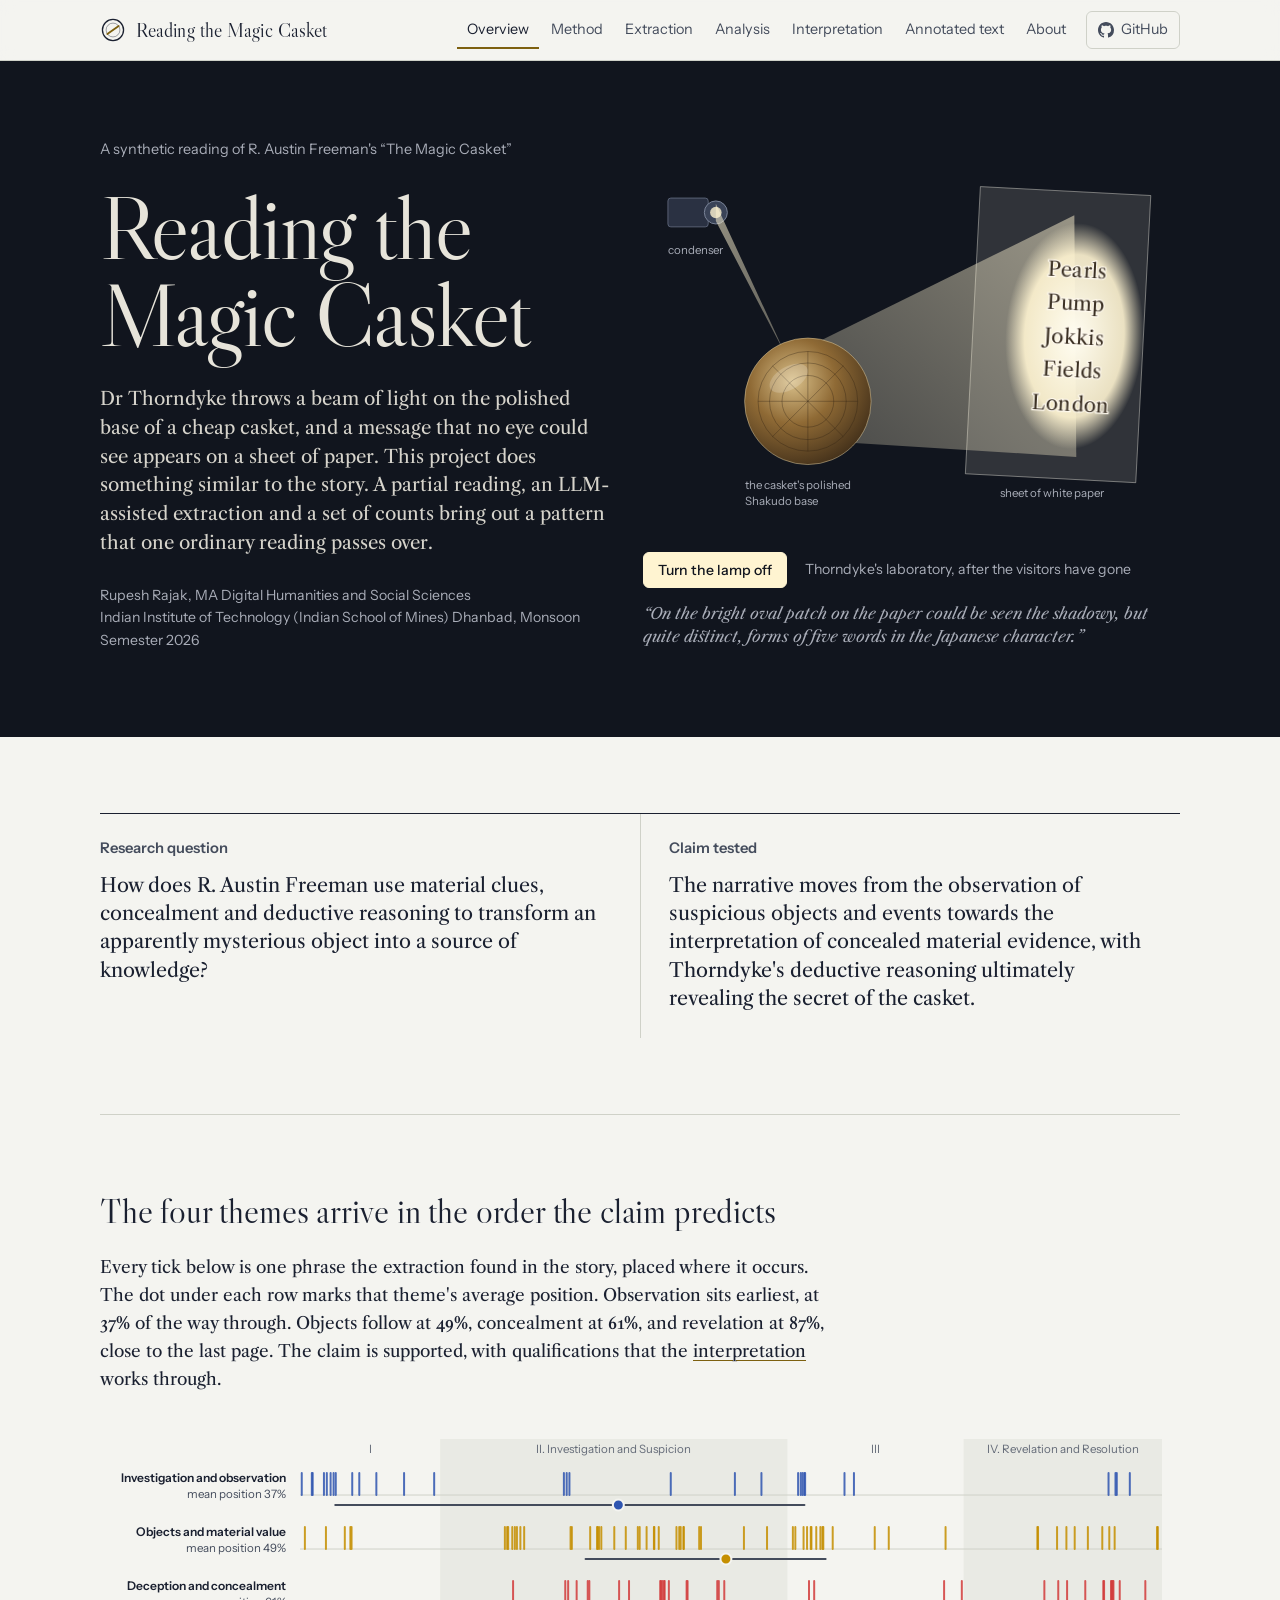
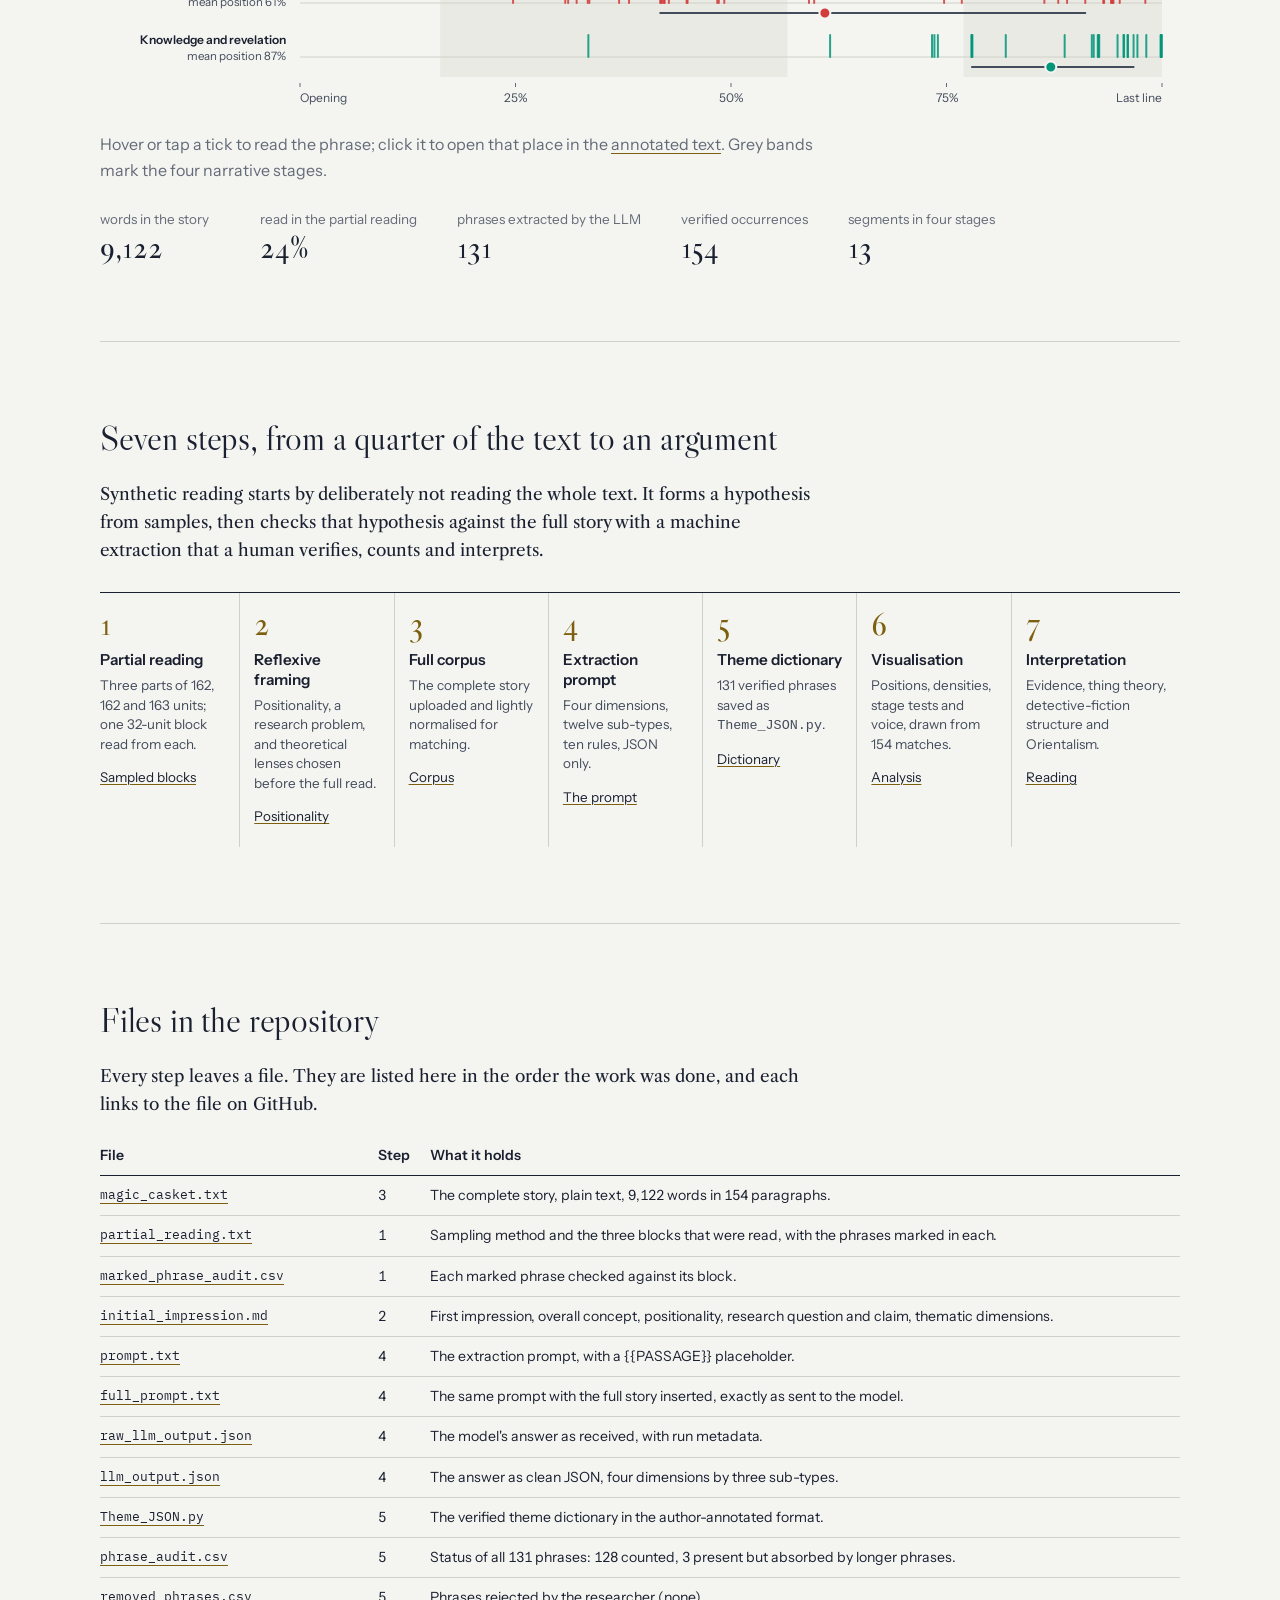
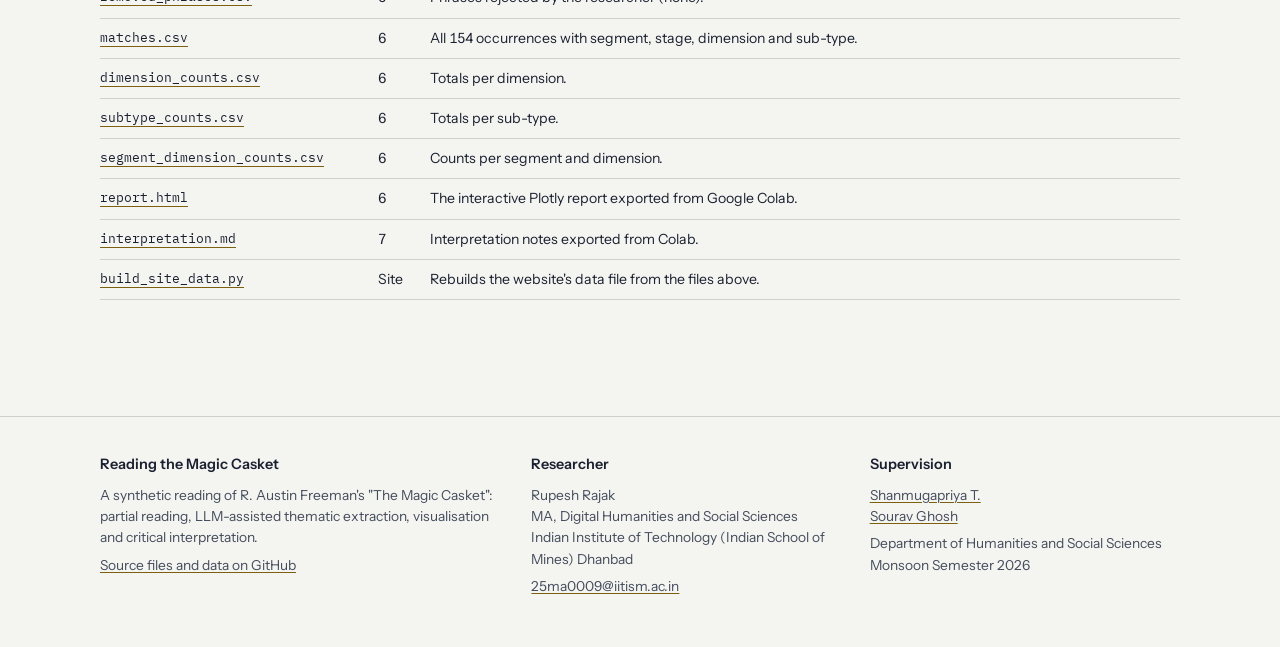
<file: index.html>
<!doctype html>
<html lang="en">
<head>
<meta charset="utf-8">
<meta name="viewport" content="width=device-width, initial-scale=1">
<title>Reading the Magic Casket</title>
<meta name="description" content="A synthetic reading of R. Austin Freeman's detective story The Magic Casket: partial reading, LLM-assisted thematic extraction, visualisation and critical interpretation. MA Digital Humanities project, IIT (ISM) Dhanbad.">
<link rel="icon" href="favicon.svg" type="image/svg+xml">
<link rel="preconnect" href="https://fonts.googleapis.com">
<link rel="preconnect" href="https://fonts.gstatic.com" crossorigin>
<link rel="stylesheet" href="https://fonts.googleapis.com/css2?family=IBM+Plex+Mono:wght@400&family=Instrument+Sans:wght@400;500;600&family=Libre+Caslon+Display&family=Libre+Caslon+Text:ital,wght@0,400;0,700;1,400&display=swap">
<link rel="stylesheet" href="site.css">
</head>
<body>
<a class="skip" href="#main">Skip to content</a>
<header id="site-head"></header>

<main id="main">
  <section class="hero" aria-labelledby="hero-title">
    <div class="wrap">
      <div>
        <p class="credit">A synthetic reading of R. Austin Freeman's “The Magic Casket”</p>
        <h1 id="hero-title">Reading the Magic Casket</h1>
        <p class="lede">Dr Thorndyke throws a beam of light on the polished base of a cheap casket, and a message that no eye could see appears on a sheet of paper. This project does something similar to the story. A partial reading, an LLM-assisted extraction and a set of counts bring out a pattern that one ordinary reading passes over.</p>
        <p class="meta">Rupesh Rajak, MA Digital Humanities and Social Sciences<br>Indian Institute of Technology (Indian School of Mines) Dhanbad, Monsoon Semester 2026</p>
      </div>

      <div>
        <div class="mirror-stage" id="mirror">
          <svg viewBox="0 0 560 400" role="img" aria-labelledby="mirror-desc">
            <desc id="mirror-desc">A lamp shines a beam onto the polished bronze base of the casket. The reflected light falls on a sheet of white paper, where five faint words appear: Pearls, Pump, Jokkis, Fields, London.</desc>
            <defs>
              <radialGradient id="bronze" cx="38%" cy="34%" r="75%">
                <stop offset="0" stop-color="#d9c08a"/><stop offset=".45" stop-color="#8f6a35"/><stop offset="1" stop-color="#3b2a17"/>
              </radialGradient>
              <radialGradient id="patch" cx="50%" cy="50%" r="50%">
                <stop offset="0" stop-color="#fffdf2" stop-opacity="1"/><stop offset=".72" stop-color="#fff4d1" stop-opacity=".9"/><stop offset="1" stop-color="#fff4d1" stop-opacity="0"/>
              </radialGradient>
              <linearGradient id="beamIn" x1="0" y1="0" x2="1" y2="1">
                <stop offset="0" stop-color="#fff4d1" stop-opacity=".55"/><stop offset="1" stop-color="#fff4d1" stop-opacity=".18"/>
              </linearGradient>
              <linearGradient id="beamOut" x1="0" y1="1" x2="1" y2="0">
                <stop offset="0" stop-color="#fff4d1" stop-opacity=".22"/><stop offset="1" stop-color="#fff4d1" stop-opacity=".5"/>
              </linearGradient>
            </defs>

            <!-- sheet of white paper -->
            <g transform="translate(352 34) rotate(3)">
              <rect width="178" height="300" fill="#e9e6dc" opacity=".14"/>
              <rect width="178" height="300" fill="none" stroke="#e9e6dc" stroke-opacity=".45"/>
            </g>
            <!-- condenser lamp -->
            <g transform="translate(26 40)">
              <rect x="0" y="6" width="42" height="30" rx="3" fill="#2a3142" stroke="#5b6478"/>
              <circle cx="50" cy="21" r="12" fill="#3a4357" stroke="#7d869a"/>
              <circle cx="50" cy="21" r="6" fill="#fff4d1" opacity=".8"/>
            </g>

            <g class="beam">
              <polygon points="76,52 76,70 196,300 150,212" fill="url(#beamIn)"/>
              <polygon points="150,212 196,300 452,316 450,64" fill="url(#beamOut)"/>
            </g>

            <!-- casket base: the Shakudo mirror, seen from below -->
            <g transform="translate(172 258)">
              <ellipse rx="66" ry="66" fill="url(#bronze)"/>
              <ellipse rx="66" ry="66" fill="none" stroke="#e6d4a6" stroke-opacity=".5"/>
              <g fill="none" stroke="#2a1d10" stroke-opacity=".38" stroke-width=".9">
                <circle r="52"/><circle r="40"/><circle r="27"/>
                <path d="M-52 0 H52 M0 -52 V52 M-37 -37 L37 37 M-37 37 L37 -37"/>
              </g>
              <ellipse cx="-20" cy="-24" rx="22" ry="12" fill="#fff" opacity=".18" transform="rotate(-30 -20 -24)"/>
            </g>

            <!-- bright oval patch with the hidden words -->
            <g transform="translate(450 190) rotate(3)">
              <ellipse class="patch" rx="72" ry="118" fill="url(#patch)" fill-opacity="0"/>
              <g class="patch-words" font-family="Libre Caslon Text, Georgia, serif" font-size="21" text-anchor="middle" fill="#3a2f22" stroke="#fffaf0" stroke-width="2.4" paint-order="stroke" letter-spacing=".5">
                <text y="-62">Pearls</text>
                <text y="-27">Pump</text>
                <text y="8">Jokkis</text>
                <text y="43">Fields</text>
                <text y="78">London</text>
              </g>
            </g>

            <g font-family="Instrument Sans, Arial, sans-serif" font-size="12" fill="#a9adb8">
              <text x="26" y="104">condenser</text>
              <text x="106" y="350">the casket's polished</text>
              <text x="106" y="366">Shakudo base</text>
              <text x="372" y="358">sheet of white paper</text>
            </g>
          </svg>
        </div>
        <div class="mirror-controls">
          <button class="btn" id="beam-btn" type="button" aria-pressed="false">Throw the beam</button>
          <span>Thorndyke's laboratory, after the visitors have gone</span>
        </div>
        <p class="mirror-quote">“On the bright oval patch on the paper could be seen the shadowy, but quite distinct, forms of five words in the Japanese character.”</p>
      </div>
    </div>
  </section>

  <div class="wrap">
    <section class="sec" aria-label="Research question and claim">
      <div class="qc">
        <div>
          <h2>Research question</h2>
          <p>How does R. Austin Freeman use material clues, concealment and deductive reasoning to transform an apparently mysterious object into a source of knowledge?</p>
        </div>
        <div>
          <h2>Claim tested</h2>
          <p>The narrative moves from the observation of suspicious objects and events towards the interpretation of concealed material evidence, with Thorndyke's deductive reasoning ultimately revealing the secret of the casket.</p>
        </div>
      </div>
    </section>

    <section class="sec" aria-labelledby="finding">
      <h2 id="finding">The four themes arrive in the order the claim predicts</h2>
      <div class="prose">
        <p>Every tick below is one phrase the extraction found in the story, placed where it occurs. The dot under each row marks that theme's average position. Observation sits earliest, at 37% of the way through. Objects follow at 49%, concealment at 61%, and revelation at 87%, close to the last page. The claim is supported, with qualifications that the <a href="interpretation.html">interpretation</a> works through.</p>
      </div>
      <figure class="fig">
        <div class="chart" data-chart="dispersion"></div>
        <figcaption class="ui small muted">Hover or tap a tick to read the phrase; click it to open that place in the <a href="reader.html">annotated text</a>. Grey bands mark the four narrative stages.</figcaption>
      </figure>
      <dl class="facts" aria-label="The project at a glance">
        <div><dt>words in the story</dt><dd class="num">9,122</dd></div>
        <div><dt>read in the partial reading</dt><dd class="num">24%</dd></div>
        <div><dt>phrases extracted by the LLM</dt><dd class="num">131</dd></div>
        <div><dt>verified occurrences</dt><dd class="num">154</dd></div>
        <div><dt>segments in four stages</dt><dd class="num">13</dd></div>
      </dl>
    </section>

    <section class="sec" aria-labelledby="steps">
      <h2 id="steps">Seven steps, from a quarter of the text to an argument</h2>
      <div class="prose"><p>Synthetic reading starts by deliberately not reading the whole text. It forms a hypothesis from samples, then checks that hypothesis against the full story with a machine extraction that a human verifies, counts and interprets.</p></div>
      <ol class="steps">
        <li><h3>Partial reading</h3><p>Three parts of 162, 162 and 163 units; one 32-unit block read from each.</p><a href="method.html#partial">Sampled blocks</a></li>
        <li><h3>Reflexive framing</h3><p>Positionality, a research problem, and theoretical lenses chosen before the full read.</p><a href="method.html#positionality">Positionality</a></li>
        <li><h3>Full corpus</h3><p>The complete story uploaded and lightly normalised for matching.</p><a href="method.html#corpus">Corpus</a></li>
        <li><h3>Extraction prompt</h3><p>Four dimensions, twelve sub-types, ten rules, JSON only.</p><a href="extraction.html#prompt">The prompt</a></li>
        <li><h3>Theme dictionary</h3><p>131 verified phrases saved as <code>Theme_JSON.py</code>.</p><a href="extraction.html#dictionary">Dictionary</a></li>
        <li><h3>Visualisation</h3><p>Positions, densities, stage tests and voice, drawn from 154 matches.</p><a href="analysis.html">Analysis</a></li>
        <li><h3>Interpretation</h3><p>Evidence, thing theory, detective-fiction structure and Orientalism.</p><a href="interpretation.html">Reading</a></li>
      </ol>
    </section>

    <section class="sec" aria-labelledby="files">
      <h2 id="files">Files in the repository</h2>
      <div class="prose"><p>Every step leaves a file. They are listed here in the order the work was done, and each links to the file on GitHub.</p></div>
      <div class="tbl-wrap">
        <table class="t files">
          <thead><tr><th>File</th><th>Step</th><th>What it holds</th></tr></thead>
          <tbody id="file-rows"></tbody>
        </table>
      </div>
    </section>
  </div>
</main>

<footer id="site-foot"></footer>
<script src="casket-data.js"></script>
<script src="site.js"></script>
<script src="charts.js"></script>
<script>
  // magic mirror: one lamp, one reveal
  (function () {
    const stage = document.getElementById("mirror");
    const btn = document.getElementById("beam-btn");
    const patch = stage.querySelector(".patch");
    function set(on) {
      stage.classList.toggle("lit", on);
      patch.setAttribute("fill-opacity", on ? "1" : "0");
      btn.setAttribute("aria-pressed", on);
      btn.textContent = on ? "Turn the lamp off" : "Throw the beam";
    }
    btn.addEventListener("click", () => set(!stage.classList.contains("lit")));
    const reduce = matchMedia("(prefers-reduced-motion: reduce)").matches;
    setTimeout(() => set(true), reduce ? 0 : 900);
  })();

  const FILES = [
    ["magic_casket.txt", "3", "The complete story, plain text, 9,122 words in 154 paragraphs."],
    ["partial_reading.txt", "1", "Sampling method and the three blocks that were read, with the phrases marked in each."],
    ["marked_phrase_audit.csv", "1", "Each marked phrase checked against its block."],
    ["initial_impression.md", "2", "First impression, overall concept, positionality, research question and claim, thematic dimensions."],
    ["prompt.txt", "4", "The extraction prompt, with a {{PASSAGE}} placeholder."],
    ["full_prompt.txt", "4", "The same prompt with the full story inserted, exactly as sent to the model."],
    ["raw_llm_output.json", "4", "The model's answer as received, with run metadata."],
    ["llm_output.json", "4", "The answer as clean JSON, four dimensions by three sub-types."],
    ["Theme_JSON.py", "5", "The verified theme dictionary in the author-annotated format."],
    ["phrase_audit.csv", "5", "Status of all 131 phrases: 128 counted, 3 present but absorbed by longer phrases."],
    ["removed_phrases.csv", "5", "Phrases rejected by the researcher (none)."],
    ["matches.csv", "6", "All 154 occurrences with segment, stage, dimension and sub-type."],
    ["dimension_counts.csv", "6", "Totals per dimension."],
    ["subtype_counts.csv", "6", "Totals per sub-type."],
    ["segment_dimension_counts.csv", "6", "Counts per segment and dimension."],
    ["report.html", "6", "The interactive Plotly report exported from Google Colab."],
    ["interpretation.md", "7", "Interpretation notes exported from Colab."],
    ["build_site_data.py", "Site", "Rebuilds the website's data file from the files above."],
  ];
  document.getElementById("file-rows").innerHTML = FILES.map(([p, s, d]) =>
    `<tr><td><a href="${fileUrl(p)}" target="_blank" rel="noopener">${p}</a></td><td>${s}</td><td>${d}</td></tr>`).join("");
</script>
</body>
</html>
</file>
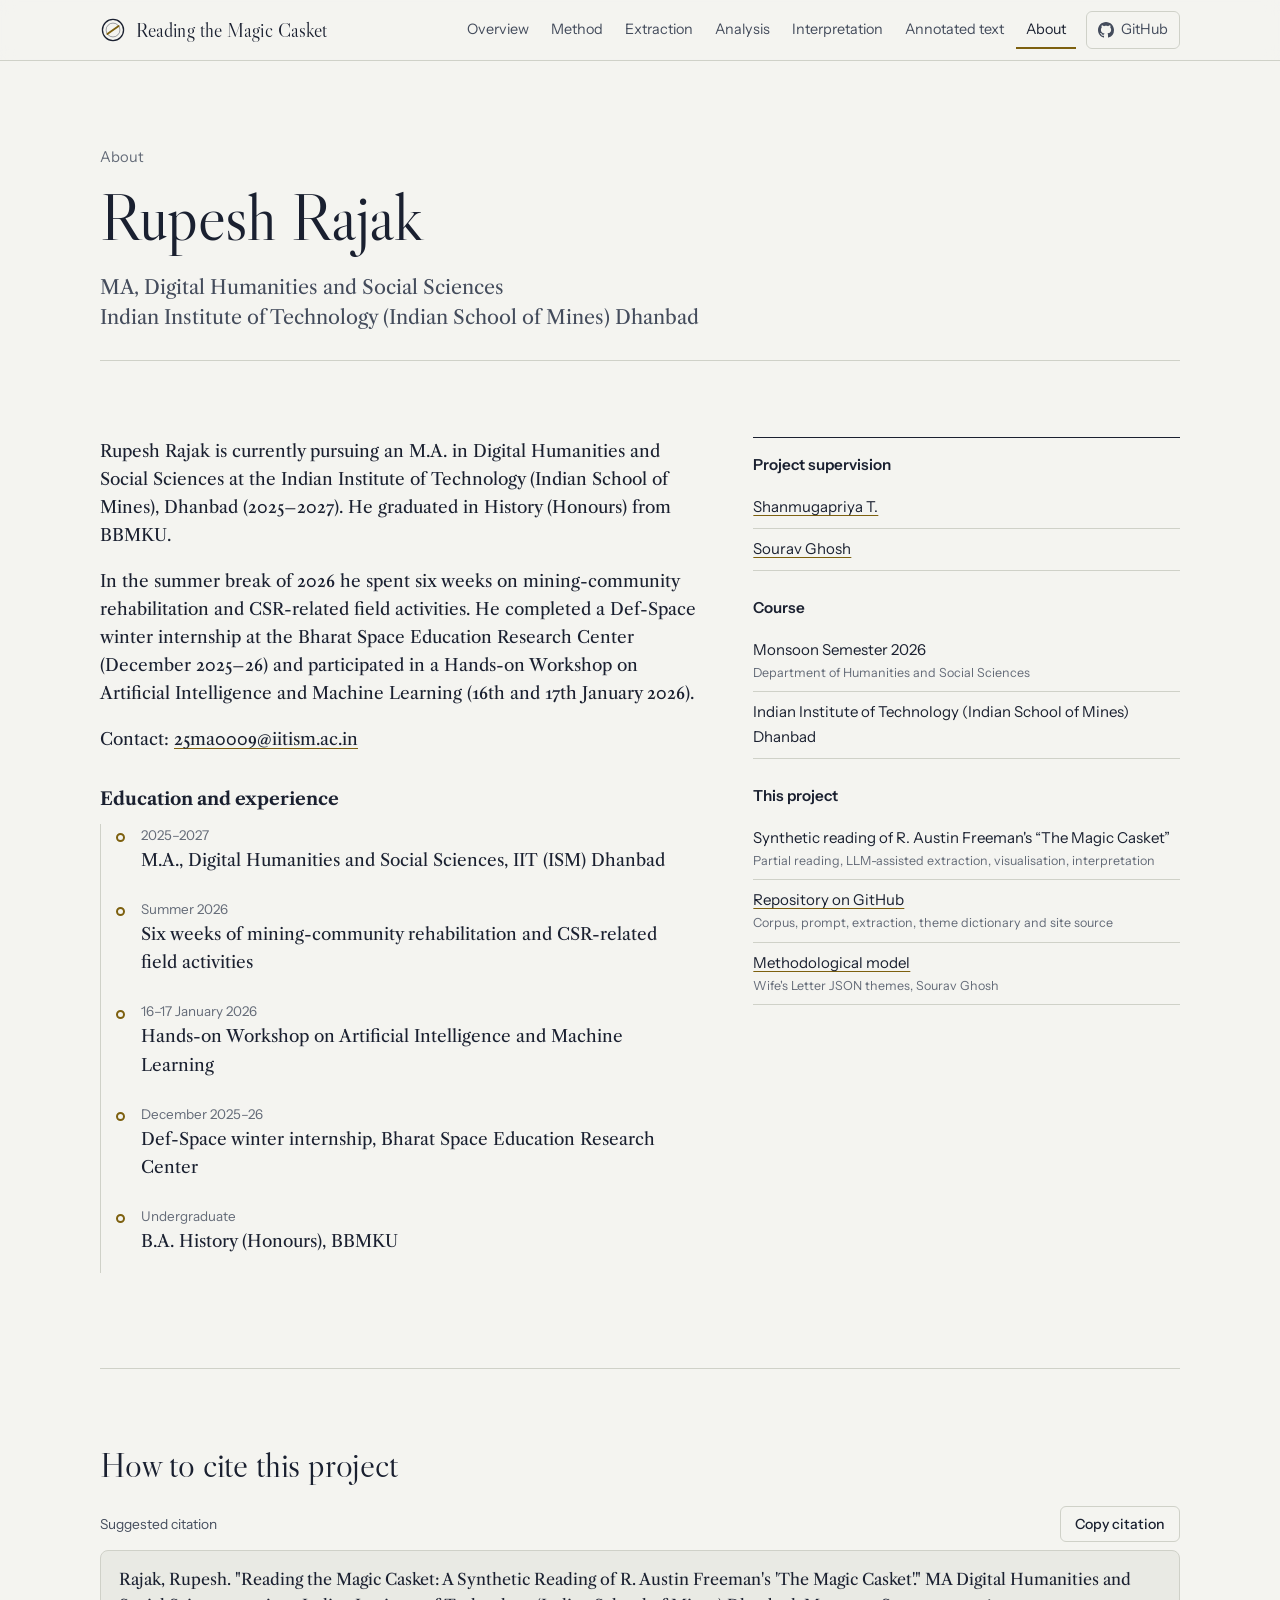
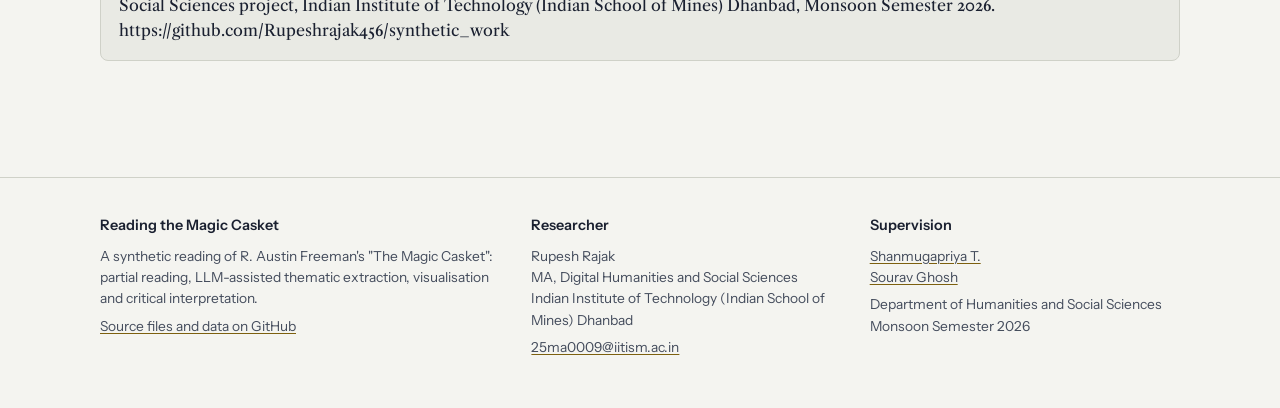
<file: about.html>
<!doctype html>
<html lang="en">
<head>
<meta charset="utf-8">
<meta name="viewport" content="width=device-width, initial-scale=1">
<title>About · Reading the Magic Casket</title>
<meta name="description" content="About Rupesh Rajak, MA Digital Humanities and Social Sciences at IIT (ISM) Dhanbad, and the supervision of this synthetic reading project.">
<link rel="icon" href="favicon.svg" type="image/svg+xml">
<link rel="preconnect" href="https://fonts.googleapis.com">
<link rel="preconnect" href="https://fonts.gstatic.com" crossorigin>
<link rel="stylesheet" href="https://fonts.googleapis.com/css2?family=IBM+Plex+Mono:wght@400&family=Instrument+Sans:wght@400;500;600&family=Libre+Caslon+Display&family=Libre+Caslon+Text:ital,wght@0,400;0,700;1,400&display=swap">
<link rel="stylesheet" href="site.css">
</head>
<body>
<a class="skip" href="#main">Skip to content</a>
<header id="site-head"></header>

<main id="main" class="wrap">
  <header class="page-title">
    <p class="kicker">About</p>
    <h1>Rupesh Rajak</h1>
    <p class="lede">MA, Digital Humanities and Social Sciences<br>Indian Institute of Technology (Indian School of Mines) Dhanbad</p>
  </header>

  <section class="sec">
    <div class="about-grid">
      <div class="prose">
        <p>Rupesh Rajak is currently pursuing an M.A. in Digital Humanities and Social Sciences at the Indian Institute of Technology (Indian School of Mines), Dhanbad (2025–2027). He graduated in History (Honours) from BBMKU.</p>
        <p>In the summer break of 2026 he spent six weeks on mining-community rehabilitation and CSR-related field activities. He completed a Def-Space winter internship at the Bharat Space Education Research Center (December 2025–26) and participated in a Hands-on Workshop on Artificial Intelligence and Machine Learning (16th and 17th January 2026).</p>
        <p>Contact: <a href="mailto:25ma0009@iitism.ac.in">25ma0009@iitism.ac.in</a></p>

        <h3>Education and experience</h3>
        <ul class="timeline">
          <li><time>2025–2027</time>M.A., Digital Humanities and Social Sciences, IIT (ISM) Dhanbad</li>
          <li><time>Summer 2026</time>Six weeks of mining-community rehabilitation and CSR-related field activities</li>
          <li><time>16–17 January 2026</time>Hands-on Workshop on Artificial Intelligence and Machine Learning</li>
          <li><time>December 2025–26</time>Def-Space winter internship, Bharat Space Education Research Center</li>
          <li><time>Undergraduate</time>B.A. History (Honours), BBMKU</li>
        </ul>
      </div>

      <div>
        <div class="card-plain">
          <h2>Project supervision</h2>
          <ul>
            <li><a href="https://shanmugapriya.com/" target="_blank" rel="noopener">Shanmugapriya T.</a></li>
            <li><a href="https://linktr.ee/sourav.dh.litcult" target="_blank" rel="noopener">Sourav Ghosh</a></li>
          </ul>
          <h2>Course</h2>
          <ul>
            <li>Monsoon Semester 2026<small>Department of Humanities and Social Sciences</small></li>
            <li>Indian Institute of Technology (Indian School of Mines) Dhanbad</li>
          </ul>
          <h2>This project</h2>
          <ul>
            <li>Synthetic reading of R. Austin Freeman's “The Magic Casket”<small>Partial reading, LLM-assisted extraction, visualisation, interpretation</small></li>
            <li><a id="repo-link" href="#" target="_blank" rel="noopener">Repository on GitHub</a><small>Corpus, prompt, extraction, theme dictionary and site source</small></li>
            <li><a href="https://github.com/SouravGhosh-digital-humanities/Wifes_Letter_JSON_themes" target="_blank" rel="noopener">Methodological model</a><small>Wife's Letter JSON themes, Sourav Ghosh</small></li>
          </ul>
        </div>
      </div>
    </div>
  </section>

  <section class="sec" aria-labelledby="h-cite">
    <h2 id="h-cite">How to cite this project</h2>
    <div class="code-head"><span>Suggested citation</span><button class="btn ghost" id="copy-cite" data-label="Copy citation" type="button">Copy citation</button></div>
    <pre class="code" id="cite" style="font-family:var(--f-text);font-size:1rem;white-space:pre-wrap"></pre>
  </section>
</main>

<footer id="site-foot"></footer>
<script src="casket-data.js"></script>
<script src="site.js"></script>
<script>
  document.getElementById("repo-link").href = SITE.repo;
  const cite = `Rajak, Rupesh. "Reading the Magic Casket: A Synthetic Reading of R. Austin Freeman's 'The Magic Casket'." MA Digital Humanities and Social Sciences project, Indian Institute of Technology (Indian School of Mines) Dhanbad, Monsoon Semester 2026. ${SITE.repo}`;
  document.getElementById("cite").textContent = cite;
  copyButton(document.getElementById("copy-cite"), () => cite);
</script>
</body>
</html>
</file>
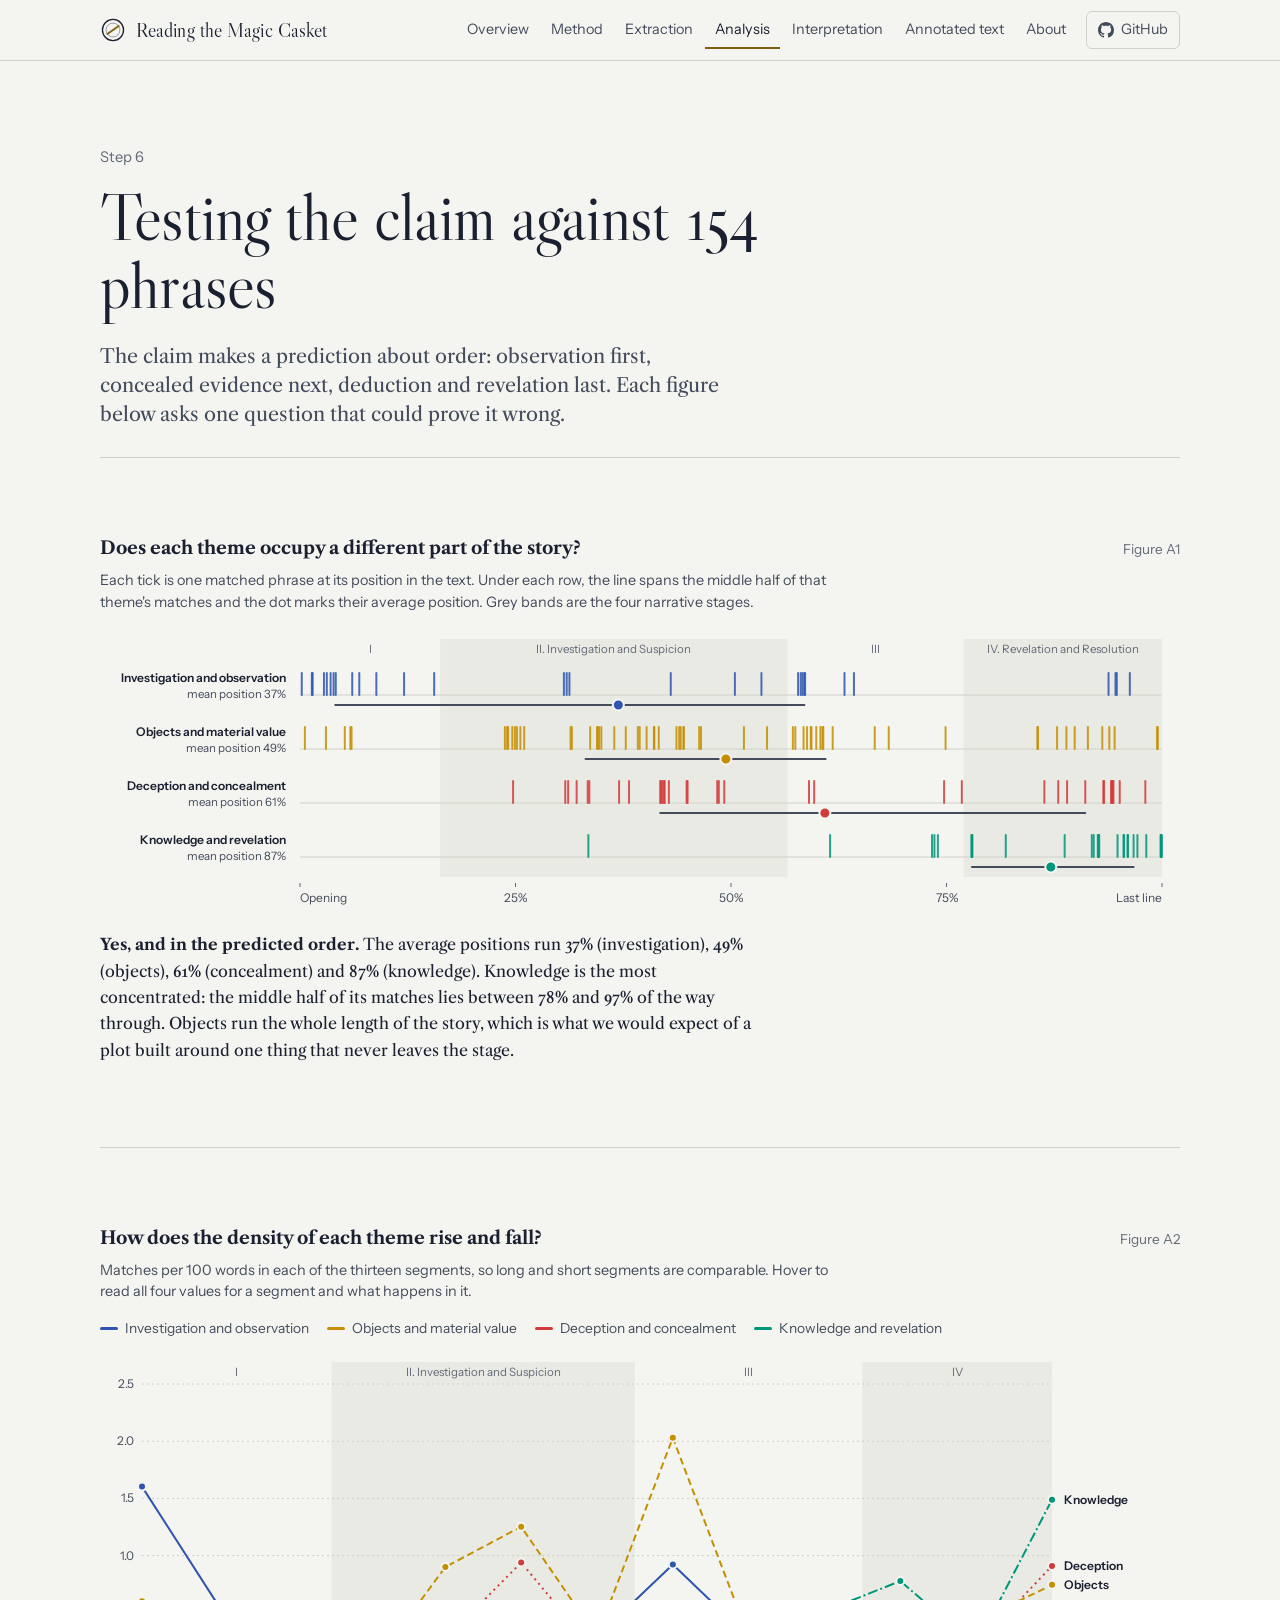
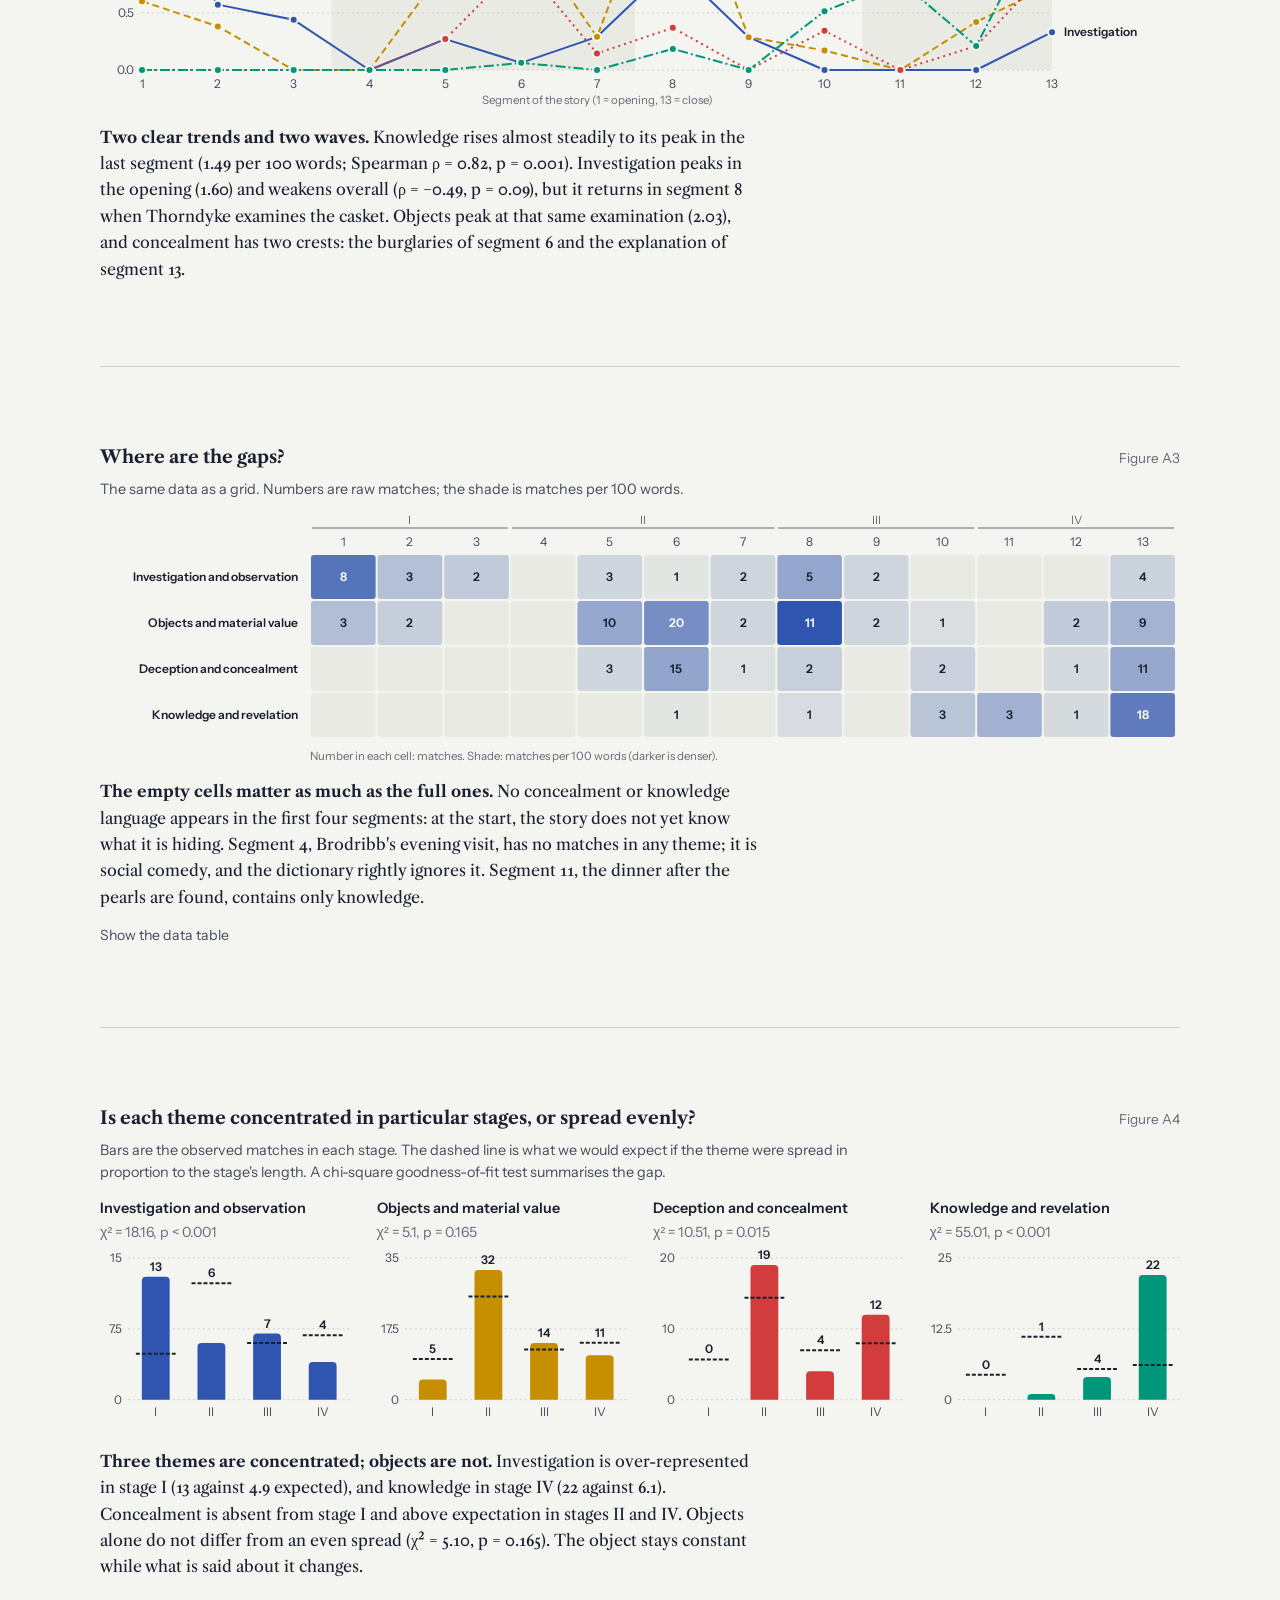
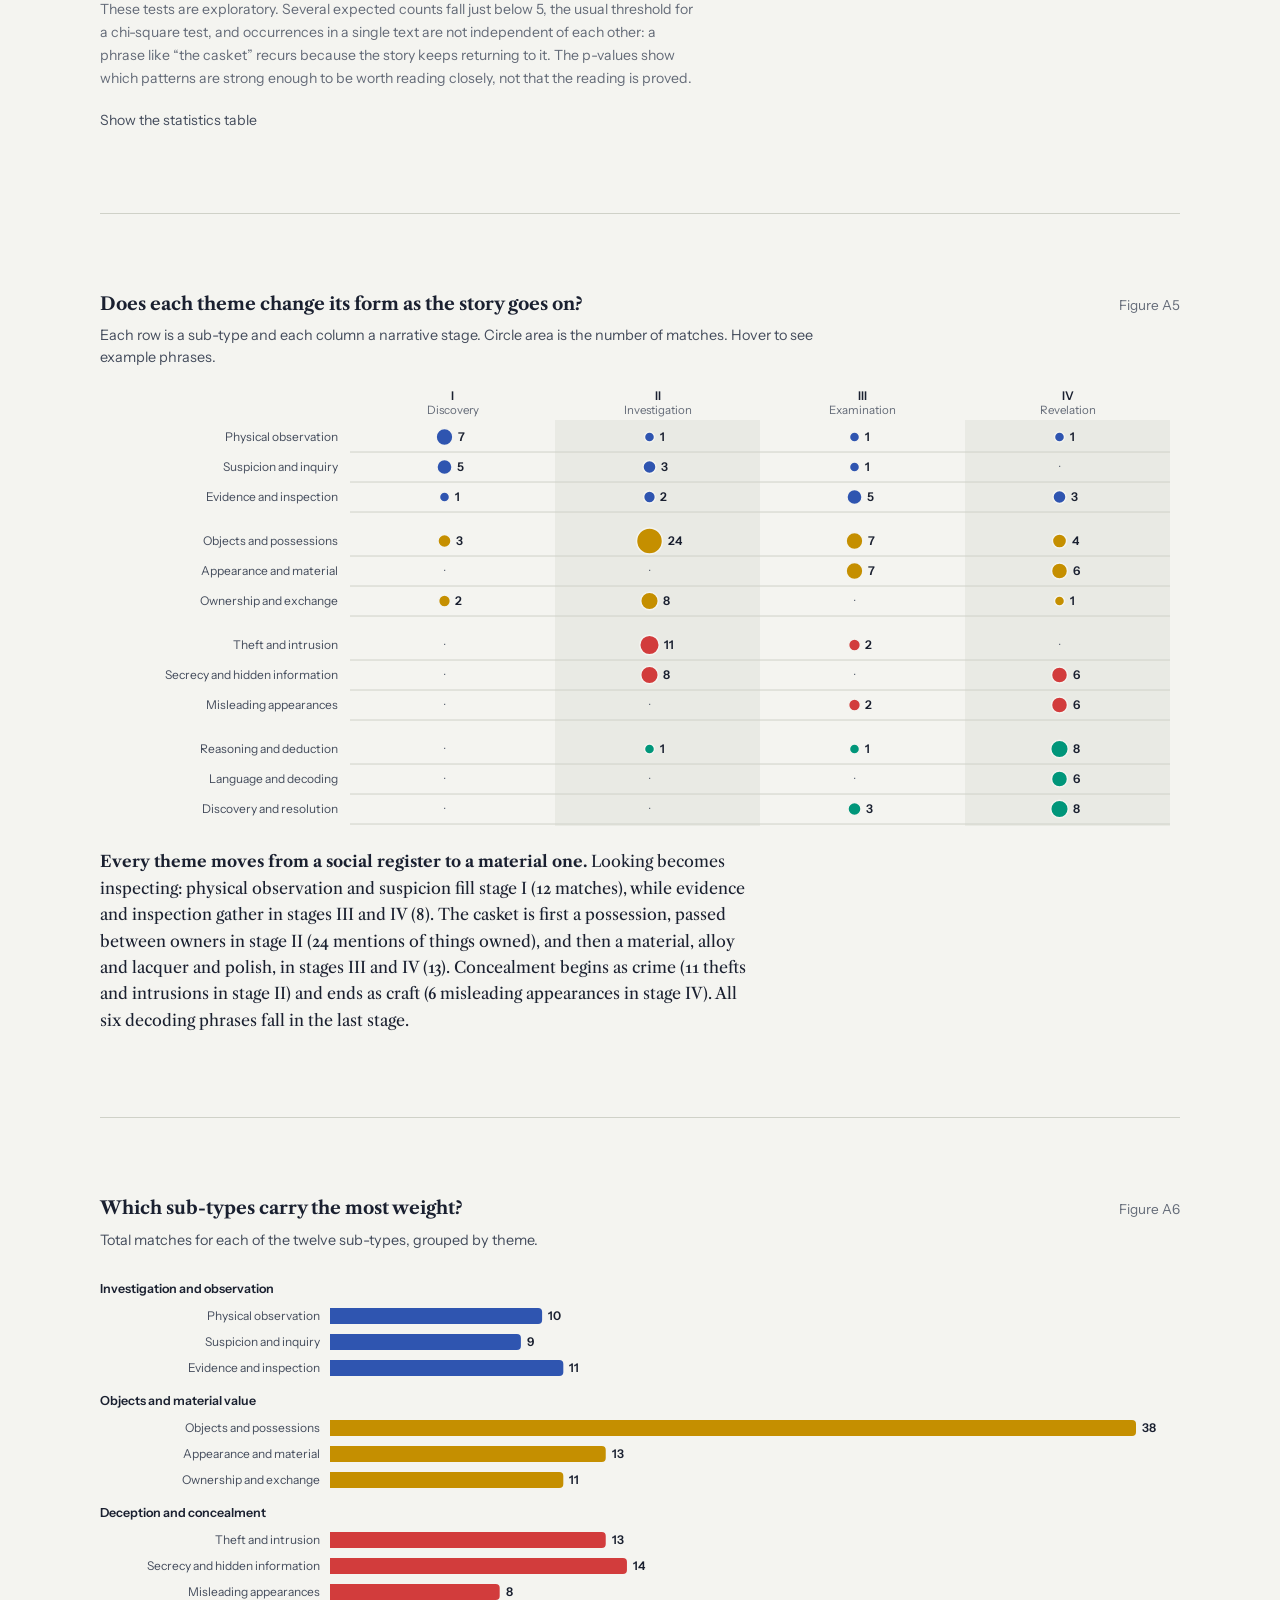
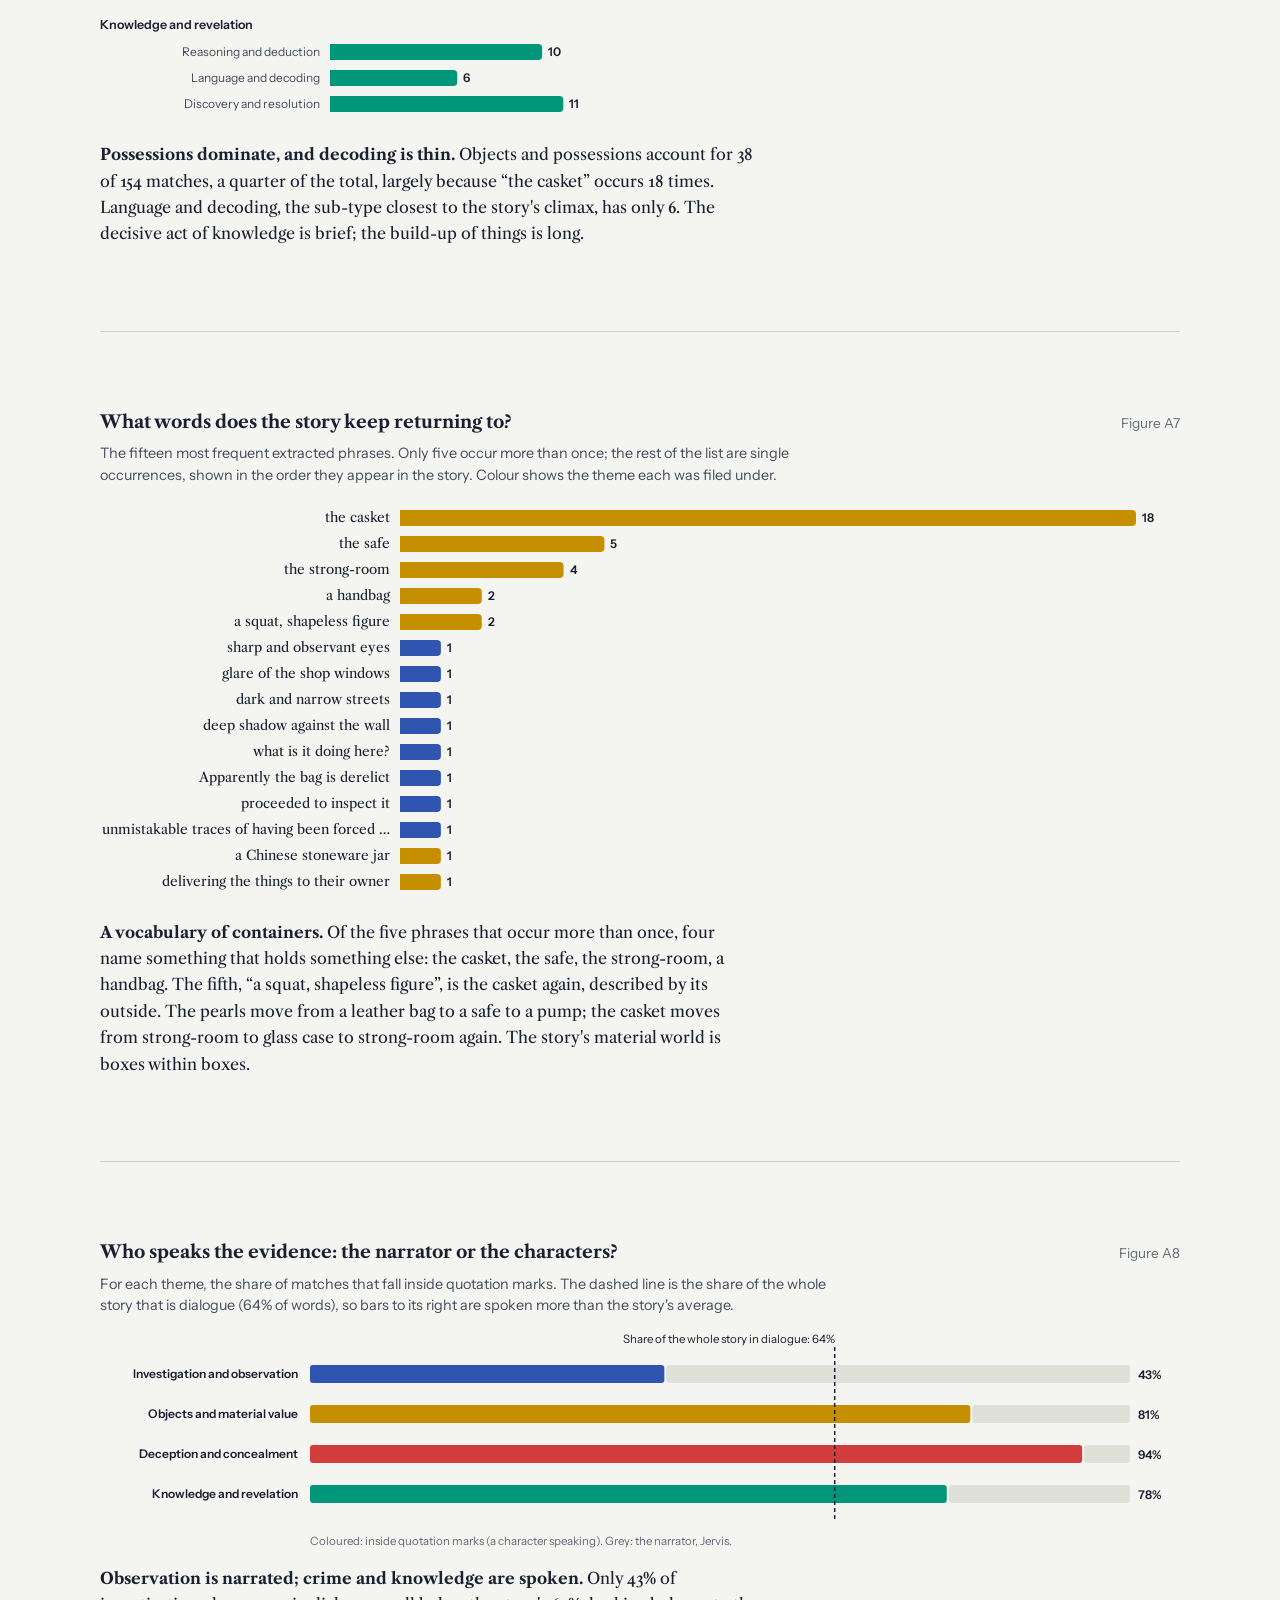
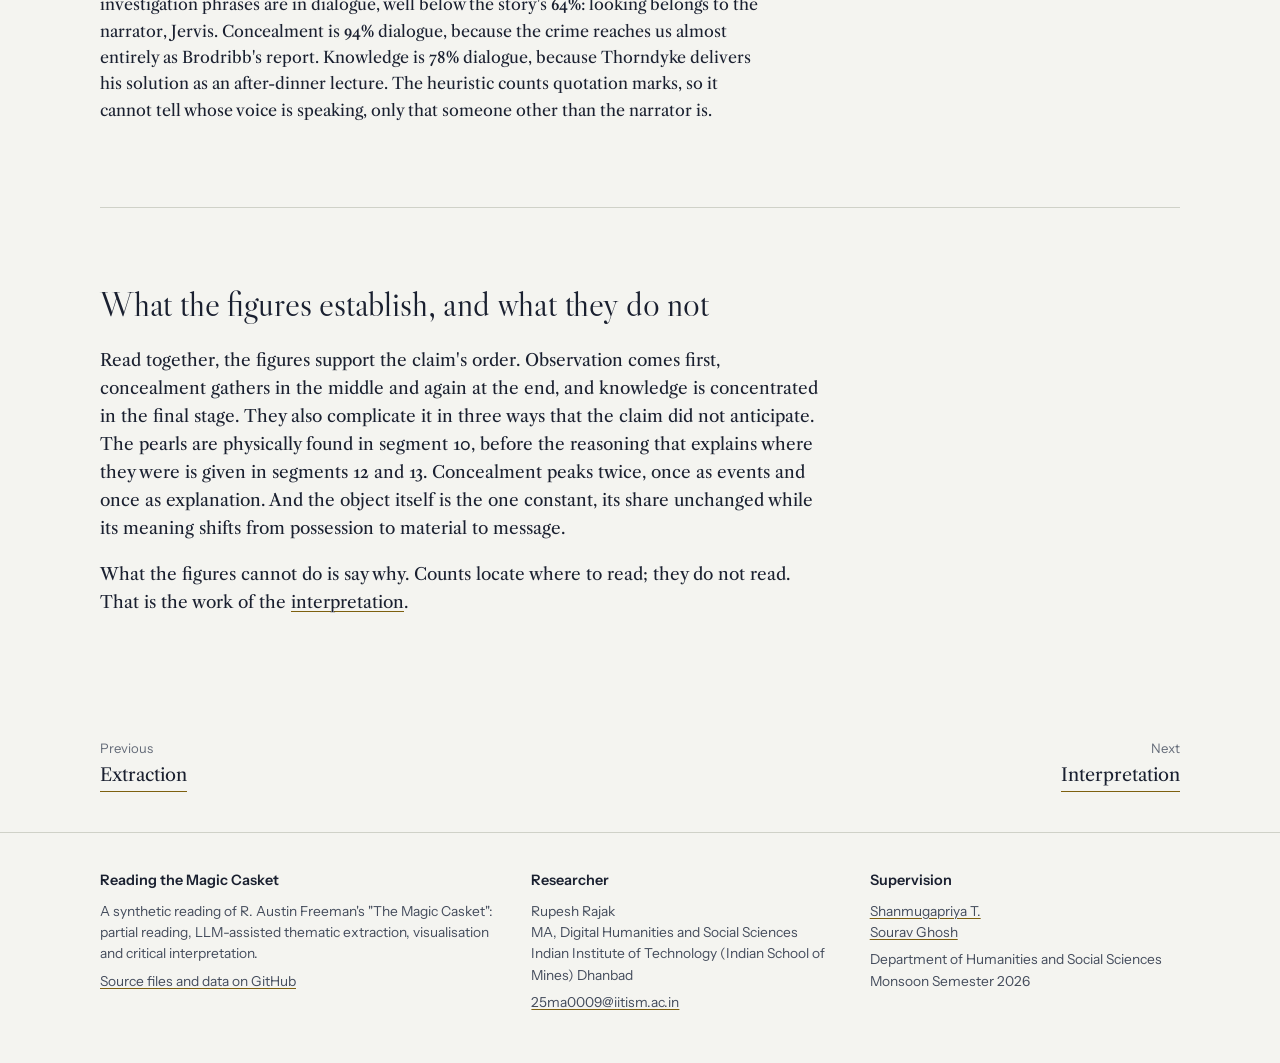
<file: analysis.html>
<!doctype html>
<html lang="en">
<head>
<meta charset="utf-8">
<meta name="viewport" content="width=device-width, initial-scale=1">
<title>Analysis · Reading the Magic Casket</title>
<meta name="description" content="Interactive visualisations testing whether The Magic Casket moves from observation to revelation: positions, densities, stage tests, sub-types and narrative voice.">
<link rel="icon" href="favicon.svg" type="image/svg+xml">
<link rel="preconnect" href="https://fonts.googleapis.com">
<link rel="preconnect" href="https://fonts.gstatic.com" crossorigin>
<link rel="stylesheet" href="https://fonts.googleapis.com/css2?family=IBM+Plex+Mono:wght@400&family=Instrument+Sans:wght@400;500;600&family=Libre+Caslon+Display&family=Libre+Caslon+Text:ital,wght@0,400;0,700;1,400&display=swap">
<link rel="stylesheet" href="site.css">
</head>
<body>
<a class="skip" href="#main">Skip to content</a>
<header id="site-head"></header>

<main id="main" class="wrap">
  <header class="page-title">
    <p class="kicker">Step 6</p>
    <h1>Testing the claim against 154 phrases</h1>
    <p class="lede">The claim makes a prediction about order: observation first, concealed evidence next, deduction and revelation last. Each figure below asks one question that could prove it wrong.</p>
  </header>

  <section class="sec" aria-labelledby="h-a1">
    <figure class="fig" style="margin-top:0">
      <div class="fig-head"><h3 id="h-a1">Does each theme occupy a different part of the story?</h3><span class="fig-no">Figure A1</span></div>
      <p class="how">Each tick is one matched phrase at its position in the text. Under each row, the line spans the middle half of that theme's matches and the dot marks their average position. Grey bands are the four narrative stages.</p>
      <div class="chart" data-chart="dispersion"></div>
      <figcaption><b>Yes, and in the predicted order.</b> The average positions run 37% (investigation), 49% (objects), 61% (concealment) and 87% (knowledge). Knowledge is the most concentrated: the middle half of its matches lies between 78% and 97% of the way through. Objects run the whole length of the story, which is what we would expect of a plot built around one thing that never leaves the stage.</figcaption>
    </figure>
  </section>

  <section class="sec" aria-labelledby="h-a2">
    <figure class="fig" style="margin-top:0">
      <div class="fig-head"><h3 id="h-a2">How does the density of each theme rise and fall?</h3><span class="fig-no">Figure A2</span></div>
      <p class="how">Matches per 100 words in each of the thirteen segments, so long and short segments are comparable. Hover to read all four values for a segment and what happens in it.</p>
      <div data-legend="line"></div>
      <div class="chart" data-chart="lines"></div>
      <figcaption><b>Two clear trends and two waves.</b> Knowledge rises almost steadily to its peak in the last segment (1.49 per 100 words; Spearman ρ = 0.82, p = 0.001). Investigation peaks in the opening (1.60) and weakens overall (ρ = −0.49, p = 0.09), but it returns in segment 8 when Thorndyke examines the casket. Objects peak at that same examination (2.03), and concealment has two crests: the burglaries of segment 6 and the explanation of segment 13.</figcaption>
    </figure>
  </section>

  <section class="sec" aria-labelledby="h-a3">
    <figure class="fig" style="margin-top:0">
      <div class="fig-head"><h3 id="h-a3">Where are the gaps?</h3><span class="fig-no">Figure A3</span></div>
      <p class="how">The same data as a grid. Numbers are raw matches; the shade is matches per 100 words.</p>
      <div class="chart" data-chart="heatmap"></div>
      <figcaption><b>The empty cells matter as much as the full ones.</b> No concealment or knowledge language appears in the first four segments: at the start, the story does not yet know what it is hiding. Segment 4, Brodribb's evening visit, has no matches in any theme; it is social comedy, and the dictionary rightly ignores it. Segment 11, the dinner after the pearls are found, contains only knowledge.</figcaption>
    </figure>
    <details class="data"><summary>Show the data table</summary><div data-table="segments"></div></details>
  </section>

  <section class="sec" aria-labelledby="h-a4">
    <figure class="fig" style="margin-top:0">
      <div class="fig-head"><h3 id="h-a4">Is each theme concentrated in particular stages, or spread evenly?</h3><span class="fig-no">Figure A4</span></div>
      <p class="how">Bars are the observed matches in each stage. The dashed line is what we would expect if the theme were spread in proportion to the stage's length. A chi-square goodness-of-fit test summarises the gap.</p>
      <div class="chart" data-chart="stages"></div>
      <figcaption><b>Three themes are concentrated; objects are not.</b> Investigation is over-represented in stage I (13 against 4.9 expected), and knowledge in stage IV (22 against 6.1). Concealment is absent from stage I and above expectation in stages II and IV. Objects alone do not differ from an even spread (χ² = 5.10, p = 0.165). The object stays constant while what is said about it changes.</figcaption>
    </figure>
    <div class="prose small ui" style="margin-top:18px">
      <p class="muted">These tests are exploratory. Several expected counts fall just below 5, the usual threshold for a chi-square test, and occurrences in a single text are not independent of each other: a phrase like “the casket” recurs because the story keeps returning to it. The p-values show which patterns are strong enough to be worth reading closely, not that the reading is proved.</p>
    </div>
    <details class="data"><summary>Show the statistics table</summary><div data-table="stats"></div></details>
  </section>

  <section class="sec" aria-labelledby="h-a5">
    <figure class="fig" style="margin-top:0">
      <div class="fig-head"><h3 id="h-a5">Does each theme change its form as the story goes on?</h3><span class="fig-no">Figure A5</span></div>
      <p class="how">Each row is a sub-type and each column a narrative stage. Circle area is the number of matches. Hover to see example phrases.</p>
      <div class="chart" data-chart="substage"></div>
      <figcaption><b>Every theme moves from a social register to a material one.</b> Looking becomes inspecting: physical observation and suspicion fill stage I (12 matches), while evidence and inspection gather in stages III and IV (8). The casket is first a possession, passed between owners in stage II (24 mentions of things owned), and then a material, alloy and lacquer and polish, in stages III and IV (13). Concealment begins as crime (11 thefts and intrusions in stage II) and ends as craft (6 misleading appearances in stage IV). All six decoding phrases fall in the last stage.</figcaption>
    </figure>
  </section>

  <section class="sec" aria-labelledby="h-a6">
    <figure class="fig" style="margin-top:0">
      <div class="fig-head"><h3 id="h-a6">Which sub-types carry the most weight?</h3><span class="fig-no">Figure A6</span></div>
      <p class="how">Total matches for each of the twelve sub-types, grouped by theme.</p>
      <div class="chart" data-chart="subtypes"></div>
      <figcaption><b>Possessions dominate, and decoding is thin.</b> Objects and possessions account for 38 of 154 matches, a quarter of the total, largely because “the casket” occurs 18 times. Language and decoding, the sub-type closest to the story's climax, has only 6. The decisive act of knowledge is brief; the build-up of things is long.</figcaption>
    </figure>
  </section>

  <section class="sec" aria-labelledby="h-a7">
    <figure class="fig" style="margin-top:0">
      <div class="fig-head"><h3 id="h-a7">What words does the story keep returning to?</h3><span class="fig-no">Figure A7</span></div>
      <p class="how">The fifteen most frequent extracted phrases. Only five occur more than once; the rest of the list are single occurrences, shown in the order they appear in the story. Colour shows the theme each was filed under.</p>
      <div class="chart" data-chart="phrases"></div>
      <figcaption><b>A vocabulary of containers.</b> Of the five phrases that occur more than once, four name something that holds something else: the casket, the safe, the strong-room, a handbag. The fifth, “a squat, shapeless figure”, is the casket again, described by its outside. The pearls move from a leather bag to a safe to a pump; the casket moves from strong-room to glass case to strong-room again. The story's material world is boxes within boxes.</figcaption>
    </figure>
  </section>

  <section class="sec" id="voice" aria-labelledby="h-a8">
    <figure class="fig" style="margin-top:0">
      <div class="fig-head"><h3 id="h-a8">Who speaks the evidence: the narrator or the characters?</h3><span class="fig-no">Figure A8</span></div>
      <p class="how">For each theme, the share of matches that fall inside quotation marks. The dashed line is the share of the whole story that is dialogue (64% of words), so bars to its right are spoken more than the story's average.</p>
      <div class="chart" data-chart="voice"></div>
      <figcaption><b>Observation is narrated; crime and knowledge are spoken.</b> Only 43% of investigation phrases are in dialogue, well below the story's 64%: looking belongs to the narrator, Jervis. Concealment is 94% dialogue, because the crime reaches us almost entirely as Brodribb's report. Knowledge is 78% dialogue, because Thorndyke delivers his solution as an after-dinner lecture. The heuristic counts quotation marks, so it cannot tell whose voice is speaking, only that someone other than the narrator is.</figcaption>
    </figure>
  </section>

  <section class="sec" aria-labelledby="h-sum">
    <h2 id="h-sum">What the figures establish, and what they do not</h2>
    <div class="prose">
      <p>Read together, the figures support the claim's order. Observation comes first, concealment gathers in the middle and again at the end, and knowledge is concentrated in the final stage. They also complicate it in three ways that the claim did not anticipate. The pearls are physically found in segment 10, before the reasoning that explains where they were is given in segments 12 and 13. Concealment peaks twice, once as events and once as explanation. And the object itself is the one constant, its share unchanged while its meaning shifts from possession to material to message.</p>
      <p>What the figures cannot do is say why. Counts locate where to read; they do not read. That is the work of the <a href="interpretation.html">interpretation</a>.</p>
    </div>
  </section>

  <nav class="next-prev" aria-label="Pages">
    <a href="extraction.html"><span>Previous</span><b>Extraction</b></a>
    <a class="nx" href="interpretation.html"><span>Next</span><b>Interpretation</b></a>
  </nav>
</main>

<footer id="site-foot"></footer>
<script src="casket-data.js"></script>
<script src="site.js"></script>
<script src="charts.js"></script>
</body>
</html>
</file>
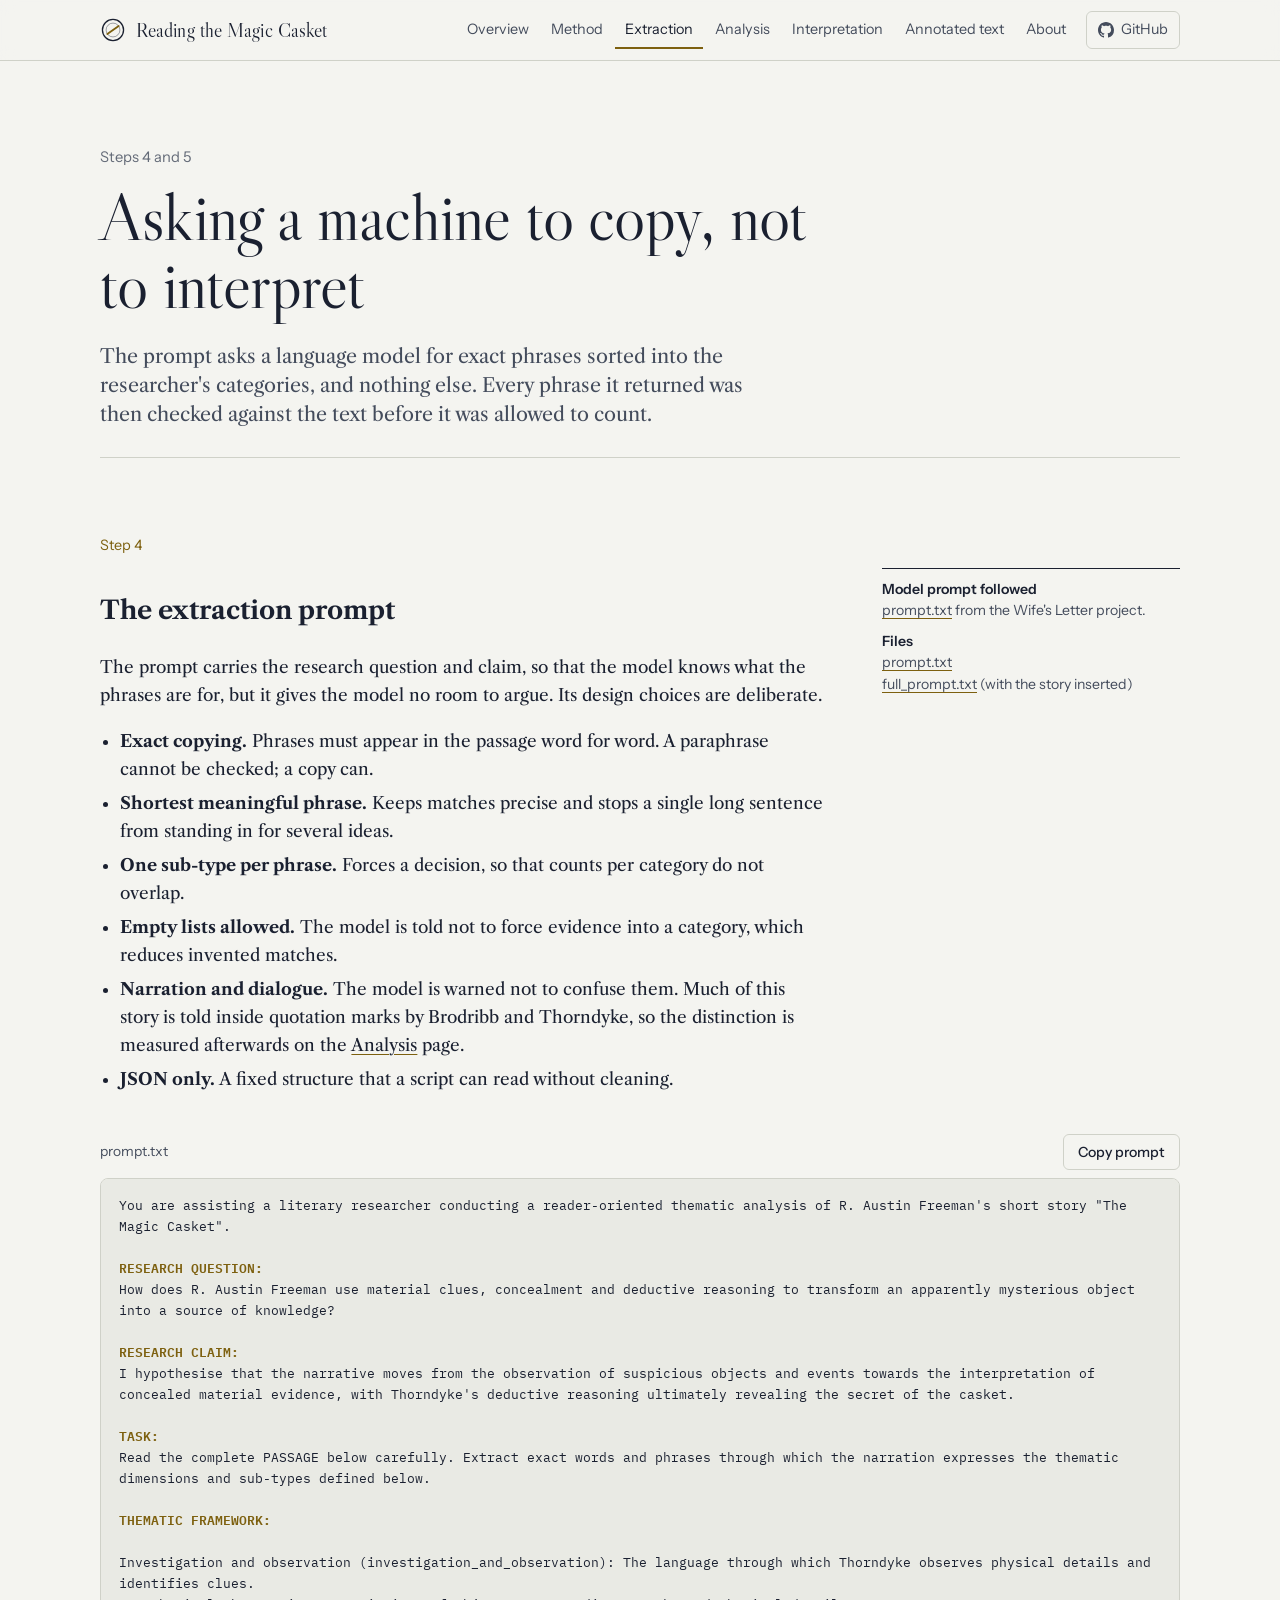
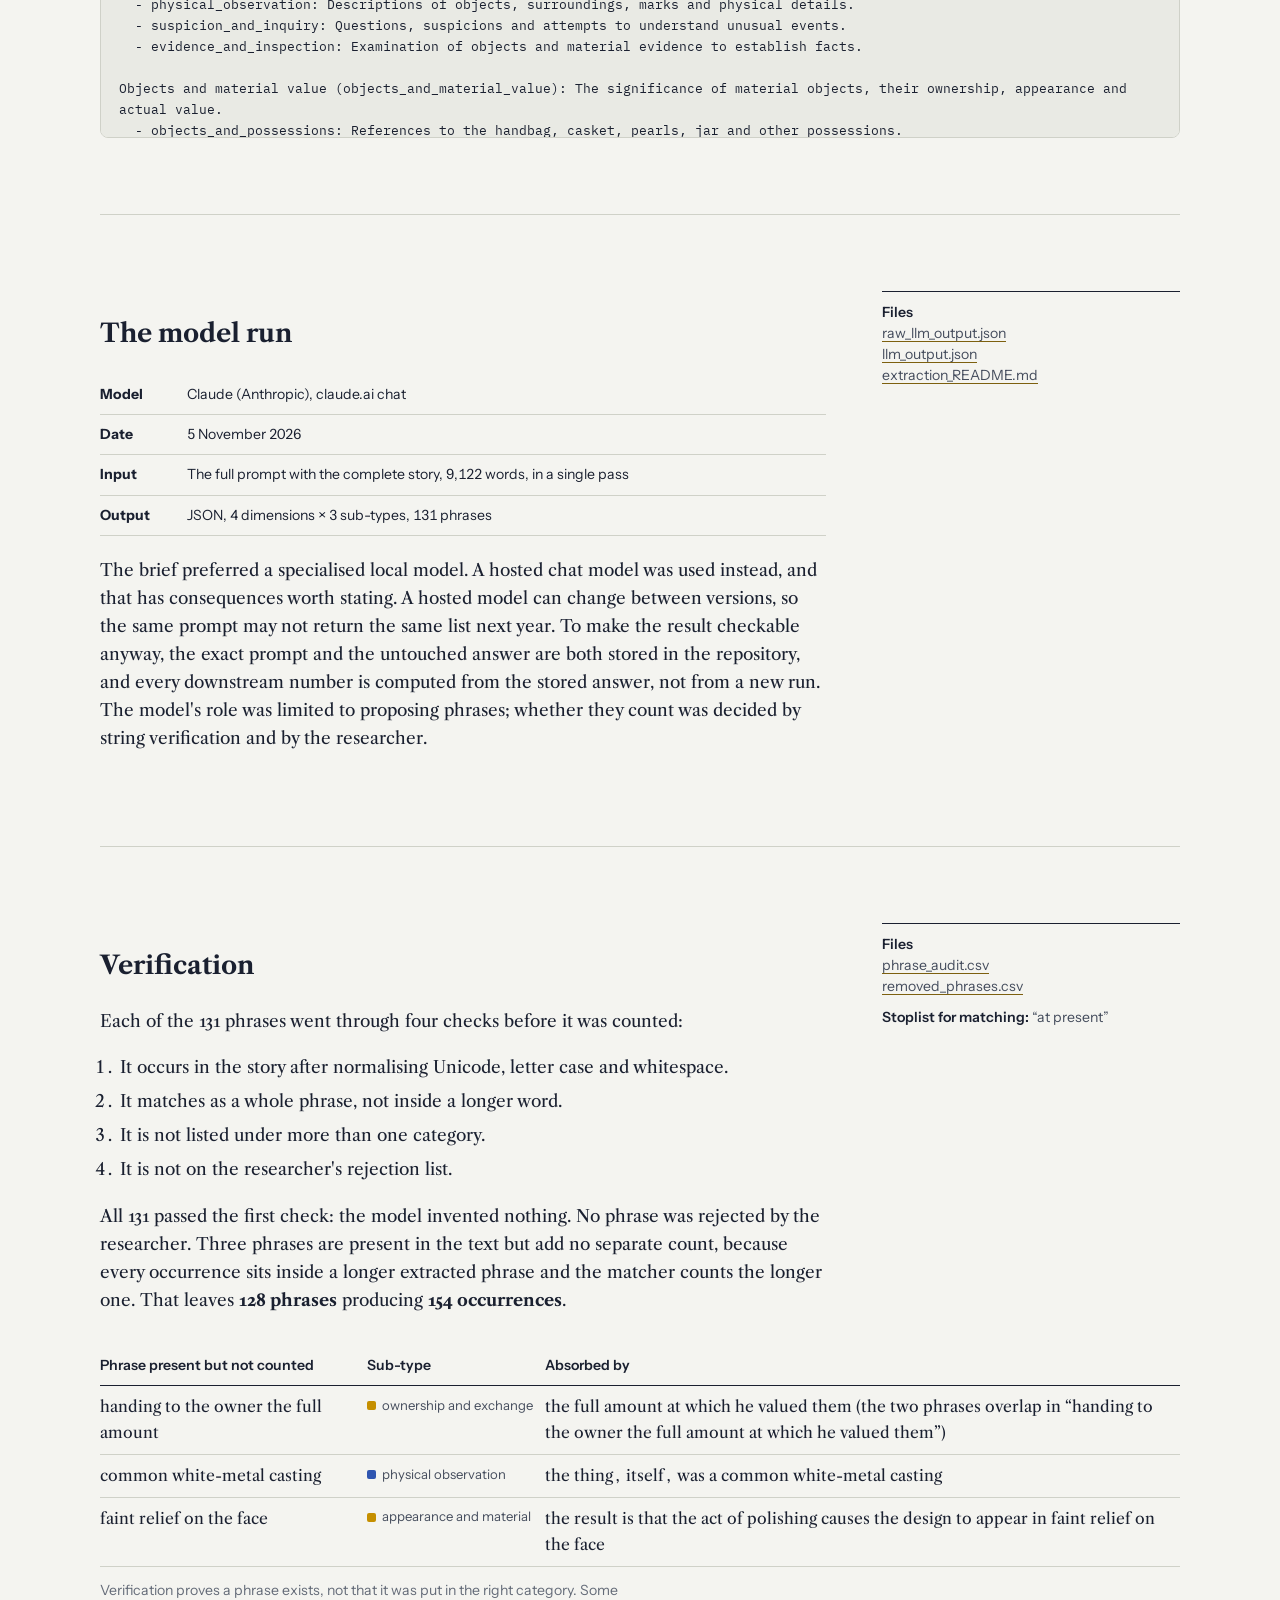
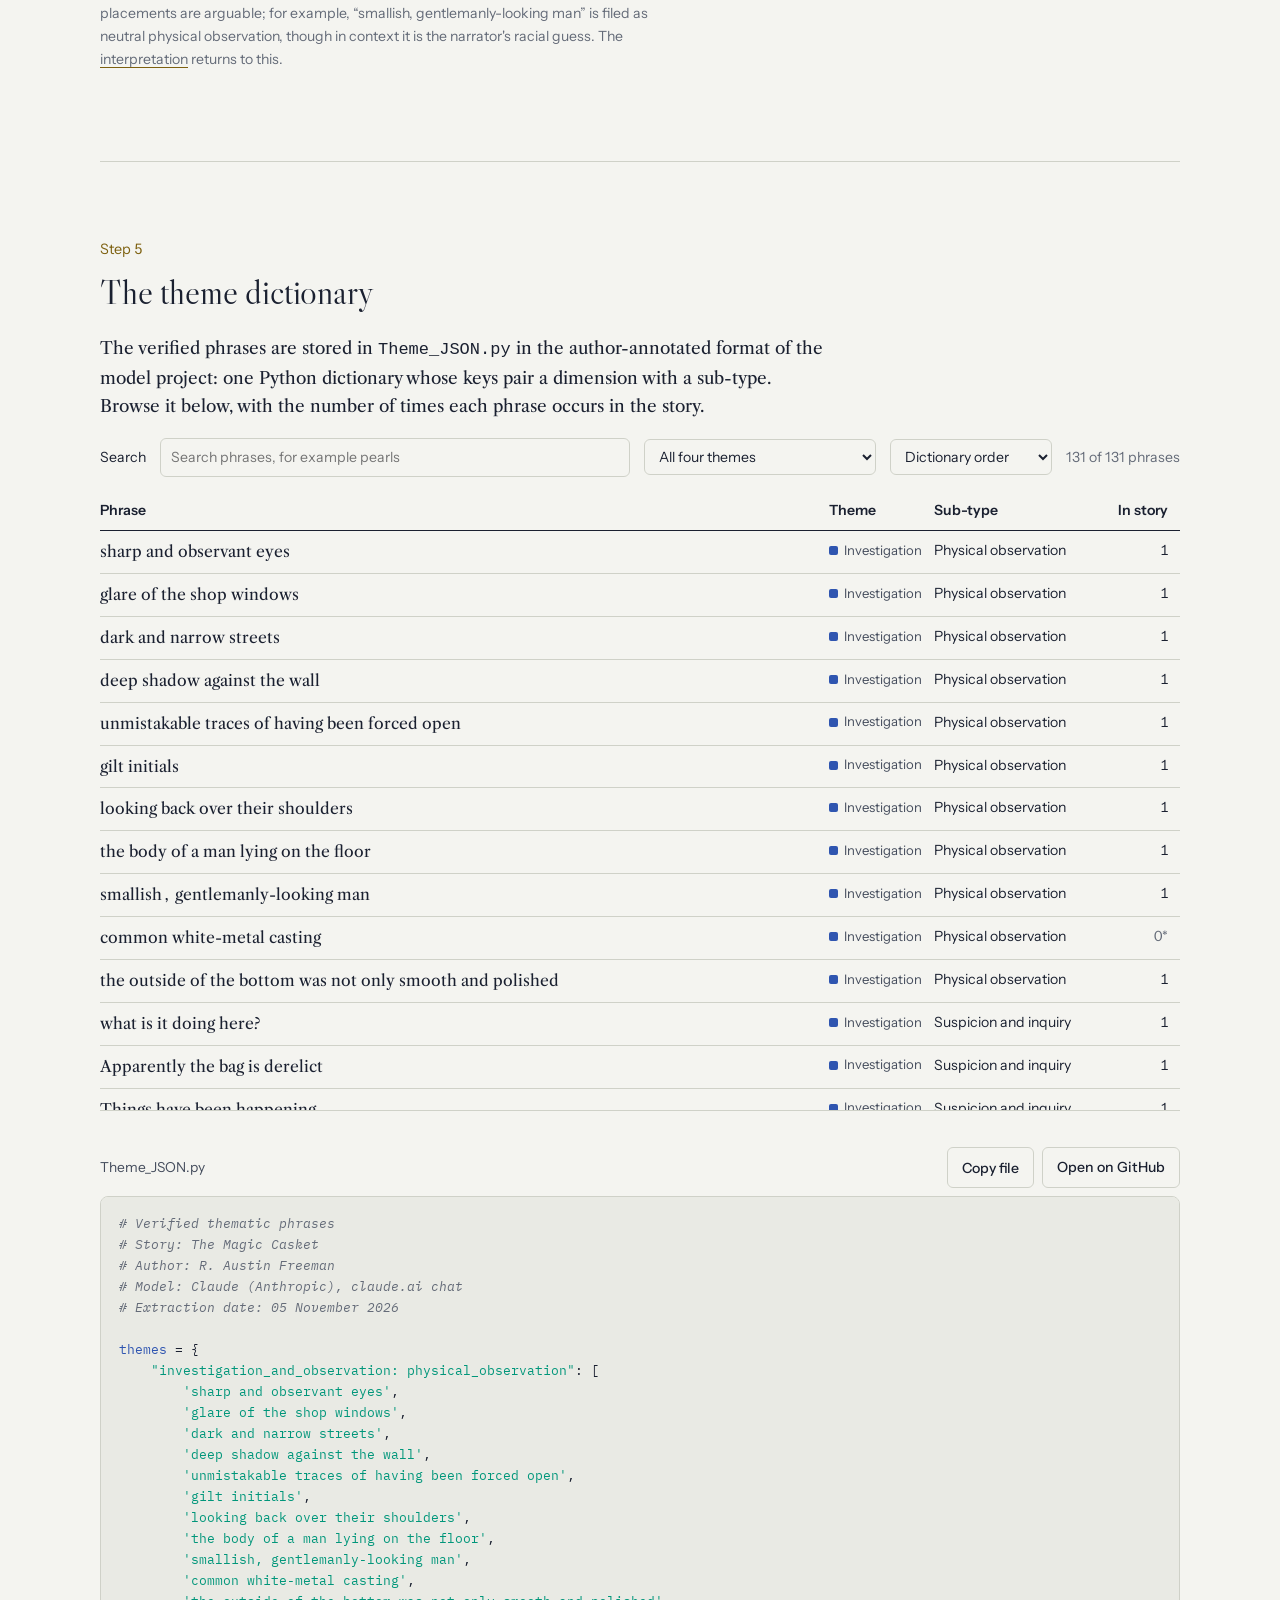
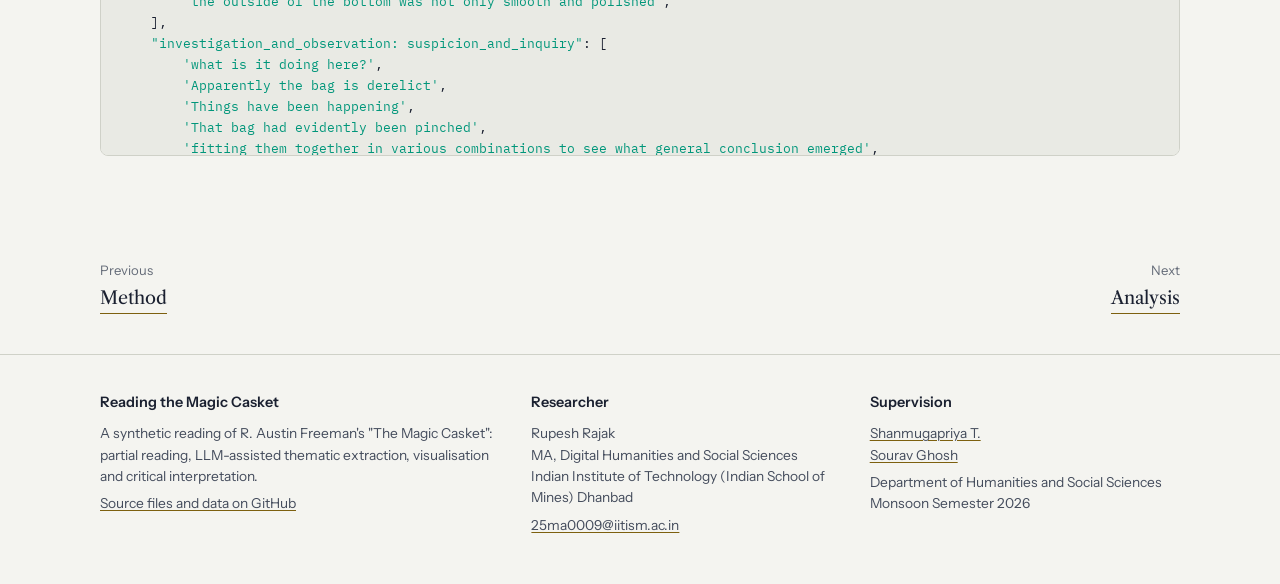
<file: extraction.html>
<!doctype html>
<html lang="en">
<head>
<meta charset="utf-8">
<meta name="viewport" content="width=device-width, initial-scale=1">
<title>Extraction · Reading the Magic Casket</title>
<meta name="description" content="The LLM extraction prompt, the model run, verification of every phrase, and the resulting theme dictionary (Theme_JSON.py) for The Magic Casket.">
<link rel="icon" href="favicon.svg" type="image/svg+xml">
<link rel="preconnect" href="https://fonts.googleapis.com">
<link rel="preconnect" href="https://fonts.gstatic.com" crossorigin>
<link rel="stylesheet" href="https://fonts.googleapis.com/css2?family=IBM+Plex+Mono:wght@400&family=Instrument+Sans:wght@400;500;600&family=Libre+Caslon+Display&family=Libre+Caslon+Text:ital,wght@0,400;0,700;1,400&display=swap">
<link rel="stylesheet" href="site.css">
</head>
<body>
<a class="skip" href="#main">Skip to content</a>
<header id="site-head"></header>

<main id="main" class="wrap">
  <header class="page-title">
    <p class="kicker">Steps 4 and 5</p>
    <h1>Asking a machine to copy, not to interpret</h1>
    <p class="lede">The prompt asks a language model for exact phrases sorted into the researcher's categories, and nothing else. Every phrase it returned was then checked against the text before it was allowed to count.</p>
  </header>

  <section class="sec" id="prompt" aria-labelledby="h-prompt">
    <p class="sec-num">Step 4</p>
    <div class="with-notes">
      <h2 id="h-prompt">The extraction prompt</h2>
      <aside class="note">
        <p><b>Model prompt followed</b><br><a href="https://github.com/SouravGhosh-digital-humanities/Wifes_Letter_JSON_themes/blob/main/prompt.txt" target="_blank" rel="noopener">prompt.txt</a> from the Wife's Letter project.</p>
        <p><b>Files</b><br><a href="#" data-file="prompt.txt">prompt.txt</a><br><a href="#" data-file="full_prompt.txt">full_prompt.txt</a> (with the story inserted)</p>
      </aside>
      <div class="prose">
        <p>The prompt carries the research question and claim, so that the model knows what the phrases are for, but it gives the model no room to argue. Its design choices are deliberate.</p>
        <ul>
          <li><b>Exact copying.</b> Phrases must appear in the passage word for word. A paraphrase cannot be checked; a copy can.</li>
          <li><b>Shortest meaningful phrase.</b> Keeps matches precise and stops a single long sentence from standing in for several ideas.</li>
          <li><b>One sub-type per phrase.</b> Forces a decision, so that counts per category do not overlap.</li>
          <li><b>Empty lists allowed.</b> The model is told not to force evidence into a category, which reduces invented matches.</li>
          <li><b>Narration and dialogue.</b> The model is warned not to confuse them. Much of this story is told inside quotation marks by Brodribb and Thorndyke, so the distinction is measured afterwards on the <a href="analysis.html#voice">Analysis</a> page.</li>
          <li><b>JSON only.</b> A fixed structure that a script can read without cleaning.</li>
        </ul>
      </div>
    </div>
    <div class="code-head" style="margin-top:22px"><span>prompt.txt</span><button class="btn ghost" id="copy-prompt" data-label="Copy prompt" type="button">Copy prompt</button></div>
    <pre class="code" id="prompt-text"></pre>
  </section>

  <section class="sec" id="model" aria-labelledby="h-model">
    <div class="with-notes">
      <h2 id="h-model">The model run</h2>
      <aside class="note">
        <p><b>Files</b><br><a href="#" data-file="raw_llm_output.json">raw_llm_output.json</a><br><a href="#" data-file="llm_output.json">llm_output.json</a><br><a href="#" data-file="extraction_README.md">extraction_README.md</a></p>
      </aside>
      <div class="prose">
        <table class="t" style="margin-bottom:20px">
          <tbody>
            <tr><th>Model</th><td>Claude (Anthropic), claude.ai chat</td></tr>
            <tr><th>Date</th><td>5 November 2026</td></tr>
            <tr><th>Input</th><td>The full prompt with the complete story, 9,122 words, in a single pass</td></tr>
            <tr><th>Output</th><td>JSON, 4 dimensions × 3 sub-types, 131 phrases</td></tr>
          </tbody>
        </table>
        <p>The brief preferred a specialised local model. A hosted chat model was used instead, and that has consequences worth stating. A hosted model can change between versions, so the same prompt may not return the same list next year. To make the result checkable anyway, the exact prompt and the untouched answer are both stored in the repository, and every downstream number is computed from the stored answer, not from a new run. The model's role was limited to proposing phrases; whether they count was decided by string verification and by the researcher.</p>
      </div>
    </div>
  </section>

  <section class="sec" id="verify" aria-labelledby="h-verify">
    <div class="with-notes">
      <h2 id="h-verify">Verification</h2>
      <aside class="note">
        <p><b>Files</b><br><a href="#" data-file="phrase_audit.csv">phrase_audit.csv</a><br><a href="#" data-file="removed_phrases.csv">removed_phrases.csv</a></p>
        <p><b>Stoplist for matching:</b> “at present”</p>
      </aside>
      <div class="prose">
        <p>Each of the 131 phrases went through four checks before it was counted:</p>
        <ol>
          <li>It occurs in the story after normalising Unicode, letter case and whitespace.</li>
          <li>It matches as a whole phrase, not inside a longer word.</li>
          <li>It is not listed under more than one category.</li>
          <li>It is not on the researcher's rejection list.</li>
        </ol>
        <p>All 131 passed the first check: the model invented nothing. No phrase was rejected by the researcher. Three phrases are present in the text but add no separate count, because every occurrence sits inside a longer extracted phrase and the matcher counts the longer one. That leaves <b>128 phrases</b> producing <b>154 occurrences</b>.</p>
      </div>
    </div>
    <div class="tbl-wrap" style="margin-top:14px">
      <table class="t">
        <thead><tr><th>Phrase present but not counted</th><th>Sub-type</th><th>Absorbed by</th></tr></thead>
        <tbody>
          <tr><td class="ph">handing to the owner the full amount</td><td><span class="dim d-objects_and_material_value">ownership and exchange</span></td><td class="ph">the full amount at which he valued them (the two phrases overlap in “handing to the owner the full amount at which he valued them”)</td></tr>
          <tr><td class="ph">common white-metal casting</td><td><span class="dim d-investigation_and_observation">physical observation</span></td><td class="ph">the thing, itself, was a common white-metal casting</td></tr>
          <tr><td class="ph">faint relief on the face</td><td><span class="dim d-objects_and_material_value">appearance and material</span></td><td class="ph">the result is that the act of polishing causes the design to appear in faint relief on the face</td></tr>
        </tbody>
      </table>
    </div>
    <p class="ui small muted prose" style="margin-top:12px">Verification proves a phrase exists, not that it was put in the right category. Some placements are arguable; for example, “smallish, gentlemanly-looking man” is filed as neutral physical observation, though in context it is the narrator's racial guess. The <a href="interpretation.html#orientalism">interpretation</a> returns to this.</p>
  </section>

  <section class="sec" id="dictionary" aria-labelledby="h-dict">
    <p class="sec-num">Step 5</p>
    <h2 id="h-dict">The theme dictionary</h2>
    <div class="prose"><p>The verified phrases are stored in <code>Theme_JSON.py</code> in the author-annotated format of the model project: one Python dictionary whose keys pair a dimension with a sub-type. Browse it below, with the number of times each phrase occurs in the story.</p></div>
    <div class="filters">
      <label class="ui" for="q">Search</label>
      <input type="search" id="q" placeholder="Search phrases, for example pearls">
      <select id="fdim" aria-label="Filter by theme"><option value="">All four themes</option></select>
      <select id="fsort" aria-label="Sort"><option value="dict">Dictionary order</option><option value="count">Most frequent first</option><option value="az">A to Z</option></select>
      <span class="count" id="dict-count"></span>
    </div>
    <div class="tbl-wrap" style="max-height:620px;overflow:auto;border-bottom:1px solid var(--rule)"><table class="t" id="dict-table"><thead><tr><th>Phrase</th><th>Theme</th><th>Sub-type</th><th class="r">In story</th></tr></thead><tbody></tbody></table></div>

    <div class="code-head" style="margin-top:36px"><span>Theme_JSON.py</span><span style="display:flex;gap:8px"><button class="btn ghost" id="copy-py" data-label="Copy file" type="button">Copy file</button><a class="btn ghost" href="#" data-file="Theme_JSON.py" target="_blank" rel="noopener">Open on GitHub</a></span></div>
    <pre class="code" id="py-text"></pre>
  </section>

  <nav class="next-prev" aria-label="Pages">
    <a href="method.html"><span>Previous</span><b>Method</b></a>
    <a class="nx" href="analysis.html"><span>Next</span><b>Analysis</b></a>
  </nav>
</main>

<footer id="site-foot"></footer>
<script src="casket-data.js"></script>
<script src="site.js"></script>
<script>
  document.querySelectorAll("[data-file]").forEach((a) => { a.href = fileUrl(a.dataset.file); a.target = "_blank"; a.rel = "noopener"; });

  // prompt with headings picked out
  const P = window.CASKET.files.prompt;
  document.getElementById("prompt-text").innerHTML = esc(P)
    .replace(/^([A-Z][A-Z ]+:)$/gm, '<span class="h">$1</span>')
    .replace(/(\{\{PASSAGE\}\})/g, '<span class="k">$1</span>');
  copyButton(document.getElementById("copy-prompt"), () => P);

  // python highlight
  const PY = window.CASKET.files.themeJson;
  document.getElementById("py-text").innerHTML = PY.split("\n").map((line) => {
    if (/^\s*#/.test(line)) return `<span class="c">${esc(line)}</span>`;
    return esc(line)
      .replace(/(&#39;[^]*?&#39;|&quot;[^]*?&quot;)/g, '<span class="s">$1</span>')
      .replace(/^(themes)/, '<span class="k">$1</span>');
  }).join("\n");
  copyButton(document.getElementById("copy-py"), () => PY);

  // dictionary browser
  const rows = window.CASKET.dictionary.map((r, i) => ({ ...r, i }));
  const fdim = document.getElementById("fdim");
  fdim.innerHTML += DIM_KEYS.map((k) => `<option value="${k}">${DIMS[k].label}</option>`).join("");
  function draw() {
    const q = document.getElementById("q").value.trim().toLowerCase();
    const d = fdim.value, sort = document.getElementById("fsort").value;
    let list = rows.filter((r) => (!d || r.dim === d) && (!q || r.item.toLowerCase().includes(q) || r.sub.includes(q)));
    if (sort === "count") list = [...list].sort((a, b) => b.n - a.n || a.i - b.i);
    if (sort === "az") list = [...list].sort((a, b) => a.item.localeCompare(b.item));
    document.querySelector("#dict-table tbody").innerHTML = list.map((r) =>
      `<tr><td class="ph">${esc(r.item)}</td><td><span class="dim d-${r.dim}">${DIMS[r.dim].short}</span></td><td>${subLabel(r.sub)}</td><td class="r">${r.n || '<span class="muted" title="present, counted under a longer phrase">0*</span>'}</td></tr>`).join("") ||
      `<tr><td colspan="4" class="muted">No phrase matches “${esc(q)}”. Try a shorter word, or choose All four themes.</td></tr>`;
    document.getElementById("dict-count").textContent = `${list.length} of ${rows.length} phrases`;
  }
  ["q", "fdim", "fsort"].forEach((id) => document.getElementById(id).addEventListener("input", draw));
  draw();
</script>
</body>
</html>
</file>
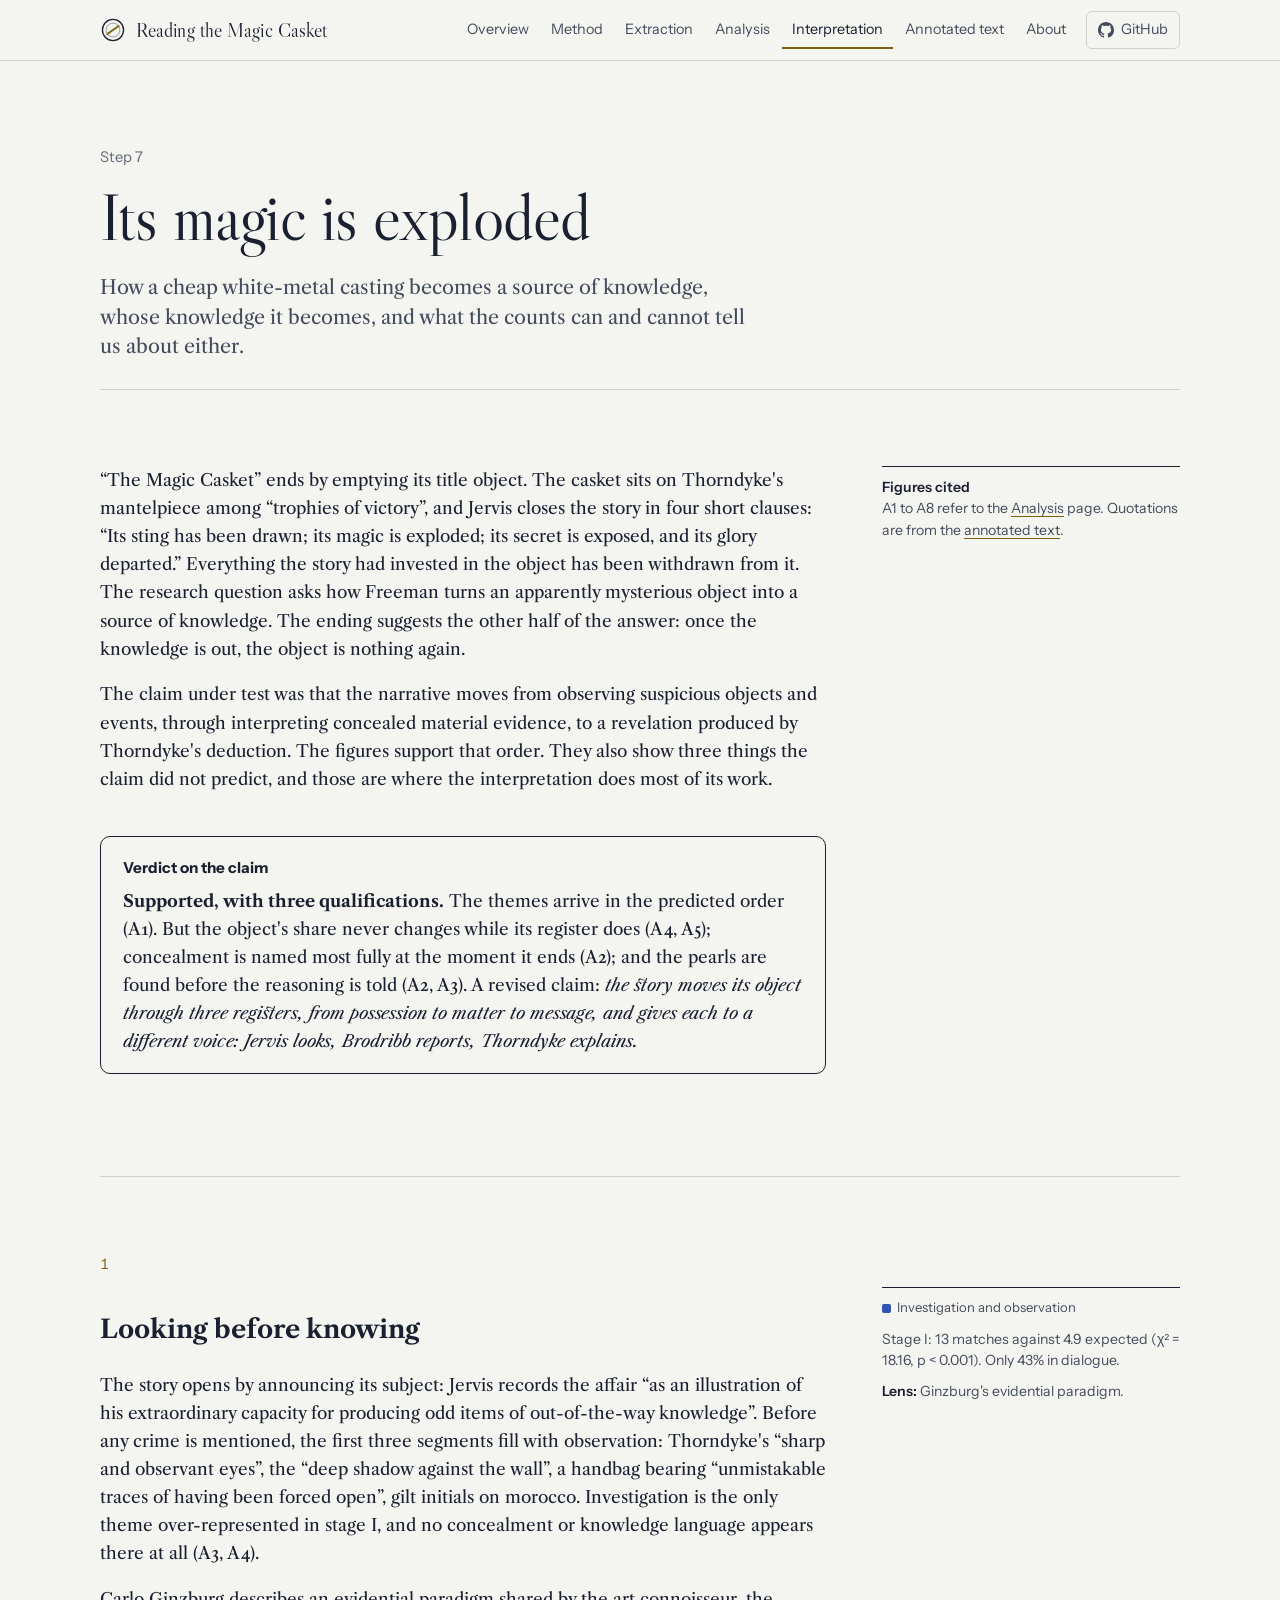
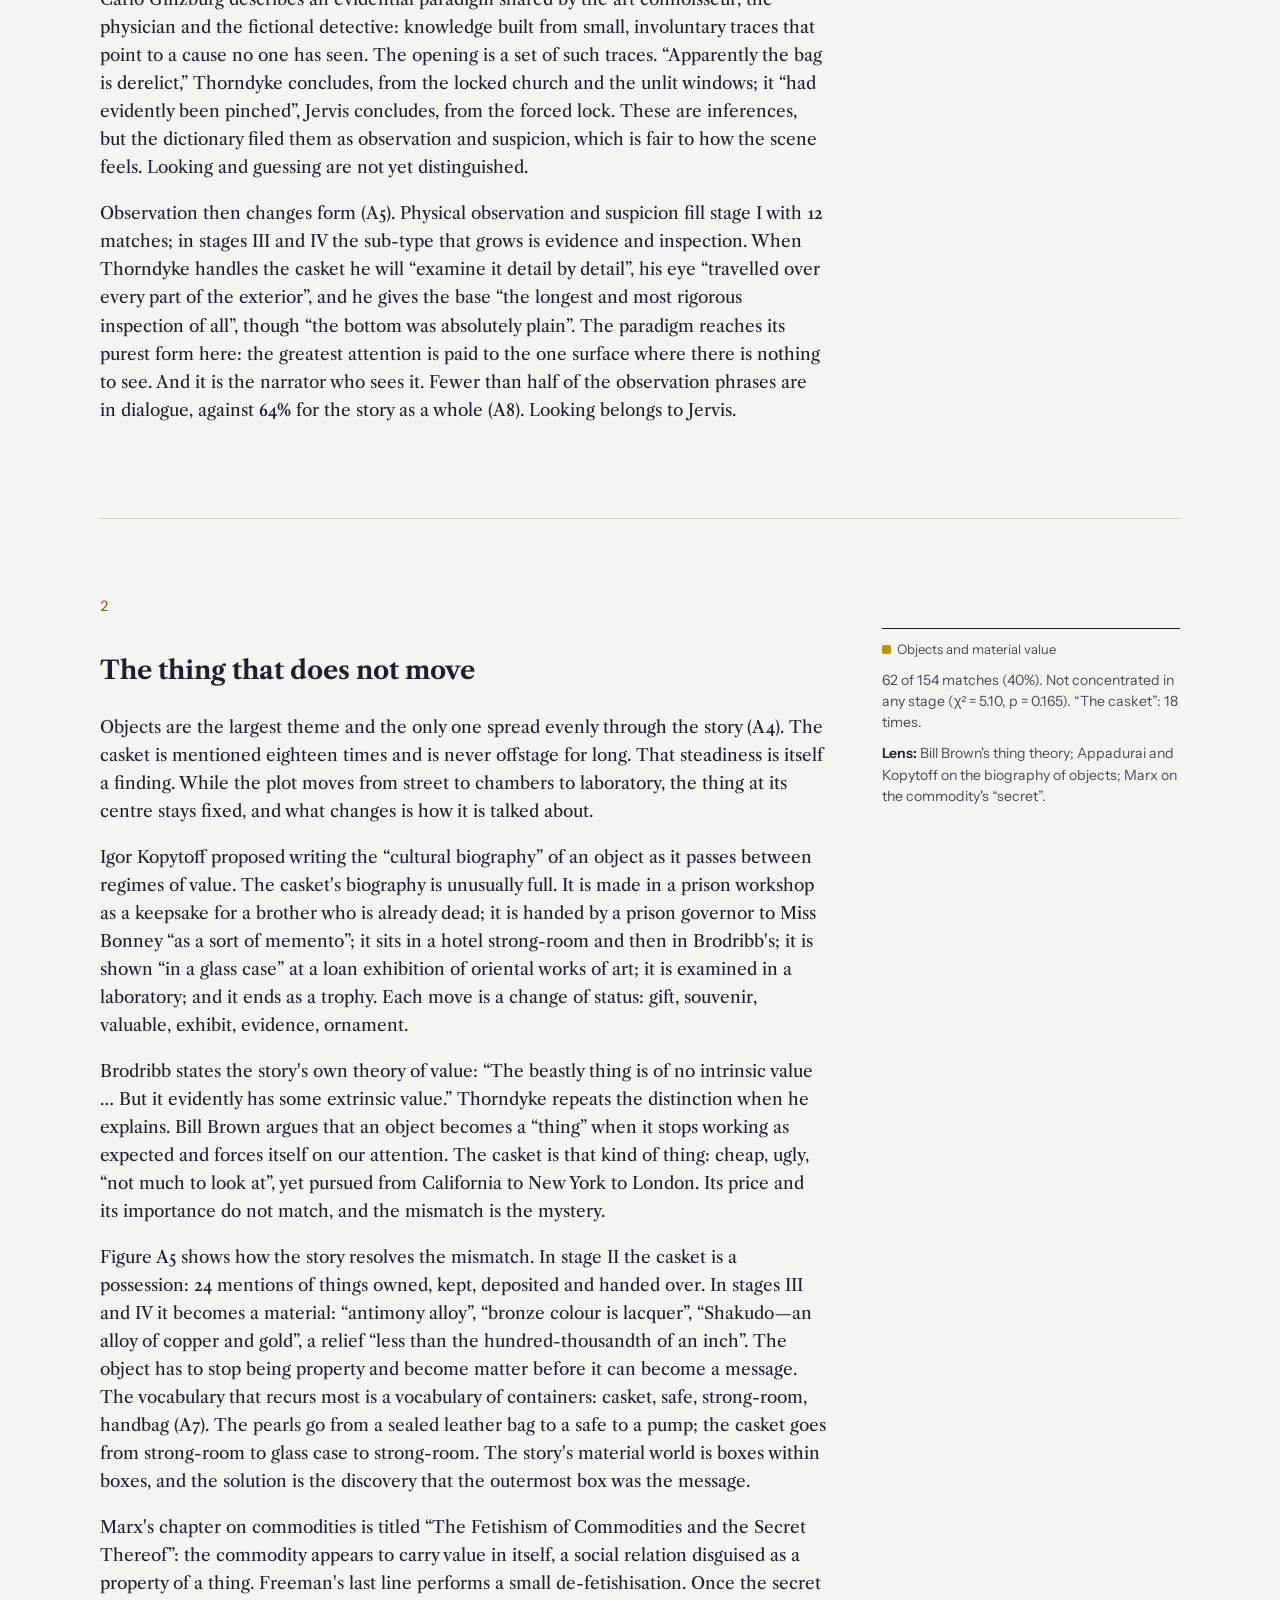
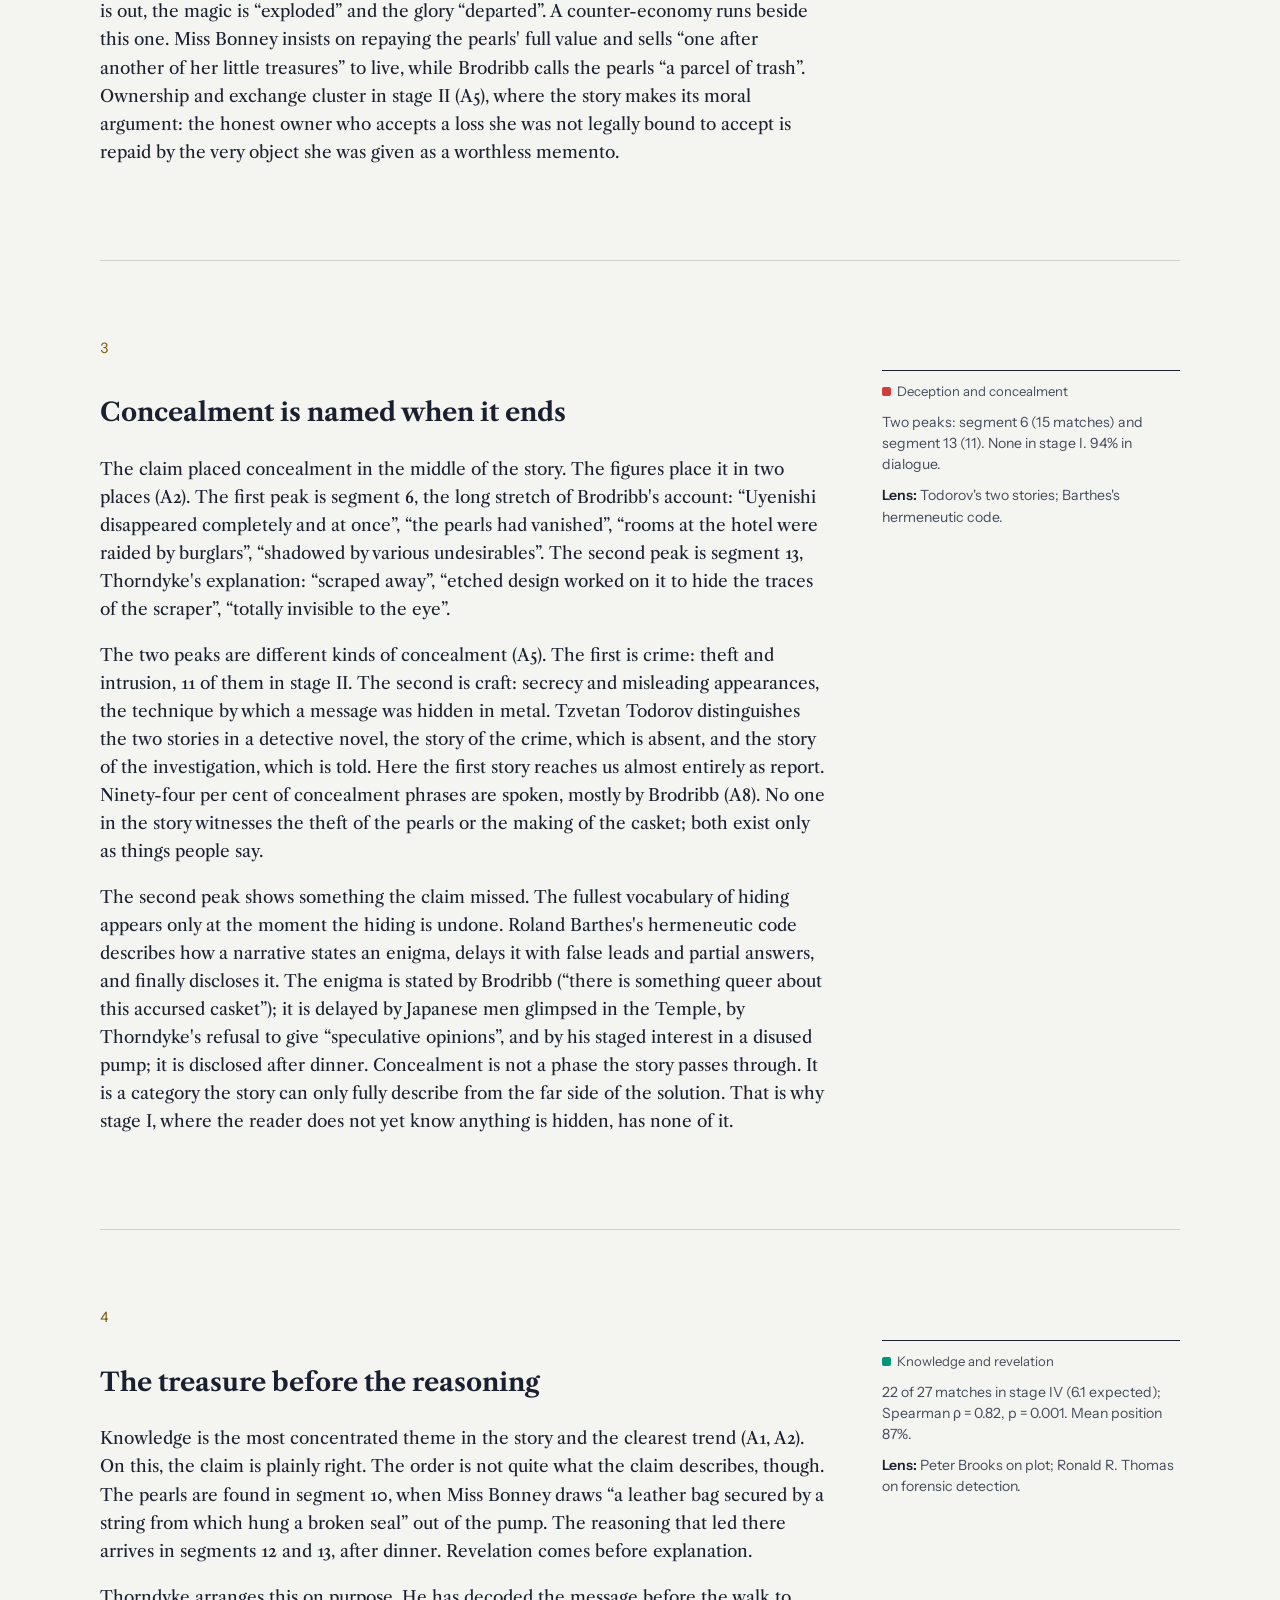
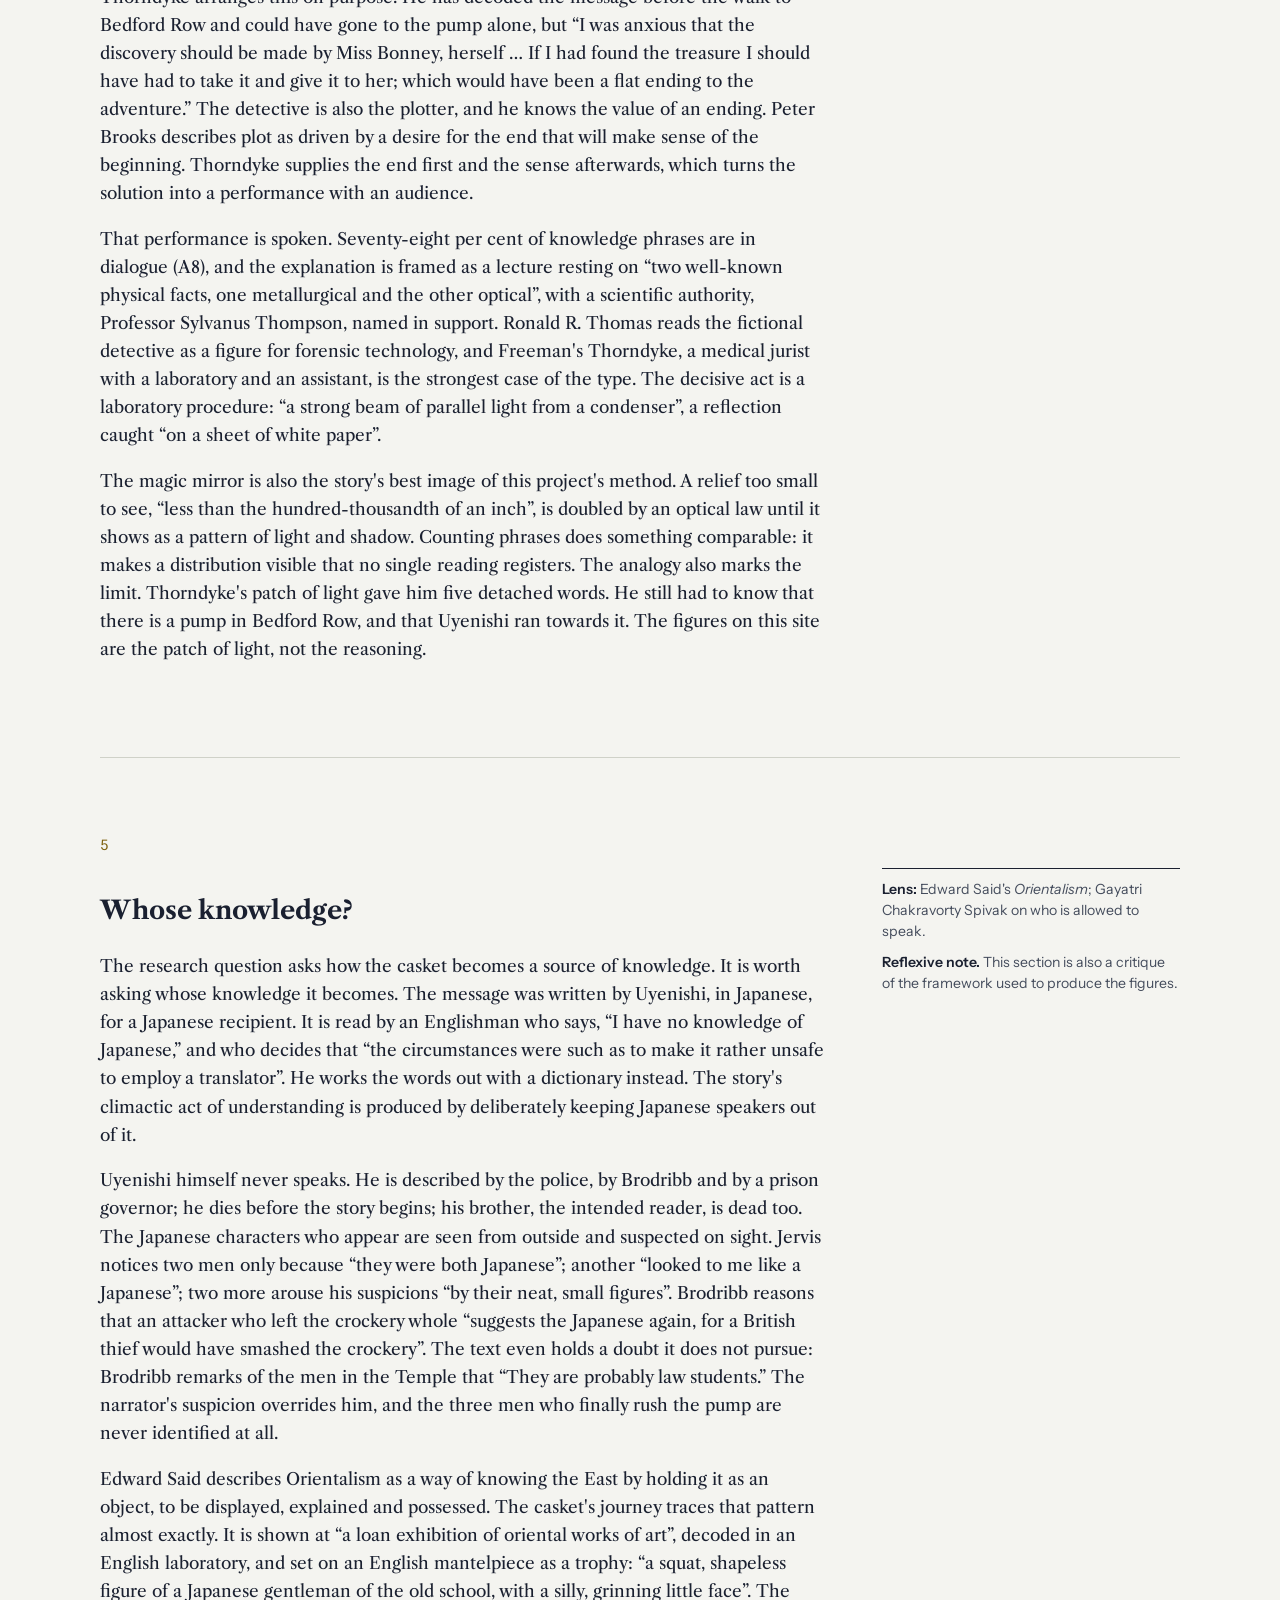
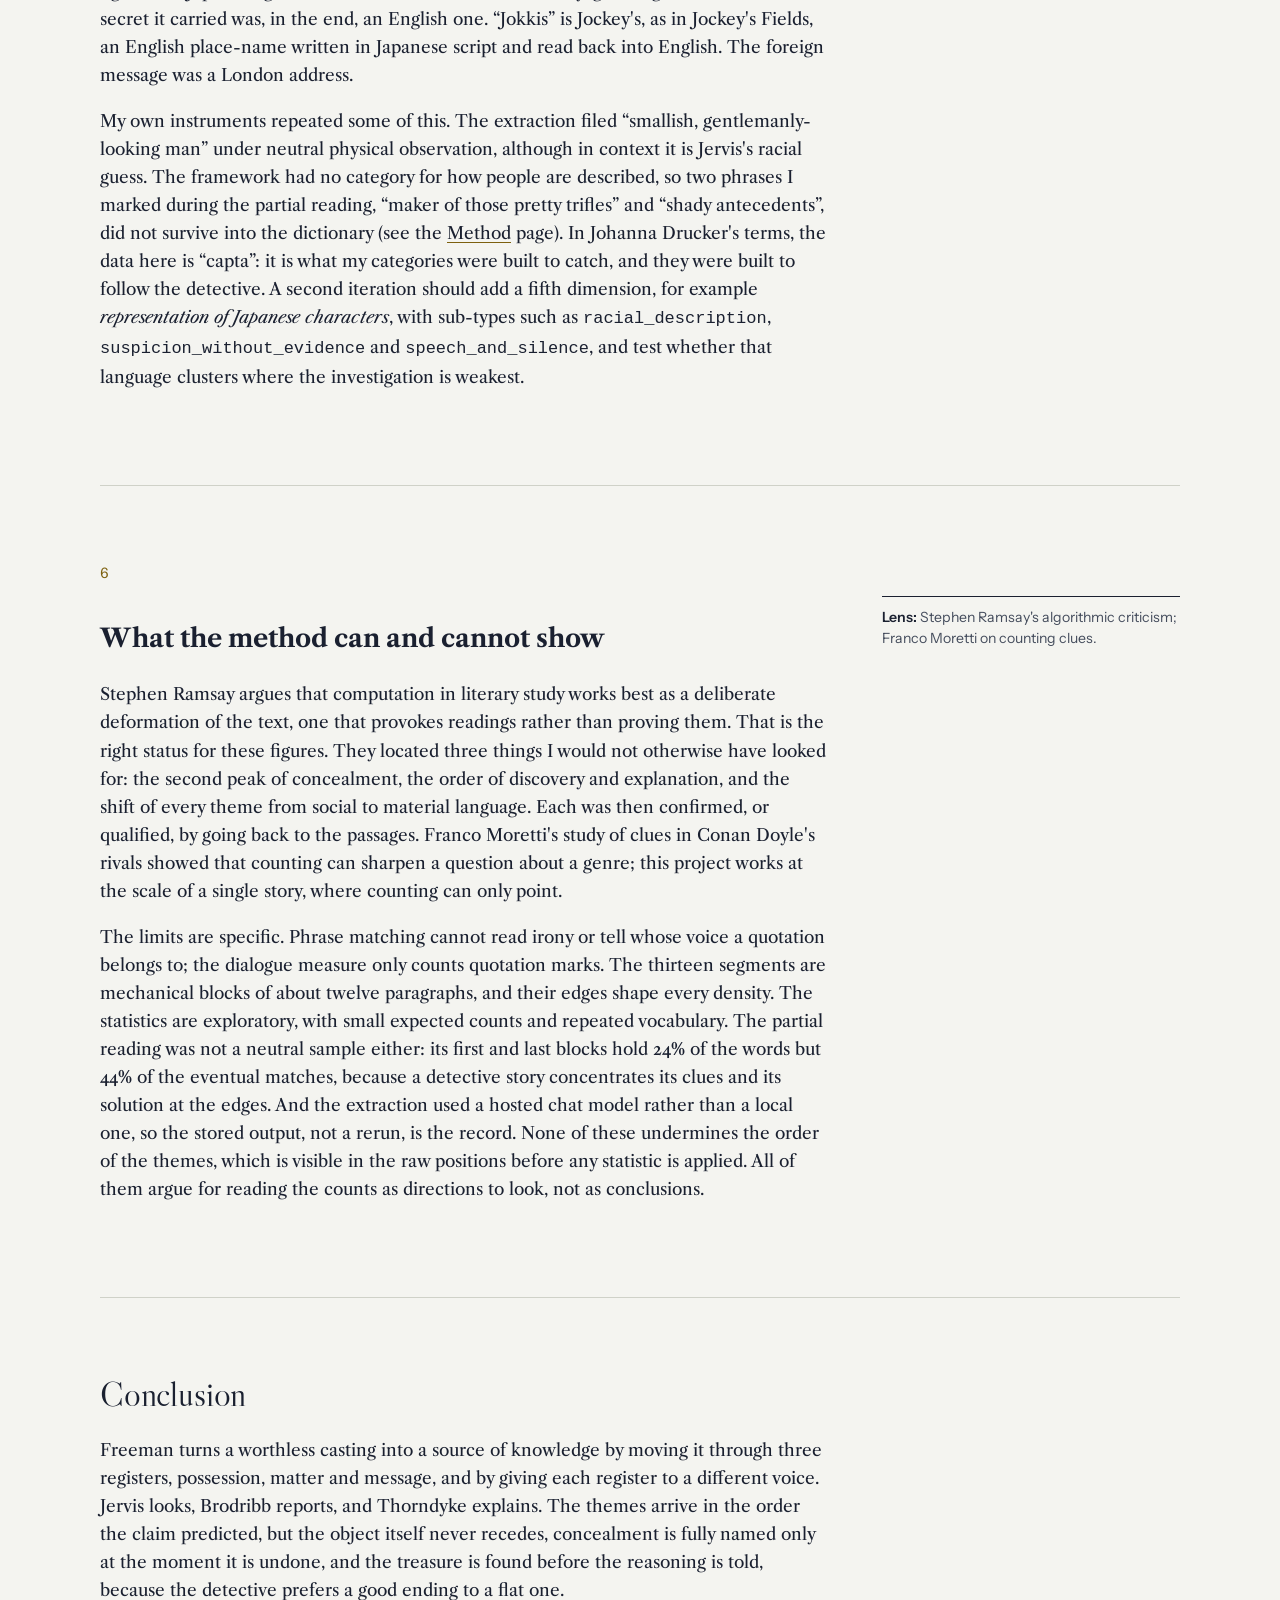
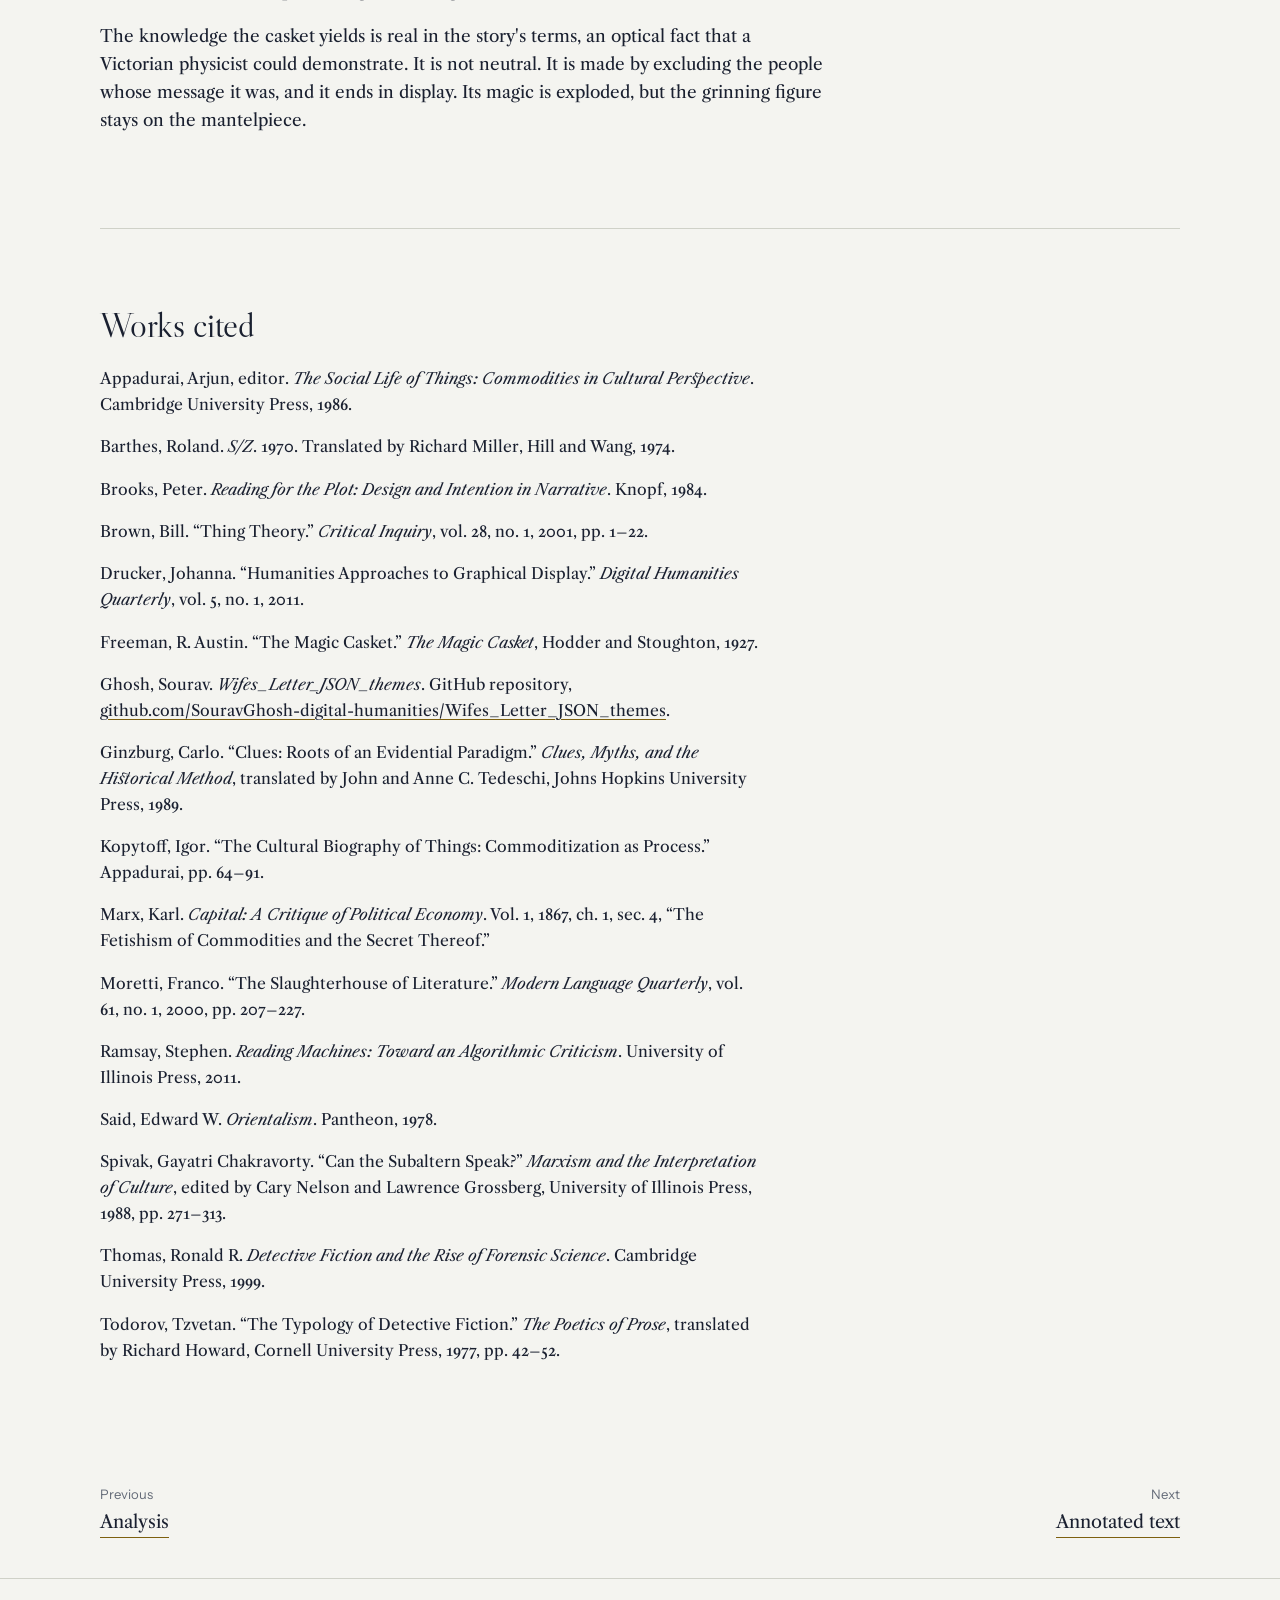
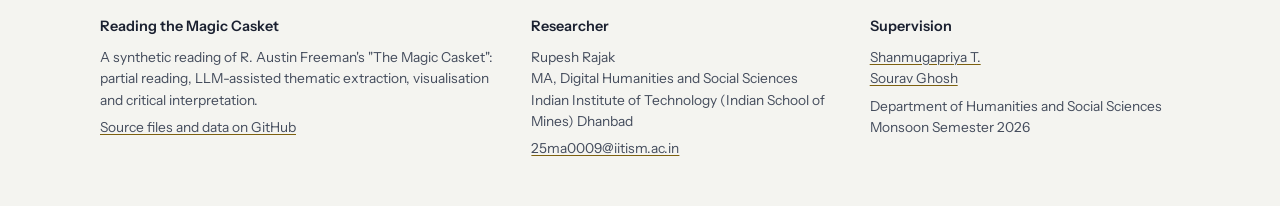
<file: interpretation.html>
<!doctype html>
<html lang="en">
<head>
<meta charset="utf-8">
<meta name="viewport" content="width=device-width, initial-scale=1">
<title>Interpretation · Reading the Magic Casket</title>
<meta name="description" content="A critical interpretation of the thematic visualisations of R. Austin Freeman's The Magic Casket, using the evidential paradigm, thing theory, Todorov, Barthes, Brooks and Said.">
<link rel="icon" href="favicon.svg" type="image/svg+xml">
<link rel="preconnect" href="https://fonts.googleapis.com">
<link rel="preconnect" href="https://fonts.gstatic.com" crossorigin>
<link rel="stylesheet" href="https://fonts.googleapis.com/css2?family=IBM+Plex+Mono:wght@400&family=Instrument+Sans:wght@400;500;600&family=Libre+Caslon+Display&family=Libre+Caslon+Text:ital,wght@0,400;0,700;1,400&display=swap">
<link rel="stylesheet" href="site.css">
</head>
<body>
<a class="skip" href="#main">Skip to content</a>
<header id="site-head"></header>

<main id="main" class="wrap">
  <header class="page-title">
    <p class="kicker">Step 7</p>
    <h1>Its magic is exploded</h1>
    <p class="lede">How a cheap white-metal casting becomes a source of knowledge, whose knowledge it becomes, and what the counts can and cannot tell us about either.</p>
  </header>

  <section class="sec" aria-label="Introduction and verdict">
    <div class="with-notes">
      <aside class="note">
        <p><b>Figures cited</b><br>A1 to A8 refer to the <a href="analysis.html">Analysis</a> page. Quotations are from the <a href="reader.html">annotated text</a>.</p>
      </aside>
      <div class="prose">
        <p>“The Magic Casket” ends by emptying its title object. The casket sits on Thorndyke's mantelpiece among “trophies of victory”, and Jervis closes the story in four short clauses: “Its sting has been drawn; its magic is exploded; its secret is exposed, and its glory departed.” Everything the story had invested in the object has been withdrawn from it. The research question asks how Freeman turns an apparently mysterious object into a source of knowledge. The ending suggests the other half of the answer: once the knowledge is out, the object is nothing again.</p>
        <p>The claim under test was that the narrative moves from observing suspicious objects and events, through interpreting concealed material evidence, to a revelation produced by Thorndyke's deduction. The figures support that order. They also show three things the claim did not predict, and those are where the interpretation does most of its work.</p>
      </div>
    </div>
    <div class="verdict">
      <h3>Verdict on the claim</h3>
      <p><b>Supported, with three qualifications.</b> The themes arrive in the predicted order (A1). But the object's share never changes while its register does (A4, A5); concealment is named most fully at the moment it ends (A2); and the pearls are found before the reasoning is told (A2, A3). A revised claim: <i>the story moves its object through three registers, from possession to matter to message, and gives each to a different voice: Jervis looks, Brodribb reports, Thorndyke explains.</i></p>
    </div>
  </section>

  <section class="sec" id="looking" aria-labelledby="h-looking">
    <p class="sec-num">1</p>
    <div class="with-notes">
      <h2 id="h-looking">Looking before knowing</h2>
      <aside class="note"><p><span class="dim d-investigation_and_observation">Investigation and observation</span></p><p>Stage I: 13 matches against 4.9 expected (χ² = 18.16, p &lt; 0.001). Only 43% in dialogue.</p><p><b>Lens:</b> Ginzburg's evidential paradigm.</p></aside>
      <div class="prose">
        <p>The story opens by announcing its subject: Jervis records the affair “as an illustration of his extraordinary capacity for producing odd items of out-of-the-way knowledge”. Before any crime is mentioned, the first three segments fill with observation: Thorndyke's “sharp and observant eyes”, the “deep shadow against the wall”, a handbag bearing “unmistakable traces of having been forced open”, gilt initials on morocco. Investigation is the only theme over-represented in stage I, and no concealment or knowledge language appears there at all (A3, A4).</p>
        <p>Carlo Ginzburg describes an evidential paradigm shared by the art connoisseur, the physician and the fictional detective: knowledge built from small, involuntary traces that point to a cause no one has seen. The opening is a set of such traces. “Apparently the bag is derelict,” Thorndyke concludes, from the locked church and the unlit windows; it “had evidently been pinched”, Jervis concludes, from the forced lock. These are inferences, but the dictionary filed them as observation and suspicion, which is fair to how the scene feels. Looking and guessing are not yet distinguished.</p>
        <p>Observation then changes form (A5). Physical observation and suspicion fill stage I with 12 matches; in stages III and IV the sub-type that grows is evidence and inspection. When Thorndyke handles the casket he will “examine it detail by detail”, his eye “travelled over every part of the exterior”, and he gives the base “the longest and most rigorous inspection of all”, though “the bottom was absolutely plain”. The paradigm reaches its purest form here: the greatest attention is paid to the one surface where there is nothing to see. And it is the narrator who sees it. Fewer than half of the observation phrases are in dialogue, against 64% for the story as a whole (A8). Looking belongs to Jervis.</p>
      </div>
    </div>
  </section>

  <section class="sec" id="object" aria-labelledby="h-object">
    <p class="sec-num">2</p>
    <div class="with-notes">
      <h2 id="h-object">The thing that does not move</h2>
      <aside class="note"><p><span class="dim d-objects_and_material_value">Objects and material value</span></p><p>62 of 154 matches (40%). Not concentrated in any stage (χ² = 5.10, p = 0.165). “The casket”: 18 times.</p><p><b>Lens:</b> Bill Brown's thing theory; Appadurai and Kopytoff on the biography of objects; Marx on the commodity's “secret”.</p></aside>
      <div class="prose">
        <p>Objects are the largest theme and the only one spread evenly through the story (A4). The casket is mentioned eighteen times and is never offstage for long. That steadiness is itself a finding. While the plot moves from street to chambers to laboratory, the thing at its centre stays fixed, and what changes is how it is talked about.</p>
        <p>Igor Kopytoff proposed writing the “cultural biography” of an object as it passes between regimes of value. The casket's biography is unusually full. It is made in a prison workshop as a keepsake for a brother who is already dead; it is handed by a prison governor to Miss Bonney “as a sort of memento”; it sits in a hotel strong-room and then in Brodribb's; it is shown “in a glass case” at a loan exhibition of oriental works of art; it is examined in a laboratory; and it ends as a trophy. Each move is a change of status: gift, souvenir, valuable, exhibit, evidence, ornament.</p>
        <p>Brodribb states the story's own theory of value: “The beastly thing is of no intrinsic value … But it evidently has some extrinsic value.” Thorndyke repeats the distinction when he explains. Bill Brown argues that an object becomes a “thing” when it stops working as expected and forces itself on our attention. The casket is that kind of thing: cheap, ugly, “not much to look at”, yet pursued from California to New York to London. Its price and its importance do not match, and the mismatch is the mystery.</p>
        <p>Figure A5 shows how the story resolves the mismatch. In stage II the casket is a possession: 24 mentions of things owned, kept, deposited and handed over. In stages III and IV it becomes a material: “antimony alloy”, “bronze colour is lacquer”, “Shakudo—an alloy of copper and gold”, a relief “less than the hundred-thousandth of an inch”. The object has to stop being property and become matter before it can become a message. The vocabulary that recurs most is a vocabulary of containers: casket, safe, strong-room, handbag (A7). The pearls go from a sealed leather bag to a safe to a pump; the casket goes from strong-room to glass case to strong-room. The story's material world is boxes within boxes, and the solution is the discovery that the outermost box was the message.</p>
        <p>Marx's chapter on commodities is titled “The Fetishism of Commodities and the Secret Thereof”: the commodity appears to carry value in itself, a social relation disguised as a property of a thing. Freeman's last line performs a small de-fetishisation. Once the secret is out, the magic is “exploded” and the glory “departed”. A counter-economy runs beside this one. Miss Bonney insists on repaying the pearls' full value and sells “one after another of her little treasures” to live, while Brodribb calls the pearls “a parcel of trash”. Ownership and exchange cluster in stage II (A5), where the story makes its moral argument: the honest owner who accepts a loss she was not legally bound to accept is repaid by the very object she was given as a worthless memento.</p>
      </div>
    </div>
  </section>

  <section class="sec" id="concealment" aria-labelledby="h-conceal">
    <p class="sec-num">3</p>
    <div class="with-notes">
      <h2 id="h-conceal">Concealment is named when it ends</h2>
      <aside class="note"><p><span class="dim d-deception_and_concealment">Deception and concealment</span></p><p>Two peaks: segment 6 (15 matches) and segment 13 (11). None in stage I. 94% in dialogue.</p><p><b>Lens:</b> Todorov's two stories; Barthes's hermeneutic code.</p></aside>
      <div class="prose">
        <p>The claim placed concealment in the middle of the story. The figures place it in two places (A2). The first peak is segment 6, the long stretch of Brodribb's account: “Uyenishi disappeared completely and at once”, “the pearls had vanished”, “rooms at the hotel were raided by burglars”, “shadowed by various undesirables”. The second peak is segment 13, Thorndyke's explanation: “scraped away”, “etched design worked on it to hide the traces of the scraper”, “totally invisible to the eye”.</p>
        <p>The two peaks are different kinds of concealment (A5). The first is crime: theft and intrusion, 11 of them in stage II. The second is craft: secrecy and misleading appearances, the technique by which a message was hidden in metal. Tzvetan Todorov distinguishes the two stories in a detective novel, the story of the crime, which is absent, and the story of the investigation, which is told. Here the first story reaches us almost entirely as report. Ninety-four per cent of concealment phrases are spoken, mostly by Brodribb (A8). No one in the story witnesses the theft of the pearls or the making of the casket; both exist only as things people say.</p>
        <p>The second peak shows something the claim missed. The fullest vocabulary of hiding appears only at the moment the hiding is undone. Roland Barthes's hermeneutic code describes how a narrative states an enigma, delays it with false leads and partial answers, and finally discloses it. The enigma is stated by Brodribb (“there is something queer about this accursed casket”); it is delayed by Japanese men glimpsed in the Temple, by Thorndyke's refusal to give “speculative opinions”, and by his staged interest in a disused pump; it is disclosed after dinner. Concealment is not a phase the story passes through. It is a category the story can only fully describe from the far side of the solution. That is why stage I, where the reader does not yet know anything is hidden, has none of it.</p>
      </div>
    </div>
  </section>

  <section class="sec" id="knowledge" aria-labelledby="h-know">
    <p class="sec-num">4</p>
    <div class="with-notes">
      <h2 id="h-know">The treasure before the reasoning</h2>
      <aside class="note"><p><span class="dim d-knowledge_and_revelation">Knowledge and revelation</span></p><p>22 of 27 matches in stage IV (6.1 expected); Spearman ρ = 0.82, p = 0.001. Mean position 87%.</p><p><b>Lens:</b> Peter Brooks on plot; Ronald R. Thomas on forensic detection.</p></aside>
      <div class="prose">
        <p>Knowledge is the most concentrated theme in the story and the clearest trend (A1, A2). On this, the claim is plainly right. The order is not quite what the claim describes, though. The pearls are found in segment 10, when Miss Bonney draws “a leather bag secured by a string from which hung a broken seal” out of the pump. The reasoning that led there arrives in segments 12 and 13, after dinner. Revelation comes before explanation.</p>
        <p>Thorndyke arranges this on purpose. He has decoded the message before the walk to Bedford Row and could have gone to the pump alone, but “I was anxious that the discovery should be made by Miss Bonney, herself … If I had found the treasure I should have had to take it and give it to her; which would have been a flat ending to the adventure.” The detective is also the plotter, and he knows the value of an ending. Peter Brooks describes plot as driven by a desire for the end that will make sense of the beginning. Thorndyke supplies the end first and the sense afterwards, which turns the solution into a performance with an audience.</p>
        <p>That performance is spoken. Seventy-eight per cent of knowledge phrases are in dialogue (A8), and the explanation is framed as a lecture resting on “two well-known physical facts, one metallurgical and the other optical”, with a scientific authority, Professor Sylvanus Thompson, named in support. Ronald R. Thomas reads the fictional detective as a figure for forensic technology, and Freeman's Thorndyke, a medical jurist with a laboratory and an assistant, is the strongest case of the type. The decisive act is a laboratory procedure: “a strong beam of parallel light from a condenser”, a reflection caught “on a sheet of white paper”.</p>
        <p>The magic mirror is also the story's best image of this project's method. A relief too small to see, “less than the hundred-thousandth of an inch”, is doubled by an optical law until it shows as a pattern of light and shadow. Counting phrases does something comparable: it makes a distribution visible that no single reading registers. The analogy also marks the limit. Thorndyke's patch of light gave him five detached words. He still had to know that there is a pump in Bedford Row, and that Uyenishi ran towards it. The figures on this site are the patch of light, not the reasoning.</p>
      </div>
    </div>
  </section>

  <section class="sec" id="orientalism" aria-labelledby="h-orient">
    <p class="sec-num">5</p>
    <div class="with-notes">
      <h2 id="h-orient">Whose knowledge?</h2>
      <aside class="note"><p><b>Lens:</b> Edward Said's <i>Orientalism</i>; Gayatri Chakravorty Spivak on who is allowed to speak.</p><p><b>Reflexive note.</b> This section is also a critique of the framework used to produce the figures.</p></aside>
      <div class="prose">
        <p>The research question asks how the casket becomes a source of knowledge. It is worth asking whose knowledge it becomes. The message was written by Uyenishi, in Japanese, for a Japanese recipient. It is read by an Englishman who says, “I have no knowledge of Japanese,” and who decides that “the circumstances were such as to make it rather unsafe to employ a translator”. He works the words out with a dictionary instead. The story's climactic act of understanding is produced by deliberately keeping Japanese speakers out of it.</p>
        <p>Uyenishi himself never speaks. He is described by the police, by Brodribb and by a prison governor; he dies before the story begins; his brother, the intended reader, is dead too. The Japanese characters who appear are seen from outside and suspected on sight. Jervis notices two men only because “they were both Japanese”; another “looked to me like a Japanese”; two more arouse his suspicions “by their neat, small figures”. Brodribb reasons that an attacker who left the crockery whole “suggests the Japanese again, for a British thief would have smashed the crockery”. The text even holds a doubt it does not pursue: Brodribb remarks of the men in the Temple that “They are probably law students.” The narrator's suspicion overrides him, and the three men who finally rush the pump are never identified at all.</p>
        <p>Edward Said describes Orientalism as a way of knowing the East by holding it as an object, to be displayed, explained and possessed. The casket's journey traces that pattern almost exactly. It is shown at “a loan exhibition of oriental works of art”, decoded in an English laboratory, and set on an English mantelpiece as a trophy: “a squat, shapeless figure of a Japanese gentleman of the old school, with a silly, grinning little face”. The secret it carried was, in the end, an English one. “Jokkis” is Jockey's, as in Jockey's Fields, an English place-name written in Japanese script and read back into English. The foreign message was a London address.</p>
        <p>My own instruments repeated some of this. The extraction filed “smallish, gentlemanly-looking man” under neutral physical observation, although in context it is Jervis's racial guess. The framework had no category for how people are described, so two phrases I marked during the partial reading, “maker of those pretty trifles” and “shady antecedents”, did not survive into the dictionary (see the <a href="method.html#partial">Method</a> page). In Johanna Drucker's terms, the data here is “capta”: it is what my categories were built to catch, and they were built to follow the detective. A second iteration should add a fifth dimension, for example <i>representation of Japanese characters</i>, with sub-types such as <code>racial_description</code>, <code>suspicion_without_evidence</code> and <code>speech_and_silence</code>, and test whether that language clusters where the investigation is weakest.</p>
      </div>
    </div>
  </section>

  <section class="sec" id="method-limits" aria-labelledby="h-limits">
    <p class="sec-num">6</p>
    <div class="with-notes">
      <h2 id="h-limits">What the method can and cannot show</h2>
      <aside class="note"><p><b>Lens:</b> Stephen Ramsay's algorithmic criticism; Franco Moretti on counting clues.</p></aside>
      <div class="prose">
        <p>Stephen Ramsay argues that computation in literary study works best as a deliberate deformation of the text, one that provokes readings rather than proving them. That is the right status for these figures. They located three things I would not otherwise have looked for: the second peak of concealment, the order of discovery and explanation, and the shift of every theme from social to material language. Each was then confirmed, or qualified, by going back to the passages. Franco Moretti's study of clues in Conan Doyle's rivals showed that counting can sharpen a question about a genre; this project works at the scale of a single story, where counting can only point.</p>
        <p>The limits are specific. Phrase matching cannot read irony or tell whose voice a quotation belongs to; the dialogue measure only counts quotation marks. The thirteen segments are mechanical blocks of about twelve paragraphs, and their edges shape every density. The statistics are exploratory, with small expected counts and repeated vocabulary. The partial reading was not a neutral sample either: its first and last blocks hold 24% of the words but 44% of the eventual matches, because a detective story concentrates its clues and its solution at the edges. And the extraction used a hosted chat model rather than a local one, so the stored output, not a rerun, is the record. None of these undermines the order of the themes, which is visible in the raw positions before any statistic is applied. All of them argue for reading the counts as directions to look, not as conclusions.</p>
      </div>
    </div>
  </section>

  <section class="sec" id="conclusion" aria-labelledby="h-conc">
    <h2 id="h-conc">Conclusion</h2>
    <div class="prose">
      <p>Freeman turns a worthless casting into a source of knowledge by moving it through three registers, possession, matter and message, and by giving each register to a different voice. Jervis looks, Brodribb reports, and Thorndyke explains. The themes arrive in the order the claim predicted, but the object itself never recedes, concealment is fully named only at the moment it is undone, and the treasure is found before the reasoning is told, because the detective prefers a good ending to a flat one.</p>
      <p>The knowledge the casket yields is real in the story's terms, an optical fact that a Victorian physicist could demonstrate. It is not neutral. It is made by excluding the people whose message it was, and it ends in display. Its magic is exploded, but the grinning figure stays on the mantelpiece.</p>
    </div>
  </section>

  <section class="sec" id="references" aria-labelledby="h-refs">
    <h2 id="h-refs">Works cited</h2>
    <div class="prose small" style="font-size:.98rem">
      <p>Appadurai, Arjun, editor. <i>The Social Life of Things: Commodities in Cultural Perspective</i>. Cambridge University Press, 1986.</p>
      <p>Barthes, Roland. <i>S/Z</i>. 1970. Translated by Richard Miller, Hill and Wang, 1974.</p>
      <p>Brooks, Peter. <i>Reading for the Plot: Design and Intention in Narrative</i>. Knopf, 1984.</p>
      <p>Brown, Bill. “Thing Theory.” <i>Critical Inquiry</i>, vol. 28, no. 1, 2001, pp. 1–22.</p>
      <p>Drucker, Johanna. “Humanities Approaches to Graphical Display.” <i>Digital Humanities Quarterly</i>, vol. 5, no. 1, 2011.</p>
      <p>Freeman, R. Austin. “The Magic Casket.” <i>The Magic Casket</i>, Hodder and Stoughton, 1927.</p>
      <p>Ghosh, Sourav. <i>Wifes_Letter_JSON_themes</i>. GitHub repository, <a href="https://github.com/SouravGhosh-digital-humanities/Wifes_Letter_JSON_themes" target="_blank" rel="noopener">github.com/SouravGhosh-digital-humanities/Wifes_Letter_JSON_themes</a>.</p>
      <p>Ginzburg, Carlo. “Clues: Roots of an Evidential Paradigm.” <i>Clues, Myths, and the Historical Method</i>, translated by John and Anne C. Tedeschi, Johns Hopkins University Press, 1989.</p>
      <p>Kopytoff, Igor. “The Cultural Biography of Things: Commoditization as Process.” Appadurai, pp. 64–91.</p>
      <p>Marx, Karl. <i>Capital: A Critique of Political Economy</i>. Vol. 1, 1867, ch. 1, sec. 4, “The Fetishism of Commodities and the Secret Thereof.”</p>
      <p>Moretti, Franco. “The Slaughterhouse of Literature.” <i>Modern Language Quarterly</i>, vol. 61, no. 1, 2000, pp. 207–227.</p>
      <p>Ramsay, Stephen. <i>Reading Machines: Toward an Algorithmic Criticism</i>. University of Illinois Press, 2011.</p>
      <p>Said, Edward W. <i>Orientalism</i>. Pantheon, 1978.</p>
      <p>Spivak, Gayatri Chakravorty. “Can the Subaltern Speak?” <i>Marxism and the Interpretation of Culture</i>, edited by Cary Nelson and Lawrence Grossberg, University of Illinois Press, 1988, pp. 271–313.</p>
      <p>Thomas, Ronald R. <i>Detective Fiction and the Rise of Forensic Science</i>. Cambridge University Press, 1999.</p>
      <p>Todorov, Tzvetan. “The Typology of Detective Fiction.” <i>The Poetics of Prose</i>, translated by Richard Howard, Cornell University Press, 1977, pp. 42–52.</p>
    </div>
  </section>

  <nav class="next-prev" aria-label="Pages">
    <a href="analysis.html"><span>Previous</span><b>Analysis</b></a>
    <a class="nx" href="reader.html"><span>Next</span><b>Annotated text</b></a>
  </nav>
</main>

<footer id="site-foot"></footer>
<script src="casket-data.js"></script>
<script src="site.js"></script>
</body>
</html>
</file>
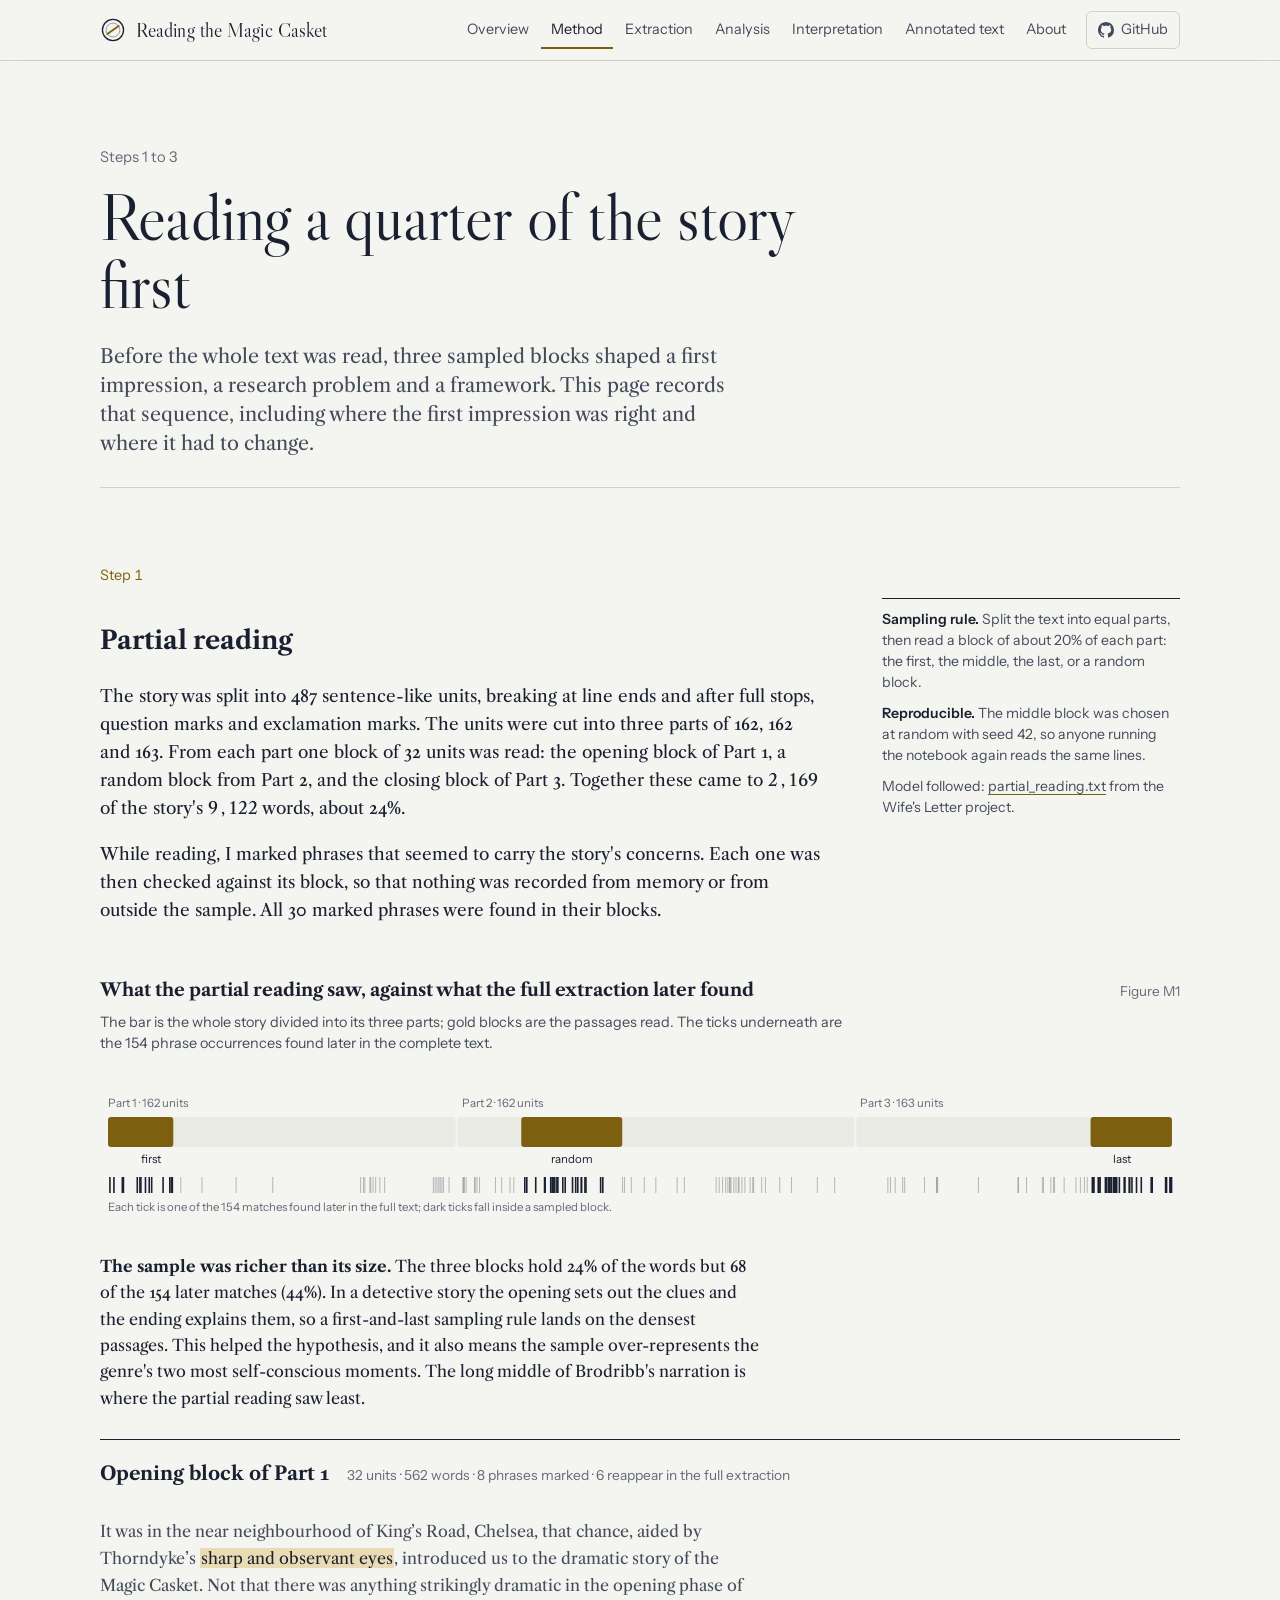
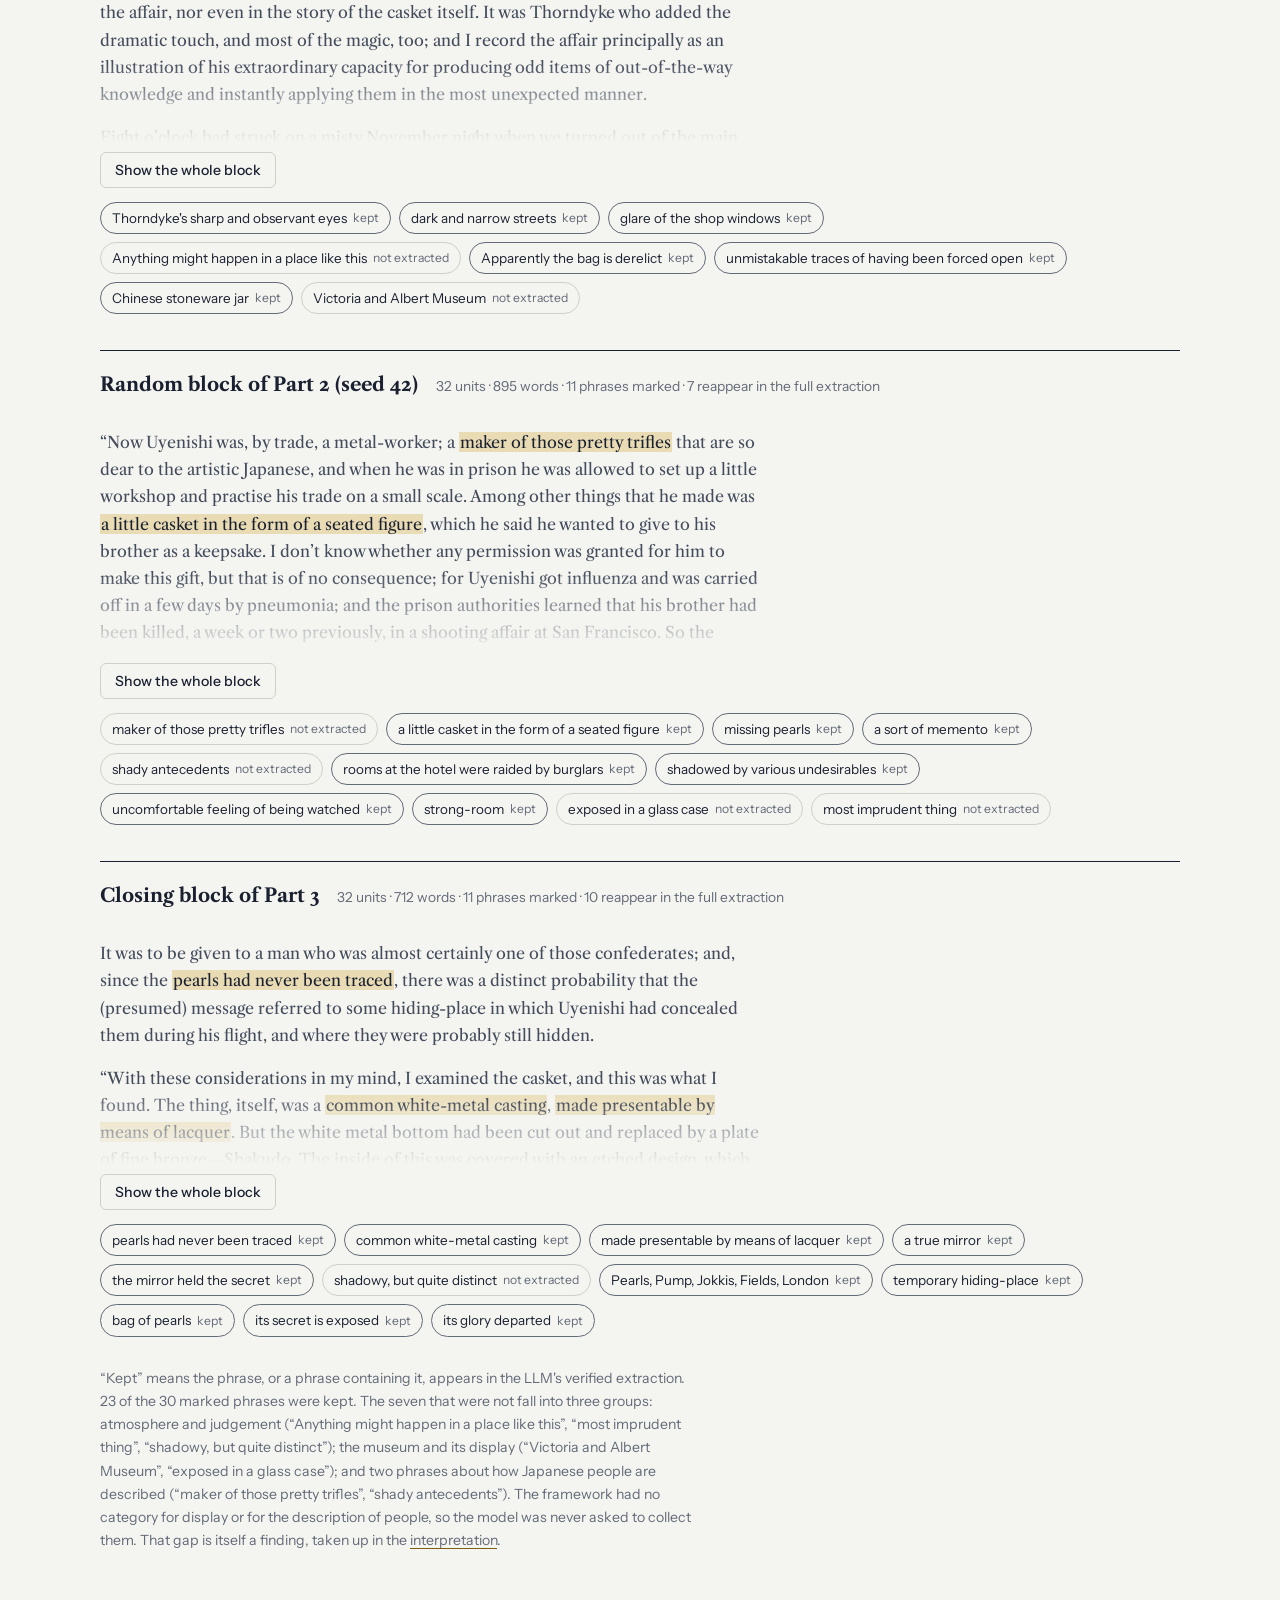
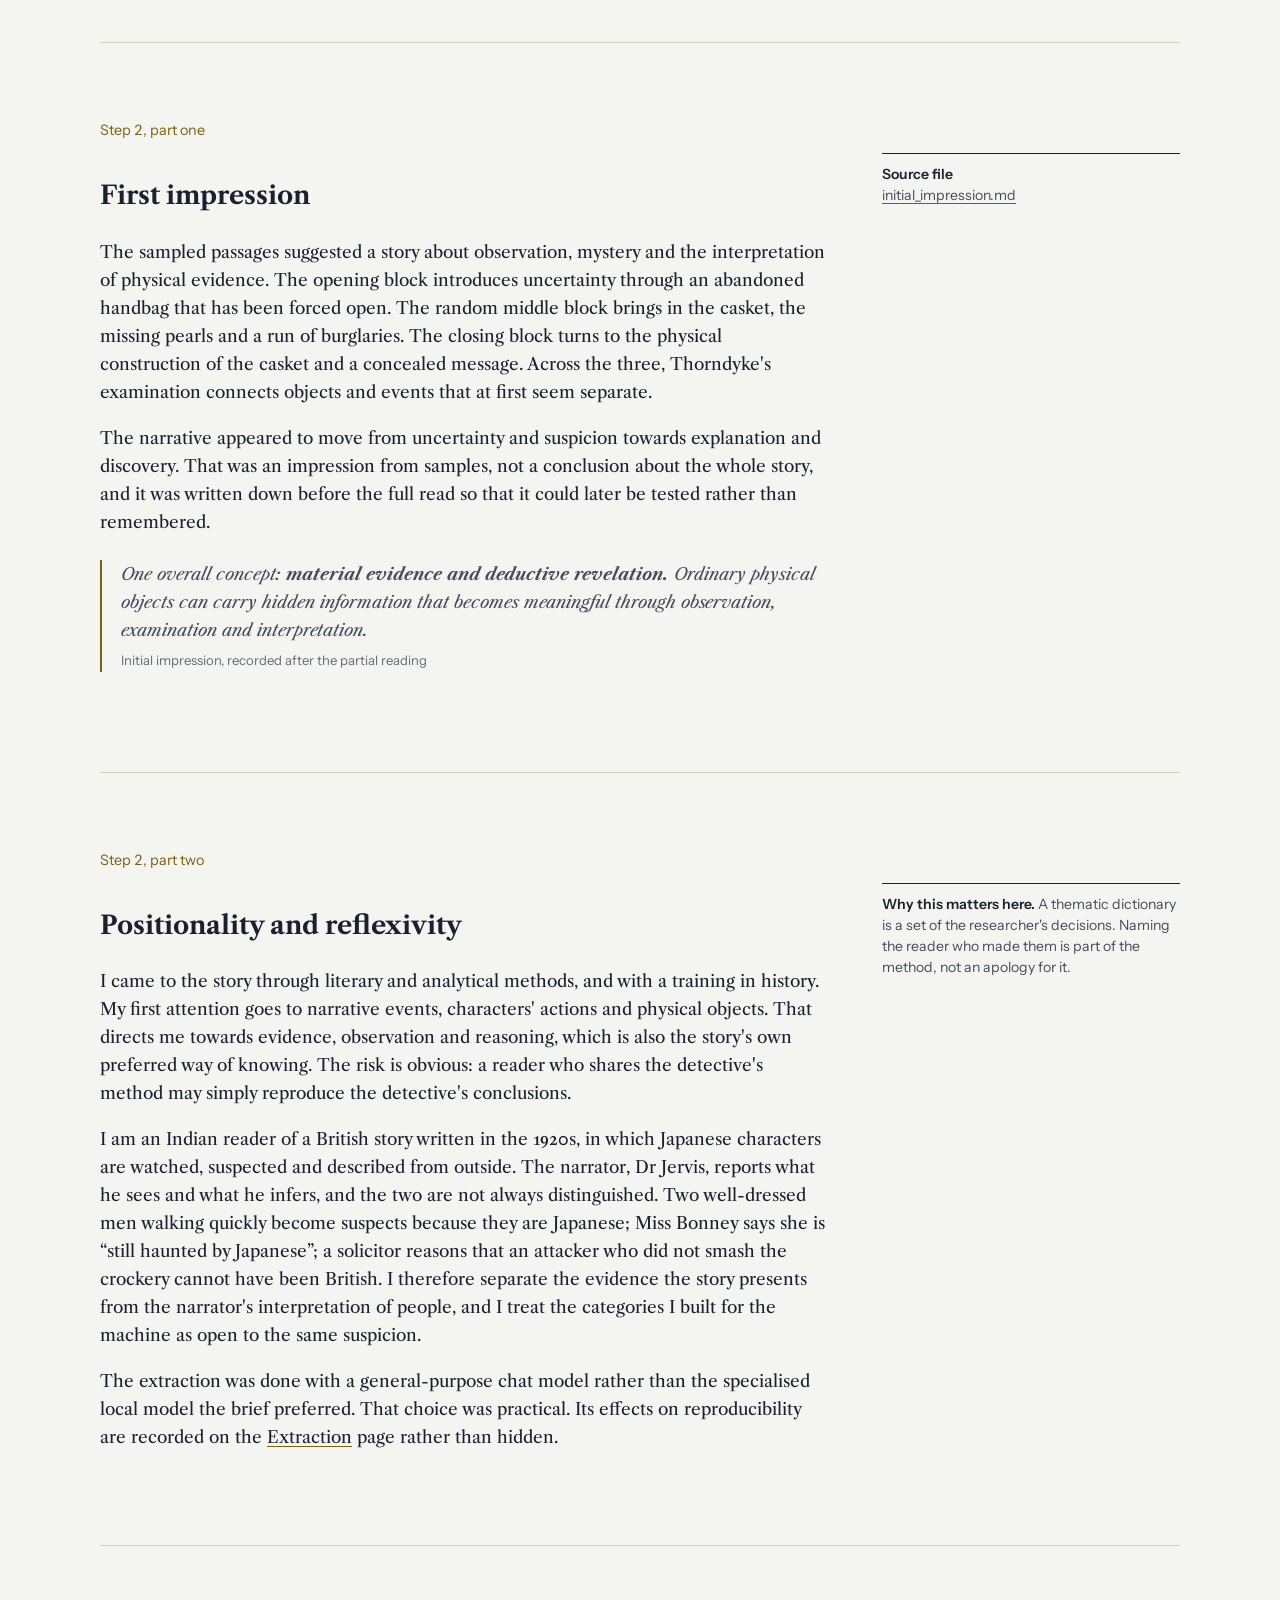
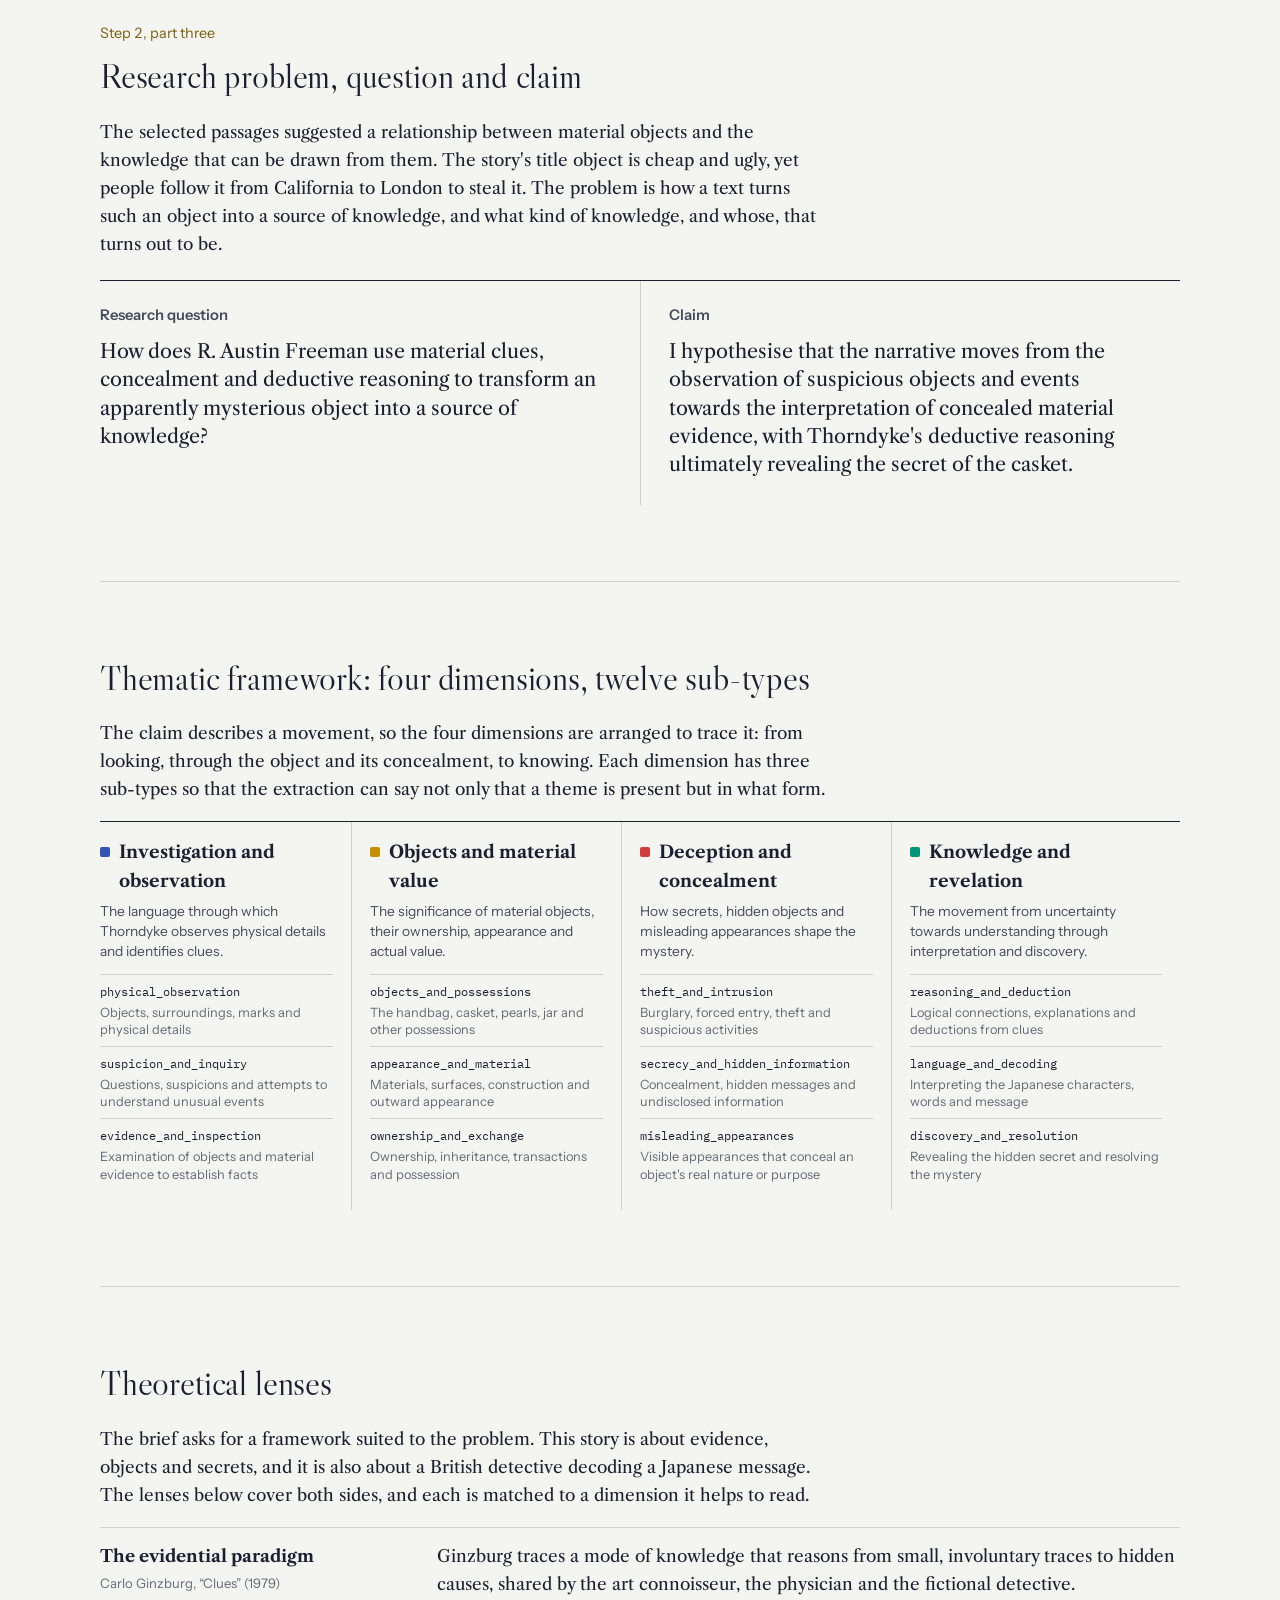
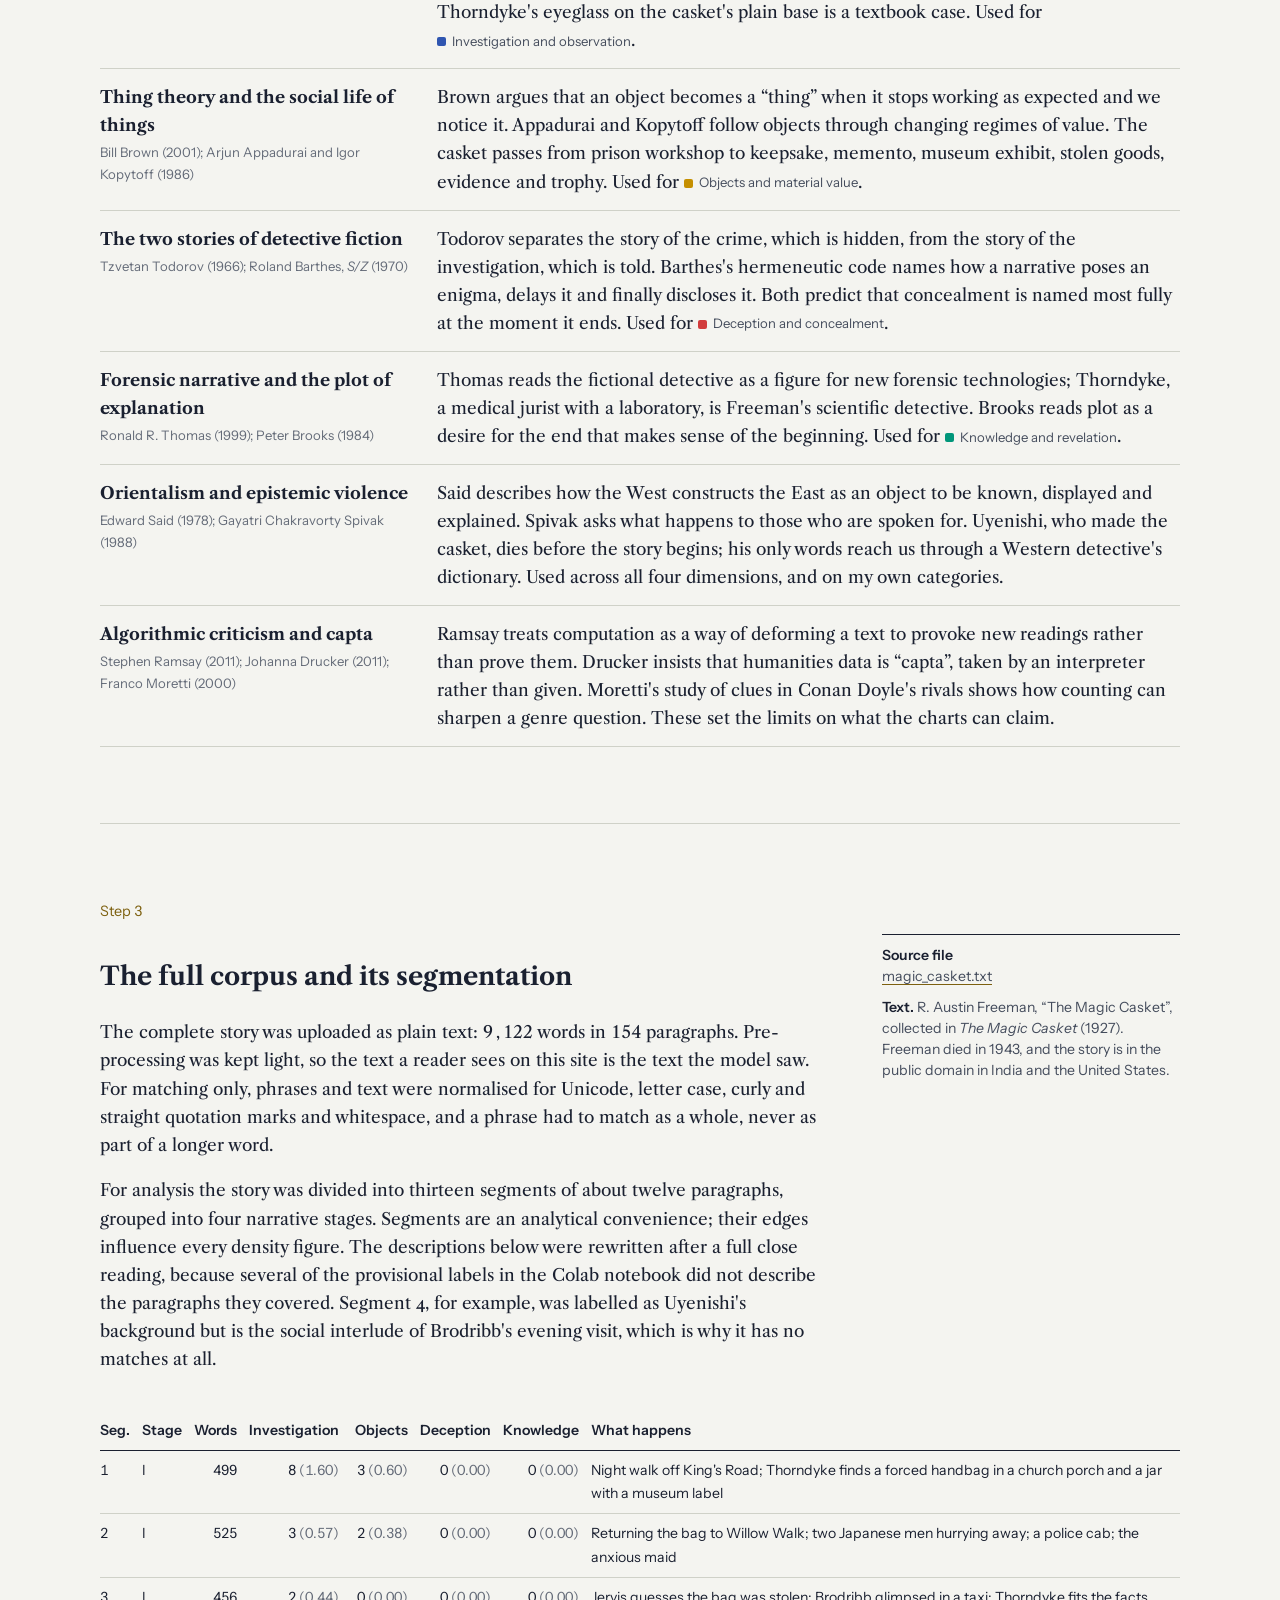
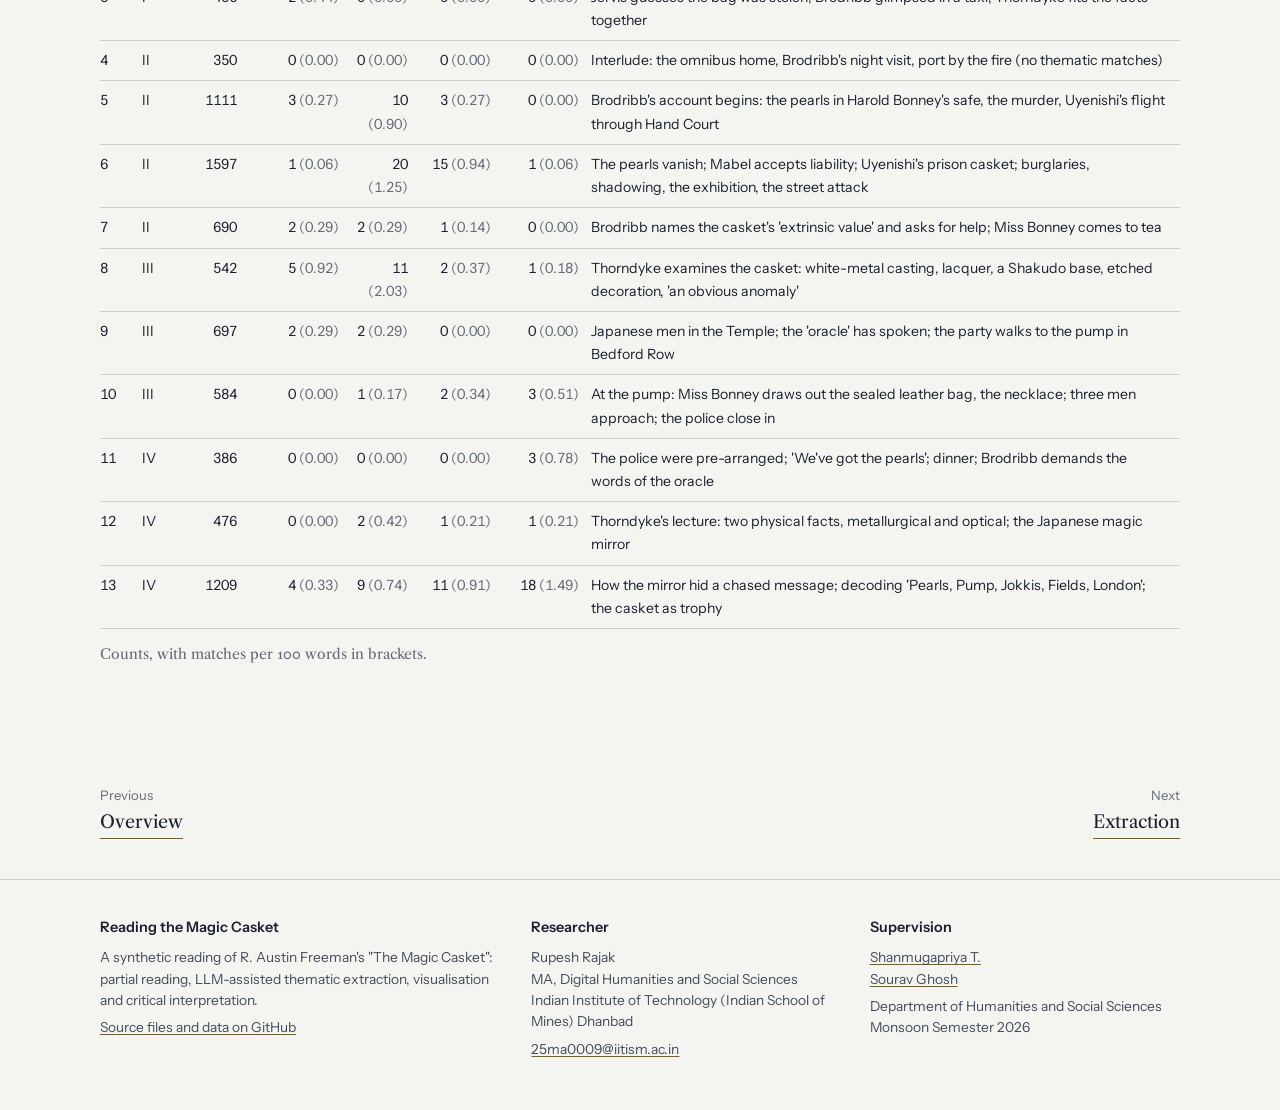
<file: method.html>
<!doctype html>
<html lang="en">
<head>
<meta charset="utf-8">
<meta name="viewport" content="width=device-width, initial-scale=1">
<title>Method · Reading the Magic Casket</title>
<meta name="description" content="Partial reading, researcher positionality, the thematic framework and the theoretical lenses behind the synthetic reading of The Magic Casket.">
<link rel="icon" href="favicon.svg" type="image/svg+xml">
<link rel="preconnect" href="https://fonts.googleapis.com">
<link rel="preconnect" href="https://fonts.gstatic.com" crossorigin>
<link rel="stylesheet" href="https://fonts.googleapis.com/css2?family=IBM+Plex+Mono:wght@400&family=Instrument+Sans:wght@400;500;600&family=Libre+Caslon+Display&family=Libre+Caslon+Text:ital,wght@0,400;0,700;1,400&display=swap">
<link rel="stylesheet" href="site.css">
</head>
<body>
<a class="skip" href="#main">Skip to content</a>
<header id="site-head"></header>

<main id="main" class="wrap">
  <header class="page-title">
    <p class="kicker">Steps 1 to 3</p>
    <h1>Reading a quarter of the story first</h1>
    <p class="lede">Before the whole text was read, three sampled blocks shaped a first impression, a research problem and a framework. This page records that sequence, including where the first impression was right and where it had to change.</p>
  </header>

  <!-- ============================================================ 1 -->
  <section class="sec" id="partial" aria-labelledby="h-partial">
    <p class="sec-num">Step 1</p>
    <div class="with-notes">
      <h2 id="h-partial">Partial reading</h2>
      <aside class="note">
        <p><b>Sampling rule.</b> Split the text into equal parts, then read a block of about 20% of each part: the first, the middle, the last, or a random block.</p>
        <p><b>Reproducible.</b> The middle block was chosen at random with seed 42, so anyone running the notebook again reads the same lines.</p>
        <p>Model followed: <a href="https://github.com/SouravGhosh-digital-humanities/Wifes_Letter_JSON_themes/blob/main/partial_reading.txt" target="_blank" rel="noopener">partial_reading.txt</a> from the Wife's Letter project.</p>
      </aside>
      <div class="prose">
        <p>The story was split into 487 sentence-like units, breaking at line ends and after full stops, question marks and exclamation marks. The units were cut into three parts of 162, 162 and 163. From each part one block of 32 units was read: the opening block of Part 1, a random block from Part 2, and the closing block of Part 3. Together these came to <span class="num">2,169</span> of the story's <span class="num">9,122</span> words, about 24%.</p>
        <p>While reading, I marked phrases that seemed to carry the story's concerns. Each one was then checked against its block, so that nothing was recorded from memory or from outside the sample. All 30 marked phrases were found in their blocks.</p>
      </div>
    </div>

    <figure class="fig">
      <div class="fig-head"><h3>What the partial reading saw, against what the full extraction later found</h3><span class="fig-no">Figure M1</span></div>
      <p class="how">The bar is the whole story divided into its three parts; gold blocks are the passages read. The ticks underneath are the 154 phrase occurrences found later in the complete text.</p>
      <div class="chart" data-chart="partial"></div>
      <figcaption><b>The sample was richer than its size.</b> The three blocks hold 24% of the words but 68 of the 154 later matches (44%). In a detective story the opening sets out the clues and the ending explains them, so a first-and-last sampling rule lands on the densest passages. This helped the hypothesis, and it also means the sample over-represents the genre's two most self-conscious moments. The long middle of Brodribb's narration is where the partial reading saw least.</figcaption>
    </figure>

    <div id="blocks"></div>
  </section>

  <!-- ============================================================ 2 -->
  <section class="sec" id="impression" aria-labelledby="h-impression">
    <p class="sec-num">Step 2, part one</p>
    <div class="with-notes">
      <h2 id="h-impression">First impression</h2>
      <aside class="note">
        <p><b>Source file</b><br><a href="#" data-file="initial_impression.md">initial_impression.md</a></p>
      </aside>
      <div class="prose">
        <p>The sampled passages suggested a story about observation, mystery and the interpretation of physical evidence. The opening block introduces uncertainty through an abandoned handbag that has been forced open. The random middle block brings in the casket, the missing pearls and a run of burglaries. The closing block turns to the physical construction of the casket and a concealed message. Across the three, Thorndyke's examination connects objects and events that at first seem separate.</p>
        <p>The narrative appeared to move from uncertainty and suspicion towards explanation and discovery. That was an impression from samples, not a conclusion about the whole story, and it was written down before the full read so that it could later be tested rather than remembered.</p>
        <blockquote>One overall concept: <b>material evidence and deductive revelation.</b> Ordinary physical objects can carry hidden information that becomes meaningful through observation, examination and interpretation.<cite>Initial impression, recorded after the partial reading</cite></blockquote>
      </div>
    </div>
  </section>

  <section class="sec" id="positionality" aria-labelledby="h-pos">
    <p class="sec-num">Step 2, part two</p>
    <div class="with-notes">
      <h2 id="h-pos">Positionality and reflexivity</h2>
      <aside class="note">
        <p><b>Why this matters here.</b> A thematic dictionary is a set of the researcher's decisions. Naming the reader who made them is part of the method, not an apology for it.</p>
      </aside>
      <div class="prose">
        <p>I came to the story through literary and analytical methods, and with a training in history. My first attention goes to narrative events, characters' actions and physical objects. That directs me towards evidence, observation and reasoning, which is also the story's own preferred way of knowing. The risk is obvious: a reader who shares the detective's method may simply reproduce the detective's conclusions.</p>
        <p>I am an Indian reader of a British story written in the 1920s, in which Japanese characters are watched, suspected and described from outside. The narrator, Dr Jervis, reports what he sees and what he infers, and the two are not always distinguished. Two well-dressed men walking quickly become suspects because they are Japanese; Miss Bonney says she is “still haunted by Japanese”; a solicitor reasons that an attacker who did not smash the crockery cannot have been British. I therefore separate the evidence the story presents from the narrator's interpretation of people, and I treat the categories I built for the machine as open to the same suspicion.</p>
        <p>The extraction was done with a general-purpose chat model rather than the specialised local model the brief preferred. That choice was practical. Its effects on reproducibility are recorded on the <a href="extraction.html#model">Extraction</a> page rather than hidden.</p>
      </div>
    </div>
  </section>

  <section class="sec" id="problem" aria-labelledby="h-problem">
    <p class="sec-num">Step 2, part three</p>
    <h2 id="h-problem">Research problem, question and claim</h2>
    <div class="prose">
      <p>The selected passages suggested a relationship between material objects and the knowledge that can be drawn from them. The story's title object is cheap and ugly, yet people follow it from California to London to steal it. The problem is how a text turns such an object into a source of knowledge, and what kind of knowledge, and whose, that turns out to be.</p>
    </div>
    <div class="qc" style="margin-top:22px">
      <div><h2>Research question</h2><p>How does R. Austin Freeman use material clues, concealment and deductive reasoning to transform an apparently mysterious object into a source of knowledge?</p></div>
      <div><h2>Claim</h2><p>I hypothesise that the narrative moves from the observation of suspicious objects and events towards the interpretation of concealed material evidence, with Thorndyke's deductive reasoning ultimately revealing the secret of the casket.</p></div>
    </div>
  </section>

  <section class="sec" id="framework" aria-labelledby="h-frame">
    <h2 id="h-frame">Thematic framework: four dimensions, twelve sub-types</h2>
    <div class="prose"><p>The claim describes a movement, so the four dimensions are arranged to trace it: from looking, through the object and its concealment, to knowing. Each dimension has three sub-types so that the extraction can say not only that a theme is present but in what form.</p></div>
    <div class="framework" id="framework-grid"></div>
  </section>

  <section class="sec" id="lenses" aria-labelledby="h-lenses">
    <h2 id="h-lenses">Theoretical lenses</h2>
    <div class="prose"><p>The brief asks for a framework suited to the problem. This story is about evidence, objects and secrets, and it is also about a British detective decoding a Japanese message. The lenses below cover both sides, and each is matched to a dimension it helps to read.</p></div>
    <dl class="lenses">
      <div><dt>The evidential paradigm<small>Carlo Ginzburg, “Clues” (1979)</small></dt><dd>Ginzburg traces a mode of knowledge that reasons from small, involuntary traces to hidden causes, shared by the art connoisseur, the physician and the fictional detective. Thorndyke's eyeglass on the casket's plain base is a textbook case. Used for <span class="dim d-investigation_and_observation">Investigation and observation</span>.</dd></div>
      <div><dt>Thing theory and the social life of things<small>Bill Brown (2001); Arjun Appadurai and Igor Kopytoff (1986)</small></dt><dd>Brown argues that an object becomes a “thing” when it stops working as expected and we notice it. Appadurai and Kopytoff follow objects through changing regimes of value. The casket passes from prison workshop to keepsake, memento, museum exhibit, stolen goods, evidence and trophy. Used for <span class="dim d-objects_and_material_value">Objects and material value</span>.</dd></div>
      <div><dt>The two stories of detective fiction<small>Tzvetan Todorov (1966); Roland Barthes, <i>S/Z</i> (1970)</small></dt><dd>Todorov separates the story of the crime, which is hidden, from the story of the investigation, which is told. Barthes's hermeneutic code names how a narrative poses an enigma, delays it and finally discloses it. Both predict that concealment is named most fully at the moment it ends. Used for <span class="dim d-deception_and_concealment">Deception and concealment</span>.</dd></div>
      <div><dt>Forensic narrative and the plot of explanation<small>Ronald R. Thomas (1999); Peter Brooks (1984)</small></dt><dd>Thomas reads the fictional detective as a figure for new forensic technologies; Thorndyke, a medical jurist with a laboratory, is Freeman's scientific detective. Brooks reads plot as a desire for the end that makes sense of the beginning. Used for <span class="dim d-knowledge_and_revelation">Knowledge and revelation</span>.</dd></div>
      <div><dt>Orientalism and epistemic violence<small>Edward Said (1978); Gayatri Chakravorty Spivak (1988)</small></dt><dd>Said describes how the West constructs the East as an object to be known, displayed and explained. Spivak asks what happens to those who are spoken for. Uyenishi, who made the casket, dies before the story begins; his only words reach us through a Western detective's dictionary. Used across all four dimensions, and on my own categories.</dd></div>
      <div><dt>Algorithmic criticism and capta<small>Stephen Ramsay (2011); Johanna Drucker (2011); Franco Moretti (2000)</small></dt><dd>Ramsay treats computation as a way of deforming a text to provoke new readings rather than prove them. Drucker insists that humanities data is “capta”, taken by an interpreter rather than given. Moretti's study of clues in Conan Doyle's rivals shows how counting can sharpen a genre question. These set the limits on what the charts can claim.</dd></div>
    </dl>
  </section>

  <section class="sec" id="corpus" aria-labelledby="h-corpus">
    <p class="sec-num">Step 3</p>
    <div class="with-notes">
      <h2 id="h-corpus">The full corpus and its segmentation</h2>
      <aside class="note">
        <p><b>Source file</b><br><a href="#" data-file="magic_casket.txt">magic_casket.txt</a></p>
        <p><b>Text.</b> R. Austin Freeman, “The Magic Casket”, collected in <i>The Magic Casket</i> (1927). Freeman died in 1943, and the story is in the public domain in India and the United States.</p>
      </aside>
      <div class="prose">
        <p>The complete story was uploaded as plain text: <span class="num">9,122</span> words in <span class="num">154</span> paragraphs. Pre-processing was kept light, so the text a reader sees on this site is the text the model saw. For matching only, phrases and text were normalised for Unicode, letter case, curly and straight quotation marks and whitespace, and a phrase had to match as a whole, never as part of a longer word.</p>
        <p>For analysis the story was divided into thirteen segments of about twelve paragraphs, grouped into four narrative stages. Segments are an analytical convenience; their edges influence every density figure. The descriptions below were rewritten after a full close reading, because several of the provisional labels in the Colab notebook did not describe the paragraphs they covered. Segment 4, for example, was labelled as Uyenishi's background but is the social interlude of Brodribb's evening visit, which is why it has no matches at all.</p>
      </div>
    </div>
    <div data-table="segments" style="margin-top:20px"></div>
  </section>

  <nav class="next-prev" aria-label="Pages">
    <a href="index.html"><span>Previous</span><b>Overview</b></a>
    <a class="nx" href="extraction.html"><span>Next</span><b>Extraction</b></a>
  </nav>
</main>

<footer id="site-foot"></footer>
<script src="casket-data.js"></script>
<script src="site.js"></script>
<script src="charts.js"></script>
<script>
  document.querySelectorAll("[data-file]").forEach((a) => (a.href = fileUrl(a.dataset.file)));

  // framework grid
  const DESC = {
    investigation_and_observation: ["The language through which Thorndyke observes physical details and identifies clues.", { physical_observation: "Objects, surroundings, marks and physical details", suspicion_and_inquiry: "Questions, suspicions and attempts to understand unusual events", evidence_and_inspection: "Examination of objects and material evidence to establish facts" }],
    objects_and_material_value: ["The significance of material objects, their ownership, appearance and actual value.", { objects_and_possessions: "The handbag, casket, pearls, jar and other possessions", appearance_and_material: "Materials, surfaces, construction and outward appearance", ownership_and_exchange: "Ownership, inheritance, transactions and possession" }],
    deception_and_concealment: ["How secrets, hidden objects and misleading appearances shape the mystery.", { theft_and_intrusion: "Burglary, forced entry, theft and suspicious activities", secrecy_and_hidden_information: "Concealment, hidden messages and undisclosed information", misleading_appearances: "Visible appearances that conceal an object's real nature or purpose" }],
    knowledge_and_revelation: ["The movement from uncertainty towards understanding through interpretation and discovery.", { reasoning_and_deduction: "Logical connections, explanations and deductions from clues", language_and_decoding: "Interpreting the Japanese characters, words and message", discovery_and_resolution: "Revealing the hidden secret and resolving the mystery" }],
  };
  document.getElementById("framework-grid").innerHTML = DIM_KEYS.map((k) => `
    <div class="d-${k}"><h3>${DIMS[k].label}</h3><p>${DESC[k][0]}</p>
      <ul>${Object.entries(DESC[k][1]).map(([s, d]) => `<li><code>${s}</code><span>${d}</span></li>`).join("")}</ul></div>`).join("");

  // partial reading blocks with marked phrases highlighted
  const norm = (s) => s.replace(/[’‘]/g, "'").replace(/[“”]/g, '"').toLowerCase();
  const MODE = { first: "Opening block of Part 1", random: "Random block of Part 2 (seed 42)", last: "Closing block of Part 3" };
  document.getElementById("blocks").innerHTML = D.partial.map((b) => {
    const raw = D.text.slice(b.start, b.end);
    const low = norm(raw);
    const spans = [];
    b.marked.forEach((m) => {
      const p = norm(m.phrase).replace(/^thorndyke's /, "");
      const i = low.indexOf(p);
      if (i >= 0) spans.push([i, i + p.length]);
    });
    spans.sort((a, c) => a[0] - c[0]);
    let html = "", cur = 0;
    spans.forEach(([a, e]) => { if (a < cur) return; html += esc(raw.slice(cur, a)) + "<mark>" + esc(raw.slice(a, e)) + "</mark>"; cur = e; });
    html += esc(raw.slice(cur));
    html = html.split(/\n\s*\n/).map((p) => `<p>${p.replace(/\n/g, " ")}</p>`).join("");
    const carried = b.marked.filter((m) => m.carried).length;
    return `<article class="block">
      <div class="block-head"><h3>${MODE[b.mode]}</h3><span>32 units · ${b.words} words · ${b.marked.length} phrases marked · ${carried} reappear in the full extraction</span></div>
      <div class="passage" id="pass-${b.part}">${html}</div>
      <button class="btn ghost" type="button" data-toggle="pass-${b.part}" aria-expanded="false" style="margin-top:10px">Show the whole block</button>
      <ul class="marked-list">${b.marked.map((m) => `<li class="${m.carried ? "carried" : ""}">${esc(m.phrase)}<span class="st">${m.carried ? "kept" : "not extracted"}</span></li>`).join("")}</ul>
    </article>`;
  }).join("") + `<p class="prose small ui muted" style="margin-top:22px">“Kept” means the phrase, or a phrase containing it, appears in the LLM's verified extraction. 23 of the 30 marked phrases were kept. The seven that were not fall into three groups: atmosphere and judgement (“Anything might happen in a place like this”, “most imprudent thing”, “shadowy, but quite distinct”); the museum and its display (“Victoria and Albert Museum”, “exposed in a glass case”); and two phrases about how Japanese people are described (“maker of those pretty trifles”, “shady antecedents”). The framework had no category for display or for the description of people, so the model was never asked to collect them. That gap is itself a finding, taken up in the <a href="interpretation.html#orientalism">interpretation</a>.</p>`;
  document.querySelectorAll("[data-toggle]").forEach((btn) => btn.addEventListener("click", () => {
    const el = document.getElementById(btn.dataset.toggle);
    const open = el.classList.toggle("open");
    btn.setAttribute("aria-expanded", open);
    btn.textContent = open ? "Show less" : "Show the whole block";
  }));
</script>
</body>
</html>
</file>
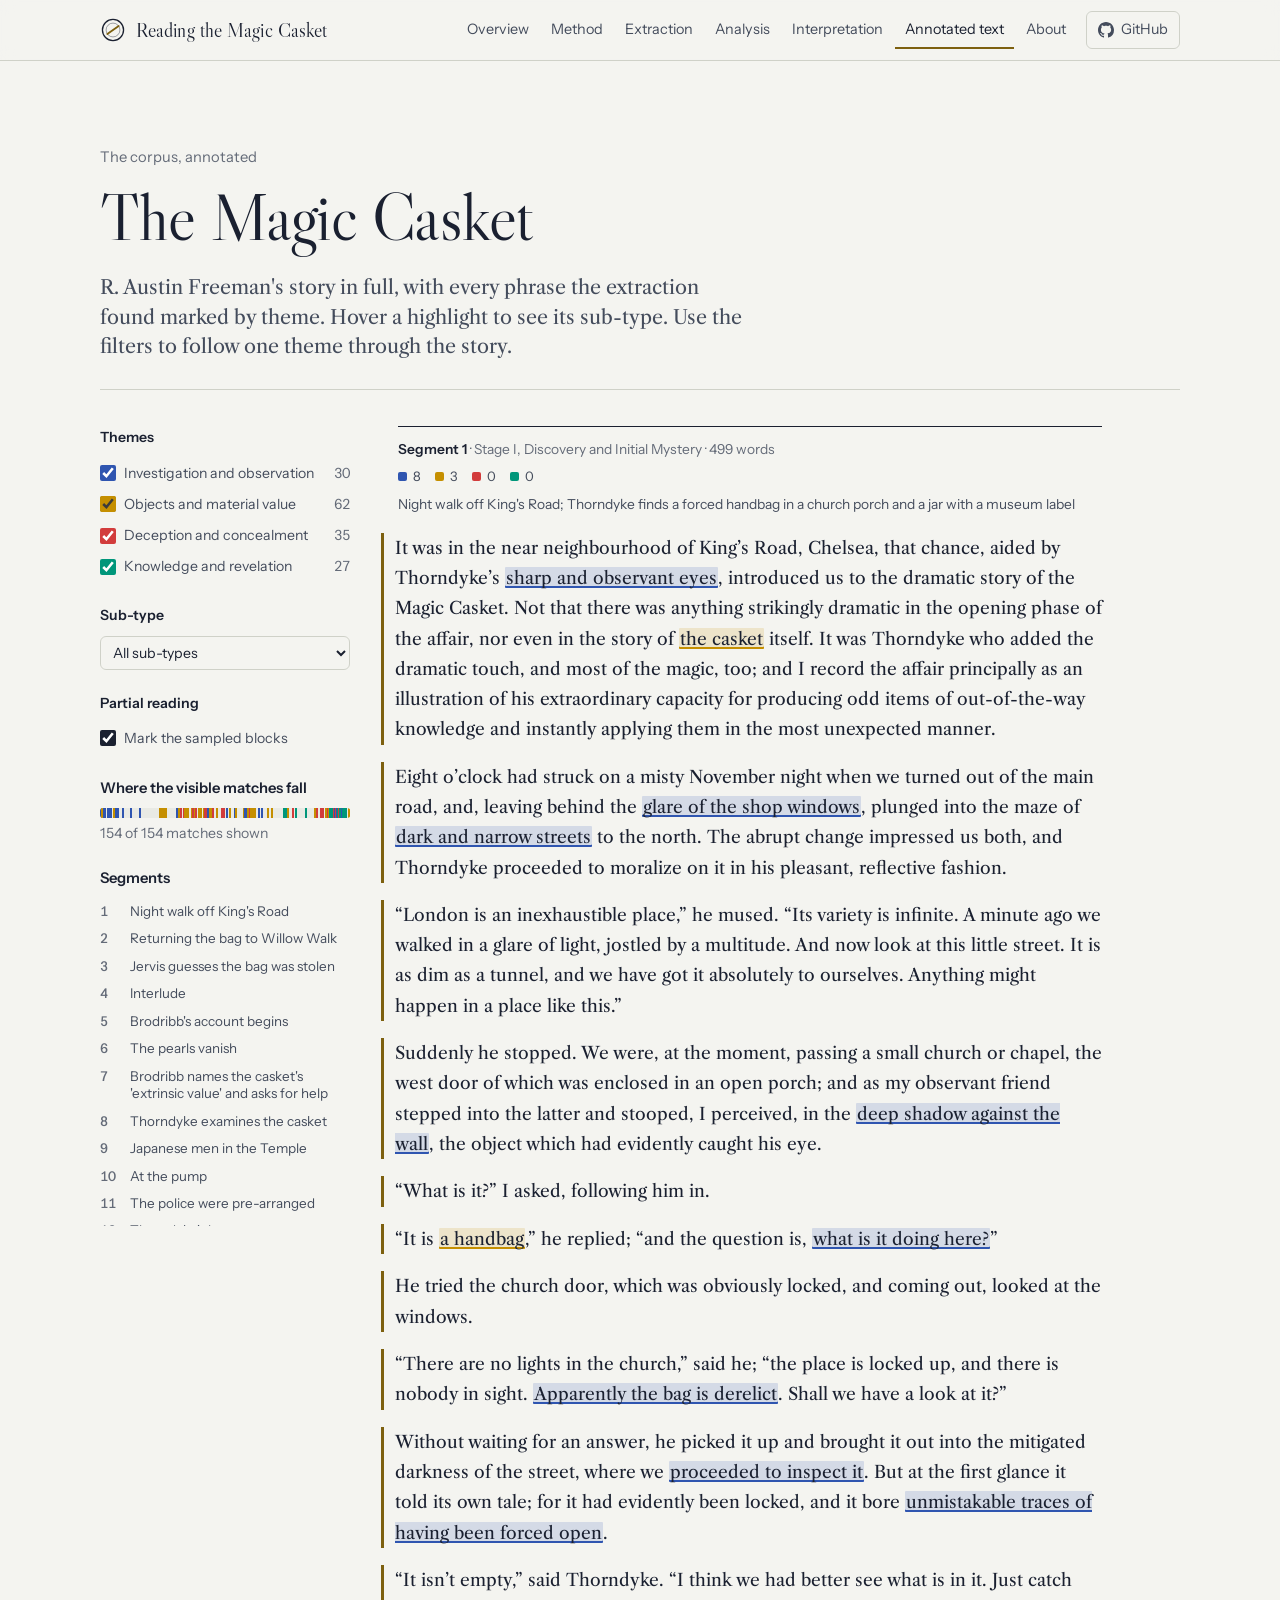
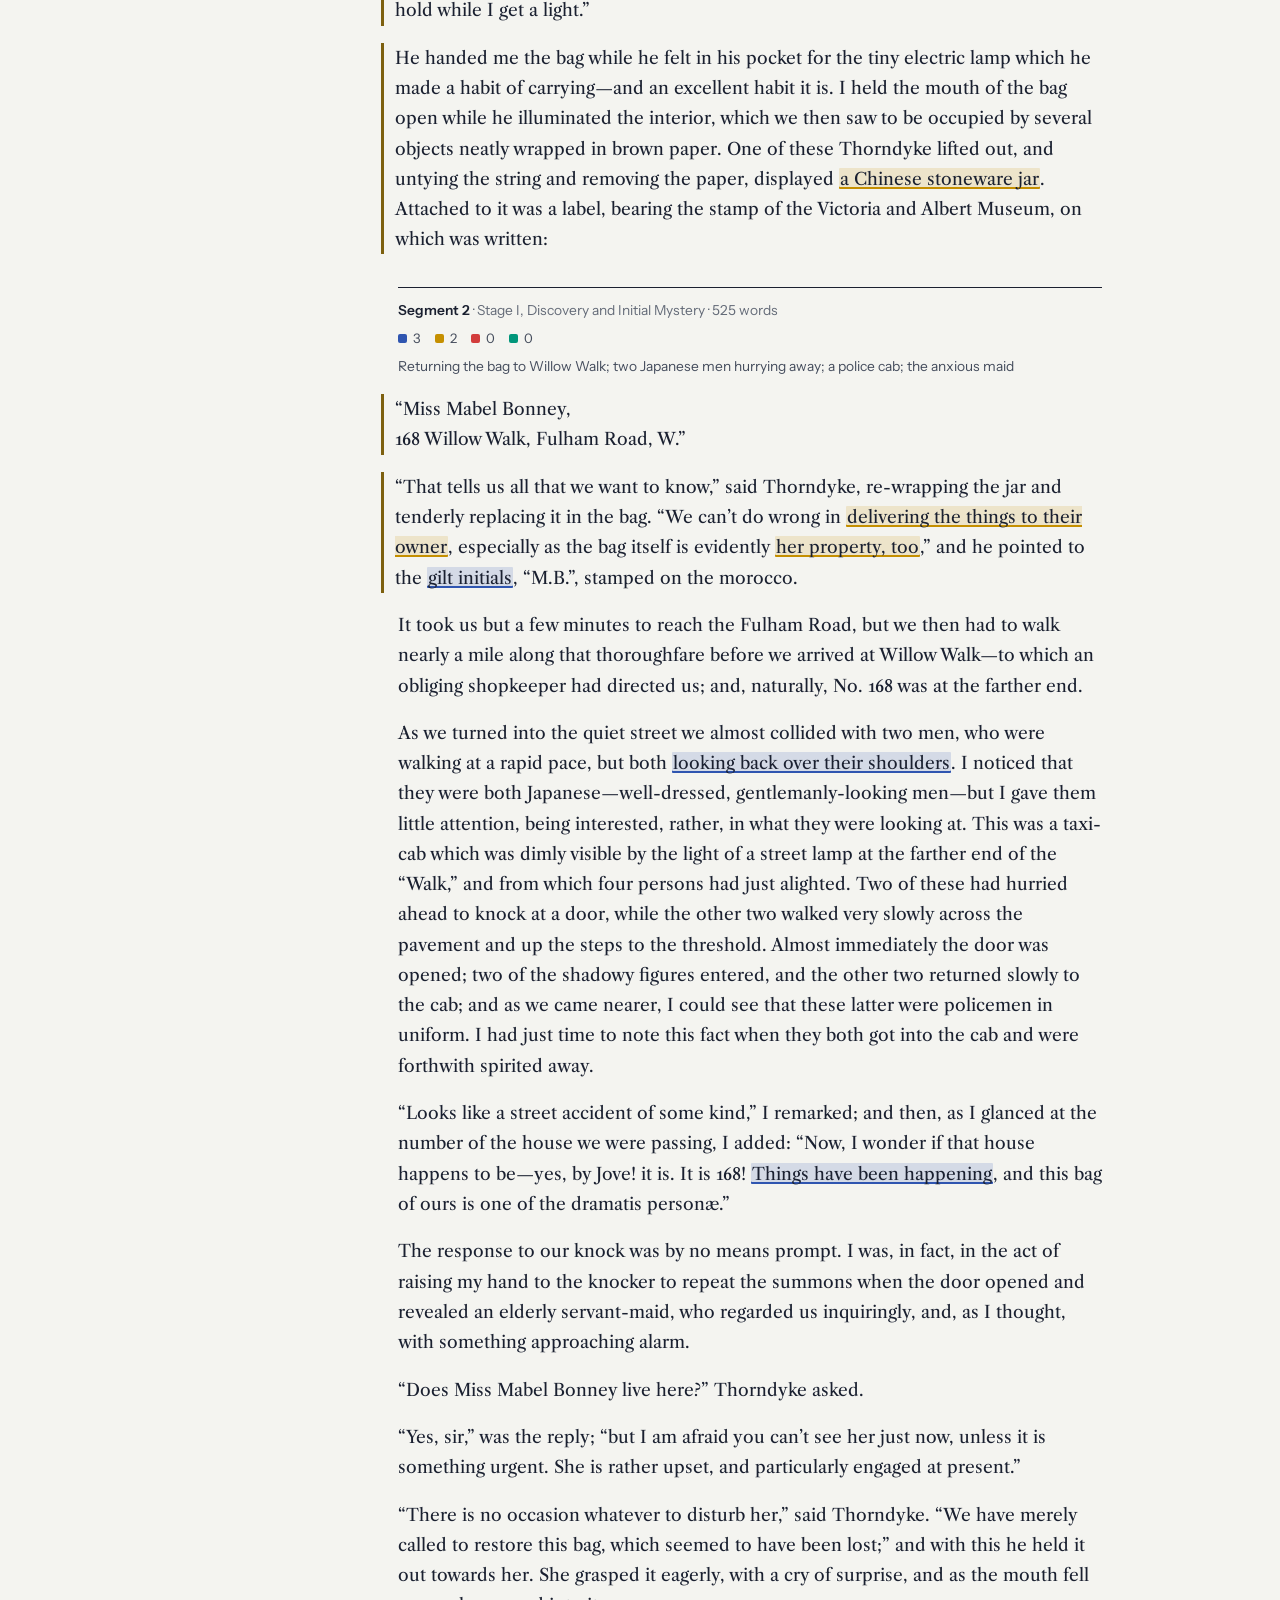
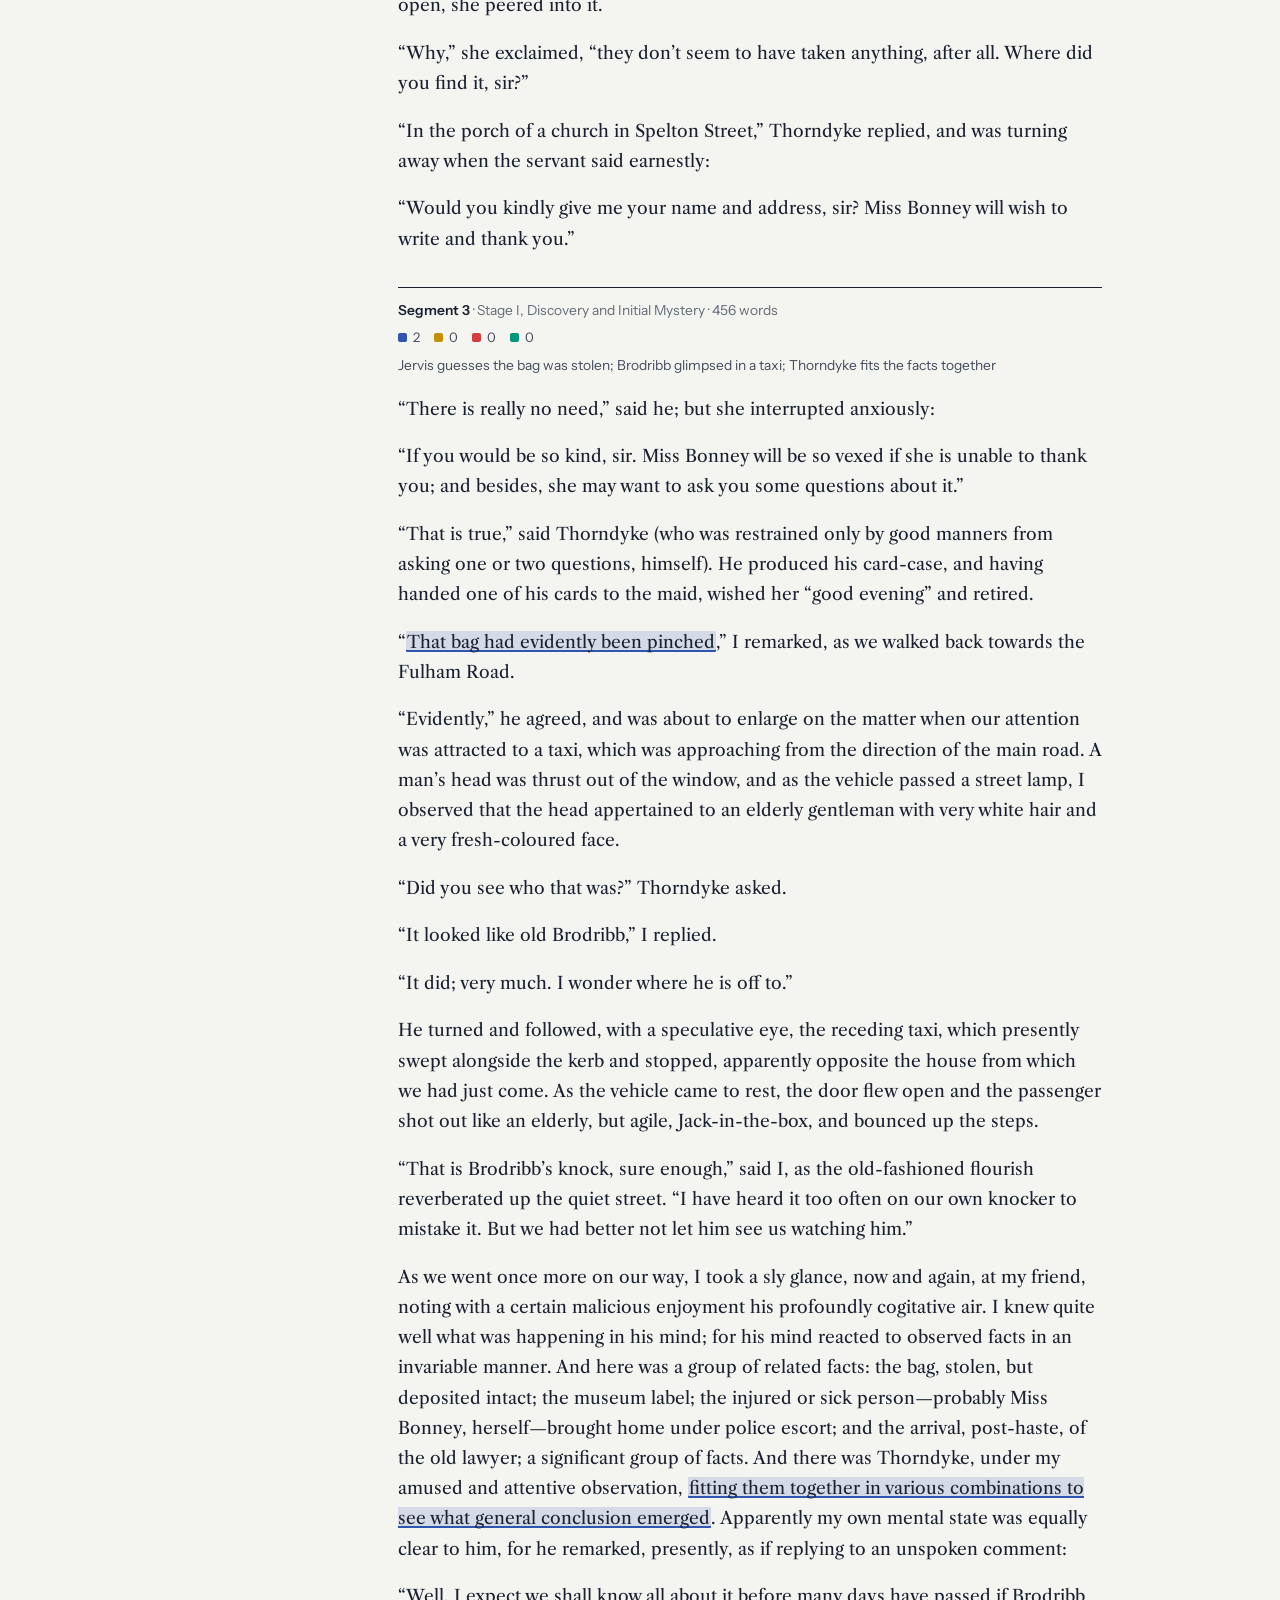
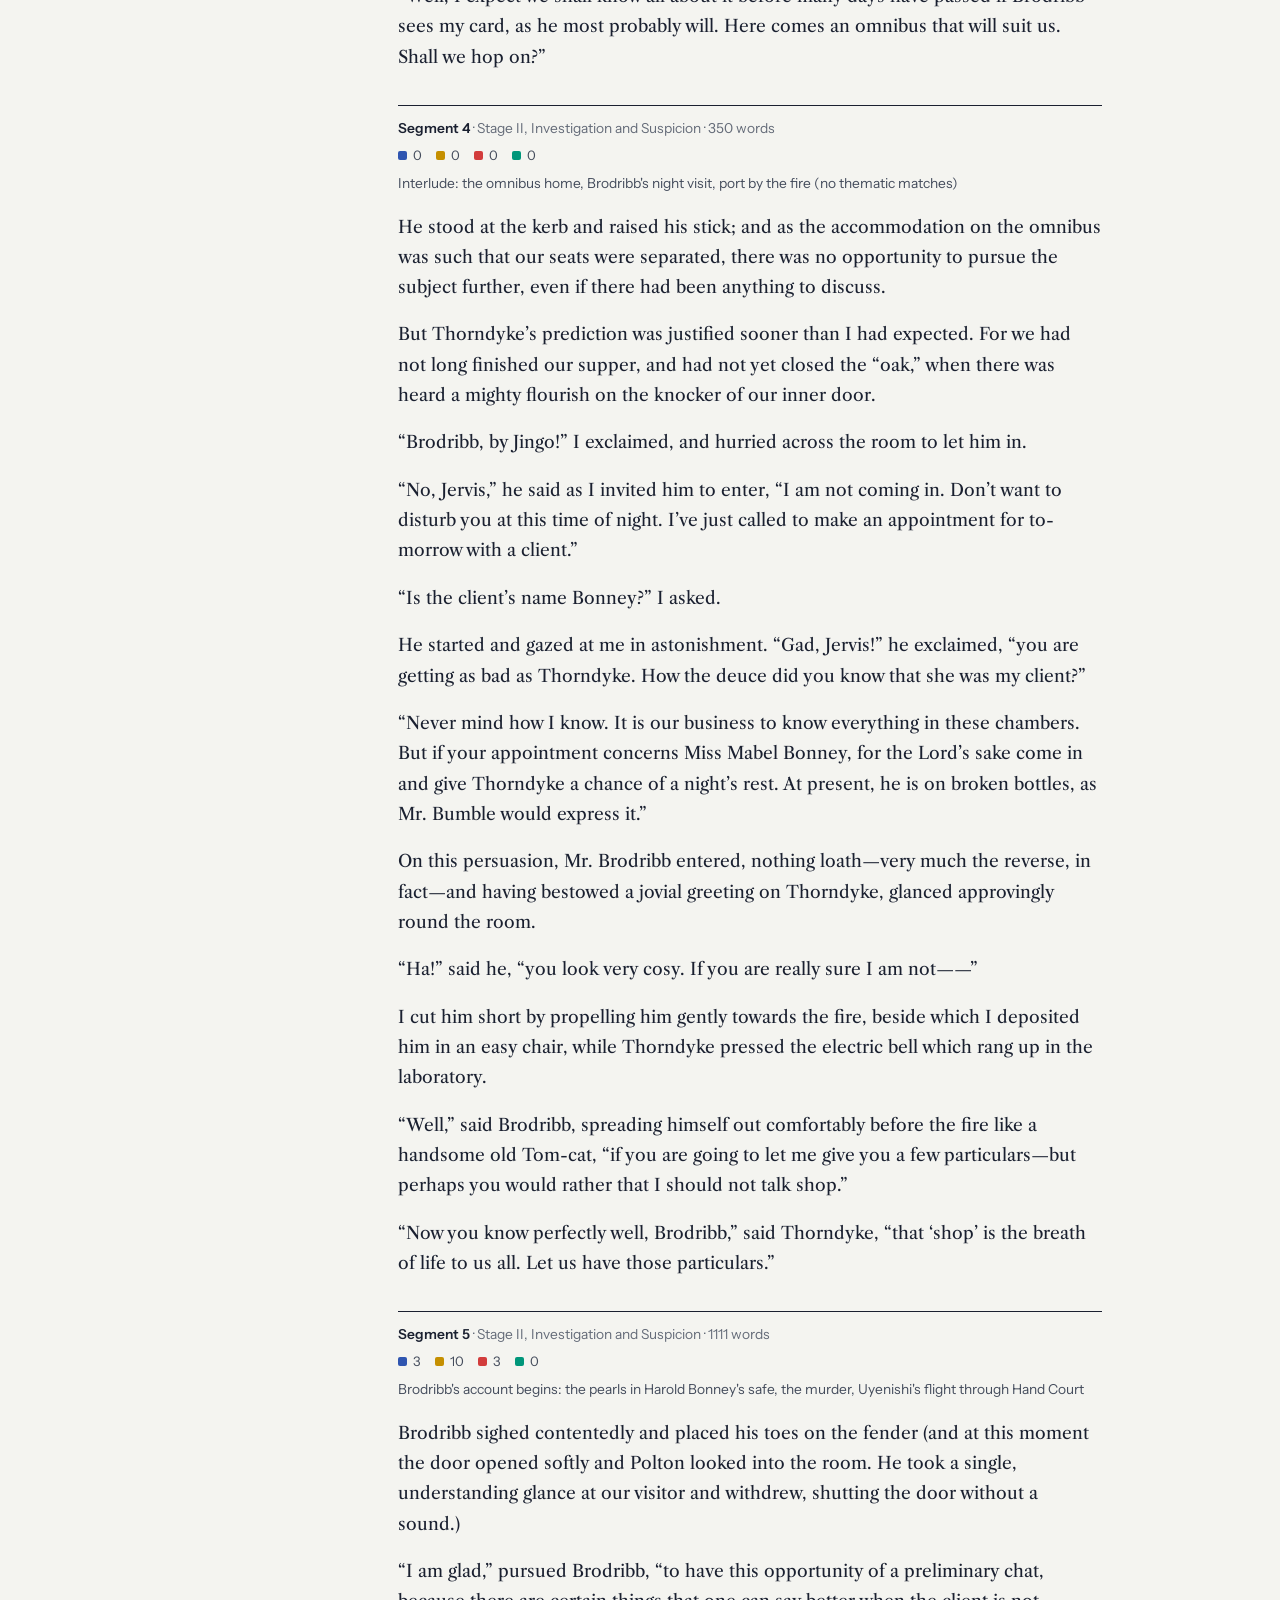
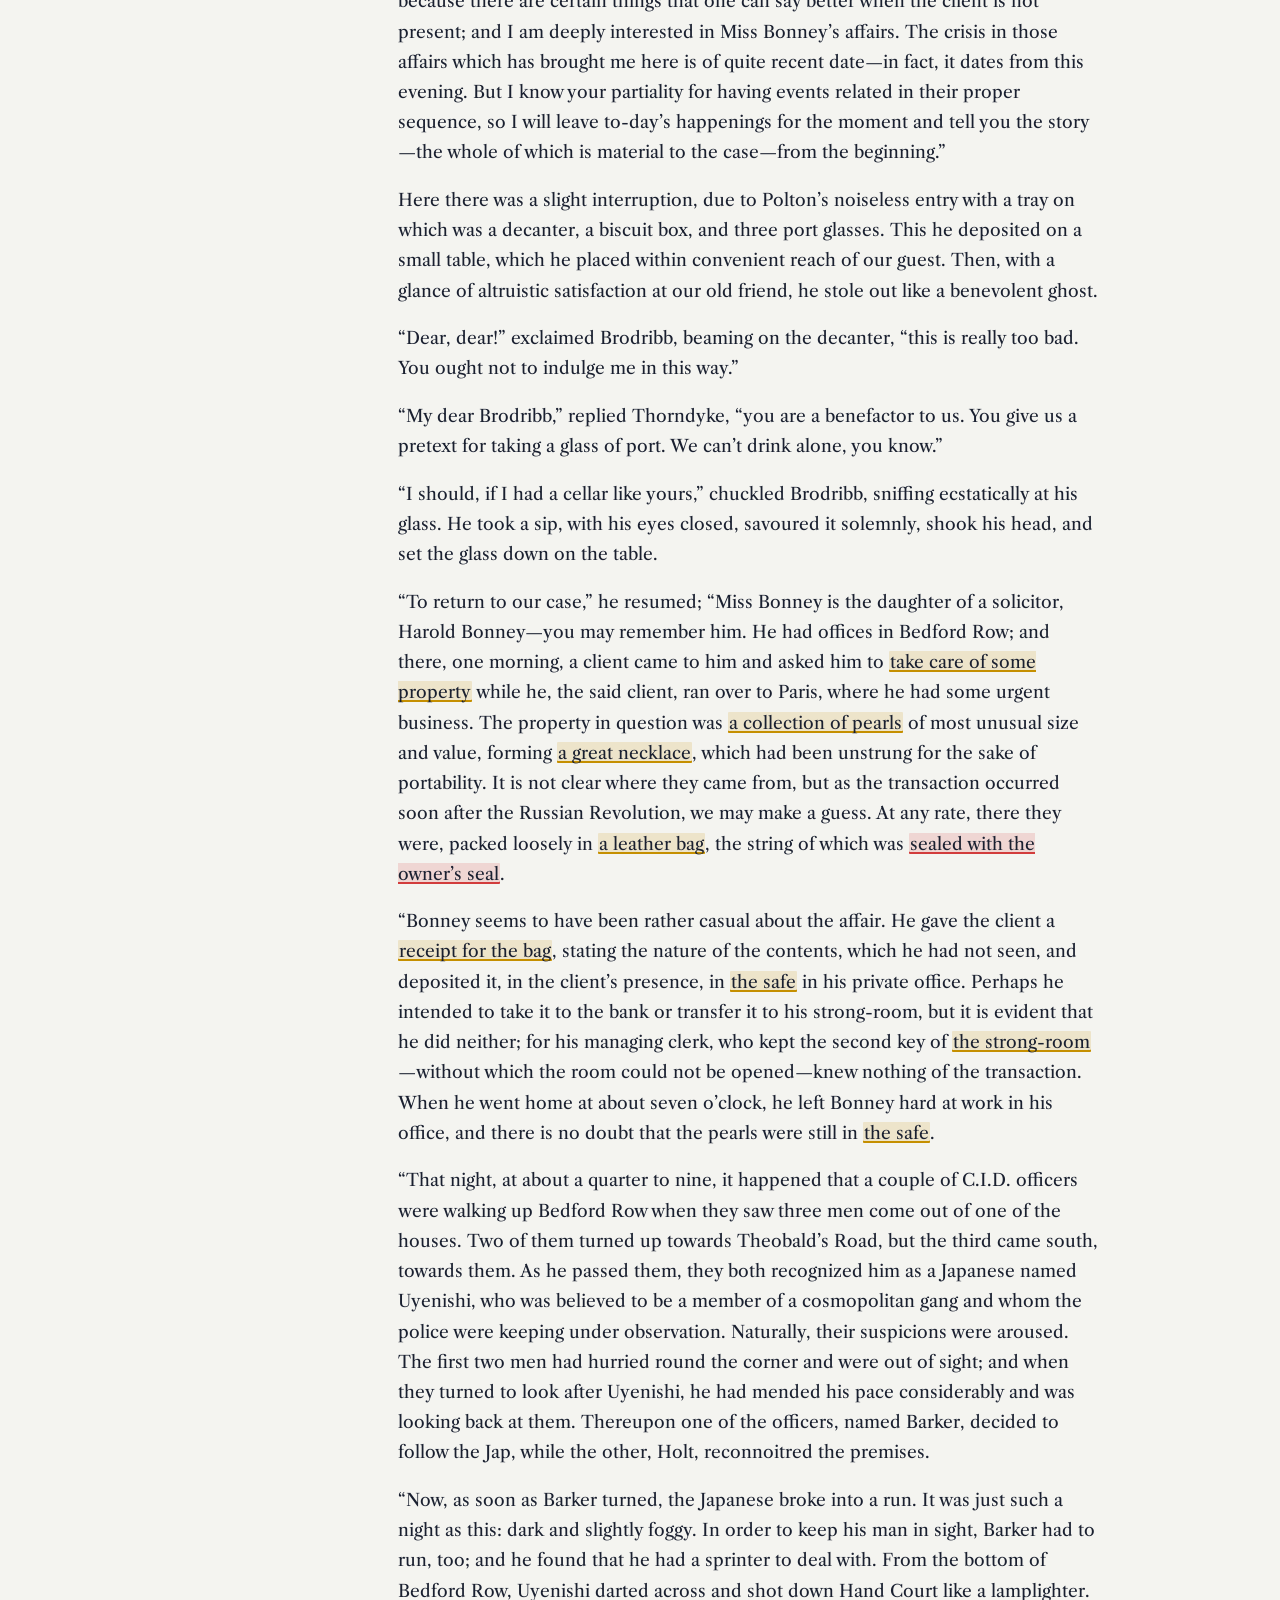
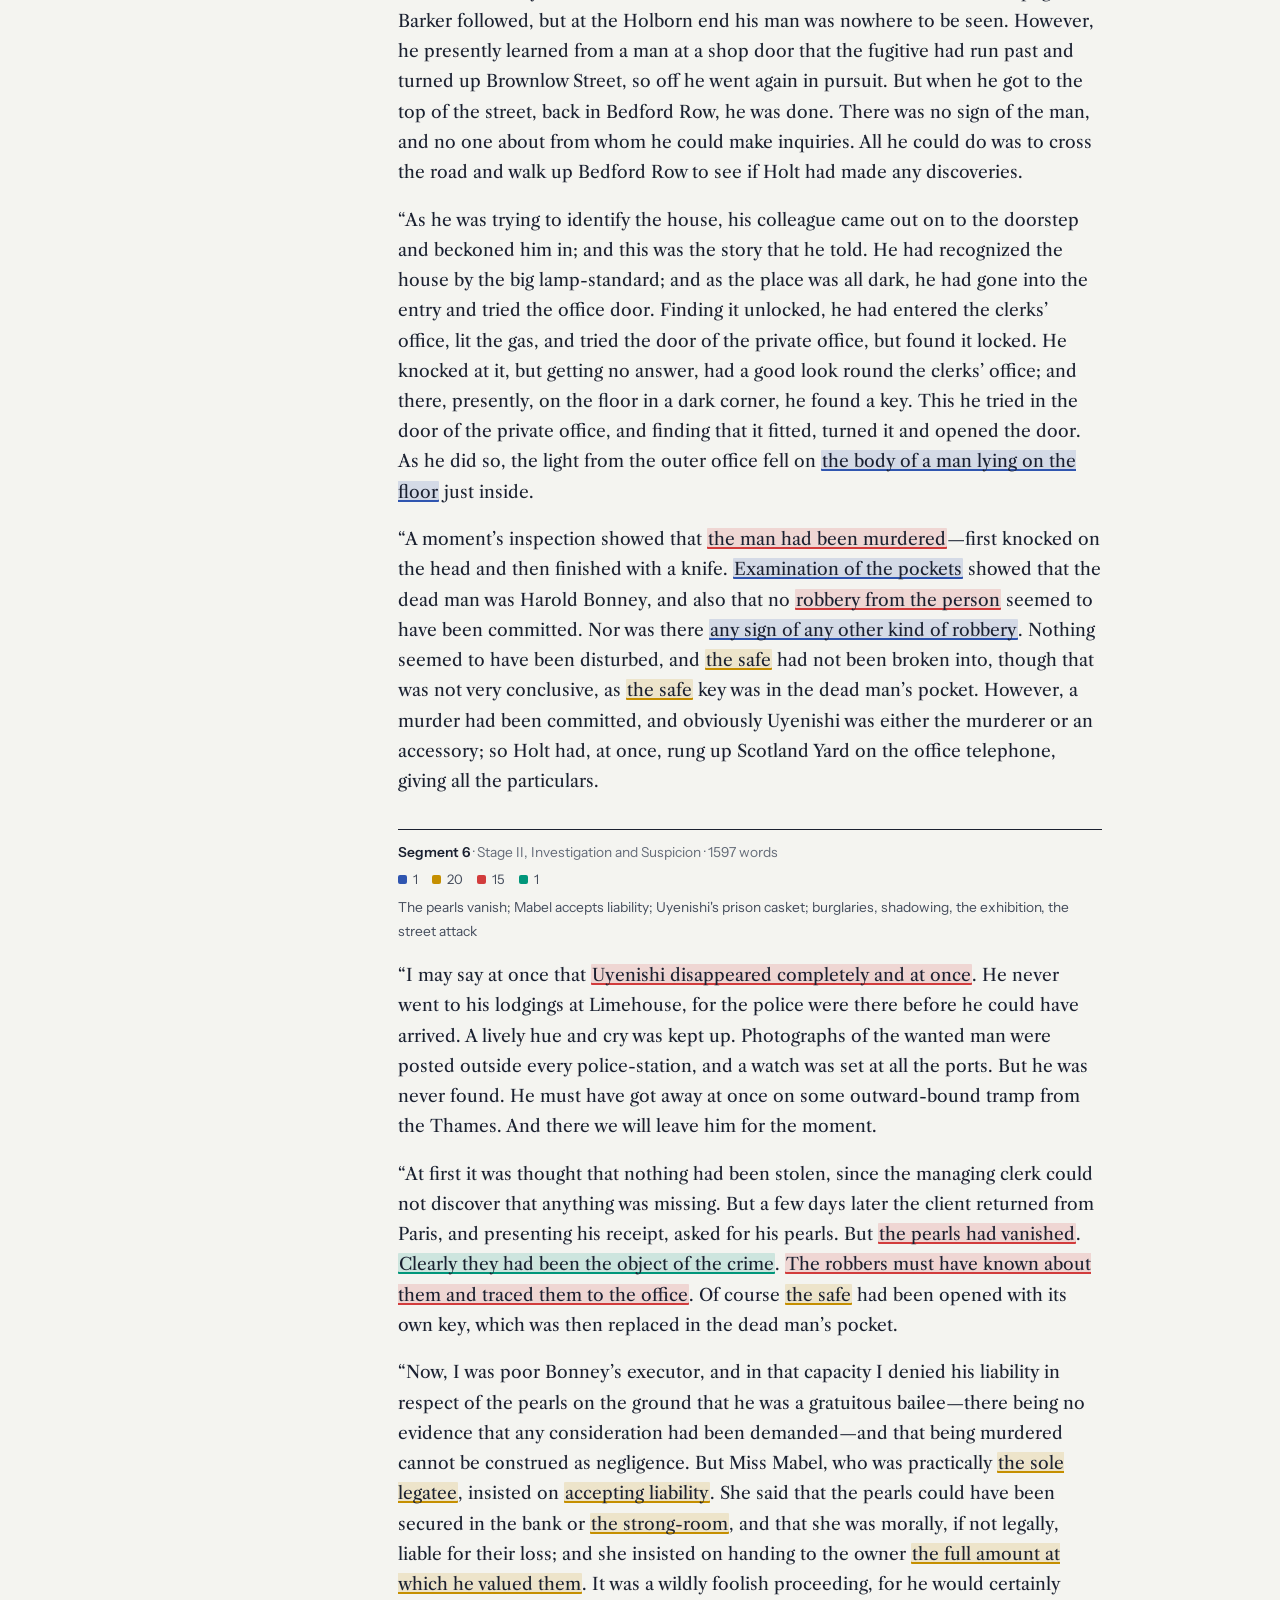
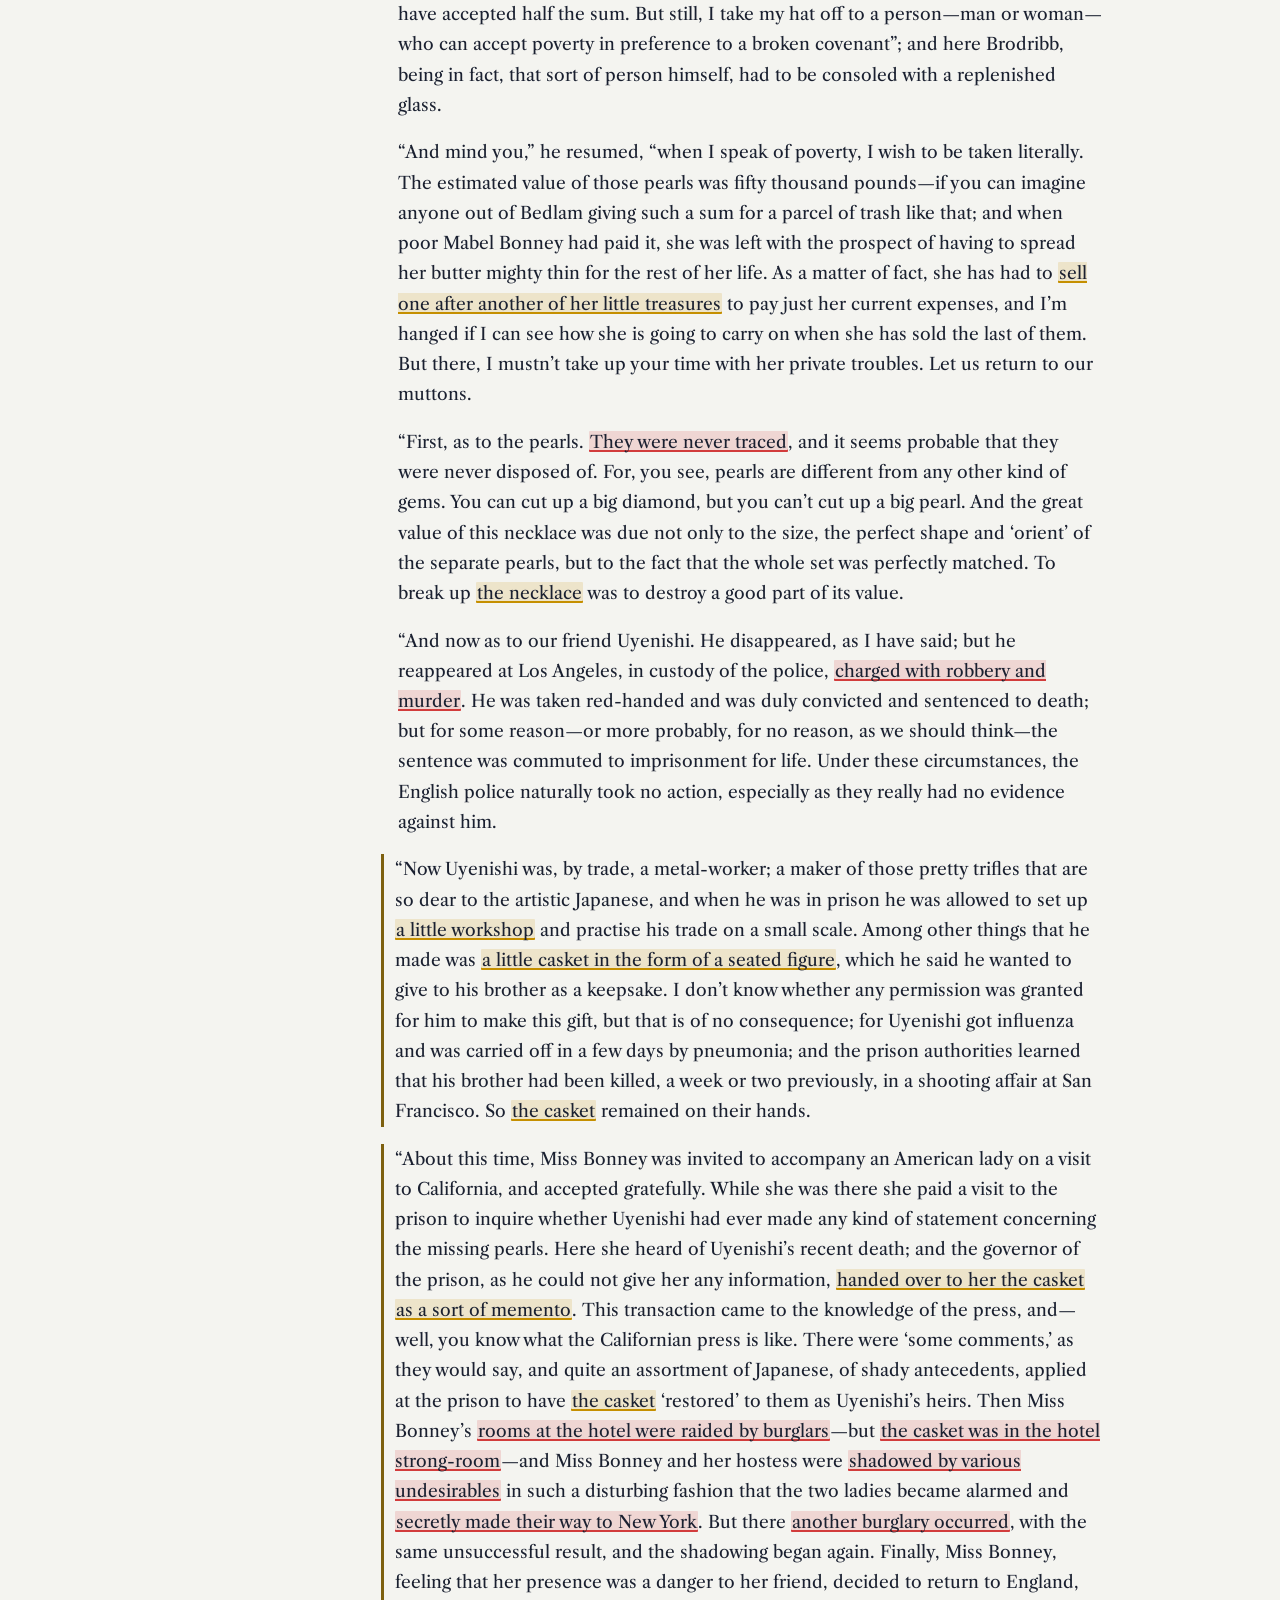
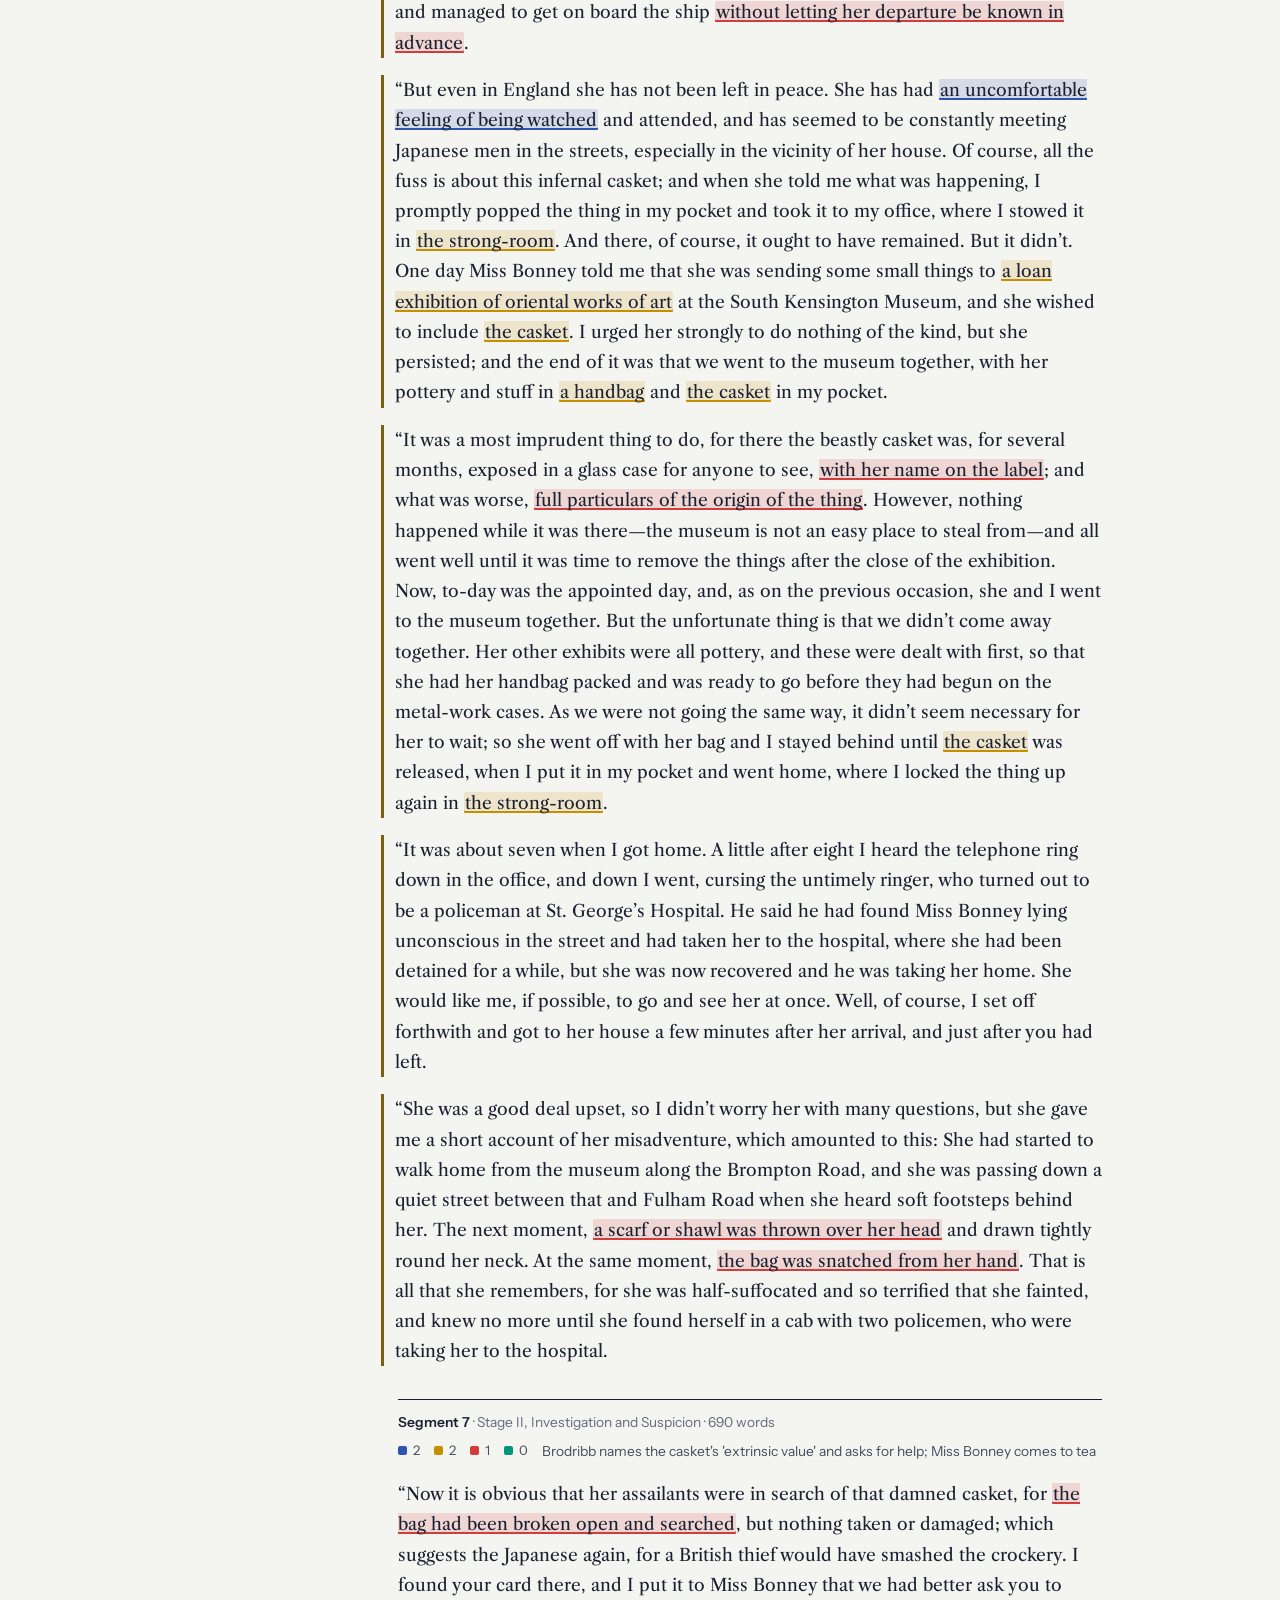
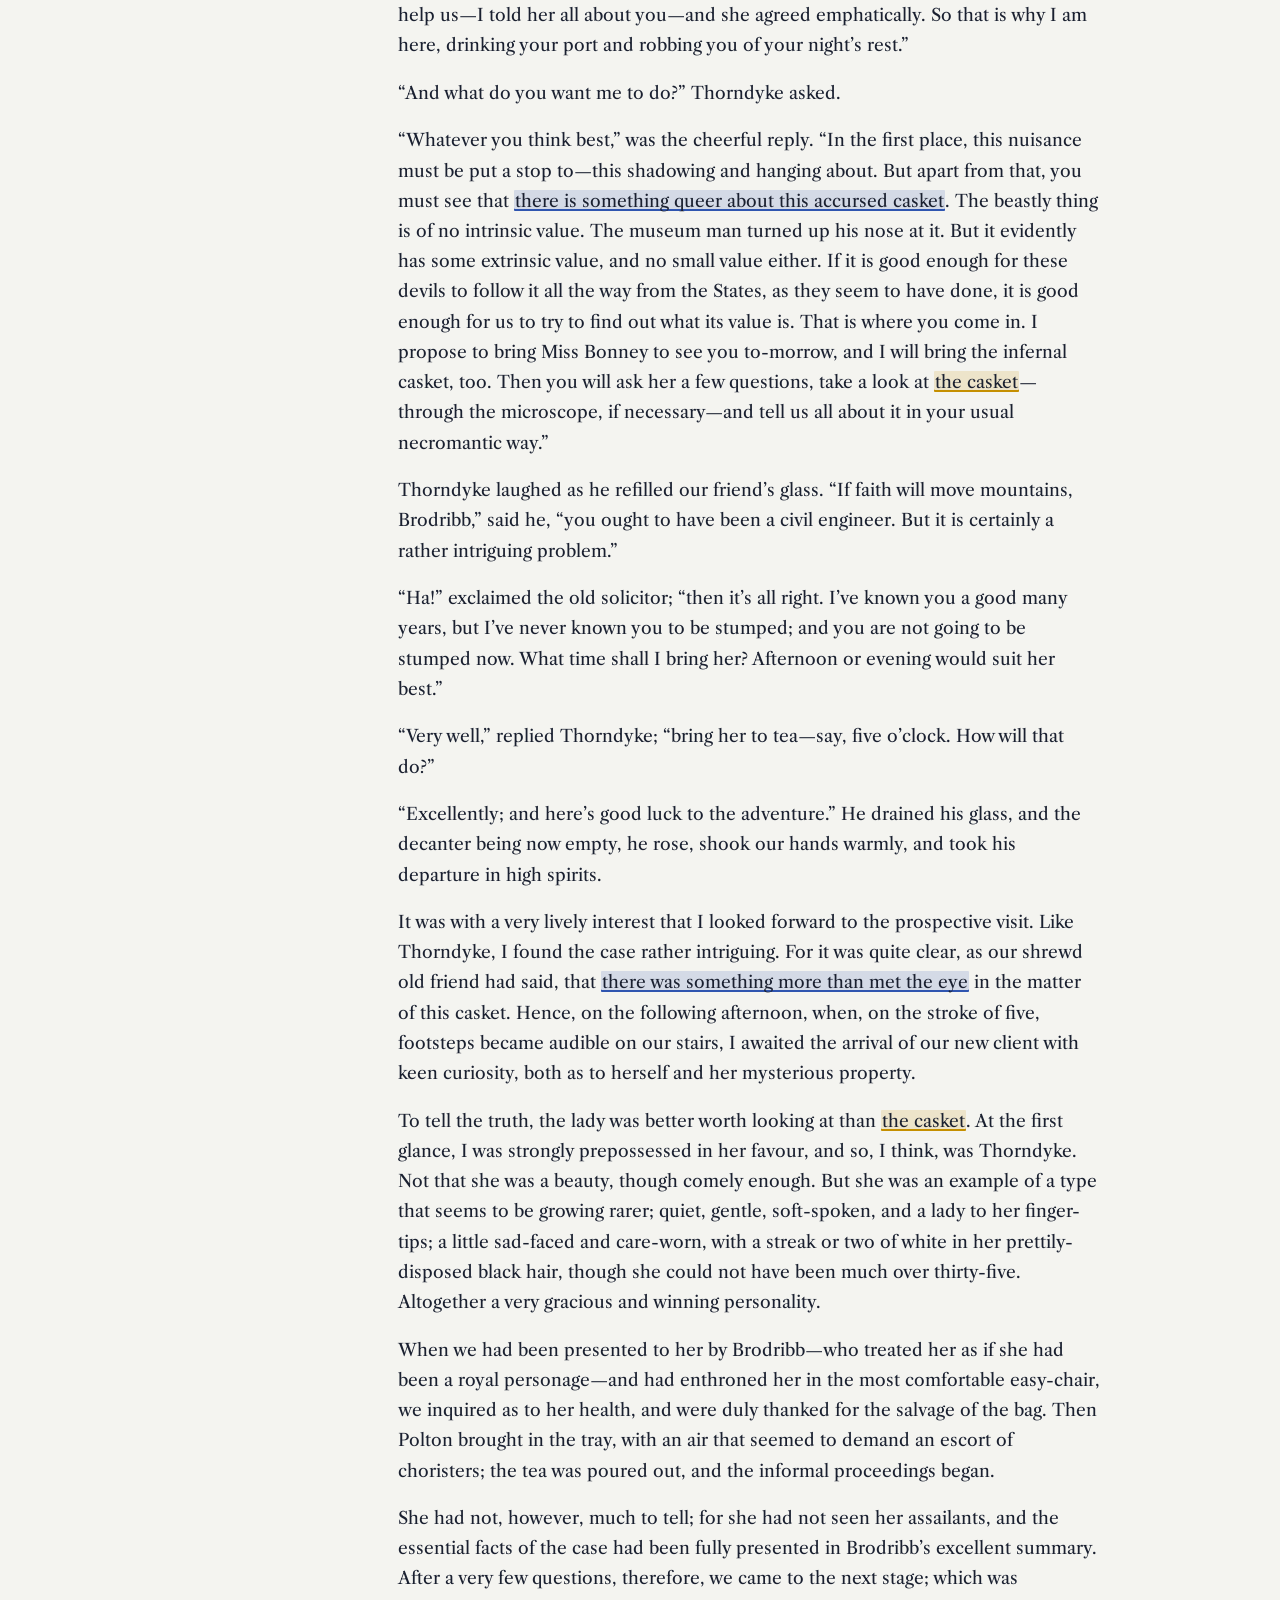
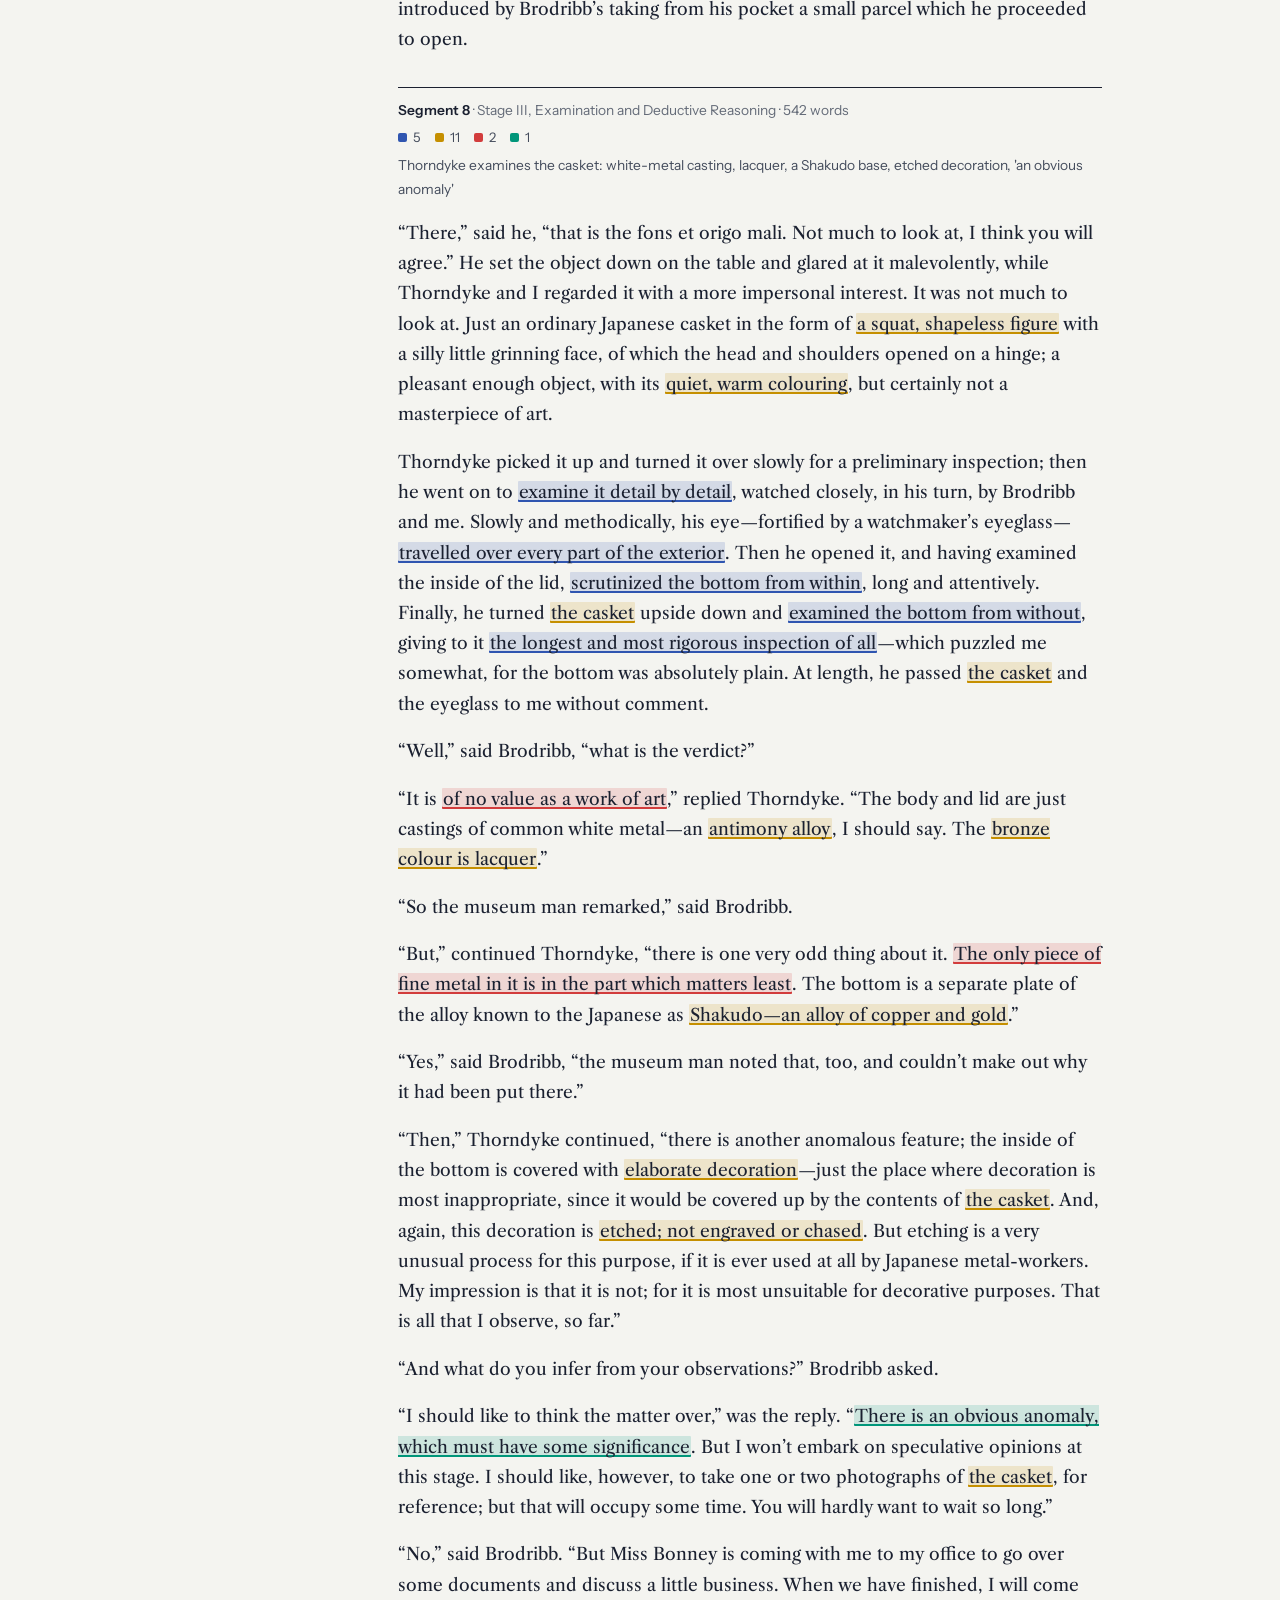
<file: reader.html>
<!doctype html>
<html lang="en">
<head>
<meta charset="utf-8">
<meta name="viewport" content="width=device-width, initial-scale=1">
<title>Annotated text · Reading the Magic Casket</title>
<meta name="description" content="The full text of R. Austin Freeman's The Magic Casket with all 154 extracted thematic phrases highlighted, filterable by theme and sub-type.">
<link rel="icon" href="favicon.svg" type="image/svg+xml">
<link rel="preconnect" href="https://fonts.googleapis.com">
<link rel="preconnect" href="https://fonts.gstatic.com" crossorigin>
<link rel="stylesheet" href="https://fonts.googleapis.com/css2?family=IBM+Plex+Mono:wght@400&family=Instrument+Sans:wght@400;500;600&family=Libre+Caslon+Display&family=Libre+Caslon+Text:ital,wght@0,400;0,700;1,400&display=swap">
<link rel="stylesheet" href="site.css">
</head>
<body>
<a class="skip" href="#story">Skip to the story</a>
<header id="site-head"></header>

<main id="main" class="wrap">
  <header class="page-title">
    <p class="kicker">The corpus, annotated</p>
    <h1>The Magic Casket</h1>
    <p class="lede">R. Austin Freeman's story in full, with every phrase the extraction found marked by theme. Hover a highlight to see its sub-type. Use the filters to follow one theme through the story.</p>
  </header>

  <div class="reader-layout" style="padding-top:36px">
    <aside class="reader-side" aria-label="Reading controls">
      <fieldset>
        <legend>Themes</legend>
        <div id="dim-filters"></div>
      </fieldset>
      <fieldset>
        <legend><label for="sub-filter" style="display:inline;padding:0;color:inherit">Sub-type</label></legend>
        <select id="sub-filter"><option value="">All sub-types</option></select>
      </fieldset>
      <fieldset>
        <legend>Partial reading</legend>
        <label><input type="checkbox" id="show-sample" checked> Mark the sampled blocks</label>
      </fieldset>
      <div>
        <h2>Where the visible matches fall</h2>
        <div class="minimap" id="minimap" aria-hidden="true"></div>
        <p class="small muted" id="shown-count" style="margin:4px 0 20px"></p>
      </div>
      <div class="seg-nav-wrap">
        <h2>Segments</h2>
        <ul class="seg-nav" id="seg-nav"></ul>
      </div>
    </aside>

    <article class="story" id="story" tabindex="-1"></article>
  </div>

  <nav class="next-prev" aria-label="Pages">
    <a href="interpretation.html"><span>Previous</span><b>Interpretation</b></a>
    <a class="nx" href="about.html"><span>Next</span><b>About the project</b></a>
  </nav>
</main>

<footer id="site-foot"></footer>
<script src="casket-data.js"></script>
<script src="site.js"></script>
<script>
(function () {
  const D = window.CASKET;
  const text = D.text;
  const M = D.matches.map((m, i) => ({ ...m, i }));
  const segStartPara = {};
  D.segments.forEach((s) => { segStartPara[s.paras.split("–")[0] - 1] = s; });
  const inSample = (a, b) => D.partial.some((p) => a < p.end && b > p.start);

  // build the story
  let html = "";
  D.paragraphs.forEach(([a, b], pi) => {
    const seg = segStartPara[pi];
    if (seg) {
      html += `<div class="seg-mark" id="seg-${seg.n}"><span><b>Segment ${seg.n}</b> <span class="stage">· Stage ${seg.stage}, ${STAGE_NAMES[seg.stage]} · ${seg.words} words</span></span>
        <span class="counts">${DIM_KEYS.map((d) => `<span class="dim d-${d}">${seg.counts[d]}</span>`).join("")}<span style="color:var(--ink-2)">${esc(seg.note)}</span></span></div>`;
    }
    const ms = M.filter((m) => m.s >= a && m.e <= b);
    let cur = a, inner = "";
    ms.forEach((m) => {
      inner += esc(text.slice(cur, m.s));
      inner += `<mark class="hl d-${m.dim}" id="m${m.i}" data-i="${m.i}" data-dim="${m.dim}" data-sub="${m.sub}" tabindex="0">${esc(text.slice(m.s, m.e))}</mark>`;
      cur = m.e;
    });
    inner += esc(text.slice(cur, b));
    html += `<p class="${inSample(a, b) ? "sample" : ""}" data-p="${pi + 1}">${inner.replace(/\n/g, "<br>")}</p>`;
  });
  const story = document.getElementById("story");
  story.innerHTML = html;

  // controls
  const counts = {};
  M.forEach((m) => (counts[m.dim] = (counts[m.dim] || 0) + 1));
  document.getElementById("dim-filters").innerHTML = DIM_KEYS.map((d) =>
    `<label class="d-${d}" style="--c:var(${DIMS[d].v})"><input type="checkbox" value="${d}" checked> ${DIMS[d].label}<span class="n">${counts[d]}</span></label>`).join("");
  const subSel = document.getElementById("sub-filter");
  subSel.innerHTML += D.dimensions.map((d) => `<optgroup label="${d.label}">${d.subs.map((s) => `<option value="${s}">${subLabel(s)}</option>`).join("")}</optgroup>`).join("");
  document.getElementById("seg-nav").innerHTML = D.segments.map((s) => `<li><a href="#seg-${s.n}"><b>${s.n}</b><span>${esc(s.note.split(";")[0].split(":")[0])}</span></a></li>`).join("");

  const marks = [...story.querySelectorAll("mark.hl")];
  function apply() {
    const on = new Set([...document.querySelectorAll("#dim-filters input:checked")].map((i) => i.value));
    const sub = subSel.value;
    let shown = 0;
    const mm = document.getElementById("minimap");
    mm.innerHTML = "";
    marks.forEach((el) => {
      const ok = on.has(el.dataset.dim) && (!sub || el.dataset.sub === sub);
      el.classList.toggle("dim-off", !ok);
      if (ok) {
        shown++;
        const m = M[+el.dataset.i];
        const i = document.createElement("i");
        i.style.left = (100 * m.s / D.meta.chars) + "%";
        i.style.setProperty("--c", `var(${DIMS[m.dim].v})`);
        mm.appendChild(i);
      }
    });
    document.getElementById("shown-count").textContent = `${shown} of ${M.length} matches shown`;
  }
  document.querySelectorAll("#dim-filters input").forEach((i) => i.addEventListener("change", apply));
  subSel.addEventListener("change", apply);
  document.getElementById("show-sample").addEventListener("change", (e) => story.classList.toggle("no-sample", !e.target.checked));
  apply();

  marks.forEach((el) => bindTip(el, () => {
    if (el.classList.contains("dim-off")) return "Hidden by the current filter";
    const m = M[+el.dataset.i];
    return `<b>${DIMS[m.dim].label}</b><br>${subLabel(m.sub)}<br>Segment ${m.seg}${m.dlg ? " · inside dialogue" : ""}${m.inSample ? " · in a sampled block" : ""}`;
  }));

  // deep link from charts: reader.html#m12
  function focusHash() {
    const id = location.hash.slice(1);
    if (!/^m\d+$/.test(id)) return;
    const el = document.getElementById(id);
    if (!el) return;
    marks.forEach((x) => x.classList.remove("focus"));
    el.classList.add("focus");
    el.scrollIntoView({ block: "center", behavior: matchMedia("(prefers-reduced-motion: reduce)").matches ? "auto" : "smooth" });
    el.focus({ preventScroll: true });
  }
  window.addEventListener("hashchange", focusHash);
  setTimeout(focusHash, 60);
})();
</script>
</body>
</html>
</file>
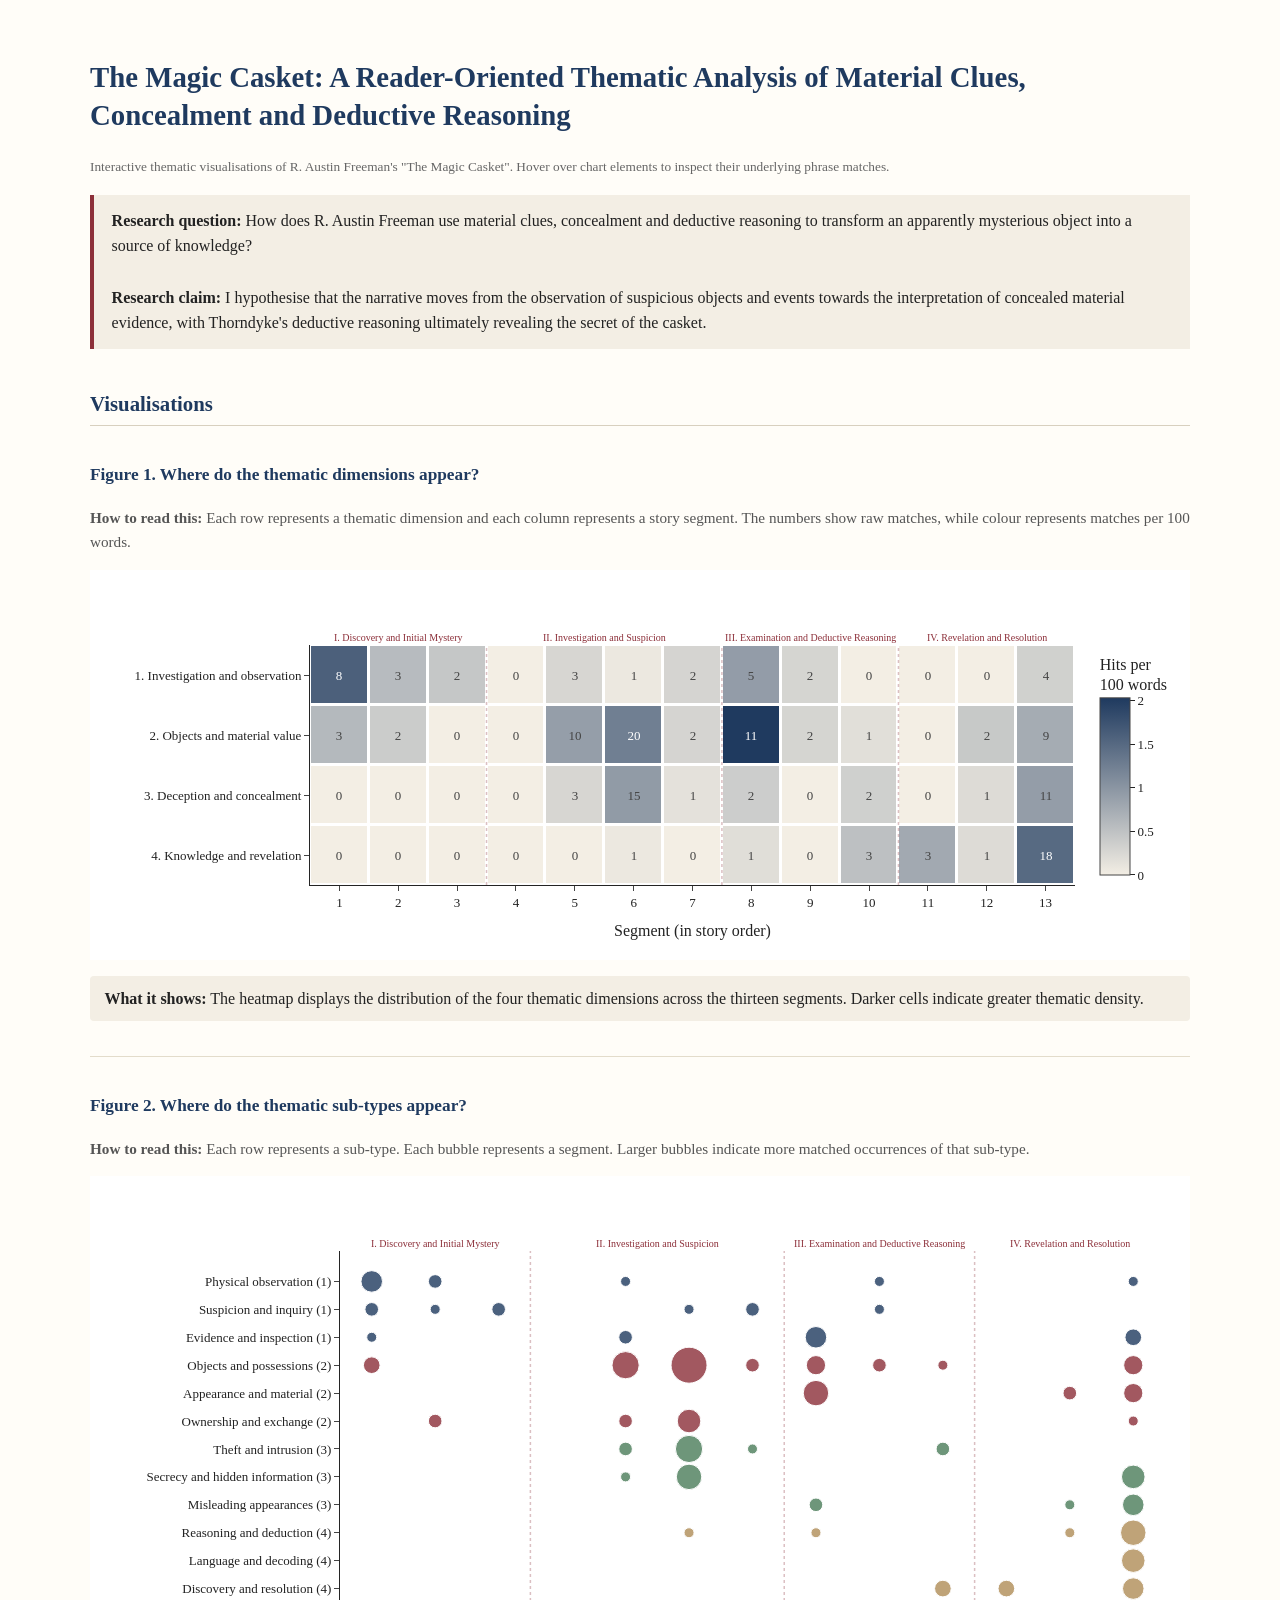
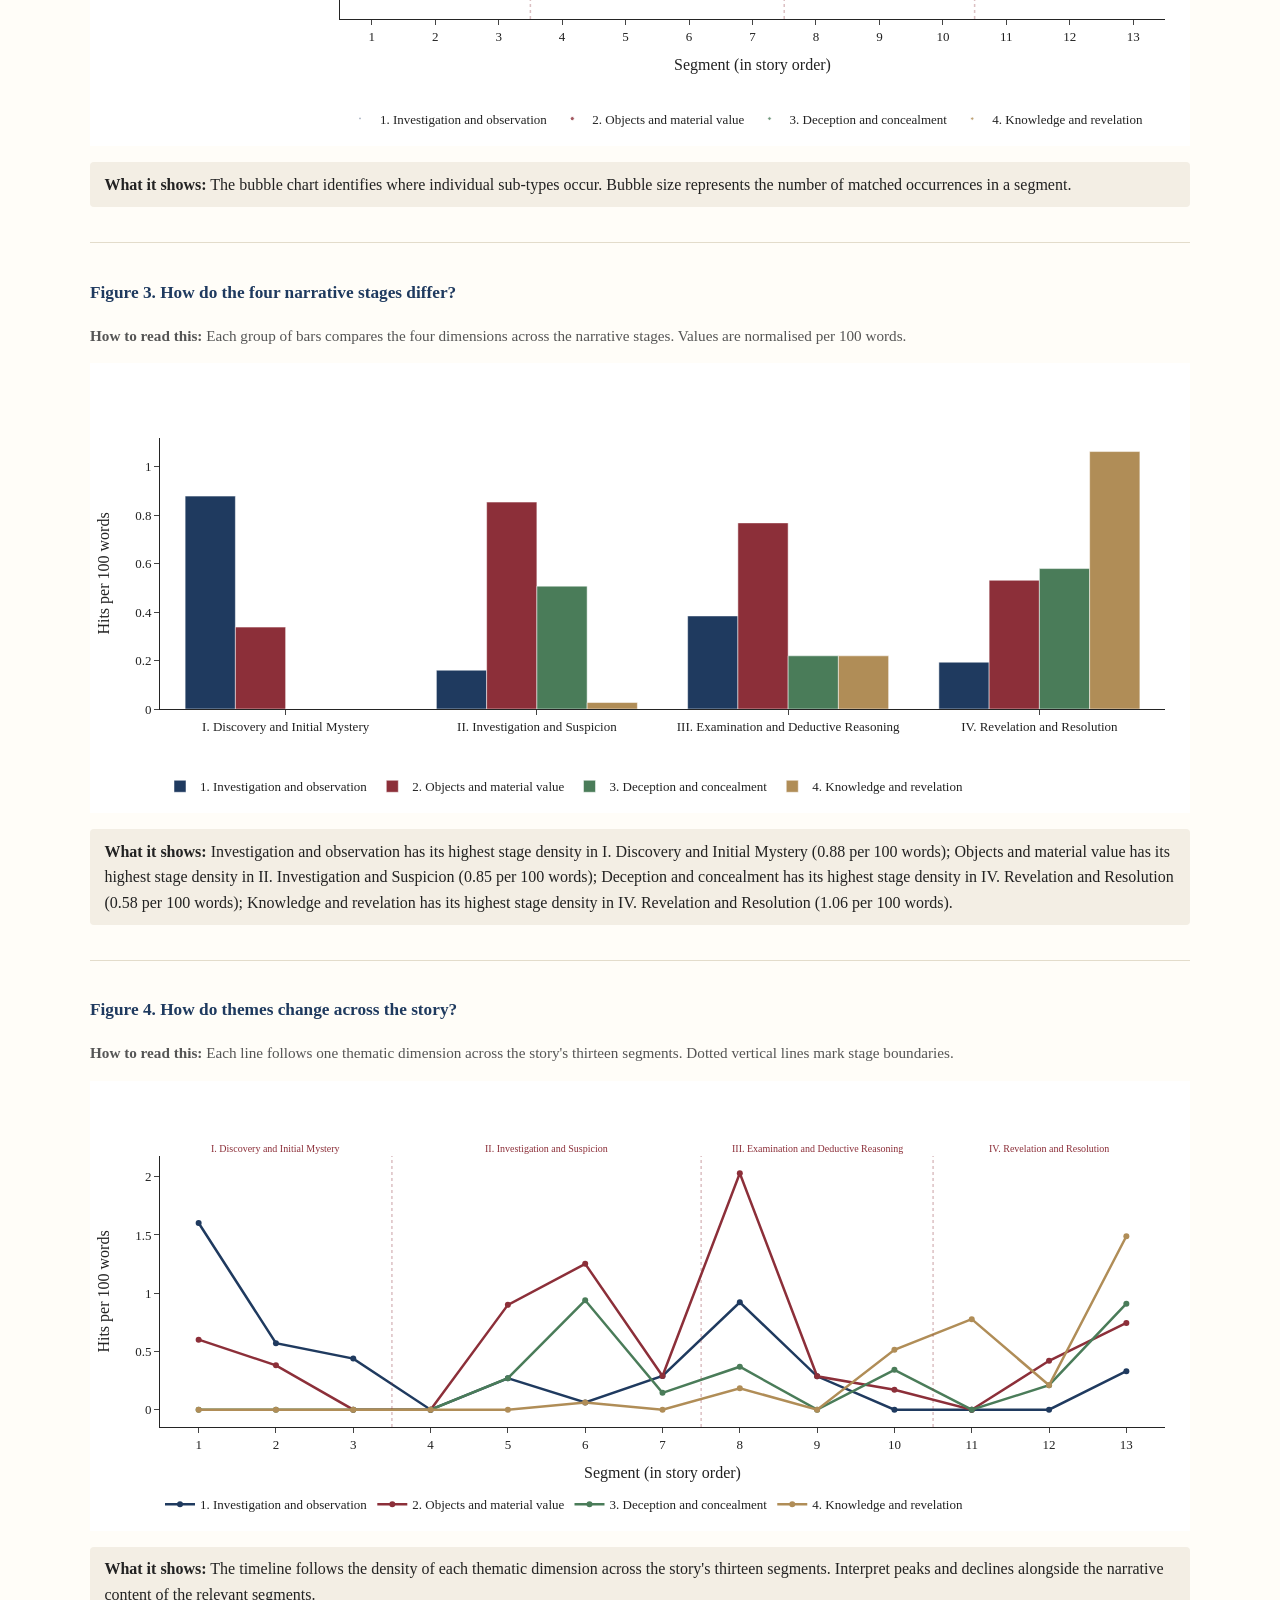
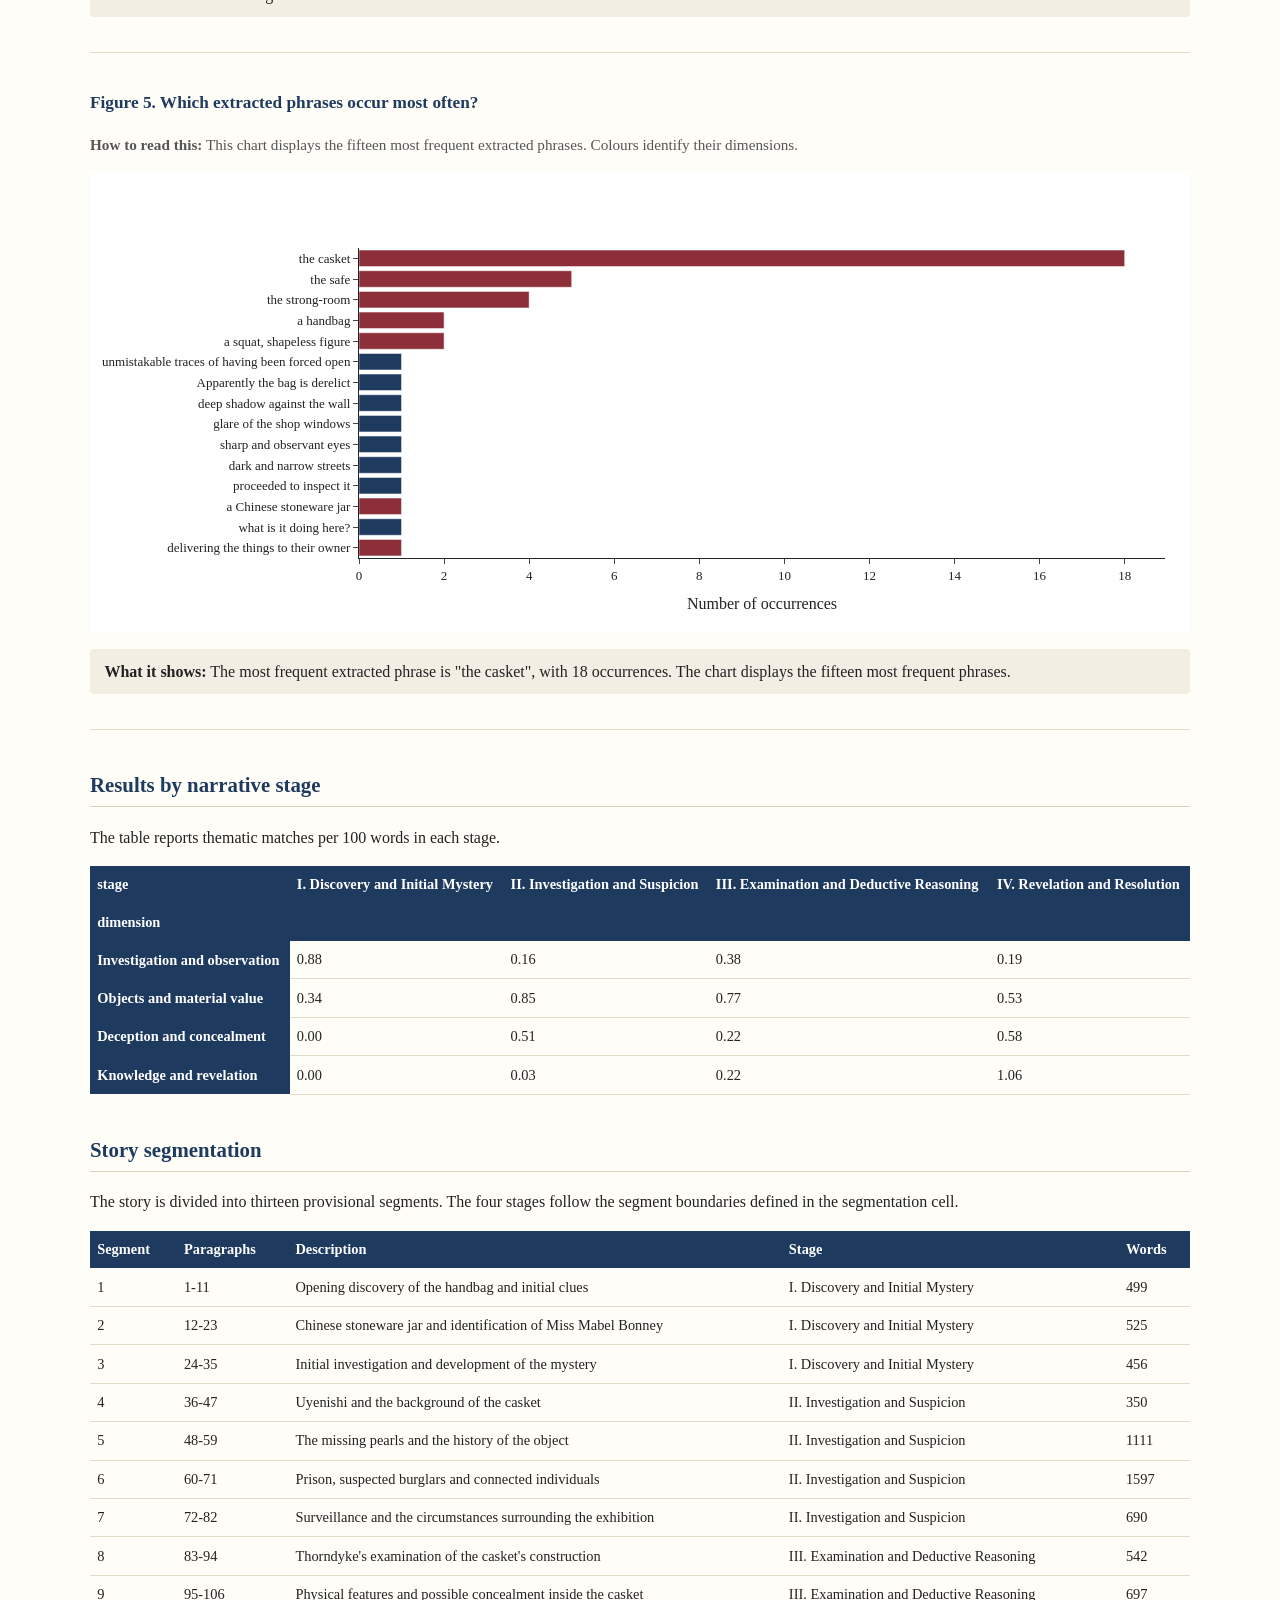
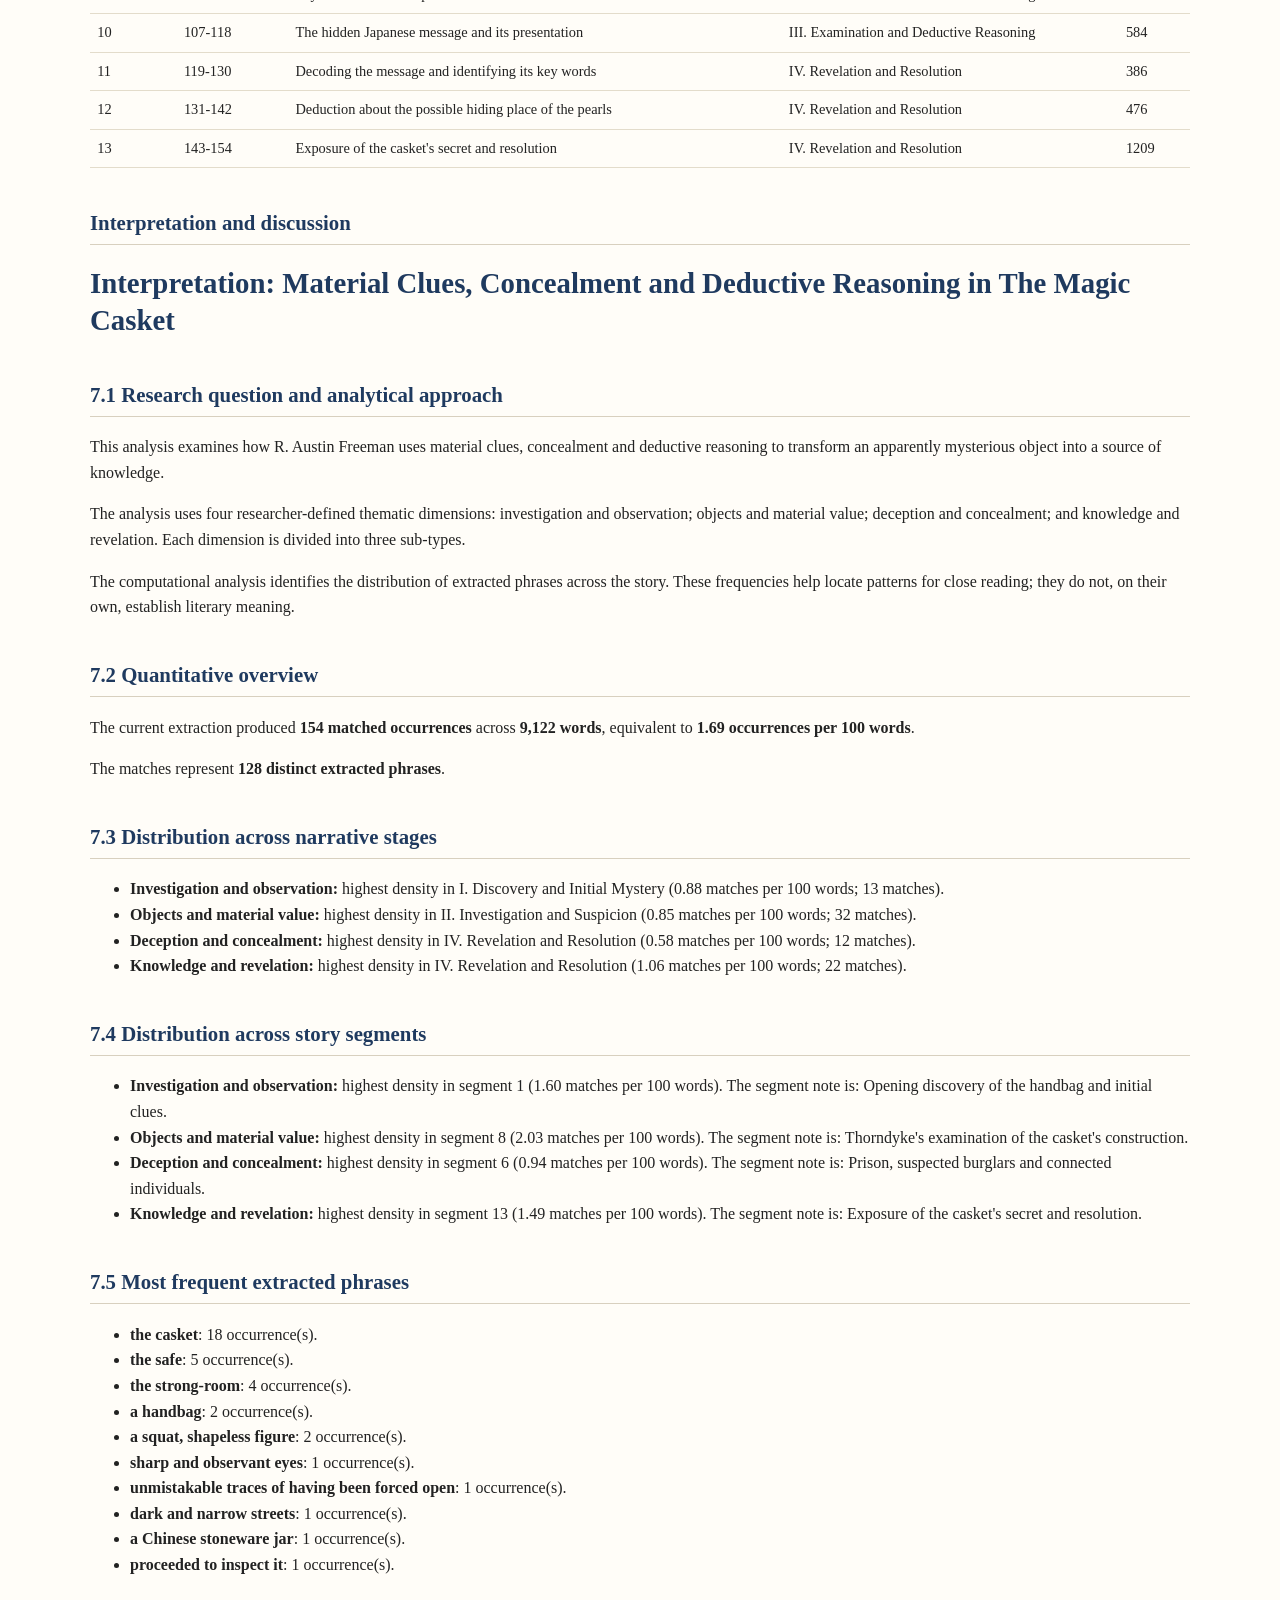
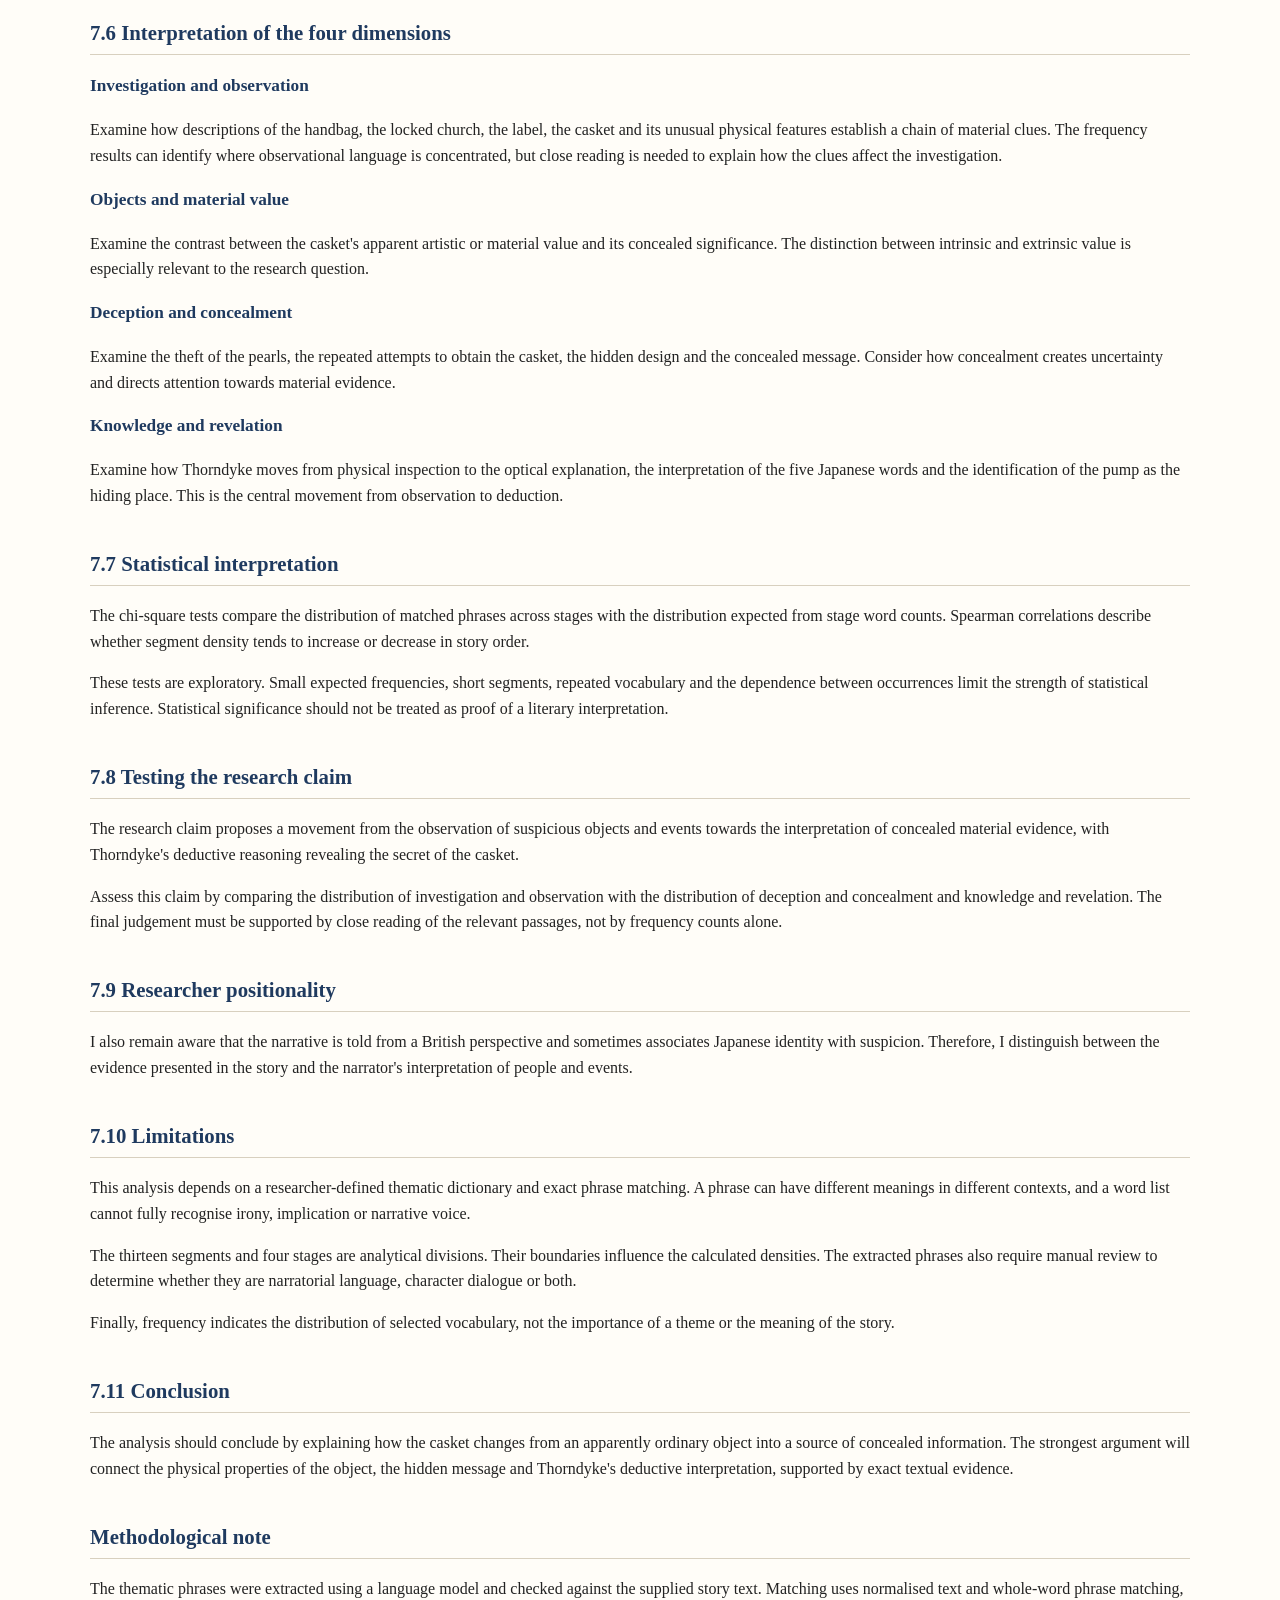
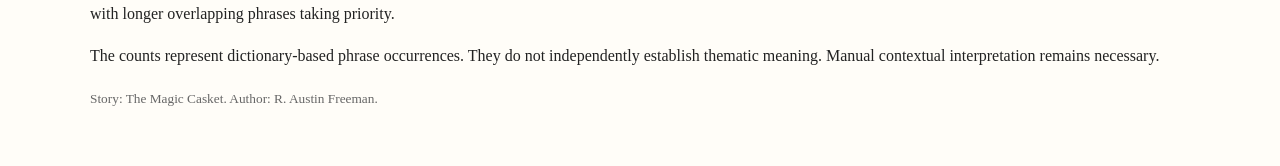
<file: report.html>
<!DOCTYPE html>
<html lang="en">
<head>
<meta charset="utf-8">
<meta name="viewport" content="width=device-width, initial-scale=1">

<title>The Magic Casket: A Reader-Oriented Thematic Analysis of Material Clues, Concealment and Deductive Reasoning</title>

<style>

body {
    font-family: Georgia, 'Times New Roman', serif;
    color: #222;
    background: #fffdf8;
    max-width: 1100px;
    margin: 0 auto;
    padding: 2.5rem 1.2rem;
    line-height: 1.6;
}

h1 {
    font-size: 1.8rem;
    line-height: 1.3;
    color: #1f3a5f;
}

h2 {
    font-size: 1.3rem;
    margin-top: 2.4rem;
    border-bottom: 1px solid #d8d0bf;
    padding-bottom: .3rem;
    color: #1f3a5f;
}

h3 {
    font-size: 1.08rem;
    color: #1f3a5f;
}

section {
    margin: 2.2rem 0;
    padding-bottom: 1.2rem;
    border-bottom: 1px solid #e3dccb;
}

.box {
    background: #f3eee4;
    border-left: 4px solid #8c2f39;
    padding: .8rem 1.1rem;
    margin: 1rem 0;
}

.how {
    color: #555;
    font-size: .95rem;
}

.finding {
    background: #f3eee4;
    padding: .6rem .9rem;
    border-radius: 4px;
}

table {
    border-collapse: collapse;
    width: 100%;
    font-size: .9rem;
    margin: .6rem 0;
}

th {
    background: #1f3a5f;
    color: white;
    text-align: left;
    padding: .45rem;
}

td {
    border-bottom: 1px solid #e3dccb;
    padding: .45rem;
}

small {
    color: #666;
}

@media (prefers-color-scheme: dark) {

    body {
        background: #15171c;
        color: #e6e3dc;
    }

    h1, h2, h3 {
        color: #9db8e0;
    }

    .box, .finding {
        background: #232730;
    }

    td {
        border-color: #333;
    }

    small, .how {
        color: #a9a9a9;
    }
}

</style>
</head>

<body>

<h1>The Magic Casket: A Reader-Oriented Thematic Analysis of Material Clues, Concealment and Deductive Reasoning</h1>

<small>
Interactive thematic visualisations of R. Austin Freeman's
"The Magic Casket".
Hover over chart elements to inspect their underlying
phrase matches.
</small>

<div class="box">
<b>Research question:</b>
How does R. Austin Freeman use material clues, concealment and deductive reasoning to transform an apparently mysterious object into a source of knowledge?
<br><br>
<b>Research claim:</b>
I hypothesise that the narrative moves from the observation of suspicious objects and events towards the interpretation of concealed material evidence, with Thorndyke&#x27;s deductive reasoning ultimately revealing the secret of the casket.
</div>

<h2>Visualisations</h2>

<section><h3>Figure 1. Where do the thematic dimensions appear?</h3><p class='how'><b>How to read this:</b> Each row represents a thematic dimension and each column represents a story segment. The numbers show raw matches, while colour represents matches per 100 words.</p><div>                        <script type="text/javascript">window.PlotlyConfig = {MathJaxConfig: 'local'};</script>
        <script charset="utf-8" src="https://cdn.plot.ly/plotly-2.35.2.min.js"></script>                <div id="2d902633-c59b-42ea-bbe4-26c89b39b96e" class="plotly-graph-div" style="height:390px; width:100%;"></div>            <script type="text/javascript">                                    window.PLOTLYENV=window.PLOTLYENV || {};                                    if (document.getElementById("2d902633-c59b-42ea-bbe4-26c89b39b96e")) {                    Plotly.newPlot(                        "2d902633-c59b-42ea-bbe4-26c89b39b96e",                        [{"colorbar":{"title":{"text":"Hits per\u003cbr\u003e100 words"}},"colorscale":[[0,"#f3eee4"],[1,"#1f3a5f"]],"customdata":[["\u003cb\u003e1. Investigation and observation\u003c\u002fb\u003e\u003cbr\u003eSegment 1: Opening discovery of the handbag and initial clues\u003cbr\u003eStage: I. Discovery and Initial Mystery\u003cbr\u003e8 hit(s)\u003cbr\u003e1.60 hits per 100 words\u003cbr\u003eunmistakable traces of having been forced open ×1, Apparently the bag is derelict ×1, deep shadow against the wall ×1, glare of the shop windows ×1, sharp and observant eyes ×1, dark and narrow streets ×1","\u003cb\u003e1. Investigation and observation\u003c\u002fb\u003e\u003cbr\u003eSegment 2: Chinese stoneware jar and identification of Miss Mabel Bonney\u003cbr\u003eStage: I. Discovery and Initial Mystery\u003cbr\u003e3 hit(s)\u003cbr\u003e0.57 hits per 100 words\u003cbr\u003elooking back over their shoulders ×1, Things have been happening ×1, gilt initials ×1","\u003cb\u003e1. Investigation and observation\u003c\u002fb\u003e\u003cbr\u003eSegment 3: Initial investigation and development of the mystery\u003cbr\u003eStage: I. Discovery and Initial Mystery\u003cbr\u003e2 hit(s)\u003cbr\u003e0.44 hits per 100 words\u003cbr\u003efitting them together in various combinations to see what general conclusion emerged ×1, That bag had evidently been pinched ×1","\u003cb\u003e1. Investigation and observation\u003c\u002fb\u003e\u003cbr\u003eSegment 4: Uyenishi and the background of the casket\u003cbr\u003eStage: II. Investigation and Suspicion\u003cbr\u003e0 hit(s)\u003cbr\u003e0.00 hits per 100 words\u003cbr\u003eNone","\u003cb\u003e1. Investigation and observation\u003c\u002fb\u003e\u003cbr\u003eSegment 5: The missing pearls and the history of the object\u003cbr\u003eStage: II. Investigation and Suspicion\u003cbr\u003e3 hit(s)\u003cbr\u003e0.27 hits per 100 words\u003cbr\u003eany sign of any other kind of robbery ×1, the body of a man lying on the floor ×1, Examination of the pockets ×1","\u003cb\u003e1. Investigation and observation\u003c\u002fb\u003e\u003cbr\u003eSegment 6: Prison, suspected burglars and connected individuals\u003cbr\u003eStage: II. Investigation and Suspicion\u003cbr\u003e1 hit(s)\u003cbr\u003e0.06 hits per 100 words\u003cbr\u003ean uncomfortable feeling of being watched ×1","\u003cb\u003e1. Investigation and observation\u003c\u002fb\u003e\u003cbr\u003eSegment 7: Surveillance and the circumstances surrounding the exhibition\u003cbr\u003eStage: II. Investigation and Suspicion\u003cbr\u003e2 hit(s)\u003cbr\u003e0.29 hits per 100 words\u003cbr\u003ethere is something queer about this accursed casket ×1, there was something more than met the eye ×1","\u003cb\u003e1. Investigation and observation\u003c\u002fb\u003e\u003cbr\u003eSegment 8: Thorndyke's examination of the casket's construction\u003cbr\u003eStage: III. Examination and Deductive Reasoning\u003cbr\u003e5 hit(s)\u003cbr\u003e0.92 hits per 100 words\u003cbr\u003ethe longest and most rigorous inspection of all ×1, travelled over every part of the exterior ×1, scrutinized the bottom from within ×1, examined the bottom from without ×1, examine it detail by detail ×1","\u003cb\u003e1. Investigation and observation\u003c\u002fb\u003e\u003cbr\u003eSegment 9: Physical features and possible concealment inside the casket\u003cbr\u003eStage: III. Examination and Deductive Reasoning\u003cbr\u003e2 hit(s)\u003cbr\u003e0.29 hits per 100 words\u003cbr\u003esmallish, gentlemanly-looking man ×1, my suspicions were confirmed ×1","\u003cb\u003e1. Investigation and observation\u003c\u002fb\u003e\u003cbr\u003eSegment 10: The hidden Japanese message and its presentation\u003cbr\u003eStage: III. Examination and Deductive Reasoning\u003cbr\u003e0 hit(s)\u003cbr\u003e0.00 hits per 100 words\u003cbr\u003eNone","\u003cb\u003e1. Investigation and observation\u003c\u002fb\u003e\u003cbr\u003eSegment 11: Decoding the message and identifying its key words\u003cbr\u003eStage: IV. Revelation and Resolution\u003cbr\u003e0 hit(s)\u003cbr\u003e0.00 hits per 100 words\u003cbr\u003eNone","\u003cb\u003e1. Investigation and observation\u003c\u002fb\u003e\u003cbr\u003eSegment 12: Deduction about the possible hiding place of the pearls\u003cbr\u003eStage: IV. Revelation and Resolution\u003cbr\u003e0 hit(s)\u003cbr\u003e0.00 hits per 100 words\u003cbr\u003eNone","\u003cb\u003e1. Investigation and observation\u003c\u002fb\u003e\u003cbr\u003eSegment 13: Exposure of the casket's secret and resolution\u003cbr\u003eStage: IV. Revelation and Resolution\u003cbr\u003e4 hit(s)\u003cbr\u003e0.33 hits per 100 words\u003cbr\u003ethe outside of the bottom was not only smooth and polished ×1, catching the reflection on a sheet of white paper ×1, threw a strong beam of parallel light ×1, looked it up in the dictionary ×1"],["\u003cb\u003e2. Objects and material value\u003c\u002fb\u003e\u003cbr\u003eSegment 1: Opening discovery of the handbag and initial clues\u003cbr\u003eStage: I. Discovery and Initial Mystery\u003cbr\u003e3 hit(s)\u003cbr\u003e0.60 hits per 100 words\u003cbr\u003ea Chinese stoneware jar ×1, the casket ×1, a handbag ×1","\u003cb\u003e2. Objects and material value\u003c\u002fb\u003e\u003cbr\u003eSegment 2: Chinese stoneware jar and identification of Miss Mabel Bonney\u003cbr\u003eStage: I. Discovery and Initial Mystery\u003cbr\u003e2 hit(s)\u003cbr\u003e0.38 hits per 100 words\u003cbr\u003edelivering the things to their owner ×1, her property, too ×1","\u003cb\u003e2. Objects and material value\u003c\u002fb\u003e\u003cbr\u003eSegment 3: Initial investigation and development of the mystery\u003cbr\u003eStage: I. Discovery and Initial Mystery\u003cbr\u003e0 hit(s)\u003cbr\u003e0.00 hits per 100 words\u003cbr\u003eNone","\u003cb\u003e2. Objects and material value\u003c\u002fb\u003e\u003cbr\u003eSegment 4: Uyenishi and the background of the casket\u003cbr\u003eStage: II. Investigation and Suspicion\u003cbr\u003e0 hit(s)\u003cbr\u003e0.00 hits per 100 words\u003cbr\u003eNone","\u003cb\u003e2. Objects and material value\u003c\u002fb\u003e\u003cbr\u003eSegment 5: The missing pearls and the history of the object\u003cbr\u003eStage: II. Investigation and Suspicion\u003cbr\u003e10 hit(s)\u003cbr\u003e0.90 hits per 100 words\u003cbr\u003ethe safe ×4, take care of some property ×1, a collection of pearls ×1, receipt for the bag ×1, a great necklace ×1, the strong-room ×1","\u003cb\u003e2. Objects and material value\u003c\u002fb\u003e\u003cbr\u003eSegment 6: Prison, suspected burglars and connected individuals\u003cbr\u003eStage: II. Investigation and Suspicion\u003cbr\u003e20 hit(s)\u003cbr\u003e1.25 hits per 100 words\u003cbr\u003ethe casket ×5, the strong-room ×3, a little casket in the form of a seated figure ×1, sell one after another of her little treasures ×1, a loan exhibition of oriental works of art ×1, the full amount at which he valued them ×1","\u003cb\u003e2. Objects and material value\u003c\u002fb\u003e\u003cbr\u003eSegment 7: Surveillance and the circumstances surrounding the exhibition\u003cbr\u003eStage: II. Investigation and Suspicion\u003cbr\u003e2 hit(s)\u003cbr\u003e0.29 hits per 100 words\u003cbr\u003ethe casket ×2","\u003cb\u003e2. Objects and material value\u003c\u002fb\u003e\u003cbr\u003eSegment 8: Thorndyke's examination of the casket's construction\u003cbr\u003eStage: III. Examination and Deductive Reasoning\u003cbr\u003e11 hit(s)\u003cbr\u003e2.03 hits per 100 words\u003cbr\u003ethe casket ×4, Shakudo—an alloy of copper and gold ×1, etched; not engraved or chased ×1, a squat, shapeless figure ×1, bronze colour is lacquer ×1, quiet, warm colouring ×1","\u003cb\u003e2. Objects and material value\u003c\u002fb\u003e\u003cbr\u003eSegment 9: Physical features and possible concealment inside the casket\u003cbr\u003eStage: III. Examination and Deductive Reasoning\u003cbr\u003e2 hit(s)\u003cbr\u003e0.29 hits per 100 words\u003cbr\u003ethe casket ×2","\u003cb\u003e2. Objects and material value\u003c\u002fb\u003e\u003cbr\u003eSegment 10: The hidden Japanese message and its presentation\u003cbr\u003eStage: III. Examination and Deductive Reasoning\u003cbr\u003e1 hit(s)\u003cbr\u003e0.17 hits per 100 words\u003cbr\u003ethe bag of pearls ×1","\u003cb\u003e2. Objects and material value\u003c\u002fb\u003e\u003cbr\u003eSegment 11: Decoding the message and identifying its key words\u003cbr\u003eStage: IV. Revelation and Resolution\u003cbr\u003e0 hit(s)\u003cbr\u003e0.00 hits per 100 words\u003cbr\u003eNone","\u003cb\u003e2. Objects and material value\u003c\u002fb\u003e\u003cbr\u003eSegment 12: Deduction about the possible hiding place of the pearls\u003cbr\u003eStage: IV. Revelation and Resolution\u003cbr\u003e2 hit(s)\u003cbr\u003e0.42 hits per 100 words\u003cbr\u003edecorated on the back with chased ornament ×1, highly polished on the face ×1","\u003cb\u003e2. Objects and material value\u003c\u002fb\u003e\u003cbr\u003eSegment 13: Exposure of the casket's secret and resolution\u003cbr\u003eStage: IV. Revelation and Resolution\u003cbr\u003e9 hit(s)\u003cbr\u003e0.74 hits per 100 words\u003cbr\u003ethe casket ×4, less than the hundred-thousandth of an inch ×1, the gifts of grateful clients ×1, a squat, shapeless figure ×1, perfectly flat ×1, a true mirror ×1"],["\u003cb\u003e3. Deception and concealment\u003c\u002fb\u003e\u003cbr\u003eSegment 1: Opening discovery of the handbag and initial clues\u003cbr\u003eStage: I. Discovery and Initial Mystery\u003cbr\u003e0 hit(s)\u003cbr\u003e0.00 hits per 100 words\u003cbr\u003eNone","\u003cb\u003e3. Deception and concealment\u003c\u002fb\u003e\u003cbr\u003eSegment 2: Chinese stoneware jar and identification of Miss Mabel Bonney\u003cbr\u003eStage: I. Discovery and Initial Mystery\u003cbr\u003e0 hit(s)\u003cbr\u003e0.00 hits per 100 words\u003cbr\u003eNone","\u003cb\u003e3. Deception and concealment\u003c\u002fb\u003e\u003cbr\u003eSegment 3: Initial investigation and development of the mystery\u003cbr\u003eStage: I. Discovery and Initial Mystery\u003cbr\u003e0 hit(s)\u003cbr\u003e0.00 hits per 100 words\u003cbr\u003eNone","\u003cb\u003e3. Deception and concealment\u003c\u002fb\u003e\u003cbr\u003eSegment 4: Uyenishi and the background of the casket\u003cbr\u003eStage: II. Investigation and Suspicion\u003cbr\u003e0 hit(s)\u003cbr\u003e0.00 hits per 100 words\u003cbr\u003eNone","\u003cb\u003e3. Deception and concealment\u003c\u002fb\u003e\u003cbr\u003eSegment 5: The missing pearls and the history of the object\u003cbr\u003eStage: II. Investigation and Suspicion\u003cbr\u003e3 hit(s)\u003cbr\u003e0.27 hits per 100 words\u003cbr\u003esealed with the owner’s seal ×1, the man had been murdered ×1, robbery from the person ×1","\u003cb\u003e3. Deception and concealment\u003c\u002fb\u003e\u003cbr\u003eSegment 6: Prison, suspected burglars and connected individuals\u003cbr\u003eStage: II. Investigation and Suspicion\u003cbr\u003e15 hit(s)\u003cbr\u003e0.94 hits per 100 words\u003cbr\u003ethe robbers must have known about them and traced them to the office ×1, without letting her departure be known in advance ×1, Uyenishi disappeared completely and at once ×1, full particulars of the origin of the thing ×1, rooms at the hotel were raided by burglars ×1, a scarf or shawl was thrown over her head ×1","\u003cb\u003e3. Deception and concealment\u003c\u002fb\u003e\u003cbr\u003eSegment 7: Surveillance and the circumstances surrounding the exhibition\u003cbr\u003eStage: II. Investigation and Suspicion\u003cbr\u003e1 hit(s)\u003cbr\u003e0.14 hits per 100 words\u003cbr\u003ethe bag had been broken open and searched ×1","\u003cb\u003e3. Deception and concealment\u003c\u002fb\u003e\u003cbr\u003eSegment 8: Thorndyke's examination of the casket's construction\u003cbr\u003eStage: III. Examination and Deductive Reasoning\u003cbr\u003e2 hit(s)\u003cbr\u003e0.37 hits per 100 words\u003cbr\u003ethe only piece of fine metal in it is in the part which matters least ×1, of no value as a work of art ×1","\u003cb\u003e3. Deception and concealment\u003c\u002fb\u003e\u003cbr\u003eSegment 9: Physical features and possible concealment inside the casket\u003cbr\u003eStage: III. Examination and Deductive Reasoning\u003cbr\u003e0 hit(s)\u003cbr\u003e0.00 hits per 100 words\u003cbr\u003eNone","\u003cb\u003e3. Deception and concealment\u003c\u002fb\u003e\u003cbr\u003eSegment 10: The hidden Japanese message and its presentation\u003cbr\u003eStage: III. Examination and Deductive Reasoning\u003cbr\u003e2 hit(s)\u003cbr\u003e0.34 hits per 100 words\u003cbr\u003ethree men stealing round the corner ×1, turned tail and flew like the wind ×1","\u003cb\u003e3. Deception and concealment\u003c\u002fb\u003e\u003cbr\u003eSegment 11: Decoding the message and identifying its key words\u003cbr\u003eStage: IV. Revelation and Resolution\u003cbr\u003e0 hit(s)\u003cbr\u003e0.00 hits per 100 words\u003cbr\u003eNone","\u003cb\u003e3. Deception and concealment\u003c\u002fb\u003e\u003cbr\u003eSegment 12: Deduction about the possible hiding place of the pearls\u003cbr\u003eStage: IV. Revelation and Resolution\u003cbr\u003e1 hit(s)\u003cbr\u003e0.21 hits per 100 words\u003cbr\u003ethe face is perfectly plain ×1","\u003cb\u003e3. Deception and concealment\u003c\u002fb\u003e\u003cbr\u003eSegment 13: Exposure of the casket's secret and resolution\u003cbr\u003eStage: IV. Revelation and Resolution\u003cbr\u003e11 hit(s)\u003cbr\u003e0.91 hits per 100 words\u003cbr\u003ethe design which would be visible in the patch of light on the wall would be a different one from that on the back of the mirror ×1, etched design worked on it to hide the traces of the scraper ×1, the message, whatever it was, had been chased on the back ×1, the thing, itself, was a common white-metal casting ×1, traces of the design are completely obliterated ×1, forms of five words in the Japanese character ×1"],["\u003cb\u003e4. Knowledge and revelation\u003c\u002fb\u003e\u003cbr\u003eSegment 1: Opening discovery of the handbag and initial clues\u003cbr\u003eStage: I. Discovery and Initial Mystery\u003cbr\u003e0 hit(s)\u003cbr\u003e0.00 hits per 100 words\u003cbr\u003eNone","\u003cb\u003e4. Knowledge and revelation\u003c\u002fb\u003e\u003cbr\u003eSegment 2: Chinese stoneware jar and identification of Miss Mabel Bonney\u003cbr\u003eStage: I. Discovery and Initial Mystery\u003cbr\u003e0 hit(s)\u003cbr\u003e0.00 hits per 100 words\u003cbr\u003eNone","\u003cb\u003e4. Knowledge and revelation\u003c\u002fb\u003e\u003cbr\u003eSegment 3: Initial investigation and development of the mystery\u003cbr\u003eStage: I. Discovery and Initial Mystery\u003cbr\u003e0 hit(s)\u003cbr\u003e0.00 hits per 100 words\u003cbr\u003eNone","\u003cb\u003e4. Knowledge and revelation\u003c\u002fb\u003e\u003cbr\u003eSegment 4: Uyenishi and the background of the casket\u003cbr\u003eStage: II. Investigation and Suspicion\u003cbr\u003e0 hit(s)\u003cbr\u003e0.00 hits per 100 words\u003cbr\u003eNone","\u003cb\u003e4. Knowledge and revelation\u003c\u002fb\u003e\u003cbr\u003eSegment 5: The missing pearls and the history of the object\u003cbr\u003eStage: II. Investigation and Suspicion\u003cbr\u003e0 hit(s)\u003cbr\u003e0.00 hits per 100 words\u003cbr\u003eNone","\u003cb\u003e4. Knowledge and revelation\u003c\u002fb\u003e\u003cbr\u003eSegment 6: Prison, suspected burglars and connected individuals\u003cbr\u003eStage: II. Investigation and Suspicion\u003cbr\u003e1 hit(s)\u003cbr\u003e0.06 hits per 100 words\u003cbr\u003eclearly they had been the object of the crime ×1","\u003cb\u003e4. Knowledge and revelation\u003c\u002fb\u003e\u003cbr\u003eSegment 7: Surveillance and the circumstances surrounding the exhibition\u003cbr\u003eStage: II. Investigation and Suspicion\u003cbr\u003e0 hit(s)\u003cbr\u003e0.00 hits per 100 words\u003cbr\u003eNone","\u003cb\u003e4. Knowledge and revelation\u003c\u002fb\u003e\u003cbr\u003eSegment 8: Thorndyke's examination of the casket's construction\u003cbr\u003eStage: III. Examination and Deductive Reasoning\u003cbr\u003e1 hit(s)\u003cbr\u003e0.18 hits per 100 words\u003cbr\u003eThere is an obvious anomaly, which must have some significance ×1","\u003cb\u003e4. Knowledge and revelation\u003c\u002fb\u003e\u003cbr\u003eSegment 9: Physical features and possible concealment inside the casket\u003cbr\u003eStage: III. Examination and Deductive Reasoning\u003cbr\u003e0 hit(s)\u003cbr\u003e0.00 hits per 100 words\u003cbr\u003eNone","\u003cb\u003e4. Knowledge and revelation\u003c\u002fb\u003e\u003cbr\u003eSegment 10: The hidden Japanese message and its presentation\u003cbr\u003eStage: III. Examination and Deductive Reasoning\u003cbr\u003e3 hit(s)\u003cbr\u003e0.51 hits per 100 words\u003cbr\u003ea leather bag secured by a string from which hung a broken seal ×1, dragged something after it ×1, It is the necklace! ×1","\u003cb\u003e4. Knowledge and revelation\u003c\u002fb\u003e\u003cbr\u003eSegment 11: Decoding the message and identifying its key words\u003cbr\u003eStage: IV. Revelation and Resolution\u003cbr\u003e3 hit(s)\u003cbr\u003e0.78 hits per 100 words\u003cbr\u003ethere will be no more shadowing ×1, that finishes the business ×1, we’ve got the pearls ×1","\u003cb\u003e4. Knowledge and revelation\u003c\u002fb\u003e\u003cbr\u003eSegment 12: Deduction about the possible hiding place of the pearls\u003cbr\u003eStage: IV. Revelation and Resolution\u003cbr\u003e1 hit(s)\u003cbr\u003e0.21 hits per 100 words\u003cbr\u003ethe solution of this problem is based on two well-known physical facts ×1","\u003cb\u003e4. Knowledge and revelation\u003c\u002fb\u003e\u003cbr\u003eSegment 13: Exposure of the casket's secret and resolution\u003cbr\u003eStage: IV. Revelation and Resolution\u003cbr\u003e18 hit(s)\u003cbr\u003e1.49 hits per 100 words\u003cbr\u003ethe result is that the act of polishing causes the design to appear in faint relief on the face ×1, the clear suggestion was that the casket was the vehicle of some secret message or information ×1, almost certainly had possession of the missing pearls ×1, the (presumed) message referred to some hiding-place ×1, there was no such word in the dictionary ×1, the bag of pearls had been poked into it ×1"]],"hovertemplate":"%{customdata}\u003cextra\u003e\u003c\u002fextra\u003e","text":[["8","3","2","0","3","1","2","5","2","0","0","0","4"],["3","2","0","0","10","20","2","11","2","1","0","2","9"],["0","0","0","0","3","15","1","2","0","2","0","1","11"],["0","0","0","0","0","1","0","1","0","3","3","1","18"]],"texttemplate":"%{text}","x":[1,2,3,4,5,6,7,8,9,10,11,12,13],"xgap":3,"y":["1. Investigation and observation","2. Objects and material value","3. Deception and concealment","4. Knowledge and revelation"],"ygap":3,"z":[[1.6032064128256511,0.5714285714285714,0.43859649122807015,0.0,0.27002700270027,0.06261740763932373,0.2898550724637681,0.9225092250922509,0.2869440459110474,0.0,0.0,0.0,0.3308519437551696],[0.6012024048096193,0.38095238095238093,0.0,0.0,0.9000900090009001,1.2523481527864746,0.2898550724637681,2.029520295202952,0.2869440459110474,0.17123287671232876,0.0,0.42016806722689076,0.7444168734491315],[0.0,0.0,0.0,0.0,0.27002700270027,0.939261114589856,0.14492753623188406,0.36900369003690037,0.0,0.3424657534246575,0.0,0.21008403361344538,0.9098428453267163],[0.0,0.0,0.0,0.0,0.0,0.06261740763932373,0.0,0.18450184501845018,0.0,0.5136986301369862,0.7772020725388601,0.21008403361344538,1.488833746898263]],"type":"heatmap"}],                        {"template":{"data":{"barpolar":[{"marker":{"line":{"color":"white","width":0.5},"pattern":{"fillmode":"overlay","size":10,"solidity":0.2}},"type":"barpolar"}],"bar":[{"error_x":{"color":"rgb(36,36,36)"},"error_y":{"color":"rgb(36,36,36)"},"marker":{"line":{"color":"white","width":0.5},"pattern":{"fillmode":"overlay","size":10,"solidity":0.2}},"type":"bar"}],"carpet":[{"aaxis":{"endlinecolor":"rgb(36,36,36)","gridcolor":"white","linecolor":"white","minorgridcolor":"white","startlinecolor":"rgb(36,36,36)"},"baxis":{"endlinecolor":"rgb(36,36,36)","gridcolor":"white","linecolor":"white","minorgridcolor":"white","startlinecolor":"rgb(36,36,36)"},"type":"carpet"}],"choropleth":[{"colorbar":{"outlinewidth":1,"tickcolor":"rgb(36,36,36)","ticks":"outside"},"type":"choropleth"}],"contourcarpet":[{"colorbar":{"outlinewidth":1,"tickcolor":"rgb(36,36,36)","ticks":"outside"},"type":"contourcarpet"}],"contour":[{"colorbar":{"outlinewidth":1,"tickcolor":"rgb(36,36,36)","ticks":"outside"},"colorscale":[[0.0,"#440154"],[0.1111111111111111,"#482878"],[0.2222222222222222,"#3e4989"],[0.3333333333333333,"#31688e"],[0.4444444444444444,"#26828e"],[0.5555555555555556,"#1f9e89"],[0.6666666666666666,"#35b779"],[0.7777777777777778,"#6ece58"],[0.8888888888888888,"#b5de2b"],[1.0,"#fde725"]],"type":"contour"}],"heatmapgl":[{"colorbar":{"outlinewidth":1,"tickcolor":"rgb(36,36,36)","ticks":"outside"},"colorscale":[[0.0,"#440154"],[0.1111111111111111,"#482878"],[0.2222222222222222,"#3e4989"],[0.3333333333333333,"#31688e"],[0.4444444444444444,"#26828e"],[0.5555555555555556,"#1f9e89"],[0.6666666666666666,"#35b779"],[0.7777777777777778,"#6ece58"],[0.8888888888888888,"#b5de2b"],[1.0,"#fde725"]],"type":"heatmapgl"}],"heatmap":[{"colorbar":{"outlinewidth":1,"tickcolor":"rgb(36,36,36)","ticks":"outside"},"colorscale":[[0.0,"#440154"],[0.1111111111111111,"#482878"],[0.2222222222222222,"#3e4989"],[0.3333333333333333,"#31688e"],[0.4444444444444444,"#26828e"],[0.5555555555555556,"#1f9e89"],[0.6666666666666666,"#35b779"],[0.7777777777777778,"#6ece58"],[0.8888888888888888,"#b5de2b"],[1.0,"#fde725"]],"type":"heatmap"}],"histogram2dcontour":[{"colorbar":{"outlinewidth":1,"tickcolor":"rgb(36,36,36)","ticks":"outside"},"colorscale":[[0.0,"#440154"],[0.1111111111111111,"#482878"],[0.2222222222222222,"#3e4989"],[0.3333333333333333,"#31688e"],[0.4444444444444444,"#26828e"],[0.5555555555555556,"#1f9e89"],[0.6666666666666666,"#35b779"],[0.7777777777777778,"#6ece58"],[0.8888888888888888,"#b5de2b"],[1.0,"#fde725"]],"type":"histogram2dcontour"}],"histogram2d":[{"colorbar":{"outlinewidth":1,"tickcolor":"rgb(36,36,36)","ticks":"outside"},"colorscale":[[0.0,"#440154"],[0.1111111111111111,"#482878"],[0.2222222222222222,"#3e4989"],[0.3333333333333333,"#31688e"],[0.4444444444444444,"#26828e"],[0.5555555555555556,"#1f9e89"],[0.6666666666666666,"#35b779"],[0.7777777777777778,"#6ece58"],[0.8888888888888888,"#b5de2b"],[1.0,"#fde725"]],"type":"histogram2d"}],"histogram":[{"marker":{"line":{"color":"white","width":0.6}},"type":"histogram"}],"mesh3d":[{"colorbar":{"outlinewidth":1,"tickcolor":"rgb(36,36,36)","ticks":"outside"},"type":"mesh3d"}],"parcoords":[{"line":{"colorbar":{"outlinewidth":1,"tickcolor":"rgb(36,36,36)","ticks":"outside"}},"type":"parcoords"}],"pie":[{"automargin":true,"type":"pie"}],"scatter3d":[{"line":{"colorbar":{"outlinewidth":1,"tickcolor":"rgb(36,36,36)","ticks":"outside"}},"marker":{"colorbar":{"outlinewidth":1,"tickcolor":"rgb(36,36,36)","ticks":"outside"}},"type":"scatter3d"}],"scattercarpet":[{"marker":{"colorbar":{"outlinewidth":1,"tickcolor":"rgb(36,36,36)","ticks":"outside"}},"type":"scattercarpet"}],"scattergeo":[{"marker":{"colorbar":{"outlinewidth":1,"tickcolor":"rgb(36,36,36)","ticks":"outside"}},"type":"scattergeo"}],"scattergl":[{"marker":{"colorbar":{"outlinewidth":1,"tickcolor":"rgb(36,36,36)","ticks":"outside"}},"type":"scattergl"}],"scattermapbox":[{"marker":{"colorbar":{"outlinewidth":1,"tickcolor":"rgb(36,36,36)","ticks":"outside"}},"type":"scattermapbox"}],"scatterpolargl":[{"marker":{"colorbar":{"outlinewidth":1,"tickcolor":"rgb(36,36,36)","ticks":"outside"}},"type":"scatterpolargl"}],"scatterpolar":[{"marker":{"colorbar":{"outlinewidth":1,"tickcolor":"rgb(36,36,36)","ticks":"outside"}},"type":"scatterpolar"}],"scatter":[{"fillpattern":{"fillmode":"overlay","size":10,"solidity":0.2},"type":"scatter"}],"scatterternary":[{"marker":{"colorbar":{"outlinewidth":1,"tickcolor":"rgb(36,36,36)","ticks":"outside"}},"type":"scatterternary"}],"surface":[{"colorbar":{"outlinewidth":1,"tickcolor":"rgb(36,36,36)","ticks":"outside"},"colorscale":[[0.0,"#440154"],[0.1111111111111111,"#482878"],[0.2222222222222222,"#3e4989"],[0.3333333333333333,"#31688e"],[0.4444444444444444,"#26828e"],[0.5555555555555556,"#1f9e89"],[0.6666666666666666,"#35b779"],[0.7777777777777778,"#6ece58"],[0.8888888888888888,"#b5de2b"],[1.0,"#fde725"]],"type":"surface"}],"table":[{"cells":{"fill":{"color":"rgb(237,237,237)"},"line":{"color":"white"}},"header":{"fill":{"color":"rgb(217,217,217)"},"line":{"color":"white"}},"type":"table"}]},"layout":{"annotationdefaults":{"arrowhead":0,"arrowwidth":1},"autotypenumbers":"strict","coloraxis":{"colorbar":{"outlinewidth":1,"tickcolor":"rgb(36,36,36)","ticks":"outside"}},"colorscale":{"diverging":[[0.0,"rgb(103,0,31)"],[0.1,"rgb(178,24,43)"],[0.2,"rgb(214,96,77)"],[0.3,"rgb(244,165,130)"],[0.4,"rgb(253,219,199)"],[0.5,"rgb(247,247,247)"],[0.6,"rgb(209,229,240)"],[0.7,"rgb(146,197,222)"],[0.8,"rgb(67,147,195)"],[0.9,"rgb(33,102,172)"],[1.0,"rgb(5,48,97)"]],"sequential":[[0.0,"#440154"],[0.1111111111111111,"#482878"],[0.2222222222222222,"#3e4989"],[0.3333333333333333,"#31688e"],[0.4444444444444444,"#26828e"],[0.5555555555555556,"#1f9e89"],[0.6666666666666666,"#35b779"],[0.7777777777777778,"#6ece58"],[0.8888888888888888,"#b5de2b"],[1.0,"#fde725"]],"sequentialminus":[[0.0,"#440154"],[0.1111111111111111,"#482878"],[0.2222222222222222,"#3e4989"],[0.3333333333333333,"#31688e"],[0.4444444444444444,"#26828e"],[0.5555555555555556,"#1f9e89"],[0.6666666666666666,"#35b779"],[0.7777777777777778,"#6ece58"],[0.8888888888888888,"#b5de2b"],[1.0,"#fde725"]]},"colorway":["#1F77B4","#FF7F0E","#2CA02C","#D62728","#9467BD","#8C564B","#E377C2","#7F7F7F","#BCBD22","#17BECF"],"font":{"color":"rgb(36,36,36)"},"geo":{"bgcolor":"white","lakecolor":"white","landcolor":"white","showlakes":true,"showland":true,"subunitcolor":"white"},"hoverlabel":{"align":"left"},"hovermode":"closest","mapbox":{"style":"light"},"paper_bgcolor":"white","plot_bgcolor":"white","polar":{"angularaxis":{"gridcolor":"rgb(232,232,232)","linecolor":"rgb(36,36,36)","showgrid":false,"showline":true,"ticks":"outside"},"bgcolor":"white","radialaxis":{"gridcolor":"rgb(232,232,232)","linecolor":"rgb(36,36,36)","showgrid":false,"showline":true,"ticks":"outside"}},"scene":{"xaxis":{"backgroundcolor":"white","gridcolor":"rgb(232,232,232)","gridwidth":2,"linecolor":"rgb(36,36,36)","showbackground":true,"showgrid":false,"showline":true,"ticks":"outside","zeroline":false,"zerolinecolor":"rgb(36,36,36)"},"yaxis":{"backgroundcolor":"white","gridcolor":"rgb(232,232,232)","gridwidth":2,"linecolor":"rgb(36,36,36)","showbackground":true,"showgrid":false,"showline":true,"ticks":"outside","zeroline":false,"zerolinecolor":"rgb(36,36,36)"},"zaxis":{"backgroundcolor":"white","gridcolor":"rgb(232,232,232)","gridwidth":2,"linecolor":"rgb(36,36,36)","showbackground":true,"showgrid":false,"showline":true,"ticks":"outside","zeroline":false,"zerolinecolor":"rgb(36,36,36)"}},"shapedefaults":{"fillcolor":"black","line":{"width":0},"opacity":0.3},"ternary":{"aaxis":{"gridcolor":"rgb(232,232,232)","linecolor":"rgb(36,36,36)","showgrid":false,"showline":true,"ticks":"outside"},"baxis":{"gridcolor":"rgb(232,232,232)","linecolor":"rgb(36,36,36)","showgrid":false,"showline":true,"ticks":"outside"},"bgcolor":"white","caxis":{"gridcolor":"rgb(232,232,232)","linecolor":"rgb(36,36,36)","showgrid":false,"showline":true,"ticks":"outside"}},"title":{"x":0.05},"xaxis":{"automargin":true,"gridcolor":"rgb(232,232,232)","linecolor":"rgb(36,36,36)","showgrid":false,"showline":true,"ticks":"outside","title":{"standoff":15},"zeroline":false,"zerolinecolor":"rgb(36,36,36)"},"yaxis":{"automargin":true,"gridcolor":"rgb(232,232,232)","linecolor":"rgb(36,36,36)","showgrid":false,"showline":true,"ticks":"outside","title":{"standoff":15},"zeroline":false,"zerolinecolor":"rgb(36,36,36)"}}},"margin":{"l":220,"r":25,"t":75,"b":75},"font":{"family":"Georgia, 'Times New Roman', serif","size":13,"color":"#222"},"hoverlabel":{"font":{"family":"Georgia, 'Times New Roman', serif"},"bgcolor":"white","align":"left"},"legend":{"orientation":"h","y":-0.23},"height":390,"yaxis":{"autorange":"reversed"},"xaxis":{"title":{"text":"Segment (in story order)"},"dtick":1,"range":[0.5,13.5]},"annotations":[{"font":{"color":"#8c2f39","size":10},"showarrow":false,"text":"I. Discovery and Initial Mystery","x":2.0,"y":1.0,"yanchor":"bottom","yref":"paper"},{"font":{"color":"#8c2f39","size":10},"showarrow":false,"text":"II. Investigation and Suspicion","x":5.5,"y":1.0,"yanchor":"bottom","yref":"paper"},{"font":{"color":"#8c2f39","size":10},"showarrow":false,"text":"III. Examination and Deductive Reasoning","x":9.0,"y":1.0,"yanchor":"bottom","yref":"paper"},{"font":{"color":"#8c2f39","size":10},"showarrow":false,"text":"IV. Revelation and Resolution","x":12.0,"y":1.0,"yanchor":"bottom","yref":"paper"}],"shapes":[{"line":{"color":"#8c2f39","dash":"dot","width":1.5},"type":"line","x0":3.5,"x1":3.5,"xref":"x","y0":0,"y1":1,"yref":"y domain"},{"line":{"color":"#8c2f39","dash":"dot","width":1.5},"type":"line","x0":7.5,"x1":7.5,"xref":"x","y0":0,"y1":1,"yref":"y domain"},{"line":{"color":"#8c2f39","dash":"dot","width":1.5},"type":"line","x0":10.5,"x1":10.5,"xref":"x","y0":0,"y1":1,"yref":"y domain"}]},                        {"displaylogo": false, "toImageButtonOptions": {"format": "png", "scale": 3, "filename": "magic_casket_figure"}, "responsive": true}                    )                };                            </script>        </div><p class='finding'><b>What it shows:</b> The heatmap displays the distribution of the four thematic dimensions across the thirteen segments. Darker cells indicate greater thematic density.</p></section>
<section><h3>Figure 2. Where do the thematic sub-types appear?</h3><p class='how'><b>How to read this:</b> Each row represents a sub-type. Each bubble represents a segment. Larger bubbles indicate more matched occurrences of that sub-type.</p><div>                            <div id="b845bb65-925f-4f28-b3d9-1172aca10ae5" class="plotly-graph-div" style="height:570px; width:100%;"></div>            <script type="text/javascript">                                    window.PLOTLYENV=window.PLOTLYENV || {};                                    if (document.getElementById("b845bb65-925f-4f28-b3d9-1172aca10ae5")) {                    Plotly.newPlot(                        "b845bb65-925f-4f28-b3d9-1172aca10ae5",                        [{"hovertemplate":"%{text}\u003cextra\u003e\u003c\u002fextra\u003e","marker":{"color":"#1f3a5f","line":{"color":"white","width":1},"opacity":0.8,"size":[5,2,1,1,1,2,1,2,1,2,1,1,2,5,3],"sizemin":5,"sizemode":"area","sizeref":0.021604938271604937},"mode":"markers","name":"1. Investigation and observation","text":["\u003cb\u003ePhysical observation (1)\u003c\u002fb\u003e\u003cbr\u003eSegment 1\u003cbr\u003eOpening discovery of the handbag and initial clues\u003cbr\u003e5 hit(s)\u003cbr\u003eunmistakable traces of having been forced open ×1, deep shadow against the wall ×1, glare of the shop windows ×1, sharp and observant eyes ×1, dark and narrow streets ×1","\u003cb\u003ePhysical observation (1)\u003c\u002fb\u003e\u003cbr\u003eSegment 2\u003cbr\u003eChinese stoneware jar and identification of Miss Mabel Bonney\u003cbr\u003e2 hit(s)\u003cbr\u003elooking back over their shoulders ×1, gilt initials ×1","\u003cb\u003ePhysical observation (1)\u003c\u002fb\u003e\u003cbr\u003eSegment 5\u003cbr\u003eThe missing pearls and the history of the object\u003cbr\u003e1 hit(s)\u003cbr\u003ethe body of a man lying on the floor ×1","\u003cb\u003ePhysical observation (1)\u003c\u002fb\u003e\u003cbr\u003eSegment 9\u003cbr\u003ePhysical features and possible concealment inside the casket\u003cbr\u003e1 hit(s)\u003cbr\u003esmallish, gentlemanly-looking man ×1","\u003cb\u003ePhysical observation (1)\u003c\u002fb\u003e\u003cbr\u003eSegment 13\u003cbr\u003eExposure of the casket's secret and resolution\u003cbr\u003e1 hit(s)\u003cbr\u003ethe outside of the bottom was not only smooth and polished ×1","\u003cb\u003eSuspicion and inquiry (1)\u003c\u002fb\u003e\u003cbr\u003eSegment 1\u003cbr\u003eOpening discovery of the handbag and initial clues\u003cbr\u003e2 hit(s)\u003cbr\u003eApparently the bag is derelict ×1, what is it doing here? ×1","\u003cb\u003eSuspicion and inquiry (1)\u003c\u002fb\u003e\u003cbr\u003eSegment 2\u003cbr\u003eChinese stoneware jar and identification of Miss Mabel Bonney\u003cbr\u003e1 hit(s)\u003cbr\u003eThings have been happening ×1","\u003cb\u003eSuspicion and inquiry (1)\u003c\u002fb\u003e\u003cbr\u003eSegment 3\u003cbr\u003eInitial investigation and development of the mystery\u003cbr\u003e2 hit(s)\u003cbr\u003efitting them together in various combinations to see what general conclusion emerged ×1, That bag had evidently been pinched ×1","\u003cb\u003eSuspicion and inquiry (1)\u003c\u002fb\u003e\u003cbr\u003eSegment 6\u003cbr\u003ePrison, suspected burglars and connected individuals\u003cbr\u003e1 hit(s)\u003cbr\u003ean uncomfortable feeling of being watched ×1","\u003cb\u003eSuspicion and inquiry (1)\u003c\u002fb\u003e\u003cbr\u003eSegment 7\u003cbr\u003eSurveillance and the circumstances surrounding the exhibition\u003cbr\u003e2 hit(s)\u003cbr\u003ethere is something queer about this accursed casket ×1, there was something more than met the eye ×1","\u003cb\u003eSuspicion and inquiry (1)\u003c\u002fb\u003e\u003cbr\u003eSegment 9\u003cbr\u003ePhysical features and possible concealment inside the casket\u003cbr\u003e1 hit(s)\u003cbr\u003emy suspicions were confirmed ×1","\u003cb\u003eEvidence and inspection (1)\u003c\u002fb\u003e\u003cbr\u003eSegment 1\u003cbr\u003eOpening discovery of the handbag and initial clues\u003cbr\u003e1 hit(s)\u003cbr\u003eproceeded to inspect it ×1","\u003cb\u003eEvidence and inspection (1)\u003c\u002fb\u003e\u003cbr\u003eSegment 5\u003cbr\u003eThe missing pearls and the history of the object\u003cbr\u003e2 hit(s)\u003cbr\u003eany sign of any other kind of robbery ×1, Examination of the pockets ×1","\u003cb\u003eEvidence and inspection (1)\u003c\u002fb\u003e\u003cbr\u003eSegment 8\u003cbr\u003eThorndyke's examination of the casket's construction\u003cbr\u003e5 hit(s)\u003cbr\u003ethe longest and most rigorous inspection of all ×1, travelled over every part of the exterior ×1, scrutinized the bottom from within ×1, examined the bottom from without ×1, examine it detail by detail ×1","\u003cb\u003eEvidence and inspection (1)\u003c\u002fb\u003e\u003cbr\u003eSegment 13\u003cbr\u003eExposure of the casket's secret and resolution\u003cbr\u003e3 hit(s)\u003cbr\u003ecatching the reflection on a sheet of white paper ×1, threw a strong beam of parallel light ×1, looked it up in the dictionary ×1"],"x":[1,2,5,9,13,1,2,3,6,7,9,1,5,8,13],"y":["Physical observation (1)","Physical observation (1)","Physical observation (1)","Physical observation (1)","Physical observation (1)","Suspicion and inquiry (1)","Suspicion and inquiry (1)","Suspicion and inquiry (1)","Suspicion and inquiry (1)","Suspicion and inquiry (1)","Suspicion and inquiry (1)","Evidence and inspection (1)","Evidence and inspection (1)","Evidence and inspection (1)","Evidence and inspection (1)"],"type":"scatter"},{"hovertemplate":"%{text}\u003cextra\u003e\u003c\u002fextra\u003e","marker":{"color":"#8c2f39","line":{"color":"white","width":1},"opacity":0.8,"size":[3,8,14,2,4,2,1,4,7,2,4,2,2,6,1],"sizemin":5,"sizemode":"area","sizeref":0.021604938271604937},"mode":"markers","name":"2. Objects and material value","text":["\u003cb\u003eObjects and possessions (2)\u003c\u002fb\u003e\u003cbr\u003eSegment 1\u003cbr\u003eOpening discovery of the handbag and initial clues\u003cbr\u003e3 hit(s)\u003cbr\u003ea Chinese stoneware jar ×1, the casket ×1, a handbag ×1","\u003cb\u003eObjects and possessions (2)\u003c\u002fb\u003e\u003cbr\u003eSegment 5\u003cbr\u003eThe missing pearls and the history of the object\u003cbr\u003e8 hit(s)\u003cbr\u003ethe safe ×4, a collection of pearls ×1, a great necklace ×1, the strong-room ×1, a leather bag ×1","\u003cb\u003eObjects and possessions (2)\u003c\u002fb\u003e\u003cbr\u003eSegment 6\u003cbr\u003ePrison, suspected burglars and connected individuals\u003cbr\u003e14 hit(s)\u003cbr\u003ethe casket ×5, the strong-room ×3, a little casket in the form of a seated figure ×1, a loan exhibition of oriental works of art ×1, a little workshop ×1, the necklace ×1","\u003cb\u003eObjects and possessions (2)\u003c\u002fb\u003e\u003cbr\u003eSegment 7\u003cbr\u003eSurveillance and the circumstances surrounding the exhibition\u003cbr\u003e2 hit(s)\u003cbr\u003ethe casket ×2","\u003cb\u003eObjects and possessions (2)\u003c\u002fb\u003e\u003cbr\u003eSegment 8\u003cbr\u003eThorndyke's examination of the casket's construction\u003cbr\u003e4 hit(s)\u003cbr\u003ethe casket ×4","\u003cb\u003eObjects and possessions (2)\u003c\u002fb\u003e\u003cbr\u003eSegment 9\u003cbr\u003ePhysical features and possible concealment inside the casket\u003cbr\u003e2 hit(s)\u003cbr\u003ethe casket ×2","\u003cb\u003eObjects and possessions (2)\u003c\u002fb\u003e\u003cbr\u003eSegment 10\u003cbr\u003eThe hidden Japanese message and its presentation\u003cbr\u003e1 hit(s)\u003cbr\u003ethe bag of pearls ×1","\u003cb\u003eObjects and possessions (2)\u003c\u002fb\u003e\u003cbr\u003eSegment 13\u003cbr\u003eExposure of the casket's secret and resolution\u003cbr\u003e4 hit(s)\u003cbr\u003ethe casket ×4","\u003cb\u003eAppearance and material (2)\u003c\u002fb\u003e\u003cbr\u003eSegment 8\u003cbr\u003eThorndyke's examination of the casket's construction\u003cbr\u003e7 hit(s)\u003cbr\u003eShakudo—an alloy of copper and gold ×1, etched; not engraved or chased ×1, a squat, shapeless figure ×1, bronze colour is lacquer ×1, quiet, warm colouring ×1, elaborate decoration ×1","\u003cb\u003eAppearance and material (2)\u003c\u002fb\u003e\u003cbr\u003eSegment 12\u003cbr\u003eDeduction about the possible hiding place of the pearls\u003cbr\u003e2 hit(s)\u003cbr\u003edecorated on the back with chased ornament ×1, highly polished on the face ×1","\u003cb\u003eAppearance and material (2)\u003c\u002fb\u003e\u003cbr\u003eSegment 13\u003cbr\u003eExposure of the casket's secret and resolution\u003cbr\u003e4 hit(s)\u003cbr\u003eless than the hundred-thousandth of an inch ×1, a squat, shapeless figure ×1, perfectly flat ×1, a true mirror ×1","\u003cb\u003eOwnership and exchange (2)\u003c\u002fb\u003e\u003cbr\u003eSegment 2\u003cbr\u003eChinese stoneware jar and identification of Miss Mabel Bonney\u003cbr\u003e2 hit(s)\u003cbr\u003edelivering the things to their owner ×1, her property, too ×1","\u003cb\u003eOwnership and exchange (2)\u003c\u002fb\u003e\u003cbr\u003eSegment 5\u003cbr\u003eThe missing pearls and the history of the object\u003cbr\u003e2 hit(s)\u003cbr\u003etake care of some property ×1, receipt for the bag ×1","\u003cb\u003eOwnership and exchange (2)\u003c\u002fb\u003e\u003cbr\u003eSegment 6\u003cbr\u003ePrison, suspected burglars and connected individuals\u003cbr\u003e6 hit(s)\u003cbr\u003esell one after another of her little treasures ×1, the full amount at which he valued them ×1, handed over to her the casket ×1, as a sort of memento ×1, accepting liability ×1, the sole legatee ×1","\u003cb\u003eOwnership and exchange (2)\u003c\u002fb\u003e\u003cbr\u003eSegment 13\u003cbr\u003eExposure of the casket's secret and resolution\u003cbr\u003e1 hit(s)\u003cbr\u003ethe gifts of grateful clients ×1"],"x":[1,5,6,7,8,9,10,13,8,12,13,2,5,6,13],"y":["Objects and possessions (2)","Objects and possessions (2)","Objects and possessions (2)","Objects and possessions (2)","Objects and possessions (2)","Objects and possessions (2)","Objects and possessions (2)","Objects and possessions (2)","Appearance and material (2)","Appearance and material (2)","Appearance and material (2)","Ownership and exchange (2)","Ownership and exchange (2)","Ownership and exchange (2)","Ownership and exchange (2)"],"type":"scatter"},{"hovertemplate":"%{text}\u003cextra\u003e\u003c\u002fextra\u003e","marker":{"color":"#4a7c59","line":{"color":"white","width":1},"opacity":0.8,"size":[2,8,1,2,1,7,6,2,1,5],"sizemin":5,"sizemode":"area","sizeref":0.021604938271604937},"mode":"markers","name":"3. Deception and concealment","text":["\u003cb\u003eTheft and intrusion (3)\u003c\u002fb\u003e\u003cbr\u003eSegment 5\u003cbr\u003eThe missing pearls and the history of the object\u003cbr\u003e2 hit(s)\u003cbr\u003ethe man had been murdered ×1, robbery from the person ×1","\u003cb\u003eTheft and intrusion (3)\u003c\u002fb\u003e\u003cbr\u003eSegment 6\u003cbr\u003ePrison, suspected burglars and connected individuals\u003cbr\u003e8 hit(s)\u003cbr\u003ethe robbers must have known about them and traced them to the office ×1, Uyenishi disappeared completely and at once ×1, rooms at the hotel were raided by burglars ×1, a scarf or shawl was thrown over her head ×1, the bag was snatched from her hand ×1, shadowed by various undesirables ×1","\u003cb\u003eTheft and intrusion (3)\u003c\u002fb\u003e\u003cbr\u003eSegment 7\u003cbr\u003eSurveillance and the circumstances surrounding the exhibition\u003cbr\u003e1 hit(s)\u003cbr\u003ethe bag had been broken open and searched ×1","\u003cb\u003eTheft and intrusion (3)\u003c\u002fb\u003e\u003cbr\u003eSegment 10\u003cbr\u003eThe hidden Japanese message and its presentation\u003cbr\u003e2 hit(s)\u003cbr\u003ethree men stealing round the corner ×1, turned tail and flew like the wind ×1","\u003cb\u003eSecrecy and hidden information (3)\u003c\u002fb\u003e\u003cbr\u003eSegment 5\u003cbr\u003eThe missing pearls and the history of the object\u003cbr\u003e1 hit(s)\u003cbr\u003esealed with the owner’s seal ×1","\u003cb\u003eSecrecy and hidden information (3)\u003c\u002fb\u003e\u003cbr\u003eSegment 6\u003cbr\u003ePrison, suspected burglars and connected individuals\u003cbr\u003e7 hit(s)\u003cbr\u003ewithout letting her departure be known in advance ×1, full particulars of the origin of the thing ×1, the casket was in the hotel strong-room ×1, secretly made their way to New York ×1, with her name on the label ×1, the pearls had vanished ×1","\u003cb\u003eSecrecy and hidden information (3)\u003c\u002fb\u003e\u003cbr\u003eSegment 13\u003cbr\u003eExposure of the casket's secret and resolution\u003cbr\u003e6 hit(s)\u003cbr\u003eetched design worked on it to hide the traces of the scraper ×1, the message, whatever it was, had been chased on the back ×1, forms of five words in the Japanese character ×1, the mirror held the secret ×1, temporary hiding-place ×1, scraped away ×1","\u003cb\u003eMisleading appearances (3)\u003c\u002fb\u003e\u003cbr\u003eSegment 8\u003cbr\u003eThorndyke's examination of the casket's construction\u003cbr\u003e2 hit(s)\u003cbr\u003ethe only piece of fine metal in it is in the part which matters least ×1, of no value as a work of art ×1","\u003cb\u003eMisleading appearances (3)\u003c\u002fb\u003e\u003cbr\u003eSegment 12\u003cbr\u003eDeduction about the possible hiding place of the pearls\u003cbr\u003e1 hit(s)\u003cbr\u003ethe face is perfectly plain ×1","\u003cb\u003eMisleading appearances (3)\u003c\u002fb\u003e\u003cbr\u003eSegment 13\u003cbr\u003eExposure of the casket's secret and resolution\u003cbr\u003e5 hit(s)\u003cbr\u003ethe design which would be visible in the patch of light on the wall would be a different one from that on the back of the mirror ×1, the thing, itself, was a common white-metal casting ×1, traces of the design are completely obliterated ×1, made presentable by means of lacquer ×1, totally invisible to the eye ×1"],"x":[5,6,7,10,5,6,13,8,12,13],"y":["Theft and intrusion (3)","Theft and intrusion (3)","Theft and intrusion (3)","Theft and intrusion (3)","Secrecy and hidden information (3)","Secrecy and hidden information (3)","Secrecy and hidden information (3)","Misleading appearances (3)","Misleading appearances (3)","Misleading appearances (3)"],"type":"scatter"},{"hovertemplate":"%{text}\u003cextra\u003e\u003c\u002fextra\u003e","marker":{"color":"#b08d57","line":{"color":"white","width":1},"opacity":0.8,"size":[1,1,1,7,6,3,3,5],"sizemin":5,"sizemode":"area","sizeref":0.021604938271604937},"mode":"markers","name":"4. Knowledge and revelation","text":["\u003cb\u003eReasoning and deduction (4)\u003c\u002fb\u003e\u003cbr\u003eSegment 6\u003cbr\u003ePrison, suspected burglars and connected individuals\u003cbr\u003e1 hit(s)\u003cbr\u003eclearly they had been the object of the crime ×1","\u003cb\u003eReasoning and deduction (4)\u003c\u002fb\u003e\u003cbr\u003eSegment 8\u003cbr\u003eThorndyke's examination of the casket's construction\u003cbr\u003e1 hit(s)\u003cbr\u003eThere is an obvious anomaly, which must have some significance ×1","\u003cb\u003eReasoning and deduction (4)\u003c\u002fb\u003e\u003cbr\u003eSegment 12\u003cbr\u003eDeduction about the possible hiding place of the pearls\u003cbr\u003e1 hit(s)\u003cbr\u003ethe solution of this problem is based on two well-known physical facts ×1","\u003cb\u003eReasoning and deduction (4)\u003c\u002fb\u003e\u003cbr\u003eSegment 13\u003cbr\u003eExposure of the casket's secret and resolution\u003cbr\u003e7 hit(s)\u003cbr\u003ethe result is that the act of polishing causes the design to appear in faint relief on the face ×1, the clear suggestion was that the casket was the vehicle of some secret message or information ×1, almost certainly had possession of the missing pearls ×1, the (presumed) message referred to some hiding-place ×1, the result was just what I had expected ×1, since the pearls had never been traced ×1","\u003cb\u003eLanguage and decoding (4)\u003c\u002fb\u003e\u003cbr\u003eSegment 13\u003cbr\u003eExposure of the casket's secret and resolution\u003cbr\u003e6 hit(s)\u003cbr\u003ethere was no such word in the dictionary ×1, Pearls, Pump, Jokkis, Fields, London ×1, they did not form a sentence ×1, the Japanese characters ×1, the words were detached ×1, a Japanese dictionary ×1","\u003cb\u003eDiscovery and resolution (4)\u003c\u002fb\u003e\u003cbr\u003eSegment 10\u003cbr\u003eThe hidden Japanese message and its presentation\u003cbr\u003e3 hit(s)\u003cbr\u003ea leather bag secured by a string from which hung a broken seal ×1, dragged something after it ×1, It is the necklace! ×1","\u003cb\u003eDiscovery and resolution (4)\u003c\u002fb\u003e\u003cbr\u003eSegment 11\u003cbr\u003eDecoding the message and identifying its key words\u003cbr\u003e3 hit(s)\u003cbr\u003ethere will be no more shadowing ×1, that finishes the business ×1, we’ve got the pearls ×1","\u003cb\u003eDiscovery and resolution (4)\u003c\u002fb\u003e\u003cbr\u003eSegment 13\u003cbr\u003eExposure of the casket's secret and resolution\u003cbr\u003e5 hit(s)\u003cbr\u003ethe bag of pearls had been poked into it ×1, its sting has been drawn ×1, its magic is exploded ×1, its secret is exposed ×1, its glory departed ×1"],"x":[6,8,12,13,13,10,11,13],"y":["Reasoning and deduction (4)","Reasoning and deduction (4)","Reasoning and deduction (4)","Reasoning and deduction (4)","Language and decoding (4)","Discovery and resolution (4)","Discovery and resolution (4)","Discovery and resolution (4)"],"type":"scatter"}],                        {"template":{"data":{"barpolar":[{"marker":{"line":{"color":"white","width":0.5},"pattern":{"fillmode":"overlay","size":10,"solidity":0.2}},"type":"barpolar"}],"bar":[{"error_x":{"color":"rgb(36,36,36)"},"error_y":{"color":"rgb(36,36,36)"},"marker":{"line":{"color":"white","width":0.5},"pattern":{"fillmode":"overlay","size":10,"solidity":0.2}},"type":"bar"}],"carpet":[{"aaxis":{"endlinecolor":"rgb(36,36,36)","gridcolor":"white","linecolor":"white","minorgridcolor":"white","startlinecolor":"rgb(36,36,36)"},"baxis":{"endlinecolor":"rgb(36,36,36)","gridcolor":"white","linecolor":"white","minorgridcolor":"white","startlinecolor":"rgb(36,36,36)"},"type":"carpet"}],"choropleth":[{"colorbar":{"outlinewidth":1,"tickcolor":"rgb(36,36,36)","ticks":"outside"},"type":"choropleth"}],"contourcarpet":[{"colorbar":{"outlinewidth":1,"tickcolor":"rgb(36,36,36)","ticks":"outside"},"type":"contourcarpet"}],"contour":[{"colorbar":{"outlinewidth":1,"tickcolor":"rgb(36,36,36)","ticks":"outside"},"colorscale":[[0.0,"#440154"],[0.1111111111111111,"#482878"],[0.2222222222222222,"#3e4989"],[0.3333333333333333,"#31688e"],[0.4444444444444444,"#26828e"],[0.5555555555555556,"#1f9e89"],[0.6666666666666666,"#35b779"],[0.7777777777777778,"#6ece58"],[0.8888888888888888,"#b5de2b"],[1.0,"#fde725"]],"type":"contour"}],"heatmapgl":[{"colorbar":{"outlinewidth":1,"tickcolor":"rgb(36,36,36)","ticks":"outside"},"colorscale":[[0.0,"#440154"],[0.1111111111111111,"#482878"],[0.2222222222222222,"#3e4989"],[0.3333333333333333,"#31688e"],[0.4444444444444444,"#26828e"],[0.5555555555555556,"#1f9e89"],[0.6666666666666666,"#35b779"],[0.7777777777777778,"#6ece58"],[0.8888888888888888,"#b5de2b"],[1.0,"#fde725"]],"type":"heatmapgl"}],"heatmap":[{"colorbar":{"outlinewidth":1,"tickcolor":"rgb(36,36,36)","ticks":"outside"},"colorscale":[[0.0,"#440154"],[0.1111111111111111,"#482878"],[0.2222222222222222,"#3e4989"],[0.3333333333333333,"#31688e"],[0.4444444444444444,"#26828e"],[0.5555555555555556,"#1f9e89"],[0.6666666666666666,"#35b779"],[0.7777777777777778,"#6ece58"],[0.8888888888888888,"#b5de2b"],[1.0,"#fde725"]],"type":"heatmap"}],"histogram2dcontour":[{"colorbar":{"outlinewidth":1,"tickcolor":"rgb(36,36,36)","ticks":"outside"},"colorscale":[[0.0,"#440154"],[0.1111111111111111,"#482878"],[0.2222222222222222,"#3e4989"],[0.3333333333333333,"#31688e"],[0.4444444444444444,"#26828e"],[0.5555555555555556,"#1f9e89"],[0.6666666666666666,"#35b779"],[0.7777777777777778,"#6ece58"],[0.8888888888888888,"#b5de2b"],[1.0,"#fde725"]],"type":"histogram2dcontour"}],"histogram2d":[{"colorbar":{"outlinewidth":1,"tickcolor":"rgb(36,36,36)","ticks":"outside"},"colorscale":[[0.0,"#440154"],[0.1111111111111111,"#482878"],[0.2222222222222222,"#3e4989"],[0.3333333333333333,"#31688e"],[0.4444444444444444,"#26828e"],[0.5555555555555556,"#1f9e89"],[0.6666666666666666,"#35b779"],[0.7777777777777778,"#6ece58"],[0.8888888888888888,"#b5de2b"],[1.0,"#fde725"]],"type":"histogram2d"}],"histogram":[{"marker":{"line":{"color":"white","width":0.6}},"type":"histogram"}],"mesh3d":[{"colorbar":{"outlinewidth":1,"tickcolor":"rgb(36,36,36)","ticks":"outside"},"type":"mesh3d"}],"parcoords":[{"line":{"colorbar":{"outlinewidth":1,"tickcolor":"rgb(36,36,36)","ticks":"outside"}},"type":"parcoords"}],"pie":[{"automargin":true,"type":"pie"}],"scatter3d":[{"line":{"colorbar":{"outlinewidth":1,"tickcolor":"rgb(36,36,36)","ticks":"outside"}},"marker":{"colorbar":{"outlinewidth":1,"tickcolor":"rgb(36,36,36)","ticks":"outside"}},"type":"scatter3d"}],"scattercarpet":[{"marker":{"colorbar":{"outlinewidth":1,"tickcolor":"rgb(36,36,36)","ticks":"outside"}},"type":"scattercarpet"}],"scattergeo":[{"marker":{"colorbar":{"outlinewidth":1,"tickcolor":"rgb(36,36,36)","ticks":"outside"}},"type":"scattergeo"}],"scattergl":[{"marker":{"colorbar":{"outlinewidth":1,"tickcolor":"rgb(36,36,36)","ticks":"outside"}},"type":"scattergl"}],"scattermapbox":[{"marker":{"colorbar":{"outlinewidth":1,"tickcolor":"rgb(36,36,36)","ticks":"outside"}},"type":"scattermapbox"}],"scatterpolargl":[{"marker":{"colorbar":{"outlinewidth":1,"tickcolor":"rgb(36,36,36)","ticks":"outside"}},"type":"scatterpolargl"}],"scatterpolar":[{"marker":{"colorbar":{"outlinewidth":1,"tickcolor":"rgb(36,36,36)","ticks":"outside"}},"type":"scatterpolar"}],"scatter":[{"fillpattern":{"fillmode":"overlay","size":10,"solidity":0.2},"type":"scatter"}],"scatterternary":[{"marker":{"colorbar":{"outlinewidth":1,"tickcolor":"rgb(36,36,36)","ticks":"outside"}},"type":"scatterternary"}],"surface":[{"colorbar":{"outlinewidth":1,"tickcolor":"rgb(36,36,36)","ticks":"outside"},"colorscale":[[0.0,"#440154"],[0.1111111111111111,"#482878"],[0.2222222222222222,"#3e4989"],[0.3333333333333333,"#31688e"],[0.4444444444444444,"#26828e"],[0.5555555555555556,"#1f9e89"],[0.6666666666666666,"#35b779"],[0.7777777777777778,"#6ece58"],[0.8888888888888888,"#b5de2b"],[1.0,"#fde725"]],"type":"surface"}],"table":[{"cells":{"fill":{"color":"rgb(237,237,237)"},"line":{"color":"white"}},"header":{"fill":{"color":"rgb(217,217,217)"},"line":{"color":"white"}},"type":"table"}]},"layout":{"annotationdefaults":{"arrowhead":0,"arrowwidth":1},"autotypenumbers":"strict","coloraxis":{"colorbar":{"outlinewidth":1,"tickcolor":"rgb(36,36,36)","ticks":"outside"}},"colorscale":{"diverging":[[0.0,"rgb(103,0,31)"],[0.1,"rgb(178,24,43)"],[0.2,"rgb(214,96,77)"],[0.3,"rgb(244,165,130)"],[0.4,"rgb(253,219,199)"],[0.5,"rgb(247,247,247)"],[0.6,"rgb(209,229,240)"],[0.7,"rgb(146,197,222)"],[0.8,"rgb(67,147,195)"],[0.9,"rgb(33,102,172)"],[1.0,"rgb(5,48,97)"]],"sequential":[[0.0,"#440154"],[0.1111111111111111,"#482878"],[0.2222222222222222,"#3e4989"],[0.3333333333333333,"#31688e"],[0.4444444444444444,"#26828e"],[0.5555555555555556,"#1f9e89"],[0.6666666666666666,"#35b779"],[0.7777777777777778,"#6ece58"],[0.8888888888888888,"#b5de2b"],[1.0,"#fde725"]],"sequentialminus":[[0.0,"#440154"],[0.1111111111111111,"#482878"],[0.2222222222222222,"#3e4989"],[0.3333333333333333,"#31688e"],[0.4444444444444444,"#26828e"],[0.5555555555555556,"#1f9e89"],[0.6666666666666666,"#35b779"],[0.7777777777777778,"#6ece58"],[0.8888888888888888,"#b5de2b"],[1.0,"#fde725"]]},"colorway":["#1F77B4","#FF7F0E","#2CA02C","#D62728","#9467BD","#8C564B","#E377C2","#7F7F7F","#BCBD22","#17BECF"],"font":{"color":"rgb(36,36,36)"},"geo":{"bgcolor":"white","lakecolor":"white","landcolor":"white","showlakes":true,"showland":true,"subunitcolor":"white"},"hoverlabel":{"align":"left"},"hovermode":"closest","mapbox":{"style":"light"},"paper_bgcolor":"white","plot_bgcolor":"white","polar":{"angularaxis":{"gridcolor":"rgb(232,232,232)","linecolor":"rgb(36,36,36)","showgrid":false,"showline":true,"ticks":"outside"},"bgcolor":"white","radialaxis":{"gridcolor":"rgb(232,232,232)","linecolor":"rgb(36,36,36)","showgrid":false,"showline":true,"ticks":"outside"}},"scene":{"xaxis":{"backgroundcolor":"white","gridcolor":"rgb(232,232,232)","gridwidth":2,"linecolor":"rgb(36,36,36)","showbackground":true,"showgrid":false,"showline":true,"ticks":"outside","zeroline":false,"zerolinecolor":"rgb(36,36,36)"},"yaxis":{"backgroundcolor":"white","gridcolor":"rgb(232,232,232)","gridwidth":2,"linecolor":"rgb(36,36,36)","showbackground":true,"showgrid":false,"showline":true,"ticks":"outside","zeroline":false,"zerolinecolor":"rgb(36,36,36)"},"zaxis":{"backgroundcolor":"white","gridcolor":"rgb(232,232,232)","gridwidth":2,"linecolor":"rgb(36,36,36)","showbackground":true,"showgrid":false,"showline":true,"ticks":"outside","zeroline":false,"zerolinecolor":"rgb(36,36,36)"}},"shapedefaults":{"fillcolor":"black","line":{"width":0},"opacity":0.3},"ternary":{"aaxis":{"gridcolor":"rgb(232,232,232)","linecolor":"rgb(36,36,36)","showgrid":false,"showline":true,"ticks":"outside"},"baxis":{"gridcolor":"rgb(232,232,232)","linecolor":"rgb(36,36,36)","showgrid":false,"showline":true,"ticks":"outside"},"bgcolor":"white","caxis":{"gridcolor":"rgb(232,232,232)","linecolor":"rgb(36,36,36)","showgrid":false,"showline":true,"ticks":"outside"}},"title":{"x":0.05},"xaxis":{"automargin":true,"gridcolor":"rgb(232,232,232)","linecolor":"rgb(36,36,36)","showgrid":false,"showline":true,"ticks":"outside","title":{"standoff":15},"zeroline":false,"zerolinecolor":"rgb(36,36,36)"},"yaxis":{"automargin":true,"gridcolor":"rgb(232,232,232)","linecolor":"rgb(36,36,36)","showgrid":false,"showline":true,"ticks":"outside","title":{"standoff":15},"zeroline":false,"zerolinecolor":"rgb(36,36,36)"}}},"margin":{"l":250,"r":25,"t":75,"b":75},"font":{"family":"Georgia, 'Times New Roman', serif","size":13,"color":"#222"},"hoverlabel":{"font":{"family":"Georgia, 'Times New Roman', serif"},"bgcolor":"white","align":"left"},"legend":{"orientation":"h","y":-0.23},"height":570,"yaxis":{"categoryorder":"array","categoryarray":["Discovery and resolution (4)","Language and decoding (4)","Reasoning and deduction (4)","Misleading appearances (3)","Secrecy and hidden information (3)","Theft and intrusion (3)","Ownership and exchange (2)","Appearance and material (2)","Objects and possessions (2)","Evidence and inspection (1)","Suspicion and inquiry (1)","Physical observation (1)"]},"xaxis":{"title":{"text":"Segment (in story order)"},"dtick":1,"range":[0.5,13.5]},"annotations":[{"font":{"color":"#8c2f39","size":10},"showarrow":false,"text":"I. Discovery and Initial Mystery","x":2.0,"y":1.0,"yanchor":"bottom","yref":"paper"},{"font":{"color":"#8c2f39","size":10},"showarrow":false,"text":"II. Investigation and Suspicion","x":5.5,"y":1.0,"yanchor":"bottom","yref":"paper"},{"font":{"color":"#8c2f39","size":10},"showarrow":false,"text":"III. Examination and Deductive Reasoning","x":9.0,"y":1.0,"yanchor":"bottom","yref":"paper"},{"font":{"color":"#8c2f39","size":10},"showarrow":false,"text":"IV. Revelation and Resolution","x":12.0,"y":1.0,"yanchor":"bottom","yref":"paper"}],"shapes":[{"line":{"color":"#8c2f39","dash":"dot","width":1.5},"type":"line","x0":3.5,"x1":3.5,"xref":"x","y0":0,"y1":1,"yref":"y domain"},{"line":{"color":"#8c2f39","dash":"dot","width":1.5},"type":"line","x0":7.5,"x1":7.5,"xref":"x","y0":0,"y1":1,"yref":"y domain"},{"line":{"color":"#8c2f39","dash":"dot","width":1.5},"type":"line","x0":10.5,"x1":10.5,"xref":"x","y0":0,"y1":1,"yref":"y domain"}]},                        {"displaylogo": false, "toImageButtonOptions": {"format": "png", "scale": 3, "filename": "magic_casket_figure"}, "responsive": true}                    )                };                            </script>        </div><p class='finding'><b>What it shows:</b> The bubble chart identifies where individual sub-types occur. Bubble size represents the number of matched occurrences in a segment.</p></section>
<section><h3>Figure 3. How do the four narrative stages differ?</h3><p class='how'><b>How to read this:</b> Each group of bars compares the four dimensions across the narrative stages. Values are normalised per 100 words.</p><div>                            <div id="cac76345-f898-4e3a-9ed6-79df269bf4d6" class="plotly-graph-div" style="height:450px; width:100%;"></div>            <script type="text/javascript">                                    window.PLOTLYENV=window.PLOTLYENV || {};                                    if (document.getElementById("cac76345-f898-4e3a-9ed6-79df269bf4d6")) {                    Plotly.newPlot(                        "cac76345-f898-4e3a-9ed6-79df269bf4d6",                        [{"customdata":[[13,1480],[6,3748],[7,1823],[4,2071]],"hovertemplate":"%{x}\u003cbr\u003e1. Investigation and observation\u003cbr\u003e%{y:.2f} hits per 100 words\u003cbr\u003e(%{customdata[0]} hits in %{customdata[1]} words)\u003cextra\u003e\u003c\u002fextra\u003e","marker":{"color":"#1f3a5f"},"name":"1. Investigation and observation","x":["I. Discovery and Initial Mystery","II. Investigation and Suspicion","III. Examination and Deductive Reasoning","IV. Revelation and Resolution"],"y":[0.8783783783783784,0.16008537886872998,0.38398244651673064,0.1931434089811685],"type":"bar"},{"customdata":[[5,1480],[32,3748],[14,1823],[11,2071]],"hovertemplate":"%{x}\u003cbr\u003e2. Objects and material value\u003cbr\u003e%{y:.2f} hits per 100 words\u003cbr\u003e(%{customdata[0]} hits in %{customdata[1]} words)\u003cextra\u003e\u003c\u002fextra\u003e","marker":{"color":"#8c2f39"},"name":"2. Objects and material value","x":["I. Discovery and Initial Mystery","II. Investigation and Suspicion","III. Examination and Deductive Reasoning","IV. Revelation and Resolution"],"y":[0.33783783783783783,0.8537886872998933,0.7679648930334613,0.5311443746982134],"type":"bar"},{"customdata":[[0,1480],[19,3748],[4,1823],[12,2071]],"hovertemplate":"%{x}\u003cbr\u003e3. Deception and concealment\u003cbr\u003e%{y:.2f} hits per 100 words\u003cbr\u003e(%{customdata[0]} hits in %{customdata[1]} words)\u003cextra\u003e\u003c\u002fextra\u003e","marker":{"color":"#4a7c59"},"name":"3. Deception and concealment","x":["I. Discovery and Initial Mystery","II. Investigation and Suspicion","III. Examination and Deductive Reasoning","IV. Revelation and Resolution"],"y":[0.0,0.5069370330843116,0.21941854086670326,0.5794302269435055],"type":"bar"},{"customdata":[[0,1480],[1,3748],[4,1823],[22,2071]],"hovertemplate":"%{x}\u003cbr\u003e4. Knowledge and revelation\u003cbr\u003e%{y:.2f} hits per 100 words\u003cbr\u003e(%{customdata[0]} hits in %{customdata[1]} words)\u003cextra\u003e\u003c\u002fextra\u003e","marker":{"color":"#b08d57"},"name":"4. Knowledge and revelation","x":["I. Discovery and Initial Mystery","II. Investigation and Suspicion","III. Examination and Deductive Reasoning","IV. Revelation and Resolution"],"y":[0.0,0.026680896478121666,0.21941854086670326,1.0622887493964268],"type":"bar"}],                        {"template":{"data":{"barpolar":[{"marker":{"line":{"color":"white","width":0.5},"pattern":{"fillmode":"overlay","size":10,"solidity":0.2}},"type":"barpolar"}],"bar":[{"error_x":{"color":"rgb(36,36,36)"},"error_y":{"color":"rgb(36,36,36)"},"marker":{"line":{"color":"white","width":0.5},"pattern":{"fillmode":"overlay","size":10,"solidity":0.2}},"type":"bar"}],"carpet":[{"aaxis":{"endlinecolor":"rgb(36,36,36)","gridcolor":"white","linecolor":"white","minorgridcolor":"white","startlinecolor":"rgb(36,36,36)"},"baxis":{"endlinecolor":"rgb(36,36,36)","gridcolor":"white","linecolor":"white","minorgridcolor":"white","startlinecolor":"rgb(36,36,36)"},"type":"carpet"}],"choropleth":[{"colorbar":{"outlinewidth":1,"tickcolor":"rgb(36,36,36)","ticks":"outside"},"type":"choropleth"}],"contourcarpet":[{"colorbar":{"outlinewidth":1,"tickcolor":"rgb(36,36,36)","ticks":"outside"},"type":"contourcarpet"}],"contour":[{"colorbar":{"outlinewidth":1,"tickcolor":"rgb(36,36,36)","ticks":"outside"},"colorscale":[[0.0,"#440154"],[0.1111111111111111,"#482878"],[0.2222222222222222,"#3e4989"],[0.3333333333333333,"#31688e"],[0.4444444444444444,"#26828e"],[0.5555555555555556,"#1f9e89"],[0.6666666666666666,"#35b779"],[0.7777777777777778,"#6ece58"],[0.8888888888888888,"#b5de2b"],[1.0,"#fde725"]],"type":"contour"}],"heatmapgl":[{"colorbar":{"outlinewidth":1,"tickcolor":"rgb(36,36,36)","ticks":"outside"},"colorscale":[[0.0,"#440154"],[0.1111111111111111,"#482878"],[0.2222222222222222,"#3e4989"],[0.3333333333333333,"#31688e"],[0.4444444444444444,"#26828e"],[0.5555555555555556,"#1f9e89"],[0.6666666666666666,"#35b779"],[0.7777777777777778,"#6ece58"],[0.8888888888888888,"#b5de2b"],[1.0,"#fde725"]],"type":"heatmapgl"}],"heatmap":[{"colorbar":{"outlinewidth":1,"tickcolor":"rgb(36,36,36)","ticks":"outside"},"colorscale":[[0.0,"#440154"],[0.1111111111111111,"#482878"],[0.2222222222222222,"#3e4989"],[0.3333333333333333,"#31688e"],[0.4444444444444444,"#26828e"],[0.5555555555555556,"#1f9e89"],[0.6666666666666666,"#35b779"],[0.7777777777777778,"#6ece58"],[0.8888888888888888,"#b5de2b"],[1.0,"#fde725"]],"type":"heatmap"}],"histogram2dcontour":[{"colorbar":{"outlinewidth":1,"tickcolor":"rgb(36,36,36)","ticks":"outside"},"colorscale":[[0.0,"#440154"],[0.1111111111111111,"#482878"],[0.2222222222222222,"#3e4989"],[0.3333333333333333,"#31688e"],[0.4444444444444444,"#26828e"],[0.5555555555555556,"#1f9e89"],[0.6666666666666666,"#35b779"],[0.7777777777777778,"#6ece58"],[0.8888888888888888,"#b5de2b"],[1.0,"#fde725"]],"type":"histogram2dcontour"}],"histogram2d":[{"colorbar":{"outlinewidth":1,"tickcolor":"rgb(36,36,36)","ticks":"outside"},"colorscale":[[0.0,"#440154"],[0.1111111111111111,"#482878"],[0.2222222222222222,"#3e4989"],[0.3333333333333333,"#31688e"],[0.4444444444444444,"#26828e"],[0.5555555555555556,"#1f9e89"],[0.6666666666666666,"#35b779"],[0.7777777777777778,"#6ece58"],[0.8888888888888888,"#b5de2b"],[1.0,"#fde725"]],"type":"histogram2d"}],"histogram":[{"marker":{"line":{"color":"white","width":0.6}},"type":"histogram"}],"mesh3d":[{"colorbar":{"outlinewidth":1,"tickcolor":"rgb(36,36,36)","ticks":"outside"},"type":"mesh3d"}],"parcoords":[{"line":{"colorbar":{"outlinewidth":1,"tickcolor":"rgb(36,36,36)","ticks":"outside"}},"type":"parcoords"}],"pie":[{"automargin":true,"type":"pie"}],"scatter3d":[{"line":{"colorbar":{"outlinewidth":1,"tickcolor":"rgb(36,36,36)","ticks":"outside"}},"marker":{"colorbar":{"outlinewidth":1,"tickcolor":"rgb(36,36,36)","ticks":"outside"}},"type":"scatter3d"}],"scattercarpet":[{"marker":{"colorbar":{"outlinewidth":1,"tickcolor":"rgb(36,36,36)","ticks":"outside"}},"type":"scattercarpet"}],"scattergeo":[{"marker":{"colorbar":{"outlinewidth":1,"tickcolor":"rgb(36,36,36)","ticks":"outside"}},"type":"scattergeo"}],"scattergl":[{"marker":{"colorbar":{"outlinewidth":1,"tickcolor":"rgb(36,36,36)","ticks":"outside"}},"type":"scattergl"}],"scattermapbox":[{"marker":{"colorbar":{"outlinewidth":1,"tickcolor":"rgb(36,36,36)","ticks":"outside"}},"type":"scattermapbox"}],"scatterpolargl":[{"marker":{"colorbar":{"outlinewidth":1,"tickcolor":"rgb(36,36,36)","ticks":"outside"}},"type":"scatterpolargl"}],"scatterpolar":[{"marker":{"colorbar":{"outlinewidth":1,"tickcolor":"rgb(36,36,36)","ticks":"outside"}},"type":"scatterpolar"}],"scatter":[{"fillpattern":{"fillmode":"overlay","size":10,"solidity":0.2},"type":"scatter"}],"scatterternary":[{"marker":{"colorbar":{"outlinewidth":1,"tickcolor":"rgb(36,36,36)","ticks":"outside"}},"type":"scatterternary"}],"surface":[{"colorbar":{"outlinewidth":1,"tickcolor":"rgb(36,36,36)","ticks":"outside"},"colorscale":[[0.0,"#440154"],[0.1111111111111111,"#482878"],[0.2222222222222222,"#3e4989"],[0.3333333333333333,"#31688e"],[0.4444444444444444,"#26828e"],[0.5555555555555556,"#1f9e89"],[0.6666666666666666,"#35b779"],[0.7777777777777778,"#6ece58"],[0.8888888888888888,"#b5de2b"],[1.0,"#fde725"]],"type":"surface"}],"table":[{"cells":{"fill":{"color":"rgb(237,237,237)"},"line":{"color":"white"}},"header":{"fill":{"color":"rgb(217,217,217)"},"line":{"color":"white"}},"type":"table"}]},"layout":{"annotationdefaults":{"arrowhead":0,"arrowwidth":1},"autotypenumbers":"strict","coloraxis":{"colorbar":{"outlinewidth":1,"tickcolor":"rgb(36,36,36)","ticks":"outside"}},"colorscale":{"diverging":[[0.0,"rgb(103,0,31)"],[0.1,"rgb(178,24,43)"],[0.2,"rgb(214,96,77)"],[0.3,"rgb(244,165,130)"],[0.4,"rgb(253,219,199)"],[0.5,"rgb(247,247,247)"],[0.6,"rgb(209,229,240)"],[0.7,"rgb(146,197,222)"],[0.8,"rgb(67,147,195)"],[0.9,"rgb(33,102,172)"],[1.0,"rgb(5,48,97)"]],"sequential":[[0.0,"#440154"],[0.1111111111111111,"#482878"],[0.2222222222222222,"#3e4989"],[0.3333333333333333,"#31688e"],[0.4444444444444444,"#26828e"],[0.5555555555555556,"#1f9e89"],[0.6666666666666666,"#35b779"],[0.7777777777777778,"#6ece58"],[0.8888888888888888,"#b5de2b"],[1.0,"#fde725"]],"sequentialminus":[[0.0,"#440154"],[0.1111111111111111,"#482878"],[0.2222222222222222,"#3e4989"],[0.3333333333333333,"#31688e"],[0.4444444444444444,"#26828e"],[0.5555555555555556,"#1f9e89"],[0.6666666666666666,"#35b779"],[0.7777777777777778,"#6ece58"],[0.8888888888888888,"#b5de2b"],[1.0,"#fde725"]]},"colorway":["#1F77B4","#FF7F0E","#2CA02C","#D62728","#9467BD","#8C564B","#E377C2","#7F7F7F","#BCBD22","#17BECF"],"font":{"color":"rgb(36,36,36)"},"geo":{"bgcolor":"white","lakecolor":"white","landcolor":"white","showlakes":true,"showland":true,"subunitcolor":"white"},"hoverlabel":{"align":"left"},"hovermode":"closest","mapbox":{"style":"light"},"paper_bgcolor":"white","plot_bgcolor":"white","polar":{"angularaxis":{"gridcolor":"rgb(232,232,232)","linecolor":"rgb(36,36,36)","showgrid":false,"showline":true,"ticks":"outside"},"bgcolor":"white","radialaxis":{"gridcolor":"rgb(232,232,232)","linecolor":"rgb(36,36,36)","showgrid":false,"showline":true,"ticks":"outside"}},"scene":{"xaxis":{"backgroundcolor":"white","gridcolor":"rgb(232,232,232)","gridwidth":2,"linecolor":"rgb(36,36,36)","showbackground":true,"showgrid":false,"showline":true,"ticks":"outside","zeroline":false,"zerolinecolor":"rgb(36,36,36)"},"yaxis":{"backgroundcolor":"white","gridcolor":"rgb(232,232,232)","gridwidth":2,"linecolor":"rgb(36,36,36)","showbackground":true,"showgrid":false,"showline":true,"ticks":"outside","zeroline":false,"zerolinecolor":"rgb(36,36,36)"},"zaxis":{"backgroundcolor":"white","gridcolor":"rgb(232,232,232)","gridwidth":2,"linecolor":"rgb(36,36,36)","showbackground":true,"showgrid":false,"showline":true,"ticks":"outside","zeroline":false,"zerolinecolor":"rgb(36,36,36)"}},"shapedefaults":{"fillcolor":"black","line":{"width":0},"opacity":0.3},"ternary":{"aaxis":{"gridcolor":"rgb(232,232,232)","linecolor":"rgb(36,36,36)","showgrid":false,"showline":true,"ticks":"outside"},"baxis":{"gridcolor":"rgb(232,232,232)","linecolor":"rgb(36,36,36)","showgrid":false,"showline":true,"ticks":"outside"},"bgcolor":"white","caxis":{"gridcolor":"rgb(232,232,232)","linecolor":"rgb(36,36,36)","showgrid":false,"showline":true,"ticks":"outside"}},"title":{"x":0.05},"xaxis":{"automargin":true,"gridcolor":"rgb(232,232,232)","linecolor":"rgb(36,36,36)","showgrid":false,"showline":true,"ticks":"outside","title":{"standoff":15},"zeroline":false,"zerolinecolor":"rgb(36,36,36)"},"yaxis":{"automargin":true,"gridcolor":"rgb(232,232,232)","linecolor":"rgb(36,36,36)","showgrid":false,"showline":true,"ticks":"outside","title":{"standoff":15},"zeroline":false,"zerolinecolor":"rgb(36,36,36)"}}},"margin":{"l":70,"r":25,"t":75,"b":75},"font":{"family":"Georgia, 'Times New Roman', serif","size":13,"color":"#222"},"hoverlabel":{"font":{"family":"Georgia, 'Times New Roman', serif"},"bgcolor":"white","align":"left"},"legend":{"orientation":"h","y":-0.23},"height":450,"barmode":"group","yaxis":{"title":{"text":"Hits per 100 words"}}},                        {"displaylogo": false, "toImageButtonOptions": {"format": "png", "scale": 3, "filename": "magic_casket_figure"}, "responsive": true}                    )                };                            </script>        </div><p class='finding'><b>What it shows:</b> Investigation and observation has its highest stage density in I. Discovery and Initial Mystery (0.88 per 100 words); Objects and material value has its highest stage density in II. Investigation and Suspicion (0.85 per 100 words); Deception and concealment has its highest stage density in IV. Revelation and Resolution (0.58 per 100 words); Knowledge and revelation has its highest stage density in IV. Revelation and Resolution (1.06 per 100 words).</p></section>
<section><h3>Figure 4. How do themes change across the story?</h3><p class='how'><b>How to read this:</b> Each line follows one thematic dimension across the story&#x27;s thirteen segments. Dotted vertical lines mark stage boundaries.</p><div>                            <div id="a7f7a226-6fc5-4681-b688-d5f02131d915" class="plotly-graph-div" style="height:450px; width:100%;"></div>            <script type="text/javascript">                                    window.PLOTLYENV=window.PLOTLYENV || {};                                    if (document.getElementById("a7f7a226-6fc5-4681-b688-d5f02131d915")) {                    Plotly.newPlot(                        "a7f7a226-6fc5-4681-b688-d5f02131d915",                        [{"customdata":[[8,499],[3,525],[2,456],[0,350],[3,1111],[1,1597],[2,690],[5,542],[2,697],[0,584],[0,386],[0,476],[4,1209]],"hovertemplate":"Segment %{x}\u003cbr\u003e1. Investigation and observation\u003cbr\u003e%{y:.2f} hits per 100 words\u003cbr\u003e(%{customdata[0]} hits in %{customdata[1]} words)\u003cextra\u003e\u003c\u002fextra\u003e","line":{"color":"#1f3a5f","width":2.5},"mode":"lines+markers","name":"1. Investigation and observation","x":[1,2,3,4,5,6,7,8,9,10,11,12,13],"y":[1.6032064128256511,0.5714285714285714,0.43859649122807015,0.0,0.27002700270027,0.06261740763932373,0.2898550724637681,0.9225092250922509,0.2869440459110474,0.0,0.0,0.0,0.3308519437551696],"type":"scatter"},{"customdata":[[3,499],[2,525],[0,456],[0,350],[10,1111],[20,1597],[2,690],[11,542],[2,697],[1,584],[0,386],[2,476],[9,1209]],"hovertemplate":"Segment %{x}\u003cbr\u003e2. Objects and material value\u003cbr\u003e%{y:.2f} hits per 100 words\u003cbr\u003e(%{customdata[0]} hits in %{customdata[1]} words)\u003cextra\u003e\u003c\u002fextra\u003e","line":{"color":"#8c2f39","width":2.5},"mode":"lines+markers","name":"2. Objects and material value","x":[1,2,3,4,5,6,7,8,9,10,11,12,13],"y":[0.6012024048096193,0.38095238095238093,0.0,0.0,0.9000900090009001,1.2523481527864746,0.2898550724637681,2.029520295202952,0.2869440459110474,0.17123287671232876,0.0,0.42016806722689076,0.7444168734491315],"type":"scatter"},{"customdata":[[0,499],[0,525],[0,456],[0,350],[3,1111],[15,1597],[1,690],[2,542],[0,697],[2,584],[0,386],[1,476],[11,1209]],"hovertemplate":"Segment %{x}\u003cbr\u003e3. Deception and concealment\u003cbr\u003e%{y:.2f} hits per 100 words\u003cbr\u003e(%{customdata[0]} hits in %{customdata[1]} words)\u003cextra\u003e\u003c\u002fextra\u003e","line":{"color":"#4a7c59","width":2.5},"mode":"lines+markers","name":"3. Deception and concealment","x":[1,2,3,4,5,6,7,8,9,10,11,12,13],"y":[0.0,0.0,0.0,0.0,0.27002700270027,0.939261114589856,0.14492753623188406,0.36900369003690037,0.0,0.3424657534246575,0.0,0.21008403361344538,0.9098428453267163],"type":"scatter"},{"customdata":[[0,499],[0,525],[0,456],[0,350],[0,1111],[1,1597],[0,690],[1,542],[0,697],[3,584],[3,386],[1,476],[18,1209]],"hovertemplate":"Segment %{x}\u003cbr\u003e4. Knowledge and revelation\u003cbr\u003e%{y:.2f} hits per 100 words\u003cbr\u003e(%{customdata[0]} hits in %{customdata[1]} words)\u003cextra\u003e\u003c\u002fextra\u003e","line":{"color":"#b08d57","width":2.5},"mode":"lines+markers","name":"4. Knowledge and revelation","x":[1,2,3,4,5,6,7,8,9,10,11,12,13],"y":[0.0,0.0,0.0,0.0,0.0,0.06261740763932373,0.0,0.18450184501845018,0.0,0.5136986301369862,0.7772020725388601,0.21008403361344538,1.488833746898263],"type":"scatter"}],                        {"template":{"data":{"barpolar":[{"marker":{"line":{"color":"white","width":0.5},"pattern":{"fillmode":"overlay","size":10,"solidity":0.2}},"type":"barpolar"}],"bar":[{"error_x":{"color":"rgb(36,36,36)"},"error_y":{"color":"rgb(36,36,36)"},"marker":{"line":{"color":"white","width":0.5},"pattern":{"fillmode":"overlay","size":10,"solidity":0.2}},"type":"bar"}],"carpet":[{"aaxis":{"endlinecolor":"rgb(36,36,36)","gridcolor":"white","linecolor":"white","minorgridcolor":"white","startlinecolor":"rgb(36,36,36)"},"baxis":{"endlinecolor":"rgb(36,36,36)","gridcolor":"white","linecolor":"white","minorgridcolor":"white","startlinecolor":"rgb(36,36,36)"},"type":"carpet"}],"choropleth":[{"colorbar":{"outlinewidth":1,"tickcolor":"rgb(36,36,36)","ticks":"outside"},"type":"choropleth"}],"contourcarpet":[{"colorbar":{"outlinewidth":1,"tickcolor":"rgb(36,36,36)","ticks":"outside"},"type":"contourcarpet"}],"contour":[{"colorbar":{"outlinewidth":1,"tickcolor":"rgb(36,36,36)","ticks":"outside"},"colorscale":[[0.0,"#440154"],[0.1111111111111111,"#482878"],[0.2222222222222222,"#3e4989"],[0.3333333333333333,"#31688e"],[0.4444444444444444,"#26828e"],[0.5555555555555556,"#1f9e89"],[0.6666666666666666,"#35b779"],[0.7777777777777778,"#6ece58"],[0.8888888888888888,"#b5de2b"],[1.0,"#fde725"]],"type":"contour"}],"heatmapgl":[{"colorbar":{"outlinewidth":1,"tickcolor":"rgb(36,36,36)","ticks":"outside"},"colorscale":[[0.0,"#440154"],[0.1111111111111111,"#482878"],[0.2222222222222222,"#3e4989"],[0.3333333333333333,"#31688e"],[0.4444444444444444,"#26828e"],[0.5555555555555556,"#1f9e89"],[0.6666666666666666,"#35b779"],[0.7777777777777778,"#6ece58"],[0.8888888888888888,"#b5de2b"],[1.0,"#fde725"]],"type":"heatmapgl"}],"heatmap":[{"colorbar":{"outlinewidth":1,"tickcolor":"rgb(36,36,36)","ticks":"outside"},"colorscale":[[0.0,"#440154"],[0.1111111111111111,"#482878"],[0.2222222222222222,"#3e4989"],[0.3333333333333333,"#31688e"],[0.4444444444444444,"#26828e"],[0.5555555555555556,"#1f9e89"],[0.6666666666666666,"#35b779"],[0.7777777777777778,"#6ece58"],[0.8888888888888888,"#b5de2b"],[1.0,"#fde725"]],"type":"heatmap"}],"histogram2dcontour":[{"colorbar":{"outlinewidth":1,"tickcolor":"rgb(36,36,36)","ticks":"outside"},"colorscale":[[0.0,"#440154"],[0.1111111111111111,"#482878"],[0.2222222222222222,"#3e4989"],[0.3333333333333333,"#31688e"],[0.4444444444444444,"#26828e"],[0.5555555555555556,"#1f9e89"],[0.6666666666666666,"#35b779"],[0.7777777777777778,"#6ece58"],[0.8888888888888888,"#b5de2b"],[1.0,"#fde725"]],"type":"histogram2dcontour"}],"histogram2d":[{"colorbar":{"outlinewidth":1,"tickcolor":"rgb(36,36,36)","ticks":"outside"},"colorscale":[[0.0,"#440154"],[0.1111111111111111,"#482878"],[0.2222222222222222,"#3e4989"],[0.3333333333333333,"#31688e"],[0.4444444444444444,"#26828e"],[0.5555555555555556,"#1f9e89"],[0.6666666666666666,"#35b779"],[0.7777777777777778,"#6ece58"],[0.8888888888888888,"#b5de2b"],[1.0,"#fde725"]],"type":"histogram2d"}],"histogram":[{"marker":{"line":{"color":"white","width":0.6}},"type":"histogram"}],"mesh3d":[{"colorbar":{"outlinewidth":1,"tickcolor":"rgb(36,36,36)","ticks":"outside"},"type":"mesh3d"}],"parcoords":[{"line":{"colorbar":{"outlinewidth":1,"tickcolor":"rgb(36,36,36)","ticks":"outside"}},"type":"parcoords"}],"pie":[{"automargin":true,"type":"pie"}],"scatter3d":[{"line":{"colorbar":{"outlinewidth":1,"tickcolor":"rgb(36,36,36)","ticks":"outside"}},"marker":{"colorbar":{"outlinewidth":1,"tickcolor":"rgb(36,36,36)","ticks":"outside"}},"type":"scatter3d"}],"scattercarpet":[{"marker":{"colorbar":{"outlinewidth":1,"tickcolor":"rgb(36,36,36)","ticks":"outside"}},"type":"scattercarpet"}],"scattergeo":[{"marker":{"colorbar":{"outlinewidth":1,"tickcolor":"rgb(36,36,36)","ticks":"outside"}},"type":"scattergeo"}],"scattergl":[{"marker":{"colorbar":{"outlinewidth":1,"tickcolor":"rgb(36,36,36)","ticks":"outside"}},"type":"scattergl"}],"scattermapbox":[{"marker":{"colorbar":{"outlinewidth":1,"tickcolor":"rgb(36,36,36)","ticks":"outside"}},"type":"scattermapbox"}],"scatterpolargl":[{"marker":{"colorbar":{"outlinewidth":1,"tickcolor":"rgb(36,36,36)","ticks":"outside"}},"type":"scatterpolargl"}],"scatterpolar":[{"marker":{"colorbar":{"outlinewidth":1,"tickcolor":"rgb(36,36,36)","ticks":"outside"}},"type":"scatterpolar"}],"scatter":[{"fillpattern":{"fillmode":"overlay","size":10,"solidity":0.2},"type":"scatter"}],"scatterternary":[{"marker":{"colorbar":{"outlinewidth":1,"tickcolor":"rgb(36,36,36)","ticks":"outside"}},"type":"scatterternary"}],"surface":[{"colorbar":{"outlinewidth":1,"tickcolor":"rgb(36,36,36)","ticks":"outside"},"colorscale":[[0.0,"#440154"],[0.1111111111111111,"#482878"],[0.2222222222222222,"#3e4989"],[0.3333333333333333,"#31688e"],[0.4444444444444444,"#26828e"],[0.5555555555555556,"#1f9e89"],[0.6666666666666666,"#35b779"],[0.7777777777777778,"#6ece58"],[0.8888888888888888,"#b5de2b"],[1.0,"#fde725"]],"type":"surface"}],"table":[{"cells":{"fill":{"color":"rgb(237,237,237)"},"line":{"color":"white"}},"header":{"fill":{"color":"rgb(217,217,217)"},"line":{"color":"white"}},"type":"table"}]},"layout":{"annotationdefaults":{"arrowhead":0,"arrowwidth":1},"autotypenumbers":"strict","coloraxis":{"colorbar":{"outlinewidth":1,"tickcolor":"rgb(36,36,36)","ticks":"outside"}},"colorscale":{"diverging":[[0.0,"rgb(103,0,31)"],[0.1,"rgb(178,24,43)"],[0.2,"rgb(214,96,77)"],[0.3,"rgb(244,165,130)"],[0.4,"rgb(253,219,199)"],[0.5,"rgb(247,247,247)"],[0.6,"rgb(209,229,240)"],[0.7,"rgb(146,197,222)"],[0.8,"rgb(67,147,195)"],[0.9,"rgb(33,102,172)"],[1.0,"rgb(5,48,97)"]],"sequential":[[0.0,"#440154"],[0.1111111111111111,"#482878"],[0.2222222222222222,"#3e4989"],[0.3333333333333333,"#31688e"],[0.4444444444444444,"#26828e"],[0.5555555555555556,"#1f9e89"],[0.6666666666666666,"#35b779"],[0.7777777777777778,"#6ece58"],[0.8888888888888888,"#b5de2b"],[1.0,"#fde725"]],"sequentialminus":[[0.0,"#440154"],[0.1111111111111111,"#482878"],[0.2222222222222222,"#3e4989"],[0.3333333333333333,"#31688e"],[0.4444444444444444,"#26828e"],[0.5555555555555556,"#1f9e89"],[0.6666666666666666,"#35b779"],[0.7777777777777778,"#6ece58"],[0.8888888888888888,"#b5de2b"],[1.0,"#fde725"]]},"colorway":["#1F77B4","#FF7F0E","#2CA02C","#D62728","#9467BD","#8C564B","#E377C2","#7F7F7F","#BCBD22","#17BECF"],"font":{"color":"rgb(36,36,36)"},"geo":{"bgcolor":"white","lakecolor":"white","landcolor":"white","showlakes":true,"showland":true,"subunitcolor":"white"},"hoverlabel":{"align":"left"},"hovermode":"closest","mapbox":{"style":"light"},"paper_bgcolor":"white","plot_bgcolor":"white","polar":{"angularaxis":{"gridcolor":"rgb(232,232,232)","linecolor":"rgb(36,36,36)","showgrid":false,"showline":true,"ticks":"outside"},"bgcolor":"white","radialaxis":{"gridcolor":"rgb(232,232,232)","linecolor":"rgb(36,36,36)","showgrid":false,"showline":true,"ticks":"outside"}},"scene":{"xaxis":{"backgroundcolor":"white","gridcolor":"rgb(232,232,232)","gridwidth":2,"linecolor":"rgb(36,36,36)","showbackground":true,"showgrid":false,"showline":true,"ticks":"outside","zeroline":false,"zerolinecolor":"rgb(36,36,36)"},"yaxis":{"backgroundcolor":"white","gridcolor":"rgb(232,232,232)","gridwidth":2,"linecolor":"rgb(36,36,36)","showbackground":true,"showgrid":false,"showline":true,"ticks":"outside","zeroline":false,"zerolinecolor":"rgb(36,36,36)"},"zaxis":{"backgroundcolor":"white","gridcolor":"rgb(232,232,232)","gridwidth":2,"linecolor":"rgb(36,36,36)","showbackground":true,"showgrid":false,"showline":true,"ticks":"outside","zeroline":false,"zerolinecolor":"rgb(36,36,36)"}},"shapedefaults":{"fillcolor":"black","line":{"width":0},"opacity":0.3},"ternary":{"aaxis":{"gridcolor":"rgb(232,232,232)","linecolor":"rgb(36,36,36)","showgrid":false,"showline":true,"ticks":"outside"},"baxis":{"gridcolor":"rgb(232,232,232)","linecolor":"rgb(36,36,36)","showgrid":false,"showline":true,"ticks":"outside"},"bgcolor":"white","caxis":{"gridcolor":"rgb(232,232,232)","linecolor":"rgb(36,36,36)","showgrid":false,"showline":true,"ticks":"outside"}},"title":{"x":0.05},"xaxis":{"automargin":true,"gridcolor":"rgb(232,232,232)","linecolor":"rgb(36,36,36)","showgrid":false,"showline":true,"ticks":"outside","title":{"standoff":15},"zeroline":false,"zerolinecolor":"rgb(36,36,36)"},"yaxis":{"automargin":true,"gridcolor":"rgb(232,232,232)","linecolor":"rgb(36,36,36)","showgrid":false,"showline":true,"ticks":"outside","title":{"standoff":15},"zeroline":false,"zerolinecolor":"rgb(36,36,36)"}}},"margin":{"l":70,"r":25,"t":75,"b":75},"font":{"family":"Georgia, 'Times New Roman', serif","size":13,"color":"#222"},"hoverlabel":{"font":{"family":"Georgia, 'Times New Roman', serif"},"bgcolor":"white","align":"left"},"legend":{"orientation":"h","y":-0.23},"height":450,"yaxis":{"title":{"text":"Hits per 100 words"}},"xaxis":{"title":{"text":"Segment (in story order)"},"dtick":1,"range":[0.5,13.5]},"annotations":[{"font":{"color":"#8c2f39","size":10},"showarrow":false,"text":"I. Discovery and Initial Mystery","x":2.0,"y":1.0,"yanchor":"bottom","yref":"paper"},{"font":{"color":"#8c2f39","size":10},"showarrow":false,"text":"II. Investigation and Suspicion","x":5.5,"y":1.0,"yanchor":"bottom","yref":"paper"},{"font":{"color":"#8c2f39","size":10},"showarrow":false,"text":"III. Examination and Deductive Reasoning","x":9.0,"y":1.0,"yanchor":"bottom","yref":"paper"},{"font":{"color":"#8c2f39","size":10},"showarrow":false,"text":"IV. Revelation and Resolution","x":12.0,"y":1.0,"yanchor":"bottom","yref":"paper"}],"shapes":[{"line":{"color":"#8c2f39","dash":"dot","width":1.5},"type":"line","x0":3.5,"x1":3.5,"xref":"x","y0":0,"y1":1,"yref":"y domain"},{"line":{"color":"#8c2f39","dash":"dot","width":1.5},"type":"line","x0":7.5,"x1":7.5,"xref":"x","y0":0,"y1":1,"yref":"y domain"},{"line":{"color":"#8c2f39","dash":"dot","width":1.5},"type":"line","x0":10.5,"x1":10.5,"xref":"x","y0":0,"y1":1,"yref":"y domain"}]},                        {"displaylogo": false, "toImageButtonOptions": {"format": "png", "scale": 3, "filename": "magic_casket_figure"}, "responsive": true}                    )                };                            </script>        </div><p class='finding'><b>What it shows:</b> The timeline follows the density of each thematic dimension across the story&#x27;s thirteen segments. Interpret peaks and declines alongside the narrative content of the relevant segments.</p></section>
<section><h3>Figure 5. Which extracted phrases occur most often?</h3><p class='how'><b>How to read this:</b> This chart displays the fifteen most frequent extracted phrases. Colours identify their dimensions.</p><div>                            <div id="cc591464-bab3-4458-8d92-1d2d9fd4bba8" class="plotly-graph-div" style="height:460px; width:100%;"></div>            <script type="text/javascript">                                    window.PLOTLYENV=window.PLOTLYENV || {};                                    if (document.getElementById("cc591464-bab3-4458-8d92-1d2d9fd4bba8")) {                    Plotly.newPlot(                        "cc591464-bab3-4458-8d92-1d2d9fd4bba8",                        [{"hovertemplate":"%{y}: %{x} occurrence(s)\u003cextra\u003e\u003c\u002fextra\u003e","marker":{"color":["#8c2f39","#1f3a5f","#8c2f39","#1f3a5f","#1f3a5f","#1f3a5f","#1f3a5f","#1f3a5f","#1f3a5f","#1f3a5f","#8c2f39","#8c2f39","#8c2f39","#8c2f39","#8c2f39"]},"orientation":"h","x":[1,1,1,1,1,1,1,1,1,1,2,2,4,5,18],"y":["delivering the things to their owner","what is it doing here?","a Chinese stoneware jar","proceeded to inspect it","dark and narrow streets","sharp and observant eyes","glare of the shop windows","deep shadow against the wall","Apparently the bag is derelict","unmistakable traces of having been forced open","a squat, shapeless figure","a handbag","the strong-room","the safe","the casket"],"type":"bar"}],                        {"template":{"data":{"barpolar":[{"marker":{"line":{"color":"white","width":0.5},"pattern":{"fillmode":"overlay","size":10,"solidity":0.2}},"type":"barpolar"}],"bar":[{"error_x":{"color":"rgb(36,36,36)"},"error_y":{"color":"rgb(36,36,36)"},"marker":{"line":{"color":"white","width":0.5},"pattern":{"fillmode":"overlay","size":10,"solidity":0.2}},"type":"bar"}],"carpet":[{"aaxis":{"endlinecolor":"rgb(36,36,36)","gridcolor":"white","linecolor":"white","minorgridcolor":"white","startlinecolor":"rgb(36,36,36)"},"baxis":{"endlinecolor":"rgb(36,36,36)","gridcolor":"white","linecolor":"white","minorgridcolor":"white","startlinecolor":"rgb(36,36,36)"},"type":"carpet"}],"choropleth":[{"colorbar":{"outlinewidth":1,"tickcolor":"rgb(36,36,36)","ticks":"outside"},"type":"choropleth"}],"contourcarpet":[{"colorbar":{"outlinewidth":1,"tickcolor":"rgb(36,36,36)","ticks":"outside"},"type":"contourcarpet"}],"contour":[{"colorbar":{"outlinewidth":1,"tickcolor":"rgb(36,36,36)","ticks":"outside"},"colorscale":[[0.0,"#440154"],[0.1111111111111111,"#482878"],[0.2222222222222222,"#3e4989"],[0.3333333333333333,"#31688e"],[0.4444444444444444,"#26828e"],[0.5555555555555556,"#1f9e89"],[0.6666666666666666,"#35b779"],[0.7777777777777778,"#6ece58"],[0.8888888888888888,"#b5de2b"],[1.0,"#fde725"]],"type":"contour"}],"heatmapgl":[{"colorbar":{"outlinewidth":1,"tickcolor":"rgb(36,36,36)","ticks":"outside"},"colorscale":[[0.0,"#440154"],[0.1111111111111111,"#482878"],[0.2222222222222222,"#3e4989"],[0.3333333333333333,"#31688e"],[0.4444444444444444,"#26828e"],[0.5555555555555556,"#1f9e89"],[0.6666666666666666,"#35b779"],[0.7777777777777778,"#6ece58"],[0.8888888888888888,"#b5de2b"],[1.0,"#fde725"]],"type":"heatmapgl"}],"heatmap":[{"colorbar":{"outlinewidth":1,"tickcolor":"rgb(36,36,36)","ticks":"outside"},"colorscale":[[0.0,"#440154"],[0.1111111111111111,"#482878"],[0.2222222222222222,"#3e4989"],[0.3333333333333333,"#31688e"],[0.4444444444444444,"#26828e"],[0.5555555555555556,"#1f9e89"],[0.6666666666666666,"#35b779"],[0.7777777777777778,"#6ece58"],[0.8888888888888888,"#b5de2b"],[1.0,"#fde725"]],"type":"heatmap"}],"histogram2dcontour":[{"colorbar":{"outlinewidth":1,"tickcolor":"rgb(36,36,36)","ticks":"outside"},"colorscale":[[0.0,"#440154"],[0.1111111111111111,"#482878"],[0.2222222222222222,"#3e4989"],[0.3333333333333333,"#31688e"],[0.4444444444444444,"#26828e"],[0.5555555555555556,"#1f9e89"],[0.6666666666666666,"#35b779"],[0.7777777777777778,"#6ece58"],[0.8888888888888888,"#b5de2b"],[1.0,"#fde725"]],"type":"histogram2dcontour"}],"histogram2d":[{"colorbar":{"outlinewidth":1,"tickcolor":"rgb(36,36,36)","ticks":"outside"},"colorscale":[[0.0,"#440154"],[0.1111111111111111,"#482878"],[0.2222222222222222,"#3e4989"],[0.3333333333333333,"#31688e"],[0.4444444444444444,"#26828e"],[0.5555555555555556,"#1f9e89"],[0.6666666666666666,"#35b779"],[0.7777777777777778,"#6ece58"],[0.8888888888888888,"#b5de2b"],[1.0,"#fde725"]],"type":"histogram2d"}],"histogram":[{"marker":{"line":{"color":"white","width":0.6}},"type":"histogram"}],"mesh3d":[{"colorbar":{"outlinewidth":1,"tickcolor":"rgb(36,36,36)","ticks":"outside"},"type":"mesh3d"}],"parcoords":[{"line":{"colorbar":{"outlinewidth":1,"tickcolor":"rgb(36,36,36)","ticks":"outside"}},"type":"parcoords"}],"pie":[{"automargin":true,"type":"pie"}],"scatter3d":[{"line":{"colorbar":{"outlinewidth":1,"tickcolor":"rgb(36,36,36)","ticks":"outside"}},"marker":{"colorbar":{"outlinewidth":1,"tickcolor":"rgb(36,36,36)","ticks":"outside"}},"type":"scatter3d"}],"scattercarpet":[{"marker":{"colorbar":{"outlinewidth":1,"tickcolor":"rgb(36,36,36)","ticks":"outside"}},"type":"scattercarpet"}],"scattergeo":[{"marker":{"colorbar":{"outlinewidth":1,"tickcolor":"rgb(36,36,36)","ticks":"outside"}},"type":"scattergeo"}],"scattergl":[{"marker":{"colorbar":{"outlinewidth":1,"tickcolor":"rgb(36,36,36)","ticks":"outside"}},"type":"scattergl"}],"scattermapbox":[{"marker":{"colorbar":{"outlinewidth":1,"tickcolor":"rgb(36,36,36)","ticks":"outside"}},"type":"scattermapbox"}],"scatterpolargl":[{"marker":{"colorbar":{"outlinewidth":1,"tickcolor":"rgb(36,36,36)","ticks":"outside"}},"type":"scatterpolargl"}],"scatterpolar":[{"marker":{"colorbar":{"outlinewidth":1,"tickcolor":"rgb(36,36,36)","ticks":"outside"}},"type":"scatterpolar"}],"scatter":[{"fillpattern":{"fillmode":"overlay","size":10,"solidity":0.2},"type":"scatter"}],"scatterternary":[{"marker":{"colorbar":{"outlinewidth":1,"tickcolor":"rgb(36,36,36)","ticks":"outside"}},"type":"scatterternary"}],"surface":[{"colorbar":{"outlinewidth":1,"tickcolor":"rgb(36,36,36)","ticks":"outside"},"colorscale":[[0.0,"#440154"],[0.1111111111111111,"#482878"],[0.2222222222222222,"#3e4989"],[0.3333333333333333,"#31688e"],[0.4444444444444444,"#26828e"],[0.5555555555555556,"#1f9e89"],[0.6666666666666666,"#35b779"],[0.7777777777777778,"#6ece58"],[0.8888888888888888,"#b5de2b"],[1.0,"#fde725"]],"type":"surface"}],"table":[{"cells":{"fill":{"color":"rgb(237,237,237)"},"line":{"color":"white"}},"header":{"fill":{"color":"rgb(217,217,217)"},"line":{"color":"white"}},"type":"table"}]},"layout":{"annotationdefaults":{"arrowhead":0,"arrowwidth":1},"autotypenumbers":"strict","coloraxis":{"colorbar":{"outlinewidth":1,"tickcolor":"rgb(36,36,36)","ticks":"outside"}},"colorscale":{"diverging":[[0.0,"rgb(103,0,31)"],[0.1,"rgb(178,24,43)"],[0.2,"rgb(214,96,77)"],[0.3,"rgb(244,165,130)"],[0.4,"rgb(253,219,199)"],[0.5,"rgb(247,247,247)"],[0.6,"rgb(209,229,240)"],[0.7,"rgb(146,197,222)"],[0.8,"rgb(67,147,195)"],[0.9,"rgb(33,102,172)"],[1.0,"rgb(5,48,97)"]],"sequential":[[0.0,"#440154"],[0.1111111111111111,"#482878"],[0.2222222222222222,"#3e4989"],[0.3333333333333333,"#31688e"],[0.4444444444444444,"#26828e"],[0.5555555555555556,"#1f9e89"],[0.6666666666666666,"#35b779"],[0.7777777777777778,"#6ece58"],[0.8888888888888888,"#b5de2b"],[1.0,"#fde725"]],"sequentialminus":[[0.0,"#440154"],[0.1111111111111111,"#482878"],[0.2222222222222222,"#3e4989"],[0.3333333333333333,"#31688e"],[0.4444444444444444,"#26828e"],[0.5555555555555556,"#1f9e89"],[0.6666666666666666,"#35b779"],[0.7777777777777778,"#6ece58"],[0.8888888888888888,"#b5de2b"],[1.0,"#fde725"]]},"colorway":["#1F77B4","#FF7F0E","#2CA02C","#D62728","#9467BD","#8C564B","#E377C2","#7F7F7F","#BCBD22","#17BECF"],"font":{"color":"rgb(36,36,36)"},"geo":{"bgcolor":"white","lakecolor":"white","landcolor":"white","showlakes":true,"showland":true,"subunitcolor":"white"},"hoverlabel":{"align":"left"},"hovermode":"closest","mapbox":{"style":"light"},"paper_bgcolor":"white","plot_bgcolor":"white","polar":{"angularaxis":{"gridcolor":"rgb(232,232,232)","linecolor":"rgb(36,36,36)","showgrid":false,"showline":true,"ticks":"outside"},"bgcolor":"white","radialaxis":{"gridcolor":"rgb(232,232,232)","linecolor":"rgb(36,36,36)","showgrid":false,"showline":true,"ticks":"outside"}},"scene":{"xaxis":{"backgroundcolor":"white","gridcolor":"rgb(232,232,232)","gridwidth":2,"linecolor":"rgb(36,36,36)","showbackground":true,"showgrid":false,"showline":true,"ticks":"outside","zeroline":false,"zerolinecolor":"rgb(36,36,36)"},"yaxis":{"backgroundcolor":"white","gridcolor":"rgb(232,232,232)","gridwidth":2,"linecolor":"rgb(36,36,36)","showbackground":true,"showgrid":false,"showline":true,"ticks":"outside","zeroline":false,"zerolinecolor":"rgb(36,36,36)"},"zaxis":{"backgroundcolor":"white","gridcolor":"rgb(232,232,232)","gridwidth":2,"linecolor":"rgb(36,36,36)","showbackground":true,"showgrid":false,"showline":true,"ticks":"outside","zeroline":false,"zerolinecolor":"rgb(36,36,36)"}},"shapedefaults":{"fillcolor":"black","line":{"width":0},"opacity":0.3},"ternary":{"aaxis":{"gridcolor":"rgb(232,232,232)","linecolor":"rgb(36,36,36)","showgrid":false,"showline":true,"ticks":"outside"},"baxis":{"gridcolor":"rgb(232,232,232)","linecolor":"rgb(36,36,36)","showgrid":false,"showline":true,"ticks":"outside"},"bgcolor":"white","caxis":{"gridcolor":"rgb(232,232,232)","linecolor":"rgb(36,36,36)","showgrid":false,"showline":true,"ticks":"outside"}},"title":{"x":0.05},"xaxis":{"automargin":true,"gridcolor":"rgb(232,232,232)","linecolor":"rgb(36,36,36)","showgrid":false,"showline":true,"ticks":"outside","title":{"standoff":15},"zeroline":false,"zerolinecolor":"rgb(36,36,36)"},"yaxis":{"automargin":true,"gridcolor":"rgb(232,232,232)","linecolor":"rgb(36,36,36)","showgrid":false,"showline":true,"ticks":"outside","title":{"standoff":15},"zeroline":false,"zerolinecolor":"rgb(36,36,36)"}}},"margin":{"l":240,"r":25,"t":75,"b":75},"font":{"family":"Georgia, 'Times New Roman', serif","size":13,"color":"#222"},"hoverlabel":{"font":{"family":"Georgia, 'Times New Roman', serif"},"bgcolor":"white","align":"left"},"legend":{"orientation":"h","y":-0.23},"height":460,"xaxis":{"title":{"text":"Number of occurrences"}},"showlegend":false},                        {"displaylogo": false, "toImageButtonOptions": {"format": "png", "scale": 3, "filename": "magic_casket_figure"}, "responsive": true}                    )                };                            </script>        </div><p class='finding'><b>What it shows:</b> The most frequent extracted phrase is &quot;the casket&quot;, with 18 occurrences. The chart displays the fifteen most frequent phrases.</p></section>


<h2>Results by narrative stage</h2>

<p>
The table reports thematic matches per 100 words in each stage.
</p>

<table class="dataframe">
  <thead>
    <tr style="text-align: right;">
      <th>stage</th>
      <th>I. Discovery and Initial Mystery</th>
      <th>II. Investigation and Suspicion</th>
      <th>III. Examination and Deductive Reasoning</th>
      <th>IV. Revelation and Resolution</th>
    </tr>
    <tr>
      <th>dimension</th>
      <th></th>
      <th></th>
      <th></th>
      <th></th>
    </tr>
  </thead>
  <tbody>
    <tr>
      <th>Investigation and observation</th>
      <td>0.88</td>
      <td>0.16</td>
      <td>0.38</td>
      <td>0.19</td>
    </tr>
    <tr>
      <th>Objects and material value</th>
      <td>0.34</td>
      <td>0.85</td>
      <td>0.77</td>
      <td>0.53</td>
    </tr>
    <tr>
      <th>Deception and concealment</th>
      <td>0.00</td>
      <td>0.51</td>
      <td>0.22</td>
      <td>0.58</td>
    </tr>
    <tr>
      <th>Knowledge and revelation</th>
      <td>0.00</td>
      <td>0.03</td>
      <td>0.22</td>
      <td>1.06</td>
    </tr>
  </tbody>
</table>

<h2>Story segmentation</h2>

<p>
The story is divided into thirteen provisional segments.
The four stages follow the segment boundaries defined
in the segmentation cell.
</p>

<table class="dataframe">
  <thead>
    <tr style="text-align: right;">
      <th>Segment</th>
      <th>Paragraphs</th>
      <th>Description</th>
      <th>Stage</th>
      <th>Words</th>
    </tr>
  </thead>
  <tbody>
    <tr>
      <td>1</td>
      <td>1-11</td>
      <td>Opening discovery of the handbag and initial clues</td>
      <td>I. Discovery and Initial Mystery</td>
      <td>499</td>
    </tr>
    <tr>
      <td>2</td>
      <td>12-23</td>
      <td>Chinese stoneware jar and identification of Miss Mabel Bonney</td>
      <td>I. Discovery and Initial Mystery</td>
      <td>525</td>
    </tr>
    <tr>
      <td>3</td>
      <td>24-35</td>
      <td>Initial investigation and development of the mystery</td>
      <td>I. Discovery and Initial Mystery</td>
      <td>456</td>
    </tr>
    <tr>
      <td>4</td>
      <td>36-47</td>
      <td>Uyenishi and the background of the casket</td>
      <td>II. Investigation and Suspicion</td>
      <td>350</td>
    </tr>
    <tr>
      <td>5</td>
      <td>48-59</td>
      <td>The missing pearls and the history of the object</td>
      <td>II. Investigation and Suspicion</td>
      <td>1111</td>
    </tr>
    <tr>
      <td>6</td>
      <td>60-71</td>
      <td>Prison, suspected burglars and connected individuals</td>
      <td>II. Investigation and Suspicion</td>
      <td>1597</td>
    </tr>
    <tr>
      <td>7</td>
      <td>72-82</td>
      <td>Surveillance and the circumstances surrounding the exhibition</td>
      <td>II. Investigation and Suspicion</td>
      <td>690</td>
    </tr>
    <tr>
      <td>8</td>
      <td>83-94</td>
      <td>Thorndyke's examination of the casket's construction</td>
      <td>III. Examination and Deductive Reasoning</td>
      <td>542</td>
    </tr>
    <tr>
      <td>9</td>
      <td>95-106</td>
      <td>Physical features and possible concealment inside the casket</td>
      <td>III. Examination and Deductive Reasoning</td>
      <td>697</td>
    </tr>
    <tr>
      <td>10</td>
      <td>107-118</td>
      <td>The hidden Japanese message and its presentation</td>
      <td>III. Examination and Deductive Reasoning</td>
      <td>584</td>
    </tr>
    <tr>
      <td>11</td>
      <td>119-130</td>
      <td>Decoding the message and identifying its key words</td>
      <td>IV. Revelation and Resolution</td>
      <td>386</td>
    </tr>
    <tr>
      <td>12</td>
      <td>131-142</td>
      <td>Deduction about the possible hiding place of the pearls</td>
      <td>IV. Revelation and Resolution</td>
      <td>476</td>
    </tr>
    <tr>
      <td>13</td>
      <td>143-154</td>
      <td>Exposure of the casket's secret and resolution</td>
      <td>IV. Revelation and Resolution</td>
      <td>1209</td>
    </tr>
  </tbody>
</table>

<h2>Interpretation and discussion</h2><h1>Interpretation: Material Clues, Concealment and Deductive Reasoning in The Magic Casket</h1>
<h2>7.1 Research question and analytical approach</h2>
<p>This analysis examines how R. Austin Freeman uses material clues, concealment and deductive reasoning to transform an apparently mysterious object into a source of knowledge.</p>
<p>The analysis uses four researcher-defined thematic dimensions: investigation and observation; objects and material value; deception and concealment; and knowledge and revelation. Each dimension is divided into three sub-types.</p>
<p>The computational analysis identifies the distribution of extracted phrases across the story. These frequencies help locate patterns for close reading; they do not, on their own, establish literary meaning.</p>
<h2>7.2 Quantitative overview</h2>
<p>The current extraction produced <b>154 matched occurrences</b> across <b>9,122 words</b>, equivalent to <b>1.69 occurrences per 100 words</b>.</p>
<p>The matches represent <b>128 distinct extracted phrases</b>.</p>
<h2>7.3 Distribution across narrative stages</h2>
<ul>
<li><b>Investigation and observation:</b> highest density in I. Discovery and Initial Mystery (0.88 matches per 100 words; 13 matches).</li>
<li><b>Objects and material value:</b> highest density in II. Investigation and Suspicion (0.85 matches per 100 words; 32 matches).</li>
<li><b>Deception and concealment:</b> highest density in IV. Revelation and Resolution (0.58 matches per 100 words; 12 matches).</li>
<li><b>Knowledge and revelation:</b> highest density in IV. Revelation and Resolution (1.06 matches per 100 words; 22 matches).</li>
</ul>
<h2>7.4 Distribution across story segments</h2>
<ul>
<li><b>Investigation and observation:</b> highest density in segment 1 (1.60 matches per 100 words). The segment note is: Opening discovery of the handbag and initial clues.</li>
<li><b>Objects and material value:</b> highest density in segment 8 (2.03 matches per 100 words). The segment note is: Thorndyke&#x27;s examination of the casket&#x27;s construction.</li>
<li><b>Deception and concealment:</b> highest density in segment 6 (0.94 matches per 100 words). The segment note is: Prison, suspected burglars and connected individuals.</li>
<li><b>Knowledge and revelation:</b> highest density in segment 13 (1.49 matches per 100 words). The segment note is: Exposure of the casket&#x27;s secret and resolution.</li>
</ul>
<h2>7.5 Most frequent extracted phrases</h2>
<ul>
<li><b>the casket</b>: 18 occurrence(s).</li>
<li><b>the safe</b>: 5 occurrence(s).</li>
<li><b>the strong-room</b>: 4 occurrence(s).</li>
<li><b>a handbag</b>: 2 occurrence(s).</li>
<li><b>a squat, shapeless figure</b>: 2 occurrence(s).</li>
<li><b>sharp and observant eyes</b>: 1 occurrence(s).</li>
<li><b>unmistakable traces of having been forced open</b>: 1 occurrence(s).</li>
<li><b>dark and narrow streets</b>: 1 occurrence(s).</li>
<li><b>a Chinese stoneware jar</b>: 1 occurrence(s).</li>
<li><b>proceeded to inspect it</b>: 1 occurrence(s).</li>
</ul>
<h2>7.6 Interpretation of the four dimensions</h2>
<h3>Investigation and observation</h3>
<p>Examine how descriptions of the handbag, the locked church, the label, the casket and its unusual physical features establish a chain of material clues. The frequency results can identify where observational language is concentrated, but close reading is needed to explain how the clues affect the investigation.</p>
<h3>Objects and material value</h3>
<p>Examine the contrast between the casket&#x27;s apparent artistic or material value and its concealed significance. The distinction between intrinsic and extrinsic value is especially relevant to the research question.</p>
<h3>Deception and concealment</h3>
<p>Examine the theft of the pearls, the repeated attempts to obtain the casket, the hidden design and the concealed message. Consider how concealment creates uncertainty and directs attention towards material evidence.</p>
<h3>Knowledge and revelation</h3>
<p>Examine how Thorndyke moves from physical inspection to the optical explanation, the interpretation of the five Japanese words and the identification of the pump as the hiding place. This is the central movement from observation to deduction.</p>
<h2>7.7 Statistical interpretation</h2>
<p>The chi-square tests compare the distribution of matched phrases across stages with the distribution expected from stage word counts. Spearman correlations describe whether segment density tends to increase or decrease in story order.</p>
<p>These tests are exploratory. Small expected frequencies, short segments, repeated vocabulary and the dependence between occurrences limit the strength of statistical inference. Statistical significance should not be treated as proof of a literary interpretation.</p>
<h2>7.8 Testing the research claim</h2>
<p>The research claim proposes a movement from the observation of suspicious objects and events towards the interpretation of concealed material evidence, with Thorndyke&#x27;s deductive reasoning revealing the secret of the casket.</p>
<p>Assess this claim by comparing the distribution of investigation and observation with the distribution of deception and concealment and knowledge and revelation. The final judgement must be supported by close reading of the relevant passages, not by frequency counts alone.</p>
<h2>7.9 Researcher positionality</h2>
<p>I also remain aware that the narrative is told from a British perspective and sometimes associates Japanese identity with suspicion. Therefore, I distinguish between the evidence presented in the story and the narrator&#x27;s interpretation of people and events.</p>
<h2>7.10 Limitations</h2>
<p>This analysis depends on a researcher-defined thematic dictionary and exact phrase matching. A phrase can have different meanings in different contexts, and a word list cannot fully recognise irony, implication or narrative voice.</p>
<p>The thirteen segments and four stages are analytical divisions. Their boundaries influence the calculated densities. The extracted phrases also require manual review to determine whether they are narratorial language, character dialogue or both.</p>
<p>Finally, frequency indicates the distribution of selected vocabulary, not the importance of a theme or the meaning of the story.</p>
<h2>7.11 Conclusion</h2>
<p>The analysis should conclude by explaining how the casket changes from an apparently ordinary object into a source of concealed information. The strongest argument will connect the physical properties of the object, the hidden message and Thorndyke&#x27;s deductive interpretation, supported by exact textual evidence.</p>

<h2>Methodological note</h2>

<p>
The thematic phrases were extracted using a language model
and checked against the supplied story text. Matching uses
normalised text and whole-word phrase matching, with longer
overlapping phrases taking priority.
</p>

<p>
The counts represent dictionary-based phrase occurrences.
They do not independently establish thematic meaning.
Manual contextual interpretation remains necessary.
</p>

<p>
<small>Story: The Magic Casket. Author: R. Austin Freeman.</small>
</p>

</body>
</html>
</file>
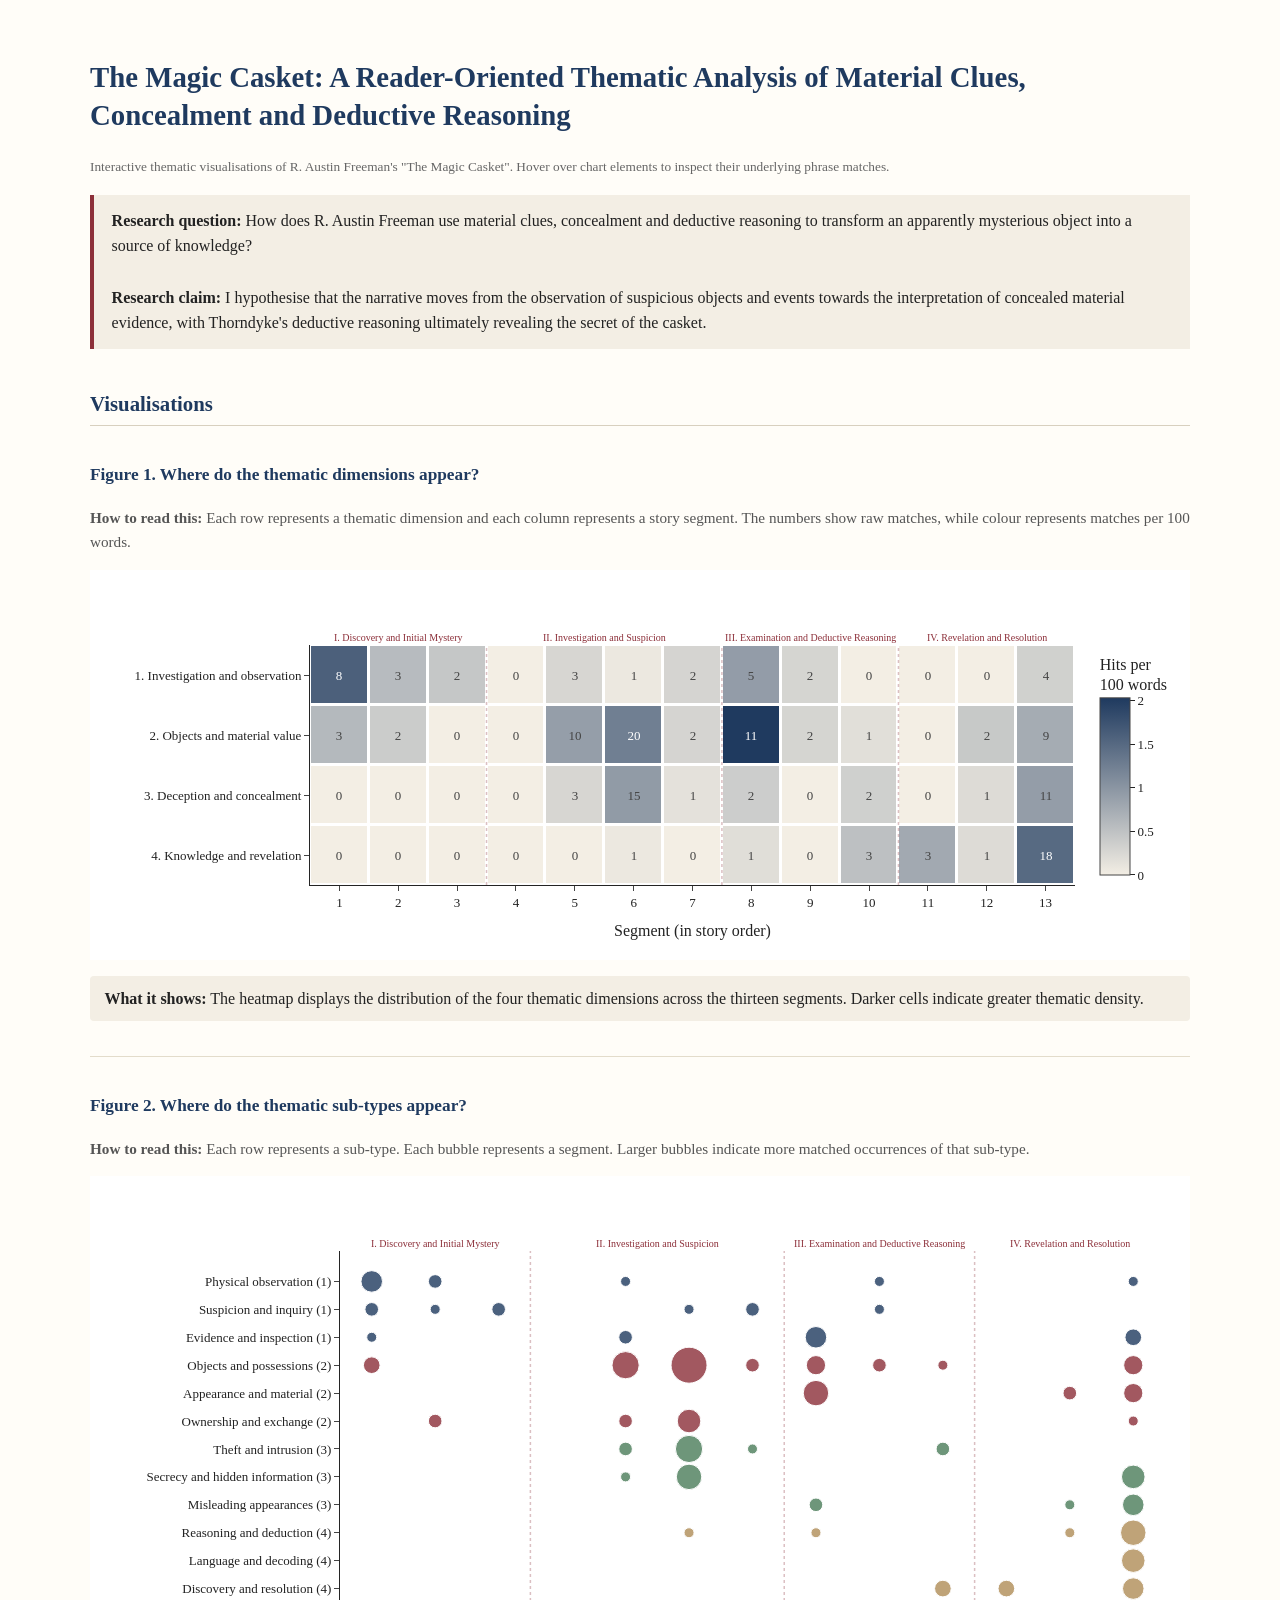
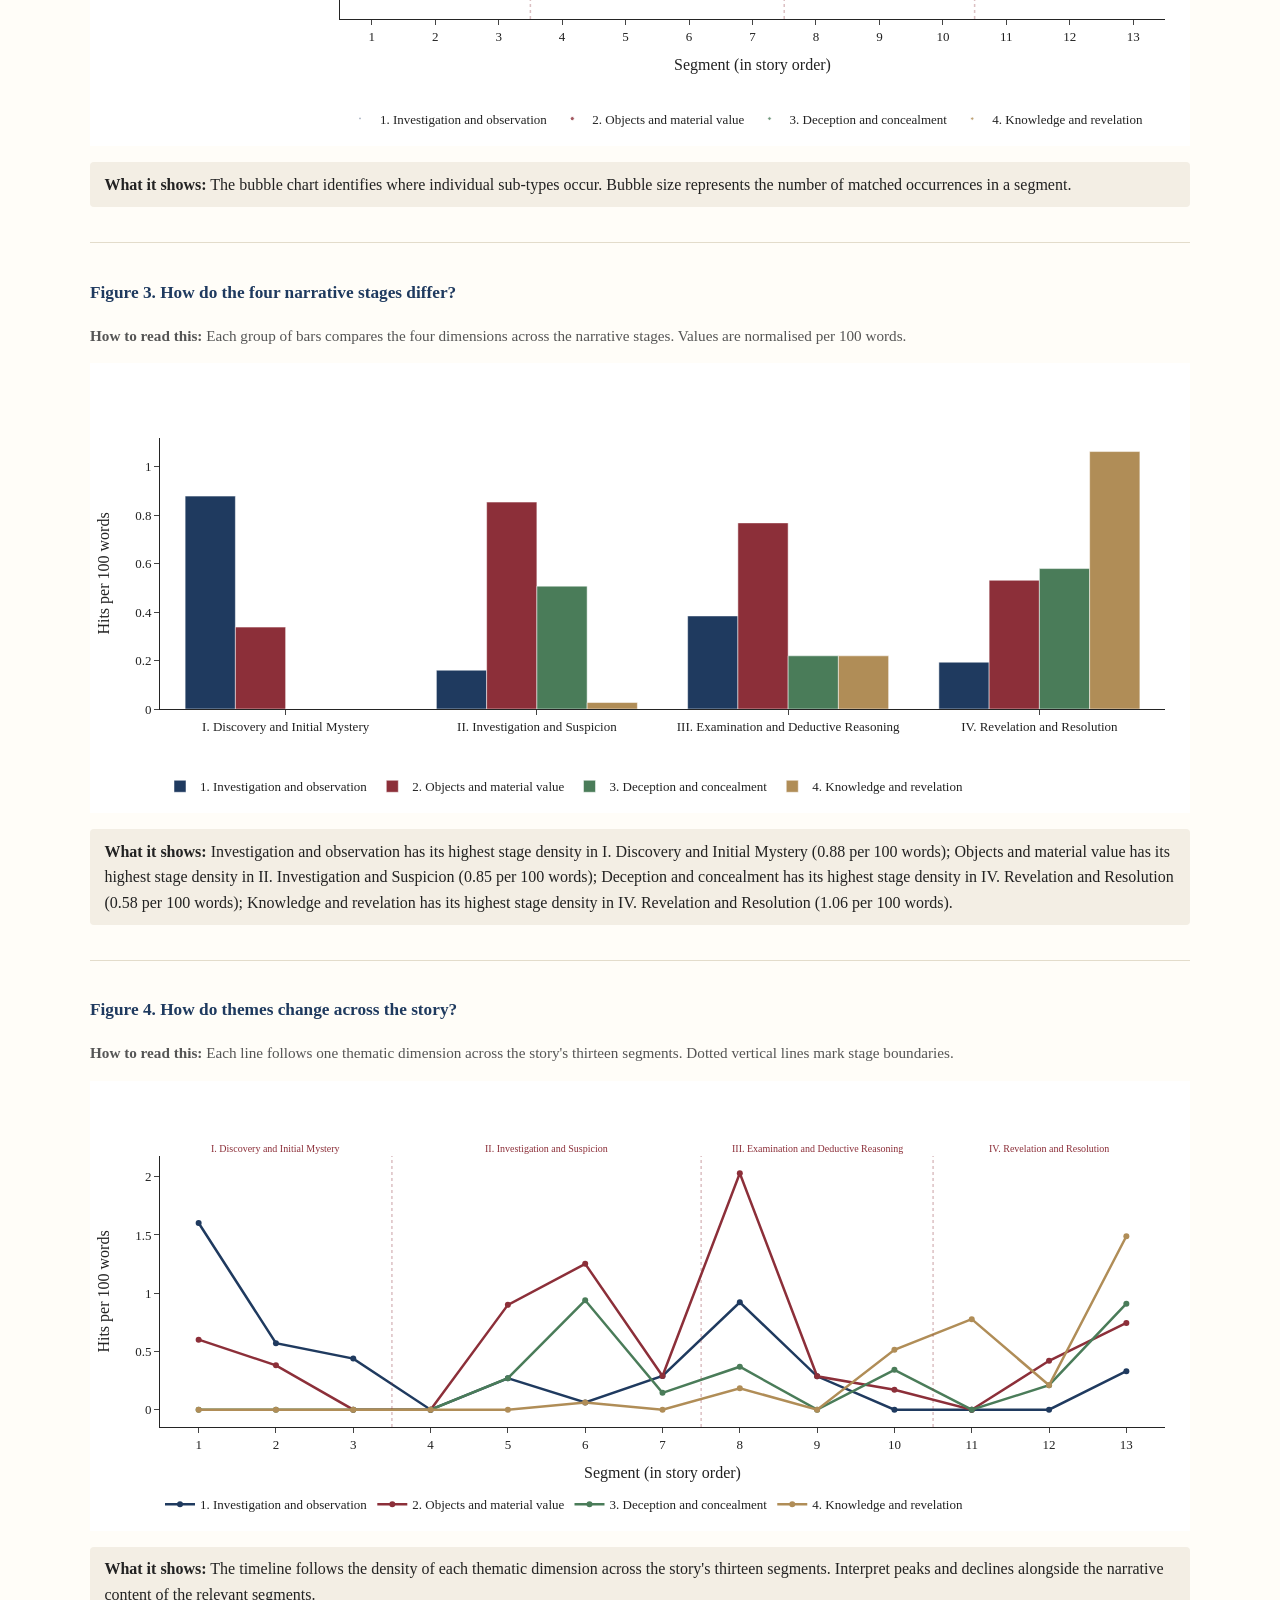
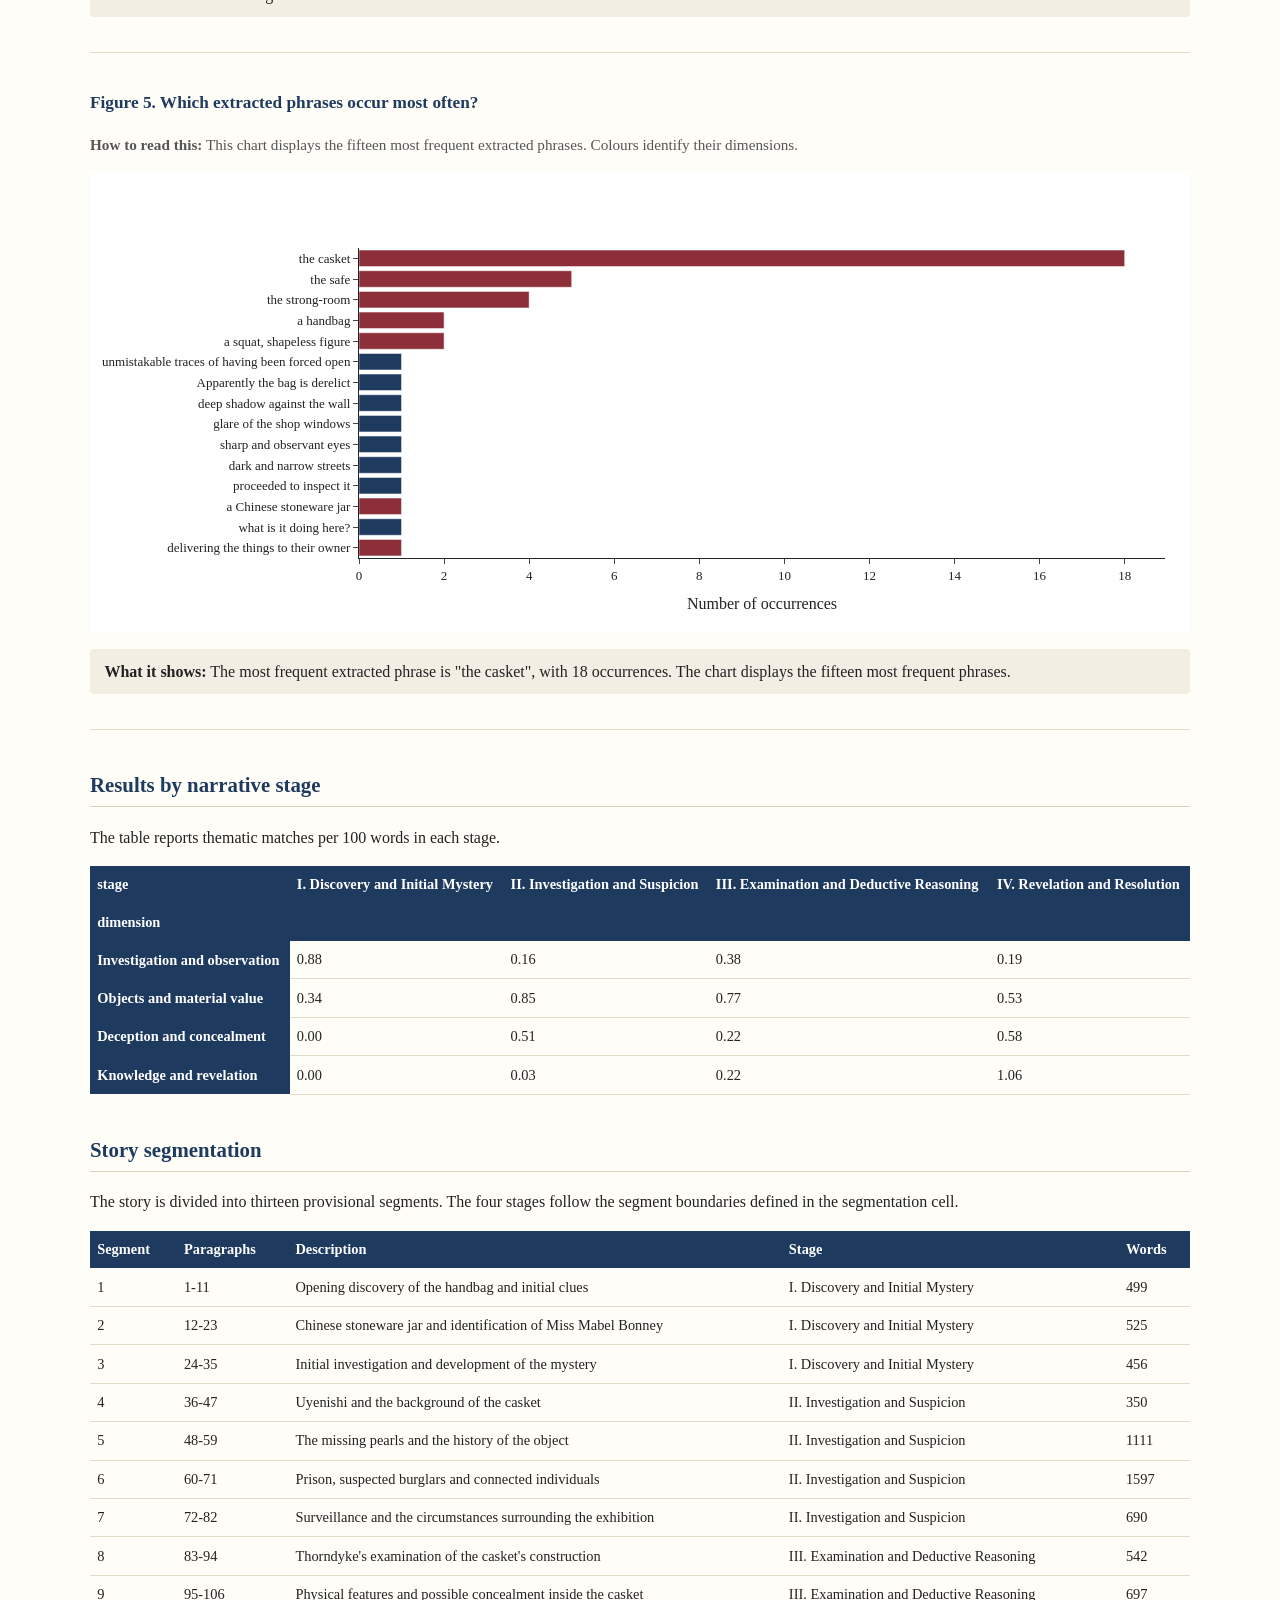
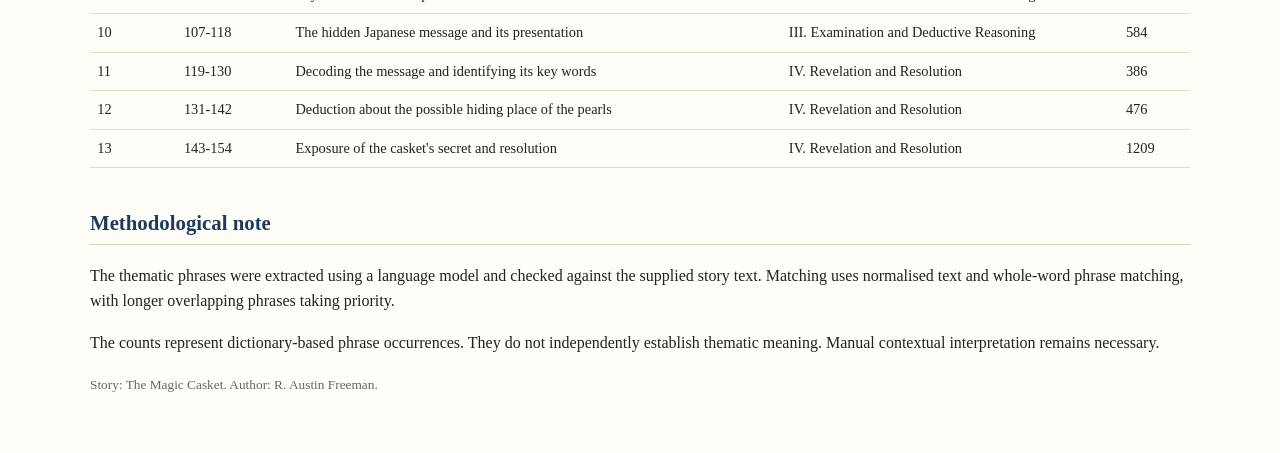
<file: visualisations.html>
<!DOCTYPE html>
<html lang="en">
<head>
<meta charset="utf-8">
<meta name="viewport" content="width=device-width, initial-scale=1">

<title>The Magic Casket: A Reader-Oriented Thematic Analysis of Material Clues, Concealment and Deductive Reasoning</title>

<style>

body {
    font-family: Georgia, 'Times New Roman', serif;
    color: #222;
    background: #fffdf8;
    max-width: 1100px;
    margin: 0 auto;
    padding: 2.5rem 1.2rem;
    line-height: 1.6;
}

h1 {
    font-size: 1.8rem;
    line-height: 1.3;
    color: #1f3a5f;
}

h2 {
    font-size: 1.3rem;
    margin-top: 2.4rem;
    border-bottom: 1px solid #d8d0bf;
    padding-bottom: .3rem;
    color: #1f3a5f;
}

h3 {
    font-size: 1.08rem;
    color: #1f3a5f;
}

section {
    margin: 2.2rem 0;
    padding-bottom: 1.2rem;
    border-bottom: 1px solid #e3dccb;
}

.box {
    background: #f3eee4;
    border-left: 4px solid #8c2f39;
    padding: .8rem 1.1rem;
    margin: 1rem 0;
}

.how {
    color: #555;
    font-size: .95rem;
}

.finding {
    background: #f3eee4;
    padding: .6rem .9rem;
    border-radius: 4px;
}

table {
    border-collapse: collapse;
    width: 100%;
    font-size: .9rem;
    margin: .6rem 0;
}

th {
    background: #1f3a5f;
    color: white;
    text-align: left;
    padding: .45rem;
}

td {
    border-bottom: 1px solid #e3dccb;
    padding: .45rem;
}

small {
    color: #666;
}

@media (prefers-color-scheme: dark) {

    body {
        background: #15171c;
        color: #e6e3dc;
    }

    h1, h2, h3 {
        color: #9db8e0;
    }

    .box, .finding {
        background: #232730;
    }

    td {
        border-color: #333;
    }

    small, .how {
        color: #a9a9a9;
    }
}

</style>
</head>

<body>

<h1>The Magic Casket: A Reader-Oriented Thematic Analysis of Material Clues, Concealment and Deductive Reasoning</h1>

<small>
Interactive thematic visualisations of R. Austin Freeman's
"The Magic Casket".
Hover over chart elements to inspect their underlying
phrase matches.
</small>

<div class="box">
<b>Research question:</b>
How does R. Austin Freeman use material clues, concealment and deductive reasoning to transform an apparently mysterious object into a source of knowledge?
<br><br>
<b>Research claim:</b>
I hypothesise that the narrative moves from the observation of suspicious objects and events towards the interpretation of concealed material evidence, with Thorndyke&#x27;s deductive reasoning ultimately revealing the secret of the casket.
</div>

<h2>Visualisations</h2>

<section><h3>Figure 1. Where do the thematic dimensions appear?</h3><p class='how'><b>How to read this:</b> Each row represents a thematic dimension and each column represents a story segment. The numbers show raw matches, while colour represents matches per 100 words.</p><div>                        <script type="text/javascript">window.PlotlyConfig = {MathJaxConfig: 'local'};</script>
        <script charset="utf-8" src="https://cdn.plot.ly/plotly-2.35.2.min.js"></script>                <div id="473de535-516f-460d-8e65-85e3c6e9cdea" class="plotly-graph-div" style="height:390px; width:100%;"></div>            <script type="text/javascript">                                    window.PLOTLYENV=window.PLOTLYENV || {};                                    if (document.getElementById("473de535-516f-460d-8e65-85e3c6e9cdea")) {                    Plotly.newPlot(                        "473de535-516f-460d-8e65-85e3c6e9cdea",                        [{"colorbar":{"title":{"text":"Hits per\u003cbr\u003e100 words"}},"colorscale":[[0,"#f3eee4"],[1,"#1f3a5f"]],"customdata":[["\u003cb\u003e1. Investigation and observation\u003c\u002fb\u003e\u003cbr\u003eSegment 1: Opening discovery of the handbag and initial clues\u003cbr\u003eStage: I. Discovery and Initial Mystery\u003cbr\u003e8 hit(s)\u003cbr\u003e1.60 hits per 100 words\u003cbr\u003eunmistakable traces of having been forced open ×1, Apparently the bag is derelict ×1, deep shadow against the wall ×1, glare of the shop windows ×1, sharp and observant eyes ×1, dark and narrow streets ×1","\u003cb\u003e1. Investigation and observation\u003c\u002fb\u003e\u003cbr\u003eSegment 2: Chinese stoneware jar and identification of Miss Mabel Bonney\u003cbr\u003eStage: I. Discovery and Initial Mystery\u003cbr\u003e3 hit(s)\u003cbr\u003e0.57 hits per 100 words\u003cbr\u003elooking back over their shoulders ×1, Things have been happening ×1, gilt initials ×1","\u003cb\u003e1. Investigation and observation\u003c\u002fb\u003e\u003cbr\u003eSegment 3: Initial investigation and development of the mystery\u003cbr\u003eStage: I. Discovery and Initial Mystery\u003cbr\u003e2 hit(s)\u003cbr\u003e0.44 hits per 100 words\u003cbr\u003efitting them together in various combinations to see what general conclusion emerged ×1, That bag had evidently been pinched ×1","\u003cb\u003e1. Investigation and observation\u003c\u002fb\u003e\u003cbr\u003eSegment 4: Uyenishi and the background of the casket\u003cbr\u003eStage: II. Investigation and Suspicion\u003cbr\u003e0 hit(s)\u003cbr\u003e0.00 hits per 100 words\u003cbr\u003eNone","\u003cb\u003e1. Investigation and observation\u003c\u002fb\u003e\u003cbr\u003eSegment 5: The missing pearls and the history of the object\u003cbr\u003eStage: II. Investigation and Suspicion\u003cbr\u003e3 hit(s)\u003cbr\u003e0.27 hits per 100 words\u003cbr\u003eany sign of any other kind of robbery ×1, the body of a man lying on the floor ×1, Examination of the pockets ×1","\u003cb\u003e1. Investigation and observation\u003c\u002fb\u003e\u003cbr\u003eSegment 6: Prison, suspected burglars and connected individuals\u003cbr\u003eStage: II. Investigation and Suspicion\u003cbr\u003e1 hit(s)\u003cbr\u003e0.06 hits per 100 words\u003cbr\u003ean uncomfortable feeling of being watched ×1","\u003cb\u003e1. Investigation and observation\u003c\u002fb\u003e\u003cbr\u003eSegment 7: Surveillance and the circumstances surrounding the exhibition\u003cbr\u003eStage: II. Investigation and Suspicion\u003cbr\u003e2 hit(s)\u003cbr\u003e0.29 hits per 100 words\u003cbr\u003ethere is something queer about this accursed casket ×1, there was something more than met the eye ×1","\u003cb\u003e1. Investigation and observation\u003c\u002fb\u003e\u003cbr\u003eSegment 8: Thorndyke's examination of the casket's construction\u003cbr\u003eStage: III. Examination and Deductive Reasoning\u003cbr\u003e5 hit(s)\u003cbr\u003e0.92 hits per 100 words\u003cbr\u003ethe longest and most rigorous inspection of all ×1, travelled over every part of the exterior ×1, scrutinized the bottom from within ×1, examined the bottom from without ×1, examine it detail by detail ×1","\u003cb\u003e1. Investigation and observation\u003c\u002fb\u003e\u003cbr\u003eSegment 9: Physical features and possible concealment inside the casket\u003cbr\u003eStage: III. Examination and Deductive Reasoning\u003cbr\u003e2 hit(s)\u003cbr\u003e0.29 hits per 100 words\u003cbr\u003esmallish, gentlemanly-looking man ×1, my suspicions were confirmed ×1","\u003cb\u003e1. Investigation and observation\u003c\u002fb\u003e\u003cbr\u003eSegment 10: The hidden Japanese message and its presentation\u003cbr\u003eStage: III. Examination and Deductive Reasoning\u003cbr\u003e0 hit(s)\u003cbr\u003e0.00 hits per 100 words\u003cbr\u003eNone","\u003cb\u003e1. Investigation and observation\u003c\u002fb\u003e\u003cbr\u003eSegment 11: Decoding the message and identifying its key words\u003cbr\u003eStage: IV. Revelation and Resolution\u003cbr\u003e0 hit(s)\u003cbr\u003e0.00 hits per 100 words\u003cbr\u003eNone","\u003cb\u003e1. Investigation and observation\u003c\u002fb\u003e\u003cbr\u003eSegment 12: Deduction about the possible hiding place of the pearls\u003cbr\u003eStage: IV. Revelation and Resolution\u003cbr\u003e0 hit(s)\u003cbr\u003e0.00 hits per 100 words\u003cbr\u003eNone","\u003cb\u003e1. Investigation and observation\u003c\u002fb\u003e\u003cbr\u003eSegment 13: Exposure of the casket's secret and resolution\u003cbr\u003eStage: IV. Revelation and Resolution\u003cbr\u003e4 hit(s)\u003cbr\u003e0.33 hits per 100 words\u003cbr\u003ethe outside of the bottom was not only smooth and polished ×1, catching the reflection on a sheet of white paper ×1, threw a strong beam of parallel light ×1, looked it up in the dictionary ×1"],["\u003cb\u003e2. Objects and material value\u003c\u002fb\u003e\u003cbr\u003eSegment 1: Opening discovery of the handbag and initial clues\u003cbr\u003eStage: I. Discovery and Initial Mystery\u003cbr\u003e3 hit(s)\u003cbr\u003e0.60 hits per 100 words\u003cbr\u003ea Chinese stoneware jar ×1, the casket ×1, a handbag ×1","\u003cb\u003e2. Objects and material value\u003c\u002fb\u003e\u003cbr\u003eSegment 2: Chinese stoneware jar and identification of Miss Mabel Bonney\u003cbr\u003eStage: I. Discovery and Initial Mystery\u003cbr\u003e2 hit(s)\u003cbr\u003e0.38 hits per 100 words\u003cbr\u003edelivering the things to their owner ×1, her property, too ×1","\u003cb\u003e2. Objects and material value\u003c\u002fb\u003e\u003cbr\u003eSegment 3: Initial investigation and development of the mystery\u003cbr\u003eStage: I. Discovery and Initial Mystery\u003cbr\u003e0 hit(s)\u003cbr\u003e0.00 hits per 100 words\u003cbr\u003eNone","\u003cb\u003e2. Objects and material value\u003c\u002fb\u003e\u003cbr\u003eSegment 4: Uyenishi and the background of the casket\u003cbr\u003eStage: II. Investigation and Suspicion\u003cbr\u003e0 hit(s)\u003cbr\u003e0.00 hits per 100 words\u003cbr\u003eNone","\u003cb\u003e2. Objects and material value\u003c\u002fb\u003e\u003cbr\u003eSegment 5: The missing pearls and the history of the object\u003cbr\u003eStage: II. Investigation and Suspicion\u003cbr\u003e10 hit(s)\u003cbr\u003e0.90 hits per 100 words\u003cbr\u003ethe safe ×4, take care of some property ×1, a collection of pearls ×1, receipt for the bag ×1, a great necklace ×1, the strong-room ×1","\u003cb\u003e2. Objects and material value\u003c\u002fb\u003e\u003cbr\u003eSegment 6: Prison, suspected burglars and connected individuals\u003cbr\u003eStage: II. Investigation and Suspicion\u003cbr\u003e20 hit(s)\u003cbr\u003e1.25 hits per 100 words\u003cbr\u003ethe casket ×5, the strong-room ×3, a little casket in the form of a seated figure ×1, sell one after another of her little treasures ×1, a loan exhibition of oriental works of art ×1, the full amount at which he valued them ×1","\u003cb\u003e2. Objects and material value\u003c\u002fb\u003e\u003cbr\u003eSegment 7: Surveillance and the circumstances surrounding the exhibition\u003cbr\u003eStage: II. Investigation and Suspicion\u003cbr\u003e2 hit(s)\u003cbr\u003e0.29 hits per 100 words\u003cbr\u003ethe casket ×2","\u003cb\u003e2. Objects and material value\u003c\u002fb\u003e\u003cbr\u003eSegment 8: Thorndyke's examination of the casket's construction\u003cbr\u003eStage: III. Examination and Deductive Reasoning\u003cbr\u003e11 hit(s)\u003cbr\u003e2.03 hits per 100 words\u003cbr\u003ethe casket ×4, Shakudo—an alloy of copper and gold ×1, etched; not engraved or chased ×1, a squat, shapeless figure ×1, bronze colour is lacquer ×1, quiet, warm colouring ×1","\u003cb\u003e2. Objects and material value\u003c\u002fb\u003e\u003cbr\u003eSegment 9: Physical features and possible concealment inside the casket\u003cbr\u003eStage: III. Examination and Deductive Reasoning\u003cbr\u003e2 hit(s)\u003cbr\u003e0.29 hits per 100 words\u003cbr\u003ethe casket ×2","\u003cb\u003e2. Objects and material value\u003c\u002fb\u003e\u003cbr\u003eSegment 10: The hidden Japanese message and its presentation\u003cbr\u003eStage: III. Examination and Deductive Reasoning\u003cbr\u003e1 hit(s)\u003cbr\u003e0.17 hits per 100 words\u003cbr\u003ethe bag of pearls ×1","\u003cb\u003e2. Objects and material value\u003c\u002fb\u003e\u003cbr\u003eSegment 11: Decoding the message and identifying its key words\u003cbr\u003eStage: IV. Revelation and Resolution\u003cbr\u003e0 hit(s)\u003cbr\u003e0.00 hits per 100 words\u003cbr\u003eNone","\u003cb\u003e2. Objects and material value\u003c\u002fb\u003e\u003cbr\u003eSegment 12: Deduction about the possible hiding place of the pearls\u003cbr\u003eStage: IV. Revelation and Resolution\u003cbr\u003e2 hit(s)\u003cbr\u003e0.42 hits per 100 words\u003cbr\u003edecorated on the back with chased ornament ×1, highly polished on the face ×1","\u003cb\u003e2. Objects and material value\u003c\u002fb\u003e\u003cbr\u003eSegment 13: Exposure of the casket's secret and resolution\u003cbr\u003eStage: IV. Revelation and Resolution\u003cbr\u003e9 hit(s)\u003cbr\u003e0.74 hits per 100 words\u003cbr\u003ethe casket ×4, less than the hundred-thousandth of an inch ×1, the gifts of grateful clients ×1, a squat, shapeless figure ×1, perfectly flat ×1, a true mirror ×1"],["\u003cb\u003e3. Deception and concealment\u003c\u002fb\u003e\u003cbr\u003eSegment 1: Opening discovery of the handbag and initial clues\u003cbr\u003eStage: I. Discovery and Initial Mystery\u003cbr\u003e0 hit(s)\u003cbr\u003e0.00 hits per 100 words\u003cbr\u003eNone","\u003cb\u003e3. Deception and concealment\u003c\u002fb\u003e\u003cbr\u003eSegment 2: Chinese stoneware jar and identification of Miss Mabel Bonney\u003cbr\u003eStage: I. Discovery and Initial Mystery\u003cbr\u003e0 hit(s)\u003cbr\u003e0.00 hits per 100 words\u003cbr\u003eNone","\u003cb\u003e3. Deception and concealment\u003c\u002fb\u003e\u003cbr\u003eSegment 3: Initial investigation and development of the mystery\u003cbr\u003eStage: I. Discovery and Initial Mystery\u003cbr\u003e0 hit(s)\u003cbr\u003e0.00 hits per 100 words\u003cbr\u003eNone","\u003cb\u003e3. Deception and concealment\u003c\u002fb\u003e\u003cbr\u003eSegment 4: Uyenishi and the background of the casket\u003cbr\u003eStage: II. Investigation and Suspicion\u003cbr\u003e0 hit(s)\u003cbr\u003e0.00 hits per 100 words\u003cbr\u003eNone","\u003cb\u003e3. Deception and concealment\u003c\u002fb\u003e\u003cbr\u003eSegment 5: The missing pearls and the history of the object\u003cbr\u003eStage: II. Investigation and Suspicion\u003cbr\u003e3 hit(s)\u003cbr\u003e0.27 hits per 100 words\u003cbr\u003esealed with the owner’s seal ×1, the man had been murdered ×1, robbery from the person ×1","\u003cb\u003e3. Deception and concealment\u003c\u002fb\u003e\u003cbr\u003eSegment 6: Prison, suspected burglars and connected individuals\u003cbr\u003eStage: II. Investigation and Suspicion\u003cbr\u003e15 hit(s)\u003cbr\u003e0.94 hits per 100 words\u003cbr\u003ethe robbers must have known about them and traced them to the office ×1, without letting her departure be known in advance ×1, Uyenishi disappeared completely and at once ×1, full particulars of the origin of the thing ×1, rooms at the hotel were raided by burglars ×1, a scarf or shawl was thrown over her head ×1","\u003cb\u003e3. Deception and concealment\u003c\u002fb\u003e\u003cbr\u003eSegment 7: Surveillance and the circumstances surrounding the exhibition\u003cbr\u003eStage: II. Investigation and Suspicion\u003cbr\u003e1 hit(s)\u003cbr\u003e0.14 hits per 100 words\u003cbr\u003ethe bag had been broken open and searched ×1","\u003cb\u003e3. Deception and concealment\u003c\u002fb\u003e\u003cbr\u003eSegment 8: Thorndyke's examination of the casket's construction\u003cbr\u003eStage: III. Examination and Deductive Reasoning\u003cbr\u003e2 hit(s)\u003cbr\u003e0.37 hits per 100 words\u003cbr\u003ethe only piece of fine metal in it is in the part which matters least ×1, of no value as a work of art ×1","\u003cb\u003e3. Deception and concealment\u003c\u002fb\u003e\u003cbr\u003eSegment 9: Physical features and possible concealment inside the casket\u003cbr\u003eStage: III. Examination and Deductive Reasoning\u003cbr\u003e0 hit(s)\u003cbr\u003e0.00 hits per 100 words\u003cbr\u003eNone","\u003cb\u003e3. Deception and concealment\u003c\u002fb\u003e\u003cbr\u003eSegment 10: The hidden Japanese message and its presentation\u003cbr\u003eStage: III. Examination and Deductive Reasoning\u003cbr\u003e2 hit(s)\u003cbr\u003e0.34 hits per 100 words\u003cbr\u003ethree men stealing round the corner ×1, turned tail and flew like the wind ×1","\u003cb\u003e3. Deception and concealment\u003c\u002fb\u003e\u003cbr\u003eSegment 11: Decoding the message and identifying its key words\u003cbr\u003eStage: IV. Revelation and Resolution\u003cbr\u003e0 hit(s)\u003cbr\u003e0.00 hits per 100 words\u003cbr\u003eNone","\u003cb\u003e3. Deception and concealment\u003c\u002fb\u003e\u003cbr\u003eSegment 12: Deduction about the possible hiding place of the pearls\u003cbr\u003eStage: IV. Revelation and Resolution\u003cbr\u003e1 hit(s)\u003cbr\u003e0.21 hits per 100 words\u003cbr\u003ethe face is perfectly plain ×1","\u003cb\u003e3. Deception and concealment\u003c\u002fb\u003e\u003cbr\u003eSegment 13: Exposure of the casket's secret and resolution\u003cbr\u003eStage: IV. Revelation and Resolution\u003cbr\u003e11 hit(s)\u003cbr\u003e0.91 hits per 100 words\u003cbr\u003ethe design which would be visible in the patch of light on the wall would be a different one from that on the back of the mirror ×1, etched design worked on it to hide the traces of the scraper ×1, the message, whatever it was, had been chased on the back ×1, the thing, itself, was a common white-metal casting ×1, traces of the design are completely obliterated ×1, forms of five words in the Japanese character ×1"],["\u003cb\u003e4. Knowledge and revelation\u003c\u002fb\u003e\u003cbr\u003eSegment 1: Opening discovery of the handbag and initial clues\u003cbr\u003eStage: I. Discovery and Initial Mystery\u003cbr\u003e0 hit(s)\u003cbr\u003e0.00 hits per 100 words\u003cbr\u003eNone","\u003cb\u003e4. Knowledge and revelation\u003c\u002fb\u003e\u003cbr\u003eSegment 2: Chinese stoneware jar and identification of Miss Mabel Bonney\u003cbr\u003eStage: I. Discovery and Initial Mystery\u003cbr\u003e0 hit(s)\u003cbr\u003e0.00 hits per 100 words\u003cbr\u003eNone","\u003cb\u003e4. Knowledge and revelation\u003c\u002fb\u003e\u003cbr\u003eSegment 3: Initial investigation and development of the mystery\u003cbr\u003eStage: I. Discovery and Initial Mystery\u003cbr\u003e0 hit(s)\u003cbr\u003e0.00 hits per 100 words\u003cbr\u003eNone","\u003cb\u003e4. Knowledge and revelation\u003c\u002fb\u003e\u003cbr\u003eSegment 4: Uyenishi and the background of the casket\u003cbr\u003eStage: II. Investigation and Suspicion\u003cbr\u003e0 hit(s)\u003cbr\u003e0.00 hits per 100 words\u003cbr\u003eNone","\u003cb\u003e4. Knowledge and revelation\u003c\u002fb\u003e\u003cbr\u003eSegment 5: The missing pearls and the history of the object\u003cbr\u003eStage: II. Investigation and Suspicion\u003cbr\u003e0 hit(s)\u003cbr\u003e0.00 hits per 100 words\u003cbr\u003eNone","\u003cb\u003e4. Knowledge and revelation\u003c\u002fb\u003e\u003cbr\u003eSegment 6: Prison, suspected burglars and connected individuals\u003cbr\u003eStage: II. Investigation and Suspicion\u003cbr\u003e1 hit(s)\u003cbr\u003e0.06 hits per 100 words\u003cbr\u003eclearly they had been the object of the crime ×1","\u003cb\u003e4. Knowledge and revelation\u003c\u002fb\u003e\u003cbr\u003eSegment 7: Surveillance and the circumstances surrounding the exhibition\u003cbr\u003eStage: II. Investigation and Suspicion\u003cbr\u003e0 hit(s)\u003cbr\u003e0.00 hits per 100 words\u003cbr\u003eNone","\u003cb\u003e4. Knowledge and revelation\u003c\u002fb\u003e\u003cbr\u003eSegment 8: Thorndyke's examination of the casket's construction\u003cbr\u003eStage: III. Examination and Deductive Reasoning\u003cbr\u003e1 hit(s)\u003cbr\u003e0.18 hits per 100 words\u003cbr\u003eThere is an obvious anomaly, which must have some significance ×1","\u003cb\u003e4. Knowledge and revelation\u003c\u002fb\u003e\u003cbr\u003eSegment 9: Physical features and possible concealment inside the casket\u003cbr\u003eStage: III. Examination and Deductive Reasoning\u003cbr\u003e0 hit(s)\u003cbr\u003e0.00 hits per 100 words\u003cbr\u003eNone","\u003cb\u003e4. Knowledge and revelation\u003c\u002fb\u003e\u003cbr\u003eSegment 10: The hidden Japanese message and its presentation\u003cbr\u003eStage: III. Examination and Deductive Reasoning\u003cbr\u003e3 hit(s)\u003cbr\u003e0.51 hits per 100 words\u003cbr\u003ea leather bag secured by a string from which hung a broken seal ×1, dragged something after it ×1, It is the necklace! ×1","\u003cb\u003e4. Knowledge and revelation\u003c\u002fb\u003e\u003cbr\u003eSegment 11: Decoding the message and identifying its key words\u003cbr\u003eStage: IV. Revelation and Resolution\u003cbr\u003e3 hit(s)\u003cbr\u003e0.78 hits per 100 words\u003cbr\u003ethere will be no more shadowing ×1, that finishes the business ×1, we’ve got the pearls ×1","\u003cb\u003e4. Knowledge and revelation\u003c\u002fb\u003e\u003cbr\u003eSegment 12: Deduction about the possible hiding place of the pearls\u003cbr\u003eStage: IV. Revelation and Resolution\u003cbr\u003e1 hit(s)\u003cbr\u003e0.21 hits per 100 words\u003cbr\u003ethe solution of this problem is based on two well-known physical facts ×1","\u003cb\u003e4. Knowledge and revelation\u003c\u002fb\u003e\u003cbr\u003eSegment 13: Exposure of the casket's secret and resolution\u003cbr\u003eStage: IV. Revelation and Resolution\u003cbr\u003e18 hit(s)\u003cbr\u003e1.49 hits per 100 words\u003cbr\u003ethe result is that the act of polishing causes the design to appear in faint relief on the face ×1, the clear suggestion was that the casket was the vehicle of some secret message or information ×1, almost certainly had possession of the missing pearls ×1, the (presumed) message referred to some hiding-place ×1, there was no such word in the dictionary ×1, the bag of pearls had been poked into it ×1"]],"hovertemplate":"%{customdata}\u003cextra\u003e\u003c\u002fextra\u003e","text":[["8","3","2","0","3","1","2","5","2","0","0","0","4"],["3","2","0","0","10","20","2","11","2","1","0","2","9"],["0","0","0","0","3","15","1","2","0","2","0","1","11"],["0","0","0","0","0","1","0","1","0","3","3","1","18"]],"texttemplate":"%{text}","x":[1,2,3,4,5,6,7,8,9,10,11,12,13],"xgap":3,"y":["1. Investigation and observation","2. Objects and material value","3. Deception and concealment","4. Knowledge and revelation"],"ygap":3,"z":[[1.6032064128256511,0.5714285714285714,0.43859649122807015,0.0,0.27002700270027,0.06261740763932373,0.2898550724637681,0.9225092250922509,0.2869440459110474,0.0,0.0,0.0,0.3308519437551696],[0.6012024048096193,0.38095238095238093,0.0,0.0,0.9000900090009001,1.2523481527864746,0.2898550724637681,2.029520295202952,0.2869440459110474,0.17123287671232876,0.0,0.42016806722689076,0.7444168734491315],[0.0,0.0,0.0,0.0,0.27002700270027,0.939261114589856,0.14492753623188406,0.36900369003690037,0.0,0.3424657534246575,0.0,0.21008403361344538,0.9098428453267163],[0.0,0.0,0.0,0.0,0.0,0.06261740763932373,0.0,0.18450184501845018,0.0,0.5136986301369862,0.7772020725388601,0.21008403361344538,1.488833746898263]],"type":"heatmap"}],                        {"template":{"data":{"barpolar":[{"marker":{"line":{"color":"white","width":0.5},"pattern":{"fillmode":"overlay","size":10,"solidity":0.2}},"type":"barpolar"}],"bar":[{"error_x":{"color":"rgb(36,36,36)"},"error_y":{"color":"rgb(36,36,36)"},"marker":{"line":{"color":"white","width":0.5},"pattern":{"fillmode":"overlay","size":10,"solidity":0.2}},"type":"bar"}],"carpet":[{"aaxis":{"endlinecolor":"rgb(36,36,36)","gridcolor":"white","linecolor":"white","minorgridcolor":"white","startlinecolor":"rgb(36,36,36)"},"baxis":{"endlinecolor":"rgb(36,36,36)","gridcolor":"white","linecolor":"white","minorgridcolor":"white","startlinecolor":"rgb(36,36,36)"},"type":"carpet"}],"choropleth":[{"colorbar":{"outlinewidth":1,"tickcolor":"rgb(36,36,36)","ticks":"outside"},"type":"choropleth"}],"contourcarpet":[{"colorbar":{"outlinewidth":1,"tickcolor":"rgb(36,36,36)","ticks":"outside"},"type":"contourcarpet"}],"contour":[{"colorbar":{"outlinewidth":1,"tickcolor":"rgb(36,36,36)","ticks":"outside"},"colorscale":[[0.0,"#440154"],[0.1111111111111111,"#482878"],[0.2222222222222222,"#3e4989"],[0.3333333333333333,"#31688e"],[0.4444444444444444,"#26828e"],[0.5555555555555556,"#1f9e89"],[0.6666666666666666,"#35b779"],[0.7777777777777778,"#6ece58"],[0.8888888888888888,"#b5de2b"],[1.0,"#fde725"]],"type":"contour"}],"heatmapgl":[{"colorbar":{"outlinewidth":1,"tickcolor":"rgb(36,36,36)","ticks":"outside"},"colorscale":[[0.0,"#440154"],[0.1111111111111111,"#482878"],[0.2222222222222222,"#3e4989"],[0.3333333333333333,"#31688e"],[0.4444444444444444,"#26828e"],[0.5555555555555556,"#1f9e89"],[0.6666666666666666,"#35b779"],[0.7777777777777778,"#6ece58"],[0.8888888888888888,"#b5de2b"],[1.0,"#fde725"]],"type":"heatmapgl"}],"heatmap":[{"colorbar":{"outlinewidth":1,"tickcolor":"rgb(36,36,36)","ticks":"outside"},"colorscale":[[0.0,"#440154"],[0.1111111111111111,"#482878"],[0.2222222222222222,"#3e4989"],[0.3333333333333333,"#31688e"],[0.4444444444444444,"#26828e"],[0.5555555555555556,"#1f9e89"],[0.6666666666666666,"#35b779"],[0.7777777777777778,"#6ece58"],[0.8888888888888888,"#b5de2b"],[1.0,"#fde725"]],"type":"heatmap"}],"histogram2dcontour":[{"colorbar":{"outlinewidth":1,"tickcolor":"rgb(36,36,36)","ticks":"outside"},"colorscale":[[0.0,"#440154"],[0.1111111111111111,"#482878"],[0.2222222222222222,"#3e4989"],[0.3333333333333333,"#31688e"],[0.4444444444444444,"#26828e"],[0.5555555555555556,"#1f9e89"],[0.6666666666666666,"#35b779"],[0.7777777777777778,"#6ece58"],[0.8888888888888888,"#b5de2b"],[1.0,"#fde725"]],"type":"histogram2dcontour"}],"histogram2d":[{"colorbar":{"outlinewidth":1,"tickcolor":"rgb(36,36,36)","ticks":"outside"},"colorscale":[[0.0,"#440154"],[0.1111111111111111,"#482878"],[0.2222222222222222,"#3e4989"],[0.3333333333333333,"#31688e"],[0.4444444444444444,"#26828e"],[0.5555555555555556,"#1f9e89"],[0.6666666666666666,"#35b779"],[0.7777777777777778,"#6ece58"],[0.8888888888888888,"#b5de2b"],[1.0,"#fde725"]],"type":"histogram2d"}],"histogram":[{"marker":{"line":{"color":"white","width":0.6}},"type":"histogram"}],"mesh3d":[{"colorbar":{"outlinewidth":1,"tickcolor":"rgb(36,36,36)","ticks":"outside"},"type":"mesh3d"}],"parcoords":[{"line":{"colorbar":{"outlinewidth":1,"tickcolor":"rgb(36,36,36)","ticks":"outside"}},"type":"parcoords"}],"pie":[{"automargin":true,"type":"pie"}],"scatter3d":[{"line":{"colorbar":{"outlinewidth":1,"tickcolor":"rgb(36,36,36)","ticks":"outside"}},"marker":{"colorbar":{"outlinewidth":1,"tickcolor":"rgb(36,36,36)","ticks":"outside"}},"type":"scatter3d"}],"scattercarpet":[{"marker":{"colorbar":{"outlinewidth":1,"tickcolor":"rgb(36,36,36)","ticks":"outside"}},"type":"scattercarpet"}],"scattergeo":[{"marker":{"colorbar":{"outlinewidth":1,"tickcolor":"rgb(36,36,36)","ticks":"outside"}},"type":"scattergeo"}],"scattergl":[{"marker":{"colorbar":{"outlinewidth":1,"tickcolor":"rgb(36,36,36)","ticks":"outside"}},"type":"scattergl"}],"scattermapbox":[{"marker":{"colorbar":{"outlinewidth":1,"tickcolor":"rgb(36,36,36)","ticks":"outside"}},"type":"scattermapbox"}],"scatterpolargl":[{"marker":{"colorbar":{"outlinewidth":1,"tickcolor":"rgb(36,36,36)","ticks":"outside"}},"type":"scatterpolargl"}],"scatterpolar":[{"marker":{"colorbar":{"outlinewidth":1,"tickcolor":"rgb(36,36,36)","ticks":"outside"}},"type":"scatterpolar"}],"scatter":[{"fillpattern":{"fillmode":"overlay","size":10,"solidity":0.2},"type":"scatter"}],"scatterternary":[{"marker":{"colorbar":{"outlinewidth":1,"tickcolor":"rgb(36,36,36)","ticks":"outside"}},"type":"scatterternary"}],"surface":[{"colorbar":{"outlinewidth":1,"tickcolor":"rgb(36,36,36)","ticks":"outside"},"colorscale":[[0.0,"#440154"],[0.1111111111111111,"#482878"],[0.2222222222222222,"#3e4989"],[0.3333333333333333,"#31688e"],[0.4444444444444444,"#26828e"],[0.5555555555555556,"#1f9e89"],[0.6666666666666666,"#35b779"],[0.7777777777777778,"#6ece58"],[0.8888888888888888,"#b5de2b"],[1.0,"#fde725"]],"type":"surface"}],"table":[{"cells":{"fill":{"color":"rgb(237,237,237)"},"line":{"color":"white"}},"header":{"fill":{"color":"rgb(217,217,217)"},"line":{"color":"white"}},"type":"table"}]},"layout":{"annotationdefaults":{"arrowhead":0,"arrowwidth":1},"autotypenumbers":"strict","coloraxis":{"colorbar":{"outlinewidth":1,"tickcolor":"rgb(36,36,36)","ticks":"outside"}},"colorscale":{"diverging":[[0.0,"rgb(103,0,31)"],[0.1,"rgb(178,24,43)"],[0.2,"rgb(214,96,77)"],[0.3,"rgb(244,165,130)"],[0.4,"rgb(253,219,199)"],[0.5,"rgb(247,247,247)"],[0.6,"rgb(209,229,240)"],[0.7,"rgb(146,197,222)"],[0.8,"rgb(67,147,195)"],[0.9,"rgb(33,102,172)"],[1.0,"rgb(5,48,97)"]],"sequential":[[0.0,"#440154"],[0.1111111111111111,"#482878"],[0.2222222222222222,"#3e4989"],[0.3333333333333333,"#31688e"],[0.4444444444444444,"#26828e"],[0.5555555555555556,"#1f9e89"],[0.6666666666666666,"#35b779"],[0.7777777777777778,"#6ece58"],[0.8888888888888888,"#b5de2b"],[1.0,"#fde725"]],"sequentialminus":[[0.0,"#440154"],[0.1111111111111111,"#482878"],[0.2222222222222222,"#3e4989"],[0.3333333333333333,"#31688e"],[0.4444444444444444,"#26828e"],[0.5555555555555556,"#1f9e89"],[0.6666666666666666,"#35b779"],[0.7777777777777778,"#6ece58"],[0.8888888888888888,"#b5de2b"],[1.0,"#fde725"]]},"colorway":["#1F77B4","#FF7F0E","#2CA02C","#D62728","#9467BD","#8C564B","#E377C2","#7F7F7F","#BCBD22","#17BECF"],"font":{"color":"rgb(36,36,36)"},"geo":{"bgcolor":"white","lakecolor":"white","landcolor":"white","showlakes":true,"showland":true,"subunitcolor":"white"},"hoverlabel":{"align":"left"},"hovermode":"closest","mapbox":{"style":"light"},"paper_bgcolor":"white","plot_bgcolor":"white","polar":{"angularaxis":{"gridcolor":"rgb(232,232,232)","linecolor":"rgb(36,36,36)","showgrid":false,"showline":true,"ticks":"outside"},"bgcolor":"white","radialaxis":{"gridcolor":"rgb(232,232,232)","linecolor":"rgb(36,36,36)","showgrid":false,"showline":true,"ticks":"outside"}},"scene":{"xaxis":{"backgroundcolor":"white","gridcolor":"rgb(232,232,232)","gridwidth":2,"linecolor":"rgb(36,36,36)","showbackground":true,"showgrid":false,"showline":true,"ticks":"outside","zeroline":false,"zerolinecolor":"rgb(36,36,36)"},"yaxis":{"backgroundcolor":"white","gridcolor":"rgb(232,232,232)","gridwidth":2,"linecolor":"rgb(36,36,36)","showbackground":true,"showgrid":false,"showline":true,"ticks":"outside","zeroline":false,"zerolinecolor":"rgb(36,36,36)"},"zaxis":{"backgroundcolor":"white","gridcolor":"rgb(232,232,232)","gridwidth":2,"linecolor":"rgb(36,36,36)","showbackground":true,"showgrid":false,"showline":true,"ticks":"outside","zeroline":false,"zerolinecolor":"rgb(36,36,36)"}},"shapedefaults":{"fillcolor":"black","line":{"width":0},"opacity":0.3},"ternary":{"aaxis":{"gridcolor":"rgb(232,232,232)","linecolor":"rgb(36,36,36)","showgrid":false,"showline":true,"ticks":"outside"},"baxis":{"gridcolor":"rgb(232,232,232)","linecolor":"rgb(36,36,36)","showgrid":false,"showline":true,"ticks":"outside"},"bgcolor":"white","caxis":{"gridcolor":"rgb(232,232,232)","linecolor":"rgb(36,36,36)","showgrid":false,"showline":true,"ticks":"outside"}},"title":{"x":0.05},"xaxis":{"automargin":true,"gridcolor":"rgb(232,232,232)","linecolor":"rgb(36,36,36)","showgrid":false,"showline":true,"ticks":"outside","title":{"standoff":15},"zeroline":false,"zerolinecolor":"rgb(36,36,36)"},"yaxis":{"automargin":true,"gridcolor":"rgb(232,232,232)","linecolor":"rgb(36,36,36)","showgrid":false,"showline":true,"ticks":"outside","title":{"standoff":15},"zeroline":false,"zerolinecolor":"rgb(36,36,36)"}}},"margin":{"l":220,"r":25,"t":75,"b":75},"font":{"family":"Georgia, 'Times New Roman', serif","size":13,"color":"#222"},"hoverlabel":{"font":{"family":"Georgia, 'Times New Roman', serif"},"bgcolor":"white","align":"left"},"legend":{"orientation":"h","y":-0.23},"height":390,"yaxis":{"autorange":"reversed"},"xaxis":{"title":{"text":"Segment (in story order)"},"dtick":1,"range":[0.5,13.5]},"annotations":[{"font":{"color":"#8c2f39","size":10},"showarrow":false,"text":"I. Discovery and Initial Mystery","x":2.0,"y":1.0,"yanchor":"bottom","yref":"paper"},{"font":{"color":"#8c2f39","size":10},"showarrow":false,"text":"II. Investigation and Suspicion","x":5.5,"y":1.0,"yanchor":"bottom","yref":"paper"},{"font":{"color":"#8c2f39","size":10},"showarrow":false,"text":"III. Examination and Deductive Reasoning","x":9.0,"y":1.0,"yanchor":"bottom","yref":"paper"},{"font":{"color":"#8c2f39","size":10},"showarrow":false,"text":"IV. Revelation and Resolution","x":12.0,"y":1.0,"yanchor":"bottom","yref":"paper"}],"shapes":[{"line":{"color":"#8c2f39","dash":"dot","width":1.5},"type":"line","x0":3.5,"x1":3.5,"xref":"x","y0":0,"y1":1,"yref":"y domain"},{"line":{"color":"#8c2f39","dash":"dot","width":1.5},"type":"line","x0":7.5,"x1":7.5,"xref":"x","y0":0,"y1":1,"yref":"y domain"},{"line":{"color":"#8c2f39","dash":"dot","width":1.5},"type":"line","x0":10.5,"x1":10.5,"xref":"x","y0":0,"y1":1,"yref":"y domain"}]},                        {"displaylogo": false, "toImageButtonOptions": {"format": "png", "scale": 3, "filename": "magic_casket_figure"}, "responsive": true}                    )                };                            </script>        </div><p class='finding'><b>What it shows:</b> The heatmap displays the distribution of the four thematic dimensions across the thirteen segments. Darker cells indicate greater thematic density.</p></section>
<section><h3>Figure 2. Where do the thematic sub-types appear?</h3><p class='how'><b>How to read this:</b> Each row represents a sub-type. Each bubble represents a segment. Larger bubbles indicate more matched occurrences of that sub-type.</p><div>                            <div id="91694e3d-ee00-4e00-bea8-e8efabee1f23" class="plotly-graph-div" style="height:570px; width:100%;"></div>            <script type="text/javascript">                                    window.PLOTLYENV=window.PLOTLYENV || {};                                    if (document.getElementById("91694e3d-ee00-4e00-bea8-e8efabee1f23")) {                    Plotly.newPlot(                        "91694e3d-ee00-4e00-bea8-e8efabee1f23",                        [{"hovertemplate":"%{text}\u003cextra\u003e\u003c\u002fextra\u003e","marker":{"color":"#1f3a5f","line":{"color":"white","width":1},"opacity":0.8,"size":[5,2,1,1,1,2,1,2,1,2,1,1,2,5,3],"sizemin":5,"sizemode":"area","sizeref":0.021604938271604937},"mode":"markers","name":"1. Investigation and observation","text":["\u003cb\u003ePhysical observation (1)\u003c\u002fb\u003e\u003cbr\u003eSegment 1\u003cbr\u003eOpening discovery of the handbag and initial clues\u003cbr\u003e5 hit(s)\u003cbr\u003eunmistakable traces of having been forced open ×1, deep shadow against the wall ×1, glare of the shop windows ×1, sharp and observant eyes ×1, dark and narrow streets ×1","\u003cb\u003ePhysical observation (1)\u003c\u002fb\u003e\u003cbr\u003eSegment 2\u003cbr\u003eChinese stoneware jar and identification of Miss Mabel Bonney\u003cbr\u003e2 hit(s)\u003cbr\u003elooking back over their shoulders ×1, gilt initials ×1","\u003cb\u003ePhysical observation (1)\u003c\u002fb\u003e\u003cbr\u003eSegment 5\u003cbr\u003eThe missing pearls and the history of the object\u003cbr\u003e1 hit(s)\u003cbr\u003ethe body of a man lying on the floor ×1","\u003cb\u003ePhysical observation (1)\u003c\u002fb\u003e\u003cbr\u003eSegment 9\u003cbr\u003ePhysical features and possible concealment inside the casket\u003cbr\u003e1 hit(s)\u003cbr\u003esmallish, gentlemanly-looking man ×1","\u003cb\u003ePhysical observation (1)\u003c\u002fb\u003e\u003cbr\u003eSegment 13\u003cbr\u003eExposure of the casket's secret and resolution\u003cbr\u003e1 hit(s)\u003cbr\u003ethe outside of the bottom was not only smooth and polished ×1","\u003cb\u003eSuspicion and inquiry (1)\u003c\u002fb\u003e\u003cbr\u003eSegment 1\u003cbr\u003eOpening discovery of the handbag and initial clues\u003cbr\u003e2 hit(s)\u003cbr\u003eApparently the bag is derelict ×1, what is it doing here? ×1","\u003cb\u003eSuspicion and inquiry (1)\u003c\u002fb\u003e\u003cbr\u003eSegment 2\u003cbr\u003eChinese stoneware jar and identification of Miss Mabel Bonney\u003cbr\u003e1 hit(s)\u003cbr\u003eThings have been happening ×1","\u003cb\u003eSuspicion and inquiry (1)\u003c\u002fb\u003e\u003cbr\u003eSegment 3\u003cbr\u003eInitial investigation and development of the mystery\u003cbr\u003e2 hit(s)\u003cbr\u003efitting them together in various combinations to see what general conclusion emerged ×1, That bag had evidently been pinched ×1","\u003cb\u003eSuspicion and inquiry (1)\u003c\u002fb\u003e\u003cbr\u003eSegment 6\u003cbr\u003ePrison, suspected burglars and connected individuals\u003cbr\u003e1 hit(s)\u003cbr\u003ean uncomfortable feeling of being watched ×1","\u003cb\u003eSuspicion and inquiry (1)\u003c\u002fb\u003e\u003cbr\u003eSegment 7\u003cbr\u003eSurveillance and the circumstances surrounding the exhibition\u003cbr\u003e2 hit(s)\u003cbr\u003ethere is something queer about this accursed casket ×1, there was something more than met the eye ×1","\u003cb\u003eSuspicion and inquiry (1)\u003c\u002fb\u003e\u003cbr\u003eSegment 9\u003cbr\u003ePhysical features and possible concealment inside the casket\u003cbr\u003e1 hit(s)\u003cbr\u003emy suspicions were confirmed ×1","\u003cb\u003eEvidence and inspection (1)\u003c\u002fb\u003e\u003cbr\u003eSegment 1\u003cbr\u003eOpening discovery of the handbag and initial clues\u003cbr\u003e1 hit(s)\u003cbr\u003eproceeded to inspect it ×1","\u003cb\u003eEvidence and inspection (1)\u003c\u002fb\u003e\u003cbr\u003eSegment 5\u003cbr\u003eThe missing pearls and the history of the object\u003cbr\u003e2 hit(s)\u003cbr\u003eany sign of any other kind of robbery ×1, Examination of the pockets ×1","\u003cb\u003eEvidence and inspection (1)\u003c\u002fb\u003e\u003cbr\u003eSegment 8\u003cbr\u003eThorndyke's examination of the casket's construction\u003cbr\u003e5 hit(s)\u003cbr\u003ethe longest and most rigorous inspection of all ×1, travelled over every part of the exterior ×1, scrutinized the bottom from within ×1, examined the bottom from without ×1, examine it detail by detail ×1","\u003cb\u003eEvidence and inspection (1)\u003c\u002fb\u003e\u003cbr\u003eSegment 13\u003cbr\u003eExposure of the casket's secret and resolution\u003cbr\u003e3 hit(s)\u003cbr\u003ecatching the reflection on a sheet of white paper ×1, threw a strong beam of parallel light ×1, looked it up in the dictionary ×1"],"x":[1,2,5,9,13,1,2,3,6,7,9,1,5,8,13],"y":["Physical observation (1)","Physical observation (1)","Physical observation (1)","Physical observation (1)","Physical observation (1)","Suspicion and inquiry (1)","Suspicion and inquiry (1)","Suspicion and inquiry (1)","Suspicion and inquiry (1)","Suspicion and inquiry (1)","Suspicion and inquiry (1)","Evidence and inspection (1)","Evidence and inspection (1)","Evidence and inspection (1)","Evidence and inspection (1)"],"type":"scatter"},{"hovertemplate":"%{text}\u003cextra\u003e\u003c\u002fextra\u003e","marker":{"color":"#8c2f39","line":{"color":"white","width":1},"opacity":0.8,"size":[3,8,14,2,4,2,1,4,7,2,4,2,2,6,1],"sizemin":5,"sizemode":"area","sizeref":0.021604938271604937},"mode":"markers","name":"2. Objects and material value","text":["\u003cb\u003eObjects and possessions (2)\u003c\u002fb\u003e\u003cbr\u003eSegment 1\u003cbr\u003eOpening discovery of the handbag and initial clues\u003cbr\u003e3 hit(s)\u003cbr\u003ea Chinese stoneware jar ×1, the casket ×1, a handbag ×1","\u003cb\u003eObjects and possessions (2)\u003c\u002fb\u003e\u003cbr\u003eSegment 5\u003cbr\u003eThe missing pearls and the history of the object\u003cbr\u003e8 hit(s)\u003cbr\u003ethe safe ×4, a collection of pearls ×1, a great necklace ×1, the strong-room ×1, a leather bag ×1","\u003cb\u003eObjects and possessions (2)\u003c\u002fb\u003e\u003cbr\u003eSegment 6\u003cbr\u003ePrison, suspected burglars and connected individuals\u003cbr\u003e14 hit(s)\u003cbr\u003ethe casket ×5, the strong-room ×3, a little casket in the form of a seated figure ×1, a loan exhibition of oriental works of art ×1, a little workshop ×1, the necklace ×1","\u003cb\u003eObjects and possessions (2)\u003c\u002fb\u003e\u003cbr\u003eSegment 7\u003cbr\u003eSurveillance and the circumstances surrounding the exhibition\u003cbr\u003e2 hit(s)\u003cbr\u003ethe casket ×2","\u003cb\u003eObjects and possessions (2)\u003c\u002fb\u003e\u003cbr\u003eSegment 8\u003cbr\u003eThorndyke's examination of the casket's construction\u003cbr\u003e4 hit(s)\u003cbr\u003ethe casket ×4","\u003cb\u003eObjects and possessions (2)\u003c\u002fb\u003e\u003cbr\u003eSegment 9\u003cbr\u003ePhysical features and possible concealment inside the casket\u003cbr\u003e2 hit(s)\u003cbr\u003ethe casket ×2","\u003cb\u003eObjects and possessions (2)\u003c\u002fb\u003e\u003cbr\u003eSegment 10\u003cbr\u003eThe hidden Japanese message and its presentation\u003cbr\u003e1 hit(s)\u003cbr\u003ethe bag of pearls ×1","\u003cb\u003eObjects and possessions (2)\u003c\u002fb\u003e\u003cbr\u003eSegment 13\u003cbr\u003eExposure of the casket's secret and resolution\u003cbr\u003e4 hit(s)\u003cbr\u003ethe casket ×4","\u003cb\u003eAppearance and material (2)\u003c\u002fb\u003e\u003cbr\u003eSegment 8\u003cbr\u003eThorndyke's examination of the casket's construction\u003cbr\u003e7 hit(s)\u003cbr\u003eShakudo—an alloy of copper and gold ×1, etched; not engraved or chased ×1, a squat, shapeless figure ×1, bronze colour is lacquer ×1, quiet, warm colouring ×1, elaborate decoration ×1","\u003cb\u003eAppearance and material (2)\u003c\u002fb\u003e\u003cbr\u003eSegment 12\u003cbr\u003eDeduction about the possible hiding place of the pearls\u003cbr\u003e2 hit(s)\u003cbr\u003edecorated on the back with chased ornament ×1, highly polished on the face ×1","\u003cb\u003eAppearance and material (2)\u003c\u002fb\u003e\u003cbr\u003eSegment 13\u003cbr\u003eExposure of the casket's secret and resolution\u003cbr\u003e4 hit(s)\u003cbr\u003eless than the hundred-thousandth of an inch ×1, a squat, shapeless figure ×1, perfectly flat ×1, a true mirror ×1","\u003cb\u003eOwnership and exchange (2)\u003c\u002fb\u003e\u003cbr\u003eSegment 2\u003cbr\u003eChinese stoneware jar and identification of Miss Mabel Bonney\u003cbr\u003e2 hit(s)\u003cbr\u003edelivering the things to their owner ×1, her property, too ×1","\u003cb\u003eOwnership and exchange (2)\u003c\u002fb\u003e\u003cbr\u003eSegment 5\u003cbr\u003eThe missing pearls and the history of the object\u003cbr\u003e2 hit(s)\u003cbr\u003etake care of some property ×1, receipt for the bag ×1","\u003cb\u003eOwnership and exchange (2)\u003c\u002fb\u003e\u003cbr\u003eSegment 6\u003cbr\u003ePrison, suspected burglars and connected individuals\u003cbr\u003e6 hit(s)\u003cbr\u003esell one after another of her little treasures ×1, the full amount at which he valued them ×1, handed over to her the casket ×1, as a sort of memento ×1, accepting liability ×1, the sole legatee ×1","\u003cb\u003eOwnership and exchange (2)\u003c\u002fb\u003e\u003cbr\u003eSegment 13\u003cbr\u003eExposure of the casket's secret and resolution\u003cbr\u003e1 hit(s)\u003cbr\u003ethe gifts of grateful clients ×1"],"x":[1,5,6,7,8,9,10,13,8,12,13,2,5,6,13],"y":["Objects and possessions (2)","Objects and possessions (2)","Objects and possessions (2)","Objects and possessions (2)","Objects and possessions (2)","Objects and possessions (2)","Objects and possessions (2)","Objects and possessions (2)","Appearance and material (2)","Appearance and material (2)","Appearance and material (2)","Ownership and exchange (2)","Ownership and exchange (2)","Ownership and exchange (2)","Ownership and exchange (2)"],"type":"scatter"},{"hovertemplate":"%{text}\u003cextra\u003e\u003c\u002fextra\u003e","marker":{"color":"#4a7c59","line":{"color":"white","width":1},"opacity":0.8,"size":[2,8,1,2,1,7,6,2,1,5],"sizemin":5,"sizemode":"area","sizeref":0.021604938271604937},"mode":"markers","name":"3. Deception and concealment","text":["\u003cb\u003eTheft and intrusion (3)\u003c\u002fb\u003e\u003cbr\u003eSegment 5\u003cbr\u003eThe missing pearls and the history of the object\u003cbr\u003e2 hit(s)\u003cbr\u003ethe man had been murdered ×1, robbery from the person ×1","\u003cb\u003eTheft and intrusion (3)\u003c\u002fb\u003e\u003cbr\u003eSegment 6\u003cbr\u003ePrison, suspected burglars and connected individuals\u003cbr\u003e8 hit(s)\u003cbr\u003ethe robbers must have known about them and traced them to the office ×1, Uyenishi disappeared completely and at once ×1, rooms at the hotel were raided by burglars ×1, a scarf or shawl was thrown over her head ×1, the bag was snatched from her hand ×1, shadowed by various undesirables ×1","\u003cb\u003eTheft and intrusion (3)\u003c\u002fb\u003e\u003cbr\u003eSegment 7\u003cbr\u003eSurveillance and the circumstances surrounding the exhibition\u003cbr\u003e1 hit(s)\u003cbr\u003ethe bag had been broken open and searched ×1","\u003cb\u003eTheft and intrusion (3)\u003c\u002fb\u003e\u003cbr\u003eSegment 10\u003cbr\u003eThe hidden Japanese message and its presentation\u003cbr\u003e2 hit(s)\u003cbr\u003ethree men stealing round the corner ×1, turned tail and flew like the wind ×1","\u003cb\u003eSecrecy and hidden information (3)\u003c\u002fb\u003e\u003cbr\u003eSegment 5\u003cbr\u003eThe missing pearls and the history of the object\u003cbr\u003e1 hit(s)\u003cbr\u003esealed with the owner’s seal ×1","\u003cb\u003eSecrecy and hidden information (3)\u003c\u002fb\u003e\u003cbr\u003eSegment 6\u003cbr\u003ePrison, suspected burglars and connected individuals\u003cbr\u003e7 hit(s)\u003cbr\u003ewithout letting her departure be known in advance ×1, full particulars of the origin of the thing ×1, the casket was in the hotel strong-room ×1, secretly made their way to New York ×1, with her name on the label ×1, the pearls had vanished ×1","\u003cb\u003eSecrecy and hidden information (3)\u003c\u002fb\u003e\u003cbr\u003eSegment 13\u003cbr\u003eExposure of the casket's secret and resolution\u003cbr\u003e6 hit(s)\u003cbr\u003eetched design worked on it to hide the traces of the scraper ×1, the message, whatever it was, had been chased on the back ×1, forms of five words in the Japanese character ×1, the mirror held the secret ×1, temporary hiding-place ×1, scraped away ×1","\u003cb\u003eMisleading appearances (3)\u003c\u002fb\u003e\u003cbr\u003eSegment 8\u003cbr\u003eThorndyke's examination of the casket's construction\u003cbr\u003e2 hit(s)\u003cbr\u003ethe only piece of fine metal in it is in the part which matters least ×1, of no value as a work of art ×1","\u003cb\u003eMisleading appearances (3)\u003c\u002fb\u003e\u003cbr\u003eSegment 12\u003cbr\u003eDeduction about the possible hiding place of the pearls\u003cbr\u003e1 hit(s)\u003cbr\u003ethe face is perfectly plain ×1","\u003cb\u003eMisleading appearances (3)\u003c\u002fb\u003e\u003cbr\u003eSegment 13\u003cbr\u003eExposure of the casket's secret and resolution\u003cbr\u003e5 hit(s)\u003cbr\u003ethe design which would be visible in the patch of light on the wall would be a different one from that on the back of the mirror ×1, the thing, itself, was a common white-metal casting ×1, traces of the design are completely obliterated ×1, made presentable by means of lacquer ×1, totally invisible to the eye ×1"],"x":[5,6,7,10,5,6,13,8,12,13],"y":["Theft and intrusion (3)","Theft and intrusion (3)","Theft and intrusion (3)","Theft and intrusion (3)","Secrecy and hidden information (3)","Secrecy and hidden information (3)","Secrecy and hidden information (3)","Misleading appearances (3)","Misleading appearances (3)","Misleading appearances (3)"],"type":"scatter"},{"hovertemplate":"%{text}\u003cextra\u003e\u003c\u002fextra\u003e","marker":{"color":"#b08d57","line":{"color":"white","width":1},"opacity":0.8,"size":[1,1,1,7,6,3,3,5],"sizemin":5,"sizemode":"area","sizeref":0.021604938271604937},"mode":"markers","name":"4. Knowledge and revelation","text":["\u003cb\u003eReasoning and deduction (4)\u003c\u002fb\u003e\u003cbr\u003eSegment 6\u003cbr\u003ePrison, suspected burglars and connected individuals\u003cbr\u003e1 hit(s)\u003cbr\u003eclearly they had been the object of the crime ×1","\u003cb\u003eReasoning and deduction (4)\u003c\u002fb\u003e\u003cbr\u003eSegment 8\u003cbr\u003eThorndyke's examination of the casket's construction\u003cbr\u003e1 hit(s)\u003cbr\u003eThere is an obvious anomaly, which must have some significance ×1","\u003cb\u003eReasoning and deduction (4)\u003c\u002fb\u003e\u003cbr\u003eSegment 12\u003cbr\u003eDeduction about the possible hiding place of the pearls\u003cbr\u003e1 hit(s)\u003cbr\u003ethe solution of this problem is based on two well-known physical facts ×1","\u003cb\u003eReasoning and deduction (4)\u003c\u002fb\u003e\u003cbr\u003eSegment 13\u003cbr\u003eExposure of the casket's secret and resolution\u003cbr\u003e7 hit(s)\u003cbr\u003ethe result is that the act of polishing causes the design to appear in faint relief on the face ×1, the clear suggestion was that the casket was the vehicle of some secret message or information ×1, almost certainly had possession of the missing pearls ×1, the (presumed) message referred to some hiding-place ×1, the result was just what I had expected ×1, since the pearls had never been traced ×1","\u003cb\u003eLanguage and decoding (4)\u003c\u002fb\u003e\u003cbr\u003eSegment 13\u003cbr\u003eExposure of the casket's secret and resolution\u003cbr\u003e6 hit(s)\u003cbr\u003ethere was no such word in the dictionary ×1, Pearls, Pump, Jokkis, Fields, London ×1, they did not form a sentence ×1, the Japanese characters ×1, the words were detached ×1, a Japanese dictionary ×1","\u003cb\u003eDiscovery and resolution (4)\u003c\u002fb\u003e\u003cbr\u003eSegment 10\u003cbr\u003eThe hidden Japanese message and its presentation\u003cbr\u003e3 hit(s)\u003cbr\u003ea leather bag secured by a string from which hung a broken seal ×1, dragged something after it ×1, It is the necklace! ×1","\u003cb\u003eDiscovery and resolution (4)\u003c\u002fb\u003e\u003cbr\u003eSegment 11\u003cbr\u003eDecoding the message and identifying its key words\u003cbr\u003e3 hit(s)\u003cbr\u003ethere will be no more shadowing ×1, that finishes the business ×1, we’ve got the pearls ×1","\u003cb\u003eDiscovery and resolution (4)\u003c\u002fb\u003e\u003cbr\u003eSegment 13\u003cbr\u003eExposure of the casket's secret and resolution\u003cbr\u003e5 hit(s)\u003cbr\u003ethe bag of pearls had been poked into it ×1, its sting has been drawn ×1, its magic is exploded ×1, its secret is exposed ×1, its glory departed ×1"],"x":[6,8,12,13,13,10,11,13],"y":["Reasoning and deduction (4)","Reasoning and deduction (4)","Reasoning and deduction (4)","Reasoning and deduction (4)","Language and decoding (4)","Discovery and resolution (4)","Discovery and resolution (4)","Discovery and resolution (4)"],"type":"scatter"}],                        {"template":{"data":{"barpolar":[{"marker":{"line":{"color":"white","width":0.5},"pattern":{"fillmode":"overlay","size":10,"solidity":0.2}},"type":"barpolar"}],"bar":[{"error_x":{"color":"rgb(36,36,36)"},"error_y":{"color":"rgb(36,36,36)"},"marker":{"line":{"color":"white","width":0.5},"pattern":{"fillmode":"overlay","size":10,"solidity":0.2}},"type":"bar"}],"carpet":[{"aaxis":{"endlinecolor":"rgb(36,36,36)","gridcolor":"white","linecolor":"white","minorgridcolor":"white","startlinecolor":"rgb(36,36,36)"},"baxis":{"endlinecolor":"rgb(36,36,36)","gridcolor":"white","linecolor":"white","minorgridcolor":"white","startlinecolor":"rgb(36,36,36)"},"type":"carpet"}],"choropleth":[{"colorbar":{"outlinewidth":1,"tickcolor":"rgb(36,36,36)","ticks":"outside"},"type":"choropleth"}],"contourcarpet":[{"colorbar":{"outlinewidth":1,"tickcolor":"rgb(36,36,36)","ticks":"outside"},"type":"contourcarpet"}],"contour":[{"colorbar":{"outlinewidth":1,"tickcolor":"rgb(36,36,36)","ticks":"outside"},"colorscale":[[0.0,"#440154"],[0.1111111111111111,"#482878"],[0.2222222222222222,"#3e4989"],[0.3333333333333333,"#31688e"],[0.4444444444444444,"#26828e"],[0.5555555555555556,"#1f9e89"],[0.6666666666666666,"#35b779"],[0.7777777777777778,"#6ece58"],[0.8888888888888888,"#b5de2b"],[1.0,"#fde725"]],"type":"contour"}],"heatmapgl":[{"colorbar":{"outlinewidth":1,"tickcolor":"rgb(36,36,36)","ticks":"outside"},"colorscale":[[0.0,"#440154"],[0.1111111111111111,"#482878"],[0.2222222222222222,"#3e4989"],[0.3333333333333333,"#31688e"],[0.4444444444444444,"#26828e"],[0.5555555555555556,"#1f9e89"],[0.6666666666666666,"#35b779"],[0.7777777777777778,"#6ece58"],[0.8888888888888888,"#b5de2b"],[1.0,"#fde725"]],"type":"heatmapgl"}],"heatmap":[{"colorbar":{"outlinewidth":1,"tickcolor":"rgb(36,36,36)","ticks":"outside"},"colorscale":[[0.0,"#440154"],[0.1111111111111111,"#482878"],[0.2222222222222222,"#3e4989"],[0.3333333333333333,"#31688e"],[0.4444444444444444,"#26828e"],[0.5555555555555556,"#1f9e89"],[0.6666666666666666,"#35b779"],[0.7777777777777778,"#6ece58"],[0.8888888888888888,"#b5de2b"],[1.0,"#fde725"]],"type":"heatmap"}],"histogram2dcontour":[{"colorbar":{"outlinewidth":1,"tickcolor":"rgb(36,36,36)","ticks":"outside"},"colorscale":[[0.0,"#440154"],[0.1111111111111111,"#482878"],[0.2222222222222222,"#3e4989"],[0.3333333333333333,"#31688e"],[0.4444444444444444,"#26828e"],[0.5555555555555556,"#1f9e89"],[0.6666666666666666,"#35b779"],[0.7777777777777778,"#6ece58"],[0.8888888888888888,"#b5de2b"],[1.0,"#fde725"]],"type":"histogram2dcontour"}],"histogram2d":[{"colorbar":{"outlinewidth":1,"tickcolor":"rgb(36,36,36)","ticks":"outside"},"colorscale":[[0.0,"#440154"],[0.1111111111111111,"#482878"],[0.2222222222222222,"#3e4989"],[0.3333333333333333,"#31688e"],[0.4444444444444444,"#26828e"],[0.5555555555555556,"#1f9e89"],[0.6666666666666666,"#35b779"],[0.7777777777777778,"#6ece58"],[0.8888888888888888,"#b5de2b"],[1.0,"#fde725"]],"type":"histogram2d"}],"histogram":[{"marker":{"line":{"color":"white","width":0.6}},"type":"histogram"}],"mesh3d":[{"colorbar":{"outlinewidth":1,"tickcolor":"rgb(36,36,36)","ticks":"outside"},"type":"mesh3d"}],"parcoords":[{"line":{"colorbar":{"outlinewidth":1,"tickcolor":"rgb(36,36,36)","ticks":"outside"}},"type":"parcoords"}],"pie":[{"automargin":true,"type":"pie"}],"scatter3d":[{"line":{"colorbar":{"outlinewidth":1,"tickcolor":"rgb(36,36,36)","ticks":"outside"}},"marker":{"colorbar":{"outlinewidth":1,"tickcolor":"rgb(36,36,36)","ticks":"outside"}},"type":"scatter3d"}],"scattercarpet":[{"marker":{"colorbar":{"outlinewidth":1,"tickcolor":"rgb(36,36,36)","ticks":"outside"}},"type":"scattercarpet"}],"scattergeo":[{"marker":{"colorbar":{"outlinewidth":1,"tickcolor":"rgb(36,36,36)","ticks":"outside"}},"type":"scattergeo"}],"scattergl":[{"marker":{"colorbar":{"outlinewidth":1,"tickcolor":"rgb(36,36,36)","ticks":"outside"}},"type":"scattergl"}],"scattermapbox":[{"marker":{"colorbar":{"outlinewidth":1,"tickcolor":"rgb(36,36,36)","ticks":"outside"}},"type":"scattermapbox"}],"scatterpolargl":[{"marker":{"colorbar":{"outlinewidth":1,"tickcolor":"rgb(36,36,36)","ticks":"outside"}},"type":"scatterpolargl"}],"scatterpolar":[{"marker":{"colorbar":{"outlinewidth":1,"tickcolor":"rgb(36,36,36)","ticks":"outside"}},"type":"scatterpolar"}],"scatter":[{"fillpattern":{"fillmode":"overlay","size":10,"solidity":0.2},"type":"scatter"}],"scatterternary":[{"marker":{"colorbar":{"outlinewidth":1,"tickcolor":"rgb(36,36,36)","ticks":"outside"}},"type":"scatterternary"}],"surface":[{"colorbar":{"outlinewidth":1,"tickcolor":"rgb(36,36,36)","ticks":"outside"},"colorscale":[[0.0,"#440154"],[0.1111111111111111,"#482878"],[0.2222222222222222,"#3e4989"],[0.3333333333333333,"#31688e"],[0.4444444444444444,"#26828e"],[0.5555555555555556,"#1f9e89"],[0.6666666666666666,"#35b779"],[0.7777777777777778,"#6ece58"],[0.8888888888888888,"#b5de2b"],[1.0,"#fde725"]],"type":"surface"}],"table":[{"cells":{"fill":{"color":"rgb(237,237,237)"},"line":{"color":"white"}},"header":{"fill":{"color":"rgb(217,217,217)"},"line":{"color":"white"}},"type":"table"}]},"layout":{"annotationdefaults":{"arrowhead":0,"arrowwidth":1},"autotypenumbers":"strict","coloraxis":{"colorbar":{"outlinewidth":1,"tickcolor":"rgb(36,36,36)","ticks":"outside"}},"colorscale":{"diverging":[[0.0,"rgb(103,0,31)"],[0.1,"rgb(178,24,43)"],[0.2,"rgb(214,96,77)"],[0.3,"rgb(244,165,130)"],[0.4,"rgb(253,219,199)"],[0.5,"rgb(247,247,247)"],[0.6,"rgb(209,229,240)"],[0.7,"rgb(146,197,222)"],[0.8,"rgb(67,147,195)"],[0.9,"rgb(33,102,172)"],[1.0,"rgb(5,48,97)"]],"sequential":[[0.0,"#440154"],[0.1111111111111111,"#482878"],[0.2222222222222222,"#3e4989"],[0.3333333333333333,"#31688e"],[0.4444444444444444,"#26828e"],[0.5555555555555556,"#1f9e89"],[0.6666666666666666,"#35b779"],[0.7777777777777778,"#6ece58"],[0.8888888888888888,"#b5de2b"],[1.0,"#fde725"]],"sequentialminus":[[0.0,"#440154"],[0.1111111111111111,"#482878"],[0.2222222222222222,"#3e4989"],[0.3333333333333333,"#31688e"],[0.4444444444444444,"#26828e"],[0.5555555555555556,"#1f9e89"],[0.6666666666666666,"#35b779"],[0.7777777777777778,"#6ece58"],[0.8888888888888888,"#b5de2b"],[1.0,"#fde725"]]},"colorway":["#1F77B4","#FF7F0E","#2CA02C","#D62728","#9467BD","#8C564B","#E377C2","#7F7F7F","#BCBD22","#17BECF"],"font":{"color":"rgb(36,36,36)"},"geo":{"bgcolor":"white","lakecolor":"white","landcolor":"white","showlakes":true,"showland":true,"subunitcolor":"white"},"hoverlabel":{"align":"left"},"hovermode":"closest","mapbox":{"style":"light"},"paper_bgcolor":"white","plot_bgcolor":"white","polar":{"angularaxis":{"gridcolor":"rgb(232,232,232)","linecolor":"rgb(36,36,36)","showgrid":false,"showline":true,"ticks":"outside"},"bgcolor":"white","radialaxis":{"gridcolor":"rgb(232,232,232)","linecolor":"rgb(36,36,36)","showgrid":false,"showline":true,"ticks":"outside"}},"scene":{"xaxis":{"backgroundcolor":"white","gridcolor":"rgb(232,232,232)","gridwidth":2,"linecolor":"rgb(36,36,36)","showbackground":true,"showgrid":false,"showline":true,"ticks":"outside","zeroline":false,"zerolinecolor":"rgb(36,36,36)"},"yaxis":{"backgroundcolor":"white","gridcolor":"rgb(232,232,232)","gridwidth":2,"linecolor":"rgb(36,36,36)","showbackground":true,"showgrid":false,"showline":true,"ticks":"outside","zeroline":false,"zerolinecolor":"rgb(36,36,36)"},"zaxis":{"backgroundcolor":"white","gridcolor":"rgb(232,232,232)","gridwidth":2,"linecolor":"rgb(36,36,36)","showbackground":true,"showgrid":false,"showline":true,"ticks":"outside","zeroline":false,"zerolinecolor":"rgb(36,36,36)"}},"shapedefaults":{"fillcolor":"black","line":{"width":0},"opacity":0.3},"ternary":{"aaxis":{"gridcolor":"rgb(232,232,232)","linecolor":"rgb(36,36,36)","showgrid":false,"showline":true,"ticks":"outside"},"baxis":{"gridcolor":"rgb(232,232,232)","linecolor":"rgb(36,36,36)","showgrid":false,"showline":true,"ticks":"outside"},"bgcolor":"white","caxis":{"gridcolor":"rgb(232,232,232)","linecolor":"rgb(36,36,36)","showgrid":false,"showline":true,"ticks":"outside"}},"title":{"x":0.05},"xaxis":{"automargin":true,"gridcolor":"rgb(232,232,232)","linecolor":"rgb(36,36,36)","showgrid":false,"showline":true,"ticks":"outside","title":{"standoff":15},"zeroline":false,"zerolinecolor":"rgb(36,36,36)"},"yaxis":{"automargin":true,"gridcolor":"rgb(232,232,232)","linecolor":"rgb(36,36,36)","showgrid":false,"showline":true,"ticks":"outside","title":{"standoff":15},"zeroline":false,"zerolinecolor":"rgb(36,36,36)"}}},"margin":{"l":250,"r":25,"t":75,"b":75},"font":{"family":"Georgia, 'Times New Roman', serif","size":13,"color":"#222"},"hoverlabel":{"font":{"family":"Georgia, 'Times New Roman', serif"},"bgcolor":"white","align":"left"},"legend":{"orientation":"h","y":-0.23},"height":570,"yaxis":{"categoryorder":"array","categoryarray":["Discovery and resolution (4)","Language and decoding (4)","Reasoning and deduction (4)","Misleading appearances (3)","Secrecy and hidden information (3)","Theft and intrusion (3)","Ownership and exchange (2)","Appearance and material (2)","Objects and possessions (2)","Evidence and inspection (1)","Suspicion and inquiry (1)","Physical observation (1)"]},"xaxis":{"title":{"text":"Segment (in story order)"},"dtick":1,"range":[0.5,13.5]},"annotations":[{"font":{"color":"#8c2f39","size":10},"showarrow":false,"text":"I. Discovery and Initial Mystery","x":2.0,"y":1.0,"yanchor":"bottom","yref":"paper"},{"font":{"color":"#8c2f39","size":10},"showarrow":false,"text":"II. Investigation and Suspicion","x":5.5,"y":1.0,"yanchor":"bottom","yref":"paper"},{"font":{"color":"#8c2f39","size":10},"showarrow":false,"text":"III. Examination and Deductive Reasoning","x":9.0,"y":1.0,"yanchor":"bottom","yref":"paper"},{"font":{"color":"#8c2f39","size":10},"showarrow":false,"text":"IV. Revelation and Resolution","x":12.0,"y":1.0,"yanchor":"bottom","yref":"paper"}],"shapes":[{"line":{"color":"#8c2f39","dash":"dot","width":1.5},"type":"line","x0":3.5,"x1":3.5,"xref":"x","y0":0,"y1":1,"yref":"y domain"},{"line":{"color":"#8c2f39","dash":"dot","width":1.5},"type":"line","x0":7.5,"x1":7.5,"xref":"x","y0":0,"y1":1,"yref":"y domain"},{"line":{"color":"#8c2f39","dash":"dot","width":1.5},"type":"line","x0":10.5,"x1":10.5,"xref":"x","y0":0,"y1":1,"yref":"y domain"}]},                        {"displaylogo": false, "toImageButtonOptions": {"format": "png", "scale": 3, "filename": "magic_casket_figure"}, "responsive": true}                    )                };                            </script>        </div><p class='finding'><b>What it shows:</b> The bubble chart identifies where individual sub-types occur. Bubble size represents the number of matched occurrences in a segment.</p></section>
<section><h3>Figure 3. How do the four narrative stages differ?</h3><p class='how'><b>How to read this:</b> Each group of bars compares the four dimensions across the narrative stages. Values are normalised per 100 words.</p><div>                            <div id="79b4df03-ab88-4e31-913f-169ec1a2da85" class="plotly-graph-div" style="height:450px; width:100%;"></div>            <script type="text/javascript">                                    window.PLOTLYENV=window.PLOTLYENV || {};                                    if (document.getElementById("79b4df03-ab88-4e31-913f-169ec1a2da85")) {                    Plotly.newPlot(                        "79b4df03-ab88-4e31-913f-169ec1a2da85",                        [{"customdata":[[13,1480],[6,3748],[7,1823],[4,2071]],"hovertemplate":"%{x}\u003cbr\u003e1. Investigation and observation\u003cbr\u003e%{y:.2f} hits per 100 words\u003cbr\u003e(%{customdata[0]} hits in %{customdata[1]} words)\u003cextra\u003e\u003c\u002fextra\u003e","marker":{"color":"#1f3a5f"},"name":"1. Investigation and observation","x":["I. Discovery and Initial Mystery","II. Investigation and Suspicion","III. Examination and Deductive Reasoning","IV. Revelation and Resolution"],"y":[0.8783783783783784,0.16008537886872998,0.38398244651673064,0.1931434089811685],"type":"bar"},{"customdata":[[5,1480],[32,3748],[14,1823],[11,2071]],"hovertemplate":"%{x}\u003cbr\u003e2. Objects and material value\u003cbr\u003e%{y:.2f} hits per 100 words\u003cbr\u003e(%{customdata[0]} hits in %{customdata[1]} words)\u003cextra\u003e\u003c\u002fextra\u003e","marker":{"color":"#8c2f39"},"name":"2. Objects and material value","x":["I. Discovery and Initial Mystery","II. Investigation and Suspicion","III. Examination and Deductive Reasoning","IV. Revelation and Resolution"],"y":[0.33783783783783783,0.8537886872998933,0.7679648930334613,0.5311443746982134],"type":"bar"},{"customdata":[[0,1480],[19,3748],[4,1823],[12,2071]],"hovertemplate":"%{x}\u003cbr\u003e3. Deception and concealment\u003cbr\u003e%{y:.2f} hits per 100 words\u003cbr\u003e(%{customdata[0]} hits in %{customdata[1]} words)\u003cextra\u003e\u003c\u002fextra\u003e","marker":{"color":"#4a7c59"},"name":"3. Deception and concealment","x":["I. Discovery and Initial Mystery","II. Investigation and Suspicion","III. Examination and Deductive Reasoning","IV. Revelation and Resolution"],"y":[0.0,0.5069370330843116,0.21941854086670326,0.5794302269435055],"type":"bar"},{"customdata":[[0,1480],[1,3748],[4,1823],[22,2071]],"hovertemplate":"%{x}\u003cbr\u003e4. Knowledge and revelation\u003cbr\u003e%{y:.2f} hits per 100 words\u003cbr\u003e(%{customdata[0]} hits in %{customdata[1]} words)\u003cextra\u003e\u003c\u002fextra\u003e","marker":{"color":"#b08d57"},"name":"4. Knowledge and revelation","x":["I. Discovery and Initial Mystery","II. Investigation and Suspicion","III. Examination and Deductive Reasoning","IV. Revelation and Resolution"],"y":[0.0,0.026680896478121666,0.21941854086670326,1.0622887493964268],"type":"bar"}],                        {"template":{"data":{"barpolar":[{"marker":{"line":{"color":"white","width":0.5},"pattern":{"fillmode":"overlay","size":10,"solidity":0.2}},"type":"barpolar"}],"bar":[{"error_x":{"color":"rgb(36,36,36)"},"error_y":{"color":"rgb(36,36,36)"},"marker":{"line":{"color":"white","width":0.5},"pattern":{"fillmode":"overlay","size":10,"solidity":0.2}},"type":"bar"}],"carpet":[{"aaxis":{"endlinecolor":"rgb(36,36,36)","gridcolor":"white","linecolor":"white","minorgridcolor":"white","startlinecolor":"rgb(36,36,36)"},"baxis":{"endlinecolor":"rgb(36,36,36)","gridcolor":"white","linecolor":"white","minorgridcolor":"white","startlinecolor":"rgb(36,36,36)"},"type":"carpet"}],"choropleth":[{"colorbar":{"outlinewidth":1,"tickcolor":"rgb(36,36,36)","ticks":"outside"},"type":"choropleth"}],"contourcarpet":[{"colorbar":{"outlinewidth":1,"tickcolor":"rgb(36,36,36)","ticks":"outside"},"type":"contourcarpet"}],"contour":[{"colorbar":{"outlinewidth":1,"tickcolor":"rgb(36,36,36)","ticks":"outside"},"colorscale":[[0.0,"#440154"],[0.1111111111111111,"#482878"],[0.2222222222222222,"#3e4989"],[0.3333333333333333,"#31688e"],[0.4444444444444444,"#26828e"],[0.5555555555555556,"#1f9e89"],[0.6666666666666666,"#35b779"],[0.7777777777777778,"#6ece58"],[0.8888888888888888,"#b5de2b"],[1.0,"#fde725"]],"type":"contour"}],"heatmapgl":[{"colorbar":{"outlinewidth":1,"tickcolor":"rgb(36,36,36)","ticks":"outside"},"colorscale":[[0.0,"#440154"],[0.1111111111111111,"#482878"],[0.2222222222222222,"#3e4989"],[0.3333333333333333,"#31688e"],[0.4444444444444444,"#26828e"],[0.5555555555555556,"#1f9e89"],[0.6666666666666666,"#35b779"],[0.7777777777777778,"#6ece58"],[0.8888888888888888,"#b5de2b"],[1.0,"#fde725"]],"type":"heatmapgl"}],"heatmap":[{"colorbar":{"outlinewidth":1,"tickcolor":"rgb(36,36,36)","ticks":"outside"},"colorscale":[[0.0,"#440154"],[0.1111111111111111,"#482878"],[0.2222222222222222,"#3e4989"],[0.3333333333333333,"#31688e"],[0.4444444444444444,"#26828e"],[0.5555555555555556,"#1f9e89"],[0.6666666666666666,"#35b779"],[0.7777777777777778,"#6ece58"],[0.8888888888888888,"#b5de2b"],[1.0,"#fde725"]],"type":"heatmap"}],"histogram2dcontour":[{"colorbar":{"outlinewidth":1,"tickcolor":"rgb(36,36,36)","ticks":"outside"},"colorscale":[[0.0,"#440154"],[0.1111111111111111,"#482878"],[0.2222222222222222,"#3e4989"],[0.3333333333333333,"#31688e"],[0.4444444444444444,"#26828e"],[0.5555555555555556,"#1f9e89"],[0.6666666666666666,"#35b779"],[0.7777777777777778,"#6ece58"],[0.8888888888888888,"#b5de2b"],[1.0,"#fde725"]],"type":"histogram2dcontour"}],"histogram2d":[{"colorbar":{"outlinewidth":1,"tickcolor":"rgb(36,36,36)","ticks":"outside"},"colorscale":[[0.0,"#440154"],[0.1111111111111111,"#482878"],[0.2222222222222222,"#3e4989"],[0.3333333333333333,"#31688e"],[0.4444444444444444,"#26828e"],[0.5555555555555556,"#1f9e89"],[0.6666666666666666,"#35b779"],[0.7777777777777778,"#6ece58"],[0.8888888888888888,"#b5de2b"],[1.0,"#fde725"]],"type":"histogram2d"}],"histogram":[{"marker":{"line":{"color":"white","width":0.6}},"type":"histogram"}],"mesh3d":[{"colorbar":{"outlinewidth":1,"tickcolor":"rgb(36,36,36)","ticks":"outside"},"type":"mesh3d"}],"parcoords":[{"line":{"colorbar":{"outlinewidth":1,"tickcolor":"rgb(36,36,36)","ticks":"outside"}},"type":"parcoords"}],"pie":[{"automargin":true,"type":"pie"}],"scatter3d":[{"line":{"colorbar":{"outlinewidth":1,"tickcolor":"rgb(36,36,36)","ticks":"outside"}},"marker":{"colorbar":{"outlinewidth":1,"tickcolor":"rgb(36,36,36)","ticks":"outside"}},"type":"scatter3d"}],"scattercarpet":[{"marker":{"colorbar":{"outlinewidth":1,"tickcolor":"rgb(36,36,36)","ticks":"outside"}},"type":"scattercarpet"}],"scattergeo":[{"marker":{"colorbar":{"outlinewidth":1,"tickcolor":"rgb(36,36,36)","ticks":"outside"}},"type":"scattergeo"}],"scattergl":[{"marker":{"colorbar":{"outlinewidth":1,"tickcolor":"rgb(36,36,36)","ticks":"outside"}},"type":"scattergl"}],"scattermapbox":[{"marker":{"colorbar":{"outlinewidth":1,"tickcolor":"rgb(36,36,36)","ticks":"outside"}},"type":"scattermapbox"}],"scatterpolargl":[{"marker":{"colorbar":{"outlinewidth":1,"tickcolor":"rgb(36,36,36)","ticks":"outside"}},"type":"scatterpolargl"}],"scatterpolar":[{"marker":{"colorbar":{"outlinewidth":1,"tickcolor":"rgb(36,36,36)","ticks":"outside"}},"type":"scatterpolar"}],"scatter":[{"fillpattern":{"fillmode":"overlay","size":10,"solidity":0.2},"type":"scatter"}],"scatterternary":[{"marker":{"colorbar":{"outlinewidth":1,"tickcolor":"rgb(36,36,36)","ticks":"outside"}},"type":"scatterternary"}],"surface":[{"colorbar":{"outlinewidth":1,"tickcolor":"rgb(36,36,36)","ticks":"outside"},"colorscale":[[0.0,"#440154"],[0.1111111111111111,"#482878"],[0.2222222222222222,"#3e4989"],[0.3333333333333333,"#31688e"],[0.4444444444444444,"#26828e"],[0.5555555555555556,"#1f9e89"],[0.6666666666666666,"#35b779"],[0.7777777777777778,"#6ece58"],[0.8888888888888888,"#b5de2b"],[1.0,"#fde725"]],"type":"surface"}],"table":[{"cells":{"fill":{"color":"rgb(237,237,237)"},"line":{"color":"white"}},"header":{"fill":{"color":"rgb(217,217,217)"},"line":{"color":"white"}},"type":"table"}]},"layout":{"annotationdefaults":{"arrowhead":0,"arrowwidth":1},"autotypenumbers":"strict","coloraxis":{"colorbar":{"outlinewidth":1,"tickcolor":"rgb(36,36,36)","ticks":"outside"}},"colorscale":{"diverging":[[0.0,"rgb(103,0,31)"],[0.1,"rgb(178,24,43)"],[0.2,"rgb(214,96,77)"],[0.3,"rgb(244,165,130)"],[0.4,"rgb(253,219,199)"],[0.5,"rgb(247,247,247)"],[0.6,"rgb(209,229,240)"],[0.7,"rgb(146,197,222)"],[0.8,"rgb(67,147,195)"],[0.9,"rgb(33,102,172)"],[1.0,"rgb(5,48,97)"]],"sequential":[[0.0,"#440154"],[0.1111111111111111,"#482878"],[0.2222222222222222,"#3e4989"],[0.3333333333333333,"#31688e"],[0.4444444444444444,"#26828e"],[0.5555555555555556,"#1f9e89"],[0.6666666666666666,"#35b779"],[0.7777777777777778,"#6ece58"],[0.8888888888888888,"#b5de2b"],[1.0,"#fde725"]],"sequentialminus":[[0.0,"#440154"],[0.1111111111111111,"#482878"],[0.2222222222222222,"#3e4989"],[0.3333333333333333,"#31688e"],[0.4444444444444444,"#26828e"],[0.5555555555555556,"#1f9e89"],[0.6666666666666666,"#35b779"],[0.7777777777777778,"#6ece58"],[0.8888888888888888,"#b5de2b"],[1.0,"#fde725"]]},"colorway":["#1F77B4","#FF7F0E","#2CA02C","#D62728","#9467BD","#8C564B","#E377C2","#7F7F7F","#BCBD22","#17BECF"],"font":{"color":"rgb(36,36,36)"},"geo":{"bgcolor":"white","lakecolor":"white","landcolor":"white","showlakes":true,"showland":true,"subunitcolor":"white"},"hoverlabel":{"align":"left"},"hovermode":"closest","mapbox":{"style":"light"},"paper_bgcolor":"white","plot_bgcolor":"white","polar":{"angularaxis":{"gridcolor":"rgb(232,232,232)","linecolor":"rgb(36,36,36)","showgrid":false,"showline":true,"ticks":"outside"},"bgcolor":"white","radialaxis":{"gridcolor":"rgb(232,232,232)","linecolor":"rgb(36,36,36)","showgrid":false,"showline":true,"ticks":"outside"}},"scene":{"xaxis":{"backgroundcolor":"white","gridcolor":"rgb(232,232,232)","gridwidth":2,"linecolor":"rgb(36,36,36)","showbackground":true,"showgrid":false,"showline":true,"ticks":"outside","zeroline":false,"zerolinecolor":"rgb(36,36,36)"},"yaxis":{"backgroundcolor":"white","gridcolor":"rgb(232,232,232)","gridwidth":2,"linecolor":"rgb(36,36,36)","showbackground":true,"showgrid":false,"showline":true,"ticks":"outside","zeroline":false,"zerolinecolor":"rgb(36,36,36)"},"zaxis":{"backgroundcolor":"white","gridcolor":"rgb(232,232,232)","gridwidth":2,"linecolor":"rgb(36,36,36)","showbackground":true,"showgrid":false,"showline":true,"ticks":"outside","zeroline":false,"zerolinecolor":"rgb(36,36,36)"}},"shapedefaults":{"fillcolor":"black","line":{"width":0},"opacity":0.3},"ternary":{"aaxis":{"gridcolor":"rgb(232,232,232)","linecolor":"rgb(36,36,36)","showgrid":false,"showline":true,"ticks":"outside"},"baxis":{"gridcolor":"rgb(232,232,232)","linecolor":"rgb(36,36,36)","showgrid":false,"showline":true,"ticks":"outside"},"bgcolor":"white","caxis":{"gridcolor":"rgb(232,232,232)","linecolor":"rgb(36,36,36)","showgrid":false,"showline":true,"ticks":"outside"}},"title":{"x":0.05},"xaxis":{"automargin":true,"gridcolor":"rgb(232,232,232)","linecolor":"rgb(36,36,36)","showgrid":false,"showline":true,"ticks":"outside","title":{"standoff":15},"zeroline":false,"zerolinecolor":"rgb(36,36,36)"},"yaxis":{"automargin":true,"gridcolor":"rgb(232,232,232)","linecolor":"rgb(36,36,36)","showgrid":false,"showline":true,"ticks":"outside","title":{"standoff":15},"zeroline":false,"zerolinecolor":"rgb(36,36,36)"}}},"margin":{"l":70,"r":25,"t":75,"b":75},"font":{"family":"Georgia, 'Times New Roman', serif","size":13,"color":"#222"},"hoverlabel":{"font":{"family":"Georgia, 'Times New Roman', serif"},"bgcolor":"white","align":"left"},"legend":{"orientation":"h","y":-0.23},"height":450,"barmode":"group","yaxis":{"title":{"text":"Hits per 100 words"}}},                        {"displaylogo": false, "toImageButtonOptions": {"format": "png", "scale": 3, "filename": "magic_casket_figure"}, "responsive": true}                    )                };                            </script>        </div><p class='finding'><b>What it shows:</b> Investigation and observation has its highest stage density in I. Discovery and Initial Mystery (0.88 per 100 words); Objects and material value has its highest stage density in II. Investigation and Suspicion (0.85 per 100 words); Deception and concealment has its highest stage density in IV. Revelation and Resolution (0.58 per 100 words); Knowledge and revelation has its highest stage density in IV. Revelation and Resolution (1.06 per 100 words).</p></section>
<section><h3>Figure 4. How do themes change across the story?</h3><p class='how'><b>How to read this:</b> Each line follows one thematic dimension across the story&#x27;s thirteen segments. Dotted vertical lines mark stage boundaries.</p><div>                            <div id="e81ce297-d9ae-4a5f-8666-45032f616db0" class="plotly-graph-div" style="height:450px; width:100%;"></div>            <script type="text/javascript">                                    window.PLOTLYENV=window.PLOTLYENV || {};                                    if (document.getElementById("e81ce297-d9ae-4a5f-8666-45032f616db0")) {                    Plotly.newPlot(                        "e81ce297-d9ae-4a5f-8666-45032f616db0",                        [{"customdata":[[8,499],[3,525],[2,456],[0,350],[3,1111],[1,1597],[2,690],[5,542],[2,697],[0,584],[0,386],[0,476],[4,1209]],"hovertemplate":"Segment %{x}\u003cbr\u003e1. Investigation and observation\u003cbr\u003e%{y:.2f} hits per 100 words\u003cbr\u003e(%{customdata[0]} hits in %{customdata[1]} words)\u003cextra\u003e\u003c\u002fextra\u003e","line":{"color":"#1f3a5f","width":2.5},"mode":"lines+markers","name":"1. Investigation and observation","x":[1,2,3,4,5,6,7,8,9,10,11,12,13],"y":[1.6032064128256511,0.5714285714285714,0.43859649122807015,0.0,0.27002700270027,0.06261740763932373,0.2898550724637681,0.9225092250922509,0.2869440459110474,0.0,0.0,0.0,0.3308519437551696],"type":"scatter"},{"customdata":[[3,499],[2,525],[0,456],[0,350],[10,1111],[20,1597],[2,690],[11,542],[2,697],[1,584],[0,386],[2,476],[9,1209]],"hovertemplate":"Segment %{x}\u003cbr\u003e2. Objects and material value\u003cbr\u003e%{y:.2f} hits per 100 words\u003cbr\u003e(%{customdata[0]} hits in %{customdata[1]} words)\u003cextra\u003e\u003c\u002fextra\u003e","line":{"color":"#8c2f39","width":2.5},"mode":"lines+markers","name":"2. Objects and material value","x":[1,2,3,4,5,6,7,8,9,10,11,12,13],"y":[0.6012024048096193,0.38095238095238093,0.0,0.0,0.9000900090009001,1.2523481527864746,0.2898550724637681,2.029520295202952,0.2869440459110474,0.17123287671232876,0.0,0.42016806722689076,0.7444168734491315],"type":"scatter"},{"customdata":[[0,499],[0,525],[0,456],[0,350],[3,1111],[15,1597],[1,690],[2,542],[0,697],[2,584],[0,386],[1,476],[11,1209]],"hovertemplate":"Segment %{x}\u003cbr\u003e3. Deception and concealment\u003cbr\u003e%{y:.2f} hits per 100 words\u003cbr\u003e(%{customdata[0]} hits in %{customdata[1]} words)\u003cextra\u003e\u003c\u002fextra\u003e","line":{"color":"#4a7c59","width":2.5},"mode":"lines+markers","name":"3. Deception and concealment","x":[1,2,3,4,5,6,7,8,9,10,11,12,13],"y":[0.0,0.0,0.0,0.0,0.27002700270027,0.939261114589856,0.14492753623188406,0.36900369003690037,0.0,0.3424657534246575,0.0,0.21008403361344538,0.9098428453267163],"type":"scatter"},{"customdata":[[0,499],[0,525],[0,456],[0,350],[0,1111],[1,1597],[0,690],[1,542],[0,697],[3,584],[3,386],[1,476],[18,1209]],"hovertemplate":"Segment %{x}\u003cbr\u003e4. Knowledge and revelation\u003cbr\u003e%{y:.2f} hits per 100 words\u003cbr\u003e(%{customdata[0]} hits in %{customdata[1]} words)\u003cextra\u003e\u003c\u002fextra\u003e","line":{"color":"#b08d57","width":2.5},"mode":"lines+markers","name":"4. Knowledge and revelation","x":[1,2,3,4,5,6,7,8,9,10,11,12,13],"y":[0.0,0.0,0.0,0.0,0.0,0.06261740763932373,0.0,0.18450184501845018,0.0,0.5136986301369862,0.7772020725388601,0.21008403361344538,1.488833746898263],"type":"scatter"}],                        {"template":{"data":{"barpolar":[{"marker":{"line":{"color":"white","width":0.5},"pattern":{"fillmode":"overlay","size":10,"solidity":0.2}},"type":"barpolar"}],"bar":[{"error_x":{"color":"rgb(36,36,36)"},"error_y":{"color":"rgb(36,36,36)"},"marker":{"line":{"color":"white","width":0.5},"pattern":{"fillmode":"overlay","size":10,"solidity":0.2}},"type":"bar"}],"carpet":[{"aaxis":{"endlinecolor":"rgb(36,36,36)","gridcolor":"white","linecolor":"white","minorgridcolor":"white","startlinecolor":"rgb(36,36,36)"},"baxis":{"endlinecolor":"rgb(36,36,36)","gridcolor":"white","linecolor":"white","minorgridcolor":"white","startlinecolor":"rgb(36,36,36)"},"type":"carpet"}],"choropleth":[{"colorbar":{"outlinewidth":1,"tickcolor":"rgb(36,36,36)","ticks":"outside"},"type":"choropleth"}],"contourcarpet":[{"colorbar":{"outlinewidth":1,"tickcolor":"rgb(36,36,36)","ticks":"outside"},"type":"contourcarpet"}],"contour":[{"colorbar":{"outlinewidth":1,"tickcolor":"rgb(36,36,36)","ticks":"outside"},"colorscale":[[0.0,"#440154"],[0.1111111111111111,"#482878"],[0.2222222222222222,"#3e4989"],[0.3333333333333333,"#31688e"],[0.4444444444444444,"#26828e"],[0.5555555555555556,"#1f9e89"],[0.6666666666666666,"#35b779"],[0.7777777777777778,"#6ece58"],[0.8888888888888888,"#b5de2b"],[1.0,"#fde725"]],"type":"contour"}],"heatmapgl":[{"colorbar":{"outlinewidth":1,"tickcolor":"rgb(36,36,36)","ticks":"outside"},"colorscale":[[0.0,"#440154"],[0.1111111111111111,"#482878"],[0.2222222222222222,"#3e4989"],[0.3333333333333333,"#31688e"],[0.4444444444444444,"#26828e"],[0.5555555555555556,"#1f9e89"],[0.6666666666666666,"#35b779"],[0.7777777777777778,"#6ece58"],[0.8888888888888888,"#b5de2b"],[1.0,"#fde725"]],"type":"heatmapgl"}],"heatmap":[{"colorbar":{"outlinewidth":1,"tickcolor":"rgb(36,36,36)","ticks":"outside"},"colorscale":[[0.0,"#440154"],[0.1111111111111111,"#482878"],[0.2222222222222222,"#3e4989"],[0.3333333333333333,"#31688e"],[0.4444444444444444,"#26828e"],[0.5555555555555556,"#1f9e89"],[0.6666666666666666,"#35b779"],[0.7777777777777778,"#6ece58"],[0.8888888888888888,"#b5de2b"],[1.0,"#fde725"]],"type":"heatmap"}],"histogram2dcontour":[{"colorbar":{"outlinewidth":1,"tickcolor":"rgb(36,36,36)","ticks":"outside"},"colorscale":[[0.0,"#440154"],[0.1111111111111111,"#482878"],[0.2222222222222222,"#3e4989"],[0.3333333333333333,"#31688e"],[0.4444444444444444,"#26828e"],[0.5555555555555556,"#1f9e89"],[0.6666666666666666,"#35b779"],[0.7777777777777778,"#6ece58"],[0.8888888888888888,"#b5de2b"],[1.0,"#fde725"]],"type":"histogram2dcontour"}],"histogram2d":[{"colorbar":{"outlinewidth":1,"tickcolor":"rgb(36,36,36)","ticks":"outside"},"colorscale":[[0.0,"#440154"],[0.1111111111111111,"#482878"],[0.2222222222222222,"#3e4989"],[0.3333333333333333,"#31688e"],[0.4444444444444444,"#26828e"],[0.5555555555555556,"#1f9e89"],[0.6666666666666666,"#35b779"],[0.7777777777777778,"#6ece58"],[0.8888888888888888,"#b5de2b"],[1.0,"#fde725"]],"type":"histogram2d"}],"histogram":[{"marker":{"line":{"color":"white","width":0.6}},"type":"histogram"}],"mesh3d":[{"colorbar":{"outlinewidth":1,"tickcolor":"rgb(36,36,36)","ticks":"outside"},"type":"mesh3d"}],"parcoords":[{"line":{"colorbar":{"outlinewidth":1,"tickcolor":"rgb(36,36,36)","ticks":"outside"}},"type":"parcoords"}],"pie":[{"automargin":true,"type":"pie"}],"scatter3d":[{"line":{"colorbar":{"outlinewidth":1,"tickcolor":"rgb(36,36,36)","ticks":"outside"}},"marker":{"colorbar":{"outlinewidth":1,"tickcolor":"rgb(36,36,36)","ticks":"outside"}},"type":"scatter3d"}],"scattercarpet":[{"marker":{"colorbar":{"outlinewidth":1,"tickcolor":"rgb(36,36,36)","ticks":"outside"}},"type":"scattercarpet"}],"scattergeo":[{"marker":{"colorbar":{"outlinewidth":1,"tickcolor":"rgb(36,36,36)","ticks":"outside"}},"type":"scattergeo"}],"scattergl":[{"marker":{"colorbar":{"outlinewidth":1,"tickcolor":"rgb(36,36,36)","ticks":"outside"}},"type":"scattergl"}],"scattermapbox":[{"marker":{"colorbar":{"outlinewidth":1,"tickcolor":"rgb(36,36,36)","ticks":"outside"}},"type":"scattermapbox"}],"scatterpolargl":[{"marker":{"colorbar":{"outlinewidth":1,"tickcolor":"rgb(36,36,36)","ticks":"outside"}},"type":"scatterpolargl"}],"scatterpolar":[{"marker":{"colorbar":{"outlinewidth":1,"tickcolor":"rgb(36,36,36)","ticks":"outside"}},"type":"scatterpolar"}],"scatter":[{"fillpattern":{"fillmode":"overlay","size":10,"solidity":0.2},"type":"scatter"}],"scatterternary":[{"marker":{"colorbar":{"outlinewidth":1,"tickcolor":"rgb(36,36,36)","ticks":"outside"}},"type":"scatterternary"}],"surface":[{"colorbar":{"outlinewidth":1,"tickcolor":"rgb(36,36,36)","ticks":"outside"},"colorscale":[[0.0,"#440154"],[0.1111111111111111,"#482878"],[0.2222222222222222,"#3e4989"],[0.3333333333333333,"#31688e"],[0.4444444444444444,"#26828e"],[0.5555555555555556,"#1f9e89"],[0.6666666666666666,"#35b779"],[0.7777777777777778,"#6ece58"],[0.8888888888888888,"#b5de2b"],[1.0,"#fde725"]],"type":"surface"}],"table":[{"cells":{"fill":{"color":"rgb(237,237,237)"},"line":{"color":"white"}},"header":{"fill":{"color":"rgb(217,217,217)"},"line":{"color":"white"}},"type":"table"}]},"layout":{"annotationdefaults":{"arrowhead":0,"arrowwidth":1},"autotypenumbers":"strict","coloraxis":{"colorbar":{"outlinewidth":1,"tickcolor":"rgb(36,36,36)","ticks":"outside"}},"colorscale":{"diverging":[[0.0,"rgb(103,0,31)"],[0.1,"rgb(178,24,43)"],[0.2,"rgb(214,96,77)"],[0.3,"rgb(244,165,130)"],[0.4,"rgb(253,219,199)"],[0.5,"rgb(247,247,247)"],[0.6,"rgb(209,229,240)"],[0.7,"rgb(146,197,222)"],[0.8,"rgb(67,147,195)"],[0.9,"rgb(33,102,172)"],[1.0,"rgb(5,48,97)"]],"sequential":[[0.0,"#440154"],[0.1111111111111111,"#482878"],[0.2222222222222222,"#3e4989"],[0.3333333333333333,"#31688e"],[0.4444444444444444,"#26828e"],[0.5555555555555556,"#1f9e89"],[0.6666666666666666,"#35b779"],[0.7777777777777778,"#6ece58"],[0.8888888888888888,"#b5de2b"],[1.0,"#fde725"]],"sequentialminus":[[0.0,"#440154"],[0.1111111111111111,"#482878"],[0.2222222222222222,"#3e4989"],[0.3333333333333333,"#31688e"],[0.4444444444444444,"#26828e"],[0.5555555555555556,"#1f9e89"],[0.6666666666666666,"#35b779"],[0.7777777777777778,"#6ece58"],[0.8888888888888888,"#b5de2b"],[1.0,"#fde725"]]},"colorway":["#1F77B4","#FF7F0E","#2CA02C","#D62728","#9467BD","#8C564B","#E377C2","#7F7F7F","#BCBD22","#17BECF"],"font":{"color":"rgb(36,36,36)"},"geo":{"bgcolor":"white","lakecolor":"white","landcolor":"white","showlakes":true,"showland":true,"subunitcolor":"white"},"hoverlabel":{"align":"left"},"hovermode":"closest","mapbox":{"style":"light"},"paper_bgcolor":"white","plot_bgcolor":"white","polar":{"angularaxis":{"gridcolor":"rgb(232,232,232)","linecolor":"rgb(36,36,36)","showgrid":false,"showline":true,"ticks":"outside"},"bgcolor":"white","radialaxis":{"gridcolor":"rgb(232,232,232)","linecolor":"rgb(36,36,36)","showgrid":false,"showline":true,"ticks":"outside"}},"scene":{"xaxis":{"backgroundcolor":"white","gridcolor":"rgb(232,232,232)","gridwidth":2,"linecolor":"rgb(36,36,36)","showbackground":true,"showgrid":false,"showline":true,"ticks":"outside","zeroline":false,"zerolinecolor":"rgb(36,36,36)"},"yaxis":{"backgroundcolor":"white","gridcolor":"rgb(232,232,232)","gridwidth":2,"linecolor":"rgb(36,36,36)","showbackground":true,"showgrid":false,"showline":true,"ticks":"outside","zeroline":false,"zerolinecolor":"rgb(36,36,36)"},"zaxis":{"backgroundcolor":"white","gridcolor":"rgb(232,232,232)","gridwidth":2,"linecolor":"rgb(36,36,36)","showbackground":true,"showgrid":false,"showline":true,"ticks":"outside","zeroline":false,"zerolinecolor":"rgb(36,36,36)"}},"shapedefaults":{"fillcolor":"black","line":{"width":0},"opacity":0.3},"ternary":{"aaxis":{"gridcolor":"rgb(232,232,232)","linecolor":"rgb(36,36,36)","showgrid":false,"showline":true,"ticks":"outside"},"baxis":{"gridcolor":"rgb(232,232,232)","linecolor":"rgb(36,36,36)","showgrid":false,"showline":true,"ticks":"outside"},"bgcolor":"white","caxis":{"gridcolor":"rgb(232,232,232)","linecolor":"rgb(36,36,36)","showgrid":false,"showline":true,"ticks":"outside"}},"title":{"x":0.05},"xaxis":{"automargin":true,"gridcolor":"rgb(232,232,232)","linecolor":"rgb(36,36,36)","showgrid":false,"showline":true,"ticks":"outside","title":{"standoff":15},"zeroline":false,"zerolinecolor":"rgb(36,36,36)"},"yaxis":{"automargin":true,"gridcolor":"rgb(232,232,232)","linecolor":"rgb(36,36,36)","showgrid":false,"showline":true,"ticks":"outside","title":{"standoff":15},"zeroline":false,"zerolinecolor":"rgb(36,36,36)"}}},"margin":{"l":70,"r":25,"t":75,"b":75},"font":{"family":"Georgia, 'Times New Roman', serif","size":13,"color":"#222"},"hoverlabel":{"font":{"family":"Georgia, 'Times New Roman', serif"},"bgcolor":"white","align":"left"},"legend":{"orientation":"h","y":-0.23},"height":450,"yaxis":{"title":{"text":"Hits per 100 words"}},"xaxis":{"title":{"text":"Segment (in story order)"},"dtick":1,"range":[0.5,13.5]},"annotations":[{"font":{"color":"#8c2f39","size":10},"showarrow":false,"text":"I. Discovery and Initial Mystery","x":2.0,"y":1.0,"yanchor":"bottom","yref":"paper"},{"font":{"color":"#8c2f39","size":10},"showarrow":false,"text":"II. Investigation and Suspicion","x":5.5,"y":1.0,"yanchor":"bottom","yref":"paper"},{"font":{"color":"#8c2f39","size":10},"showarrow":false,"text":"III. Examination and Deductive Reasoning","x":9.0,"y":1.0,"yanchor":"bottom","yref":"paper"},{"font":{"color":"#8c2f39","size":10},"showarrow":false,"text":"IV. Revelation and Resolution","x":12.0,"y":1.0,"yanchor":"bottom","yref":"paper"}],"shapes":[{"line":{"color":"#8c2f39","dash":"dot","width":1.5},"type":"line","x0":3.5,"x1":3.5,"xref":"x","y0":0,"y1":1,"yref":"y domain"},{"line":{"color":"#8c2f39","dash":"dot","width":1.5},"type":"line","x0":7.5,"x1":7.5,"xref":"x","y0":0,"y1":1,"yref":"y domain"},{"line":{"color":"#8c2f39","dash":"dot","width":1.5},"type":"line","x0":10.5,"x1":10.5,"xref":"x","y0":0,"y1":1,"yref":"y domain"}]},                        {"displaylogo": false, "toImageButtonOptions": {"format": "png", "scale": 3, "filename": "magic_casket_figure"}, "responsive": true}                    )                };                            </script>        </div><p class='finding'><b>What it shows:</b> The timeline follows the density of each thematic dimension across the story&#x27;s thirteen segments. Interpret peaks and declines alongside the narrative content of the relevant segments.</p></section>
<section><h3>Figure 5. Which extracted phrases occur most often?</h3><p class='how'><b>How to read this:</b> This chart displays the fifteen most frequent extracted phrases. Colours identify their dimensions.</p><div>                            <div id="8ed9e0de-aa58-4bc6-80c7-33895d8d97d7" class="plotly-graph-div" style="height:460px; width:100%;"></div>            <script type="text/javascript">                                    window.PLOTLYENV=window.PLOTLYENV || {};                                    if (document.getElementById("8ed9e0de-aa58-4bc6-80c7-33895d8d97d7")) {                    Plotly.newPlot(                        "8ed9e0de-aa58-4bc6-80c7-33895d8d97d7",                        [{"hovertemplate":"%{y}: %{x} occurrence(s)\u003cextra\u003e\u003c\u002fextra\u003e","marker":{"color":["#8c2f39","#1f3a5f","#8c2f39","#1f3a5f","#1f3a5f","#1f3a5f","#1f3a5f","#1f3a5f","#1f3a5f","#1f3a5f","#8c2f39","#8c2f39","#8c2f39","#8c2f39","#8c2f39"]},"orientation":"h","x":[1,1,1,1,1,1,1,1,1,1,2,2,4,5,18],"y":["delivering the things to their owner","what is it doing here?","a Chinese stoneware jar","proceeded to inspect it","dark and narrow streets","sharp and observant eyes","glare of the shop windows","deep shadow against the wall","Apparently the bag is derelict","unmistakable traces of having been forced open","a squat, shapeless figure","a handbag","the strong-room","the safe","the casket"],"type":"bar"}],                        {"template":{"data":{"barpolar":[{"marker":{"line":{"color":"white","width":0.5},"pattern":{"fillmode":"overlay","size":10,"solidity":0.2}},"type":"barpolar"}],"bar":[{"error_x":{"color":"rgb(36,36,36)"},"error_y":{"color":"rgb(36,36,36)"},"marker":{"line":{"color":"white","width":0.5},"pattern":{"fillmode":"overlay","size":10,"solidity":0.2}},"type":"bar"}],"carpet":[{"aaxis":{"endlinecolor":"rgb(36,36,36)","gridcolor":"white","linecolor":"white","minorgridcolor":"white","startlinecolor":"rgb(36,36,36)"},"baxis":{"endlinecolor":"rgb(36,36,36)","gridcolor":"white","linecolor":"white","minorgridcolor":"white","startlinecolor":"rgb(36,36,36)"},"type":"carpet"}],"choropleth":[{"colorbar":{"outlinewidth":1,"tickcolor":"rgb(36,36,36)","ticks":"outside"},"type":"choropleth"}],"contourcarpet":[{"colorbar":{"outlinewidth":1,"tickcolor":"rgb(36,36,36)","ticks":"outside"},"type":"contourcarpet"}],"contour":[{"colorbar":{"outlinewidth":1,"tickcolor":"rgb(36,36,36)","ticks":"outside"},"colorscale":[[0.0,"#440154"],[0.1111111111111111,"#482878"],[0.2222222222222222,"#3e4989"],[0.3333333333333333,"#31688e"],[0.4444444444444444,"#26828e"],[0.5555555555555556,"#1f9e89"],[0.6666666666666666,"#35b779"],[0.7777777777777778,"#6ece58"],[0.8888888888888888,"#b5de2b"],[1.0,"#fde725"]],"type":"contour"}],"heatmapgl":[{"colorbar":{"outlinewidth":1,"tickcolor":"rgb(36,36,36)","ticks":"outside"},"colorscale":[[0.0,"#440154"],[0.1111111111111111,"#482878"],[0.2222222222222222,"#3e4989"],[0.3333333333333333,"#31688e"],[0.4444444444444444,"#26828e"],[0.5555555555555556,"#1f9e89"],[0.6666666666666666,"#35b779"],[0.7777777777777778,"#6ece58"],[0.8888888888888888,"#b5de2b"],[1.0,"#fde725"]],"type":"heatmapgl"}],"heatmap":[{"colorbar":{"outlinewidth":1,"tickcolor":"rgb(36,36,36)","ticks":"outside"},"colorscale":[[0.0,"#440154"],[0.1111111111111111,"#482878"],[0.2222222222222222,"#3e4989"],[0.3333333333333333,"#31688e"],[0.4444444444444444,"#26828e"],[0.5555555555555556,"#1f9e89"],[0.6666666666666666,"#35b779"],[0.7777777777777778,"#6ece58"],[0.8888888888888888,"#b5de2b"],[1.0,"#fde725"]],"type":"heatmap"}],"histogram2dcontour":[{"colorbar":{"outlinewidth":1,"tickcolor":"rgb(36,36,36)","ticks":"outside"},"colorscale":[[0.0,"#440154"],[0.1111111111111111,"#482878"],[0.2222222222222222,"#3e4989"],[0.3333333333333333,"#31688e"],[0.4444444444444444,"#26828e"],[0.5555555555555556,"#1f9e89"],[0.6666666666666666,"#35b779"],[0.7777777777777778,"#6ece58"],[0.8888888888888888,"#b5de2b"],[1.0,"#fde725"]],"type":"histogram2dcontour"}],"histogram2d":[{"colorbar":{"outlinewidth":1,"tickcolor":"rgb(36,36,36)","ticks":"outside"},"colorscale":[[0.0,"#440154"],[0.1111111111111111,"#482878"],[0.2222222222222222,"#3e4989"],[0.3333333333333333,"#31688e"],[0.4444444444444444,"#26828e"],[0.5555555555555556,"#1f9e89"],[0.6666666666666666,"#35b779"],[0.7777777777777778,"#6ece58"],[0.8888888888888888,"#b5de2b"],[1.0,"#fde725"]],"type":"histogram2d"}],"histogram":[{"marker":{"line":{"color":"white","width":0.6}},"type":"histogram"}],"mesh3d":[{"colorbar":{"outlinewidth":1,"tickcolor":"rgb(36,36,36)","ticks":"outside"},"type":"mesh3d"}],"parcoords":[{"line":{"colorbar":{"outlinewidth":1,"tickcolor":"rgb(36,36,36)","ticks":"outside"}},"type":"parcoords"}],"pie":[{"automargin":true,"type":"pie"}],"scatter3d":[{"line":{"colorbar":{"outlinewidth":1,"tickcolor":"rgb(36,36,36)","ticks":"outside"}},"marker":{"colorbar":{"outlinewidth":1,"tickcolor":"rgb(36,36,36)","ticks":"outside"}},"type":"scatter3d"}],"scattercarpet":[{"marker":{"colorbar":{"outlinewidth":1,"tickcolor":"rgb(36,36,36)","ticks":"outside"}},"type":"scattercarpet"}],"scattergeo":[{"marker":{"colorbar":{"outlinewidth":1,"tickcolor":"rgb(36,36,36)","ticks":"outside"}},"type":"scattergeo"}],"scattergl":[{"marker":{"colorbar":{"outlinewidth":1,"tickcolor":"rgb(36,36,36)","ticks":"outside"}},"type":"scattergl"}],"scattermapbox":[{"marker":{"colorbar":{"outlinewidth":1,"tickcolor":"rgb(36,36,36)","ticks":"outside"}},"type":"scattermapbox"}],"scatterpolargl":[{"marker":{"colorbar":{"outlinewidth":1,"tickcolor":"rgb(36,36,36)","ticks":"outside"}},"type":"scatterpolargl"}],"scatterpolar":[{"marker":{"colorbar":{"outlinewidth":1,"tickcolor":"rgb(36,36,36)","ticks":"outside"}},"type":"scatterpolar"}],"scatter":[{"fillpattern":{"fillmode":"overlay","size":10,"solidity":0.2},"type":"scatter"}],"scatterternary":[{"marker":{"colorbar":{"outlinewidth":1,"tickcolor":"rgb(36,36,36)","ticks":"outside"}},"type":"scatterternary"}],"surface":[{"colorbar":{"outlinewidth":1,"tickcolor":"rgb(36,36,36)","ticks":"outside"},"colorscale":[[0.0,"#440154"],[0.1111111111111111,"#482878"],[0.2222222222222222,"#3e4989"],[0.3333333333333333,"#31688e"],[0.4444444444444444,"#26828e"],[0.5555555555555556,"#1f9e89"],[0.6666666666666666,"#35b779"],[0.7777777777777778,"#6ece58"],[0.8888888888888888,"#b5de2b"],[1.0,"#fde725"]],"type":"surface"}],"table":[{"cells":{"fill":{"color":"rgb(237,237,237)"},"line":{"color":"white"}},"header":{"fill":{"color":"rgb(217,217,217)"},"line":{"color":"white"}},"type":"table"}]},"layout":{"annotationdefaults":{"arrowhead":0,"arrowwidth":1},"autotypenumbers":"strict","coloraxis":{"colorbar":{"outlinewidth":1,"tickcolor":"rgb(36,36,36)","ticks":"outside"}},"colorscale":{"diverging":[[0.0,"rgb(103,0,31)"],[0.1,"rgb(178,24,43)"],[0.2,"rgb(214,96,77)"],[0.3,"rgb(244,165,130)"],[0.4,"rgb(253,219,199)"],[0.5,"rgb(247,247,247)"],[0.6,"rgb(209,229,240)"],[0.7,"rgb(146,197,222)"],[0.8,"rgb(67,147,195)"],[0.9,"rgb(33,102,172)"],[1.0,"rgb(5,48,97)"]],"sequential":[[0.0,"#440154"],[0.1111111111111111,"#482878"],[0.2222222222222222,"#3e4989"],[0.3333333333333333,"#31688e"],[0.4444444444444444,"#26828e"],[0.5555555555555556,"#1f9e89"],[0.6666666666666666,"#35b779"],[0.7777777777777778,"#6ece58"],[0.8888888888888888,"#b5de2b"],[1.0,"#fde725"]],"sequentialminus":[[0.0,"#440154"],[0.1111111111111111,"#482878"],[0.2222222222222222,"#3e4989"],[0.3333333333333333,"#31688e"],[0.4444444444444444,"#26828e"],[0.5555555555555556,"#1f9e89"],[0.6666666666666666,"#35b779"],[0.7777777777777778,"#6ece58"],[0.8888888888888888,"#b5de2b"],[1.0,"#fde725"]]},"colorway":["#1F77B4","#FF7F0E","#2CA02C","#D62728","#9467BD","#8C564B","#E377C2","#7F7F7F","#BCBD22","#17BECF"],"font":{"color":"rgb(36,36,36)"},"geo":{"bgcolor":"white","lakecolor":"white","landcolor":"white","showlakes":true,"showland":true,"subunitcolor":"white"},"hoverlabel":{"align":"left"},"hovermode":"closest","mapbox":{"style":"light"},"paper_bgcolor":"white","plot_bgcolor":"white","polar":{"angularaxis":{"gridcolor":"rgb(232,232,232)","linecolor":"rgb(36,36,36)","showgrid":false,"showline":true,"ticks":"outside"},"bgcolor":"white","radialaxis":{"gridcolor":"rgb(232,232,232)","linecolor":"rgb(36,36,36)","showgrid":false,"showline":true,"ticks":"outside"}},"scene":{"xaxis":{"backgroundcolor":"white","gridcolor":"rgb(232,232,232)","gridwidth":2,"linecolor":"rgb(36,36,36)","showbackground":true,"showgrid":false,"showline":true,"ticks":"outside","zeroline":false,"zerolinecolor":"rgb(36,36,36)"},"yaxis":{"backgroundcolor":"white","gridcolor":"rgb(232,232,232)","gridwidth":2,"linecolor":"rgb(36,36,36)","showbackground":true,"showgrid":false,"showline":true,"ticks":"outside","zeroline":false,"zerolinecolor":"rgb(36,36,36)"},"zaxis":{"backgroundcolor":"white","gridcolor":"rgb(232,232,232)","gridwidth":2,"linecolor":"rgb(36,36,36)","showbackground":true,"showgrid":false,"showline":true,"ticks":"outside","zeroline":false,"zerolinecolor":"rgb(36,36,36)"}},"shapedefaults":{"fillcolor":"black","line":{"width":0},"opacity":0.3},"ternary":{"aaxis":{"gridcolor":"rgb(232,232,232)","linecolor":"rgb(36,36,36)","showgrid":false,"showline":true,"ticks":"outside"},"baxis":{"gridcolor":"rgb(232,232,232)","linecolor":"rgb(36,36,36)","showgrid":false,"showline":true,"ticks":"outside"},"bgcolor":"white","caxis":{"gridcolor":"rgb(232,232,232)","linecolor":"rgb(36,36,36)","showgrid":false,"showline":true,"ticks":"outside"}},"title":{"x":0.05},"xaxis":{"automargin":true,"gridcolor":"rgb(232,232,232)","linecolor":"rgb(36,36,36)","showgrid":false,"showline":true,"ticks":"outside","title":{"standoff":15},"zeroline":false,"zerolinecolor":"rgb(36,36,36)"},"yaxis":{"automargin":true,"gridcolor":"rgb(232,232,232)","linecolor":"rgb(36,36,36)","showgrid":false,"showline":true,"ticks":"outside","title":{"standoff":15},"zeroline":false,"zerolinecolor":"rgb(36,36,36)"}}},"margin":{"l":240,"r":25,"t":75,"b":75},"font":{"family":"Georgia, 'Times New Roman', serif","size":13,"color":"#222"},"hoverlabel":{"font":{"family":"Georgia, 'Times New Roman', serif"},"bgcolor":"white","align":"left"},"legend":{"orientation":"h","y":-0.23},"height":460,"xaxis":{"title":{"text":"Number of occurrences"}},"showlegend":false},                        {"displaylogo": false, "toImageButtonOptions": {"format": "png", "scale": 3, "filename": "magic_casket_figure"}, "responsive": true}                    )                };                            </script>        </div><p class='finding'><b>What it shows:</b> The most frequent extracted phrase is &quot;the casket&quot;, with 18 occurrences. The chart displays the fifteen most frequent phrases.</p></section>


<h2>Results by narrative stage</h2>

<p>
The table reports thematic matches per 100 words in each stage.
</p>

<table class="dataframe">
  <thead>
    <tr style="text-align: right;">
      <th>stage</th>
      <th>I. Discovery and Initial Mystery</th>
      <th>II. Investigation and Suspicion</th>
      <th>III. Examination and Deductive Reasoning</th>
      <th>IV. Revelation and Resolution</th>
    </tr>
    <tr>
      <th>dimension</th>
      <th></th>
      <th></th>
      <th></th>
      <th></th>
    </tr>
  </thead>
  <tbody>
    <tr>
      <th>Investigation and observation</th>
      <td>0.88</td>
      <td>0.16</td>
      <td>0.38</td>
      <td>0.19</td>
    </tr>
    <tr>
      <th>Objects and material value</th>
      <td>0.34</td>
      <td>0.85</td>
      <td>0.77</td>
      <td>0.53</td>
    </tr>
    <tr>
      <th>Deception and concealment</th>
      <td>0.00</td>
      <td>0.51</td>
      <td>0.22</td>
      <td>0.58</td>
    </tr>
    <tr>
      <th>Knowledge and revelation</th>
      <td>0.00</td>
      <td>0.03</td>
      <td>0.22</td>
      <td>1.06</td>
    </tr>
  </tbody>
</table>

<h2>Story segmentation</h2>

<p>
The story is divided into thirteen provisional segments.
The four stages follow the segment boundaries defined
in the segmentation cell.
</p>

<table class="dataframe">
  <thead>
    <tr style="text-align: right;">
      <th>Segment</th>
      <th>Paragraphs</th>
      <th>Description</th>
      <th>Stage</th>
      <th>Words</th>
    </tr>
  </thead>
  <tbody>
    <tr>
      <td>1</td>
      <td>1-11</td>
      <td>Opening discovery of the handbag and initial clues</td>
      <td>I. Discovery and Initial Mystery</td>
      <td>499</td>
    </tr>
    <tr>
      <td>2</td>
      <td>12-23</td>
      <td>Chinese stoneware jar and identification of Miss Mabel Bonney</td>
      <td>I. Discovery and Initial Mystery</td>
      <td>525</td>
    </tr>
    <tr>
      <td>3</td>
      <td>24-35</td>
      <td>Initial investigation and development of the mystery</td>
      <td>I. Discovery and Initial Mystery</td>
      <td>456</td>
    </tr>
    <tr>
      <td>4</td>
      <td>36-47</td>
      <td>Uyenishi and the background of the casket</td>
      <td>II. Investigation and Suspicion</td>
      <td>350</td>
    </tr>
    <tr>
      <td>5</td>
      <td>48-59</td>
      <td>The missing pearls and the history of the object</td>
      <td>II. Investigation and Suspicion</td>
      <td>1111</td>
    </tr>
    <tr>
      <td>6</td>
      <td>60-71</td>
      <td>Prison, suspected burglars and connected individuals</td>
      <td>II. Investigation and Suspicion</td>
      <td>1597</td>
    </tr>
    <tr>
      <td>7</td>
      <td>72-82</td>
      <td>Surveillance and the circumstances surrounding the exhibition</td>
      <td>II. Investigation and Suspicion</td>
      <td>690</td>
    </tr>
    <tr>
      <td>8</td>
      <td>83-94</td>
      <td>Thorndyke's examination of the casket's construction</td>
      <td>III. Examination and Deductive Reasoning</td>
      <td>542</td>
    </tr>
    <tr>
      <td>9</td>
      <td>95-106</td>
      <td>Physical features and possible concealment inside the casket</td>
      <td>III. Examination and Deductive Reasoning</td>
      <td>697</td>
    </tr>
    <tr>
      <td>10</td>
      <td>107-118</td>
      <td>The hidden Japanese message and its presentation</td>
      <td>III. Examination and Deductive Reasoning</td>
      <td>584</td>
    </tr>
    <tr>
      <td>11</td>
      <td>119-130</td>
      <td>Decoding the message and identifying its key words</td>
      <td>IV. Revelation and Resolution</td>
      <td>386</td>
    </tr>
    <tr>
      <td>12</td>
      <td>131-142</td>
      <td>Deduction about the possible hiding place of the pearls</td>
      <td>IV. Revelation and Resolution</td>
      <td>476</td>
    </tr>
    <tr>
      <td>13</td>
      <td>143-154</td>
      <td>Exposure of the casket's secret and resolution</td>
      <td>IV. Revelation and Resolution</td>
      <td>1209</td>
    </tr>
  </tbody>
</table>



<h2>Methodological note</h2>

<p>
The thematic phrases were extracted using a language model
and checked against the supplied story text. Matching uses
normalised text and whole-word phrase matching, with longer
overlapping phrases taking priority.
</p>

<p>
The counts represent dictionary-based phrase occurrences.
They do not independently establish thematic meaning.
Manual contextual interpretation remains necessary.
</p>

<p>
<small>Story: The Magic Casket. Author: R. Austin Freeman.</small>
</p>

</body>
</html>
</file>
<file: site.css>
/* Reading the Magic Casket — site styles
   Tokens: laboratory paper, shakudo ink, lacquer gold.
   Theme series colours validated for CVD separation (see README). */

:root {
  color-scheme: light;
  --paper: #f4f4f0;
  --paper-2: #e9eae4;
  --paper-3: #dfe0d8;
  --ink: #1a2030;
  --ink-2: #444c5c;
  --ink-3: #646b78;
  --rule: #cfd1c8;
  --gold: #7d600f;
  --gold-soft: #e9dcb4;
  --lab: #11151e;
  --lab-2: #1b2130;
  --lab-ink: #e7e4da;
  --lab-ink-2: #a9adb8;
  --beam: #fff4d1;
  --focus: #2f55b0;

  --s-inv: #2f55b0;
  --s-obj: #c58f00;
  --s-dec: #d23c3c;
  --s-know: #00967a;
  --seq: #2f55b0;
  --tint: .16;

  --f-text: "Libre Caslon Text", "Iowan Old Style", Georgia, serif;
  --f-display: "Libre Caslon Display", "Libre Caslon Text", Georgia, serif;
  --f-ui: "Instrument Sans", "Helvetica Neue", Arial, sans-serif;
  --f-code: "IBM Plex Mono", ui-monospace, Menlo, Consolas, monospace;

  --measure: 66ch;
  --wide: 1160px;
  --gutter: clamp(16px, 4vw, 40px);
}

@media (prefers-color-scheme: dark) {
  :root:not([data-theme="light"]) {
    color-scheme: dark;
    --paper: #141924;
    --paper-2: #1a2030;
    --paper-3: #222a3b;
    --ink: #e8e6de;
    --ink-2: #bfc2ca;
    --ink-3: #9599a5;
    --rule: #2e3647;
    --gold: #d9b356;
    --gold-soft: #3a3320;
    --lab: #0c0f16;
    --lab-2: #151a26;
    --beam: #fff1c2;
    --focus: #8ea7f0;
    --s-inv: #6585e0;
    --s-obj: #c08a10;
    --s-dec: #e0504e;
    --s-know: #0e9e80;
    --seq: #6585e0;
    --tint: .22;
  }
}

*, *::before, *::after { box-sizing: border-box; }
html { -webkit-text-size-adjust: 100%; scroll-padding-top: 76px; }
body {
  margin: 0;
  background: var(--paper);
  color: var(--ink);
  font-family: var(--f-text);
  font-size: 1.0625rem;
  line-height: 1.65;
  font-feature-settings: "kern", "liga", "onum";
  text-rendering: optimizeLegibility;
}
img, svg { max-width: 100%; }
a { color: inherit; text-decoration-color: var(--gold); text-decoration-thickness: 1px; text-underline-offset: .18em; }
a:hover { text-decoration-thickness: 2px; }
:focus-visible { outline: 2px solid var(--focus); outline-offset: 3px; border-radius: 2px; }
::selection { background: var(--gold-soft); }

.skip { position: absolute; left: -999px; top: 8px; background: var(--ink); color: var(--paper); padding: 8px 12px; z-index: 100; font-family: var(--f-ui); }
.skip:focus { left: 8px; }

/* ------------------------------------------------------------ header / nav */
.site-head {
  position: sticky; top: 0; z-index: 50;
  background: color-mix(in srgb, var(--paper) 92%, transparent);
  backdrop-filter: blur(8px);
  border-bottom: 1px solid var(--rule);
  font-family: var(--f-ui);
}
.site-head .bar {
  max-width: var(--wide); margin: 0 auto; padding: 0 var(--gutter);
  height: 60px; display: flex; align-items: center; gap: 24px;
}
.brand { display: flex; align-items: center; gap: 10px; text-decoration: none; margin-right: auto; white-space: nowrap; }
.brand svg { width: 26px; height: 26px; flex: none; }
.brand b { font-family: var(--f-display); font-weight: 400; font-size: 1.22rem; letter-spacing: .005em; }
.nav { display: flex; align-items: center; gap: 2px; }
.nav a {
  text-decoration: none; font-size: .9rem; color: var(--ink-2);
  padding: 7px 10px; border-radius: 6px;
}
.nav a:hover { color: var(--ink); background: var(--paper-2); }
.nav a[aria-current="page"] { color: var(--ink); box-shadow: inset 0 -2px 0 var(--gold); border-radius: 0; }
.nav a.gh { display: inline-flex; align-items: center; gap: 7px; margin-left: 8px; border: 1px solid var(--rule); padding: 6px 11px; }
.nav a.gh svg { width: 16px; height: 16px; fill: currentColor; }
.menu-btn { display: none; font: inherit; font-size: .9rem; background: none; border: 1px solid var(--rule); color: var(--ink); border-radius: 6px; padding: 6px 12px; cursor: pointer; }

@media (max-width: 980px) {
  .menu-btn { display: inline-block; }
  .nav {
    display: none; position: absolute; left: 0; right: 0; top: 60px;
    flex-direction: column; align-items: stretch; gap: 0;
    background: var(--paper); border-bottom: 1px solid var(--rule);
    padding: 8px var(--gutter) 16px;
  }
  .nav.open { display: flex; }
  .nav a { padding: 11px 4px; border-bottom: 1px solid var(--rule); border-radius: 0; }
  .nav a[aria-current="page"] { box-shadow: inset 3px 0 0 var(--gold); padding-left: 12px; }
  .nav a.gh { margin: 12px 0 0; justify-content: center; border-radius: 6px; }
}

/* ------------------------------------------------------------ layout */
.wrap { max-width: var(--wide); margin: 0 auto; padding: 0 var(--gutter); }
.page-title { padding: clamp(40px, 7vw, 84px) 0 28px; border-bottom: 1px solid var(--rule); }
.page-title .kicker { font-family: var(--f-ui); font-size: .92rem; color: var(--ink-3); margin: 0 0 14px; }
.page-title h1 {
  font-family: var(--f-display); font-weight: 400;
  font-size: clamp(2.3rem, 5.4vw, 4.1rem); line-height: 1.04; letter-spacing: -.012em;
  margin: 0; max-width: 18ch;
}
.page-title .lede { font-size: 1.22rem; line-height: 1.5; color: var(--ink-2); max-width: 54ch; margin: 22px 0 0; }

.prose { max-width: var(--measure); }
.prose p { margin: 0 0 1.05em; hyphens: auto; }
.prose h2, .sec > h2 {
  font-family: var(--f-display); font-weight: 400; font-size: clamp(1.7rem, 3vw, 2.2rem);
  line-height: 1.15; margin: 0 0 .6em; letter-spacing: -.005em;
}
.prose h3 { font-family: var(--f-text); font-weight: 700; font-size: 1.12rem; margin: 1.8em 0 .5em; }
.prose ul, .prose ol { padding-left: 1.2em; margin: 0 0 1.1em; }
.prose li { margin-bottom: .35em; }
.prose blockquote, blockquote.q {
  margin: 1.4em 0; padding: 0 0 0 1.1em; border-left: 2px solid var(--gold);
  font-style: italic; color: var(--ink-2);
}
blockquote cite { display: block; font-style: normal; font-family: var(--f-ui); font-size: .82rem; color: var(--ink-3); margin-top: .5em; }

.sec { padding: clamp(44px, 6vw, 76px) 0; border-bottom: 1px solid var(--rule); }
.sec:last-of-type { border-bottom: 0; }
.sec-num { font-family: var(--f-ui); font-size: .9rem; color: var(--gold); margin: 0 0 10px; font-variant-numeric: tabular-nums; }

/* text + margin note grid */
.with-notes { display: grid; grid-template-columns: minmax(0, var(--measure)) minmax(0, 1fr); gap: 0 56px; }
.with-notes > * { grid-column: 1; }
.with-notes > aside.note { grid-column: 2; grid-row: span 3; align-self: start; }
@media (max-width: 900px) {
  .with-notes { display: block; }
  .with-notes > aside.note { margin: 0 0 1.4em; }
}
aside.note {
  font-family: var(--f-ui); font-size: .88rem; line-height: 1.5; color: var(--ink-2);
  border-top: 1px solid var(--ink); padding-top: 10px; max-width: 34ch;
}
aside.note b { color: var(--ink); font-weight: 600; }
aside.note p { margin: 0 0 .7em; }

.ui { font-family: var(--f-ui); }
.muted { color: var(--ink-3); }
.small { font-size: .88rem; }
.num { font-variant-numeric: tabular-nums lining-nums; }

/* ------------------------------------------------------------ figures */
figure.fig { margin: 34px 0 8px; }
figure.fig .fig-head { display: flex; flex-wrap: wrap; align-items: baseline; justify-content: space-between; gap: 6px 20px; margin-bottom: 6px; }
figure.fig h3 { font-family: var(--f-text); font-weight: 700; font-size: 1.12rem; margin: 0; max-width: 60ch; }
figure.fig .fig-no { font-family: var(--f-ui); font-size: .85rem; color: var(--ink-3); }
figure.fig .how { font-family: var(--f-ui); font-size: .9rem; color: var(--ink-2); margin: 0 0 14px; max-width: 76ch; line-height: 1.5; }
figure.fig figcaption { font-size: 1rem; max-width: var(--measure); margin-top: 14px; }
figure.fig figcaption b { font-weight: 700; }
.chart { position: relative; width: 100%; }
.chart svg { display: block; width: 100%; height: auto; overflow: visible; font-family: var(--f-ui); }
.chart text { fill: var(--ink-2); font-size: 12px; }
.chart .ax line, .chart .ax path { stroke: var(--rule); }
.chart .grid line { stroke: var(--rule); stroke-dasharray: 2 3; }
.chart .band { fill: var(--paper-2); }
.chart .band-label { fill: var(--ink-3); font-size: 11.5px; }
.chart .lbl-strong { fill: var(--ink); font-weight: 600; }
.chart .hit { fill: transparent; cursor: pointer; }

.legend { display: flex; flex-wrap: wrap; gap: 6px 18px; font-family: var(--f-ui); font-size: .86rem; color: var(--ink-2); margin: 0 0 10px; padding: 0; list-style: none; }
.legend li { display: inline-flex; align-items: center; gap: 7px; }
.legend i { width: 18px; height: 3px; border-radius: 2px; display: inline-block; }
.legend i.sq { width: 11px; height: 11px; border-radius: 2px; }

.tip {
  position: fixed; z-index: 80; pointer-events: none; max-width: 300px;
  background: var(--ink); color: var(--paper);
  font-family: var(--f-ui); font-size: .82rem; line-height: 1.45;
  padding: 8px 10px; border-radius: 6px; opacity: 0; transition: opacity .12s;
  box-shadow: 0 6px 22px rgb(0 0 0 / .18);
}
.tip.on { opacity: 1; }
.tip b { font-weight: 600; }
.tip .sw { display: inline-block; width: 8px; height: 8px; border-radius: 2px; margin-right: 6px; vertical-align: 0; }
.tip .row { display: flex; justify-content: space-between; gap: 14px; }

details.data { margin-top: 10px; font-family: var(--f-ui); font-size: .88rem; }
details.data summary { cursor: pointer; color: var(--ink-2); display: inline-block; padding: 4px 0; }
details.data[open] summary { margin-bottom: 8px; }

/* ------------------------------------------------------------ tables */
.tbl-wrap { overflow-x: auto; -webkit-overflow-scrolling: touch; }
table.t { border-collapse: collapse; width: 100%; font-family: var(--f-ui); font-size: .88rem; font-variant-numeric: tabular-nums; }
table.t th, table.t td { text-align: left; padding: 8px 12px 8px 0; border-bottom: 1px solid var(--rule); vertical-align: top; }
table.t thead th { font-weight: 600; color: var(--ink); border-bottom: 1px solid var(--ink); white-space: nowrap; }
table.t td.r, table.t th.r { text-align: right; }
table.t tbody tr:hover { background: color-mix(in srgb, var(--paper-2) 60%, transparent); }
table.t .ph { font-family: var(--f-text); font-size: .98rem; }

/* dimension chips */
.dim { display: inline-flex; align-items: center; gap: 6px; font-family: var(--f-ui); font-size: .82rem; color: var(--ink-2); white-space: nowrap; }
.dim::before { content: ""; width: 9px; height: 9px; border-radius: 2px; background: var(--c); flex: none; }
.d-investigation_and_observation { --c: var(--s-inv); }
.d-objects_and_material_value { --c: var(--s-obj); }
.d-deception_and_concealment { --c: var(--s-dec); }
.d-knowledge_and_revelation { --c: var(--s-know); }

/* highlighted phrase in running text */
mark.hl {
  color: inherit; background: color-mix(in srgb, var(--c) calc(var(--tint) * 100%), transparent);
  box-shadow: inset 0 -2px 0 var(--c); padding: 0 1px; border-radius: 1px;
}
mark.hl.dim-off { background: none; box-shadow: none; }

/* ------------------------------------------------------------ code */
pre.code {
  font-family: var(--f-code); font-size: .82rem; line-height: 1.6;
  background: var(--paper-2); border: 1px solid var(--rule); border-radius: 8px;
  padding: 16px 18px; overflow: auto; max-height: 560px; margin: 0;
  white-space: pre-wrap; word-break: break-word; tab-size: 2;
}
pre.code .k { color: var(--s-inv); }
pre.code .s { color: var(--s-know); }
pre.code .c { color: var(--ink-3); font-style: italic; }
pre.code .h { color: var(--gold); font-weight: 600; }
.code-head { display: flex; justify-content: space-between; align-items: center; gap: 12px; font-family: var(--f-ui); font-size: .86rem; color: var(--ink-2); margin: 0 0 8px; flex-wrap: wrap; }
.btn {
  font-family: var(--f-ui); font-size: .88rem; font-weight: 500;
  display: inline-flex; align-items: center; gap: 8px;
  background: var(--ink); color: var(--paper); border: 1px solid var(--ink);
  padding: 8px 14px; border-radius: 6px; cursor: pointer; text-decoration: none;
}
.btn:hover { background: color-mix(in srgb, var(--ink) 85%, var(--paper)); }
.btn.ghost { background: transparent; color: var(--ink); border-color: var(--rule); }
.btn.ghost:hover { border-color: var(--ink); background: transparent; }
.btn svg { width: 15px; height: 15px; fill: currentColor; }

/* ------------------------------------------------------------ hero (index) */
.hero { background: var(--lab); color: var(--lab-ink); overflow: hidden; position: relative; }
.hero .wrap { display: grid; grid-template-columns: minmax(0, 1fr) minmax(0, 1.05fr); gap: 32px; align-items: center; padding-top: clamp(40px, 6vw, 80px); padding-bottom: clamp(40px, 6vw, 72px); }
.hero .credit { font-family: var(--f-ui); font-size: .9rem; color: var(--lab-ink-2); margin: 0 0 22px; }
.hero h1 {
  font-family: var(--f-display); font-weight: 400; margin: 0;
  font-size: clamp(2.8rem, 7.2vw, 5.6rem); line-height: .98; letter-spacing: -.02em;
}
.hero h1 span { display: block; font-style: italic; color: var(--beam); }
.hero .lede { font-size: 1.16rem; line-height: 1.55; color: var(--lab-ink); max-width: 46ch; margin: 26px 0 0; opacity: .92; }
.hero .meta { font-family: var(--f-ui); font-size: .88rem; color: var(--lab-ink-2); margin-top: 26px; line-height: 1.6; }
.hero .meta a { color: var(--lab-ink); }
@media (max-width: 860px) { .hero .wrap { grid-template-columns: 1fr; } }

.mirror-stage { position: relative; }
.mirror-stage svg { width: 100%; height: auto; display: block; }
.mirror-stage .beam { opacity: 0; transition: opacity .9s ease; }
.mirror-stage .patch-words { opacity: 0; filter: blur(3px); transition: opacity 1.4s ease .5s, filter 1.4s ease .5s; }
.mirror-stage.lit .beam { opacity: 1; }
.mirror-stage.lit .patch-words { opacity: 1; filter: blur(0); }
.mirror-stage .patch { transition: fill-opacity .9s ease; }
.mirror-controls { display: flex; flex-wrap: wrap; align-items: center; gap: 12px 18px; margin-top: 14px; font-family: var(--f-ui); font-size: .88rem; color: var(--lab-ink-2); }
.mirror-controls .btn { background: var(--beam); color: var(--lab); border-color: var(--beam); }
.mirror-controls .btn:hover { background: #fff; }
.mirror-quote { font-family: var(--f-text); font-style: italic; color: var(--lab-ink-2); font-size: .98rem; margin: 14px 0 0; max-width: 52ch; line-height: 1.5; }
@media (prefers-reduced-motion: reduce) {
  .mirror-stage .beam, .mirror-stage .patch-words, .mirror-stage .patch { transition: none; }
}

/* question / claim block */
.qc { display: grid; grid-template-columns: 1fr 1fr; gap: 0; border-top: 1px solid var(--ink); }
.qc > div { padding: 22px 28px 26px 0; }
.qc > div + div { padding-left: 28px; border-left: 1px solid var(--rule); }
.qc h2 { font-family: var(--f-ui); font-size: .92rem; font-weight: 600; margin: 0 0 10px; color: var(--ink-2); }
.qc p { font-size: 1.22rem; line-height: 1.45; margin: 0; }
@media (max-width: 760px) { .qc { grid-template-columns: 1fr; } .qc > div + div { padding-left: 0; border-left: 0; border-top: 1px solid var(--rule); } }

/* seven-step pipeline */
ol.steps { list-style: none; padding: 0; margin: 28px 0 0; display: grid; grid-template-columns: repeat(7, minmax(0, 1fr)); gap: 0; border-top: 1px solid var(--ink); counter-reset: step; }
ol.steps li { counter-increment: step; padding: 14px 14px 18px 0; border-right: 1px solid var(--rule); margin-right: 14px; position: relative; }
ol.steps li:last-child { border-right: 0; margin-right: 0; }
ol.steps li::before { content: counter(step); display: block; font-family: var(--f-display); font-size: 2.1rem; line-height: 1; color: var(--gold); margin-bottom: 10px; }
ol.steps h3 { font-family: var(--f-ui); font-size: .95rem; font-weight: 600; margin: 0 0 6px; line-height: 1.3; }
ol.steps p { font-family: var(--f-ui); font-size: .84rem; line-height: 1.45; color: var(--ink-2); margin: 0 0 8px; }
ol.steps a { font-family: var(--f-ui); font-size: .84rem; }
@media (max-width: 1060px) { ol.steps { grid-template-columns: repeat(4, minmax(0, 1fr)); row-gap: 18px; } ol.steps li:nth-child(4) { border-right: 0; } }
@media (max-width: 620px) { ol.steps { grid-template-columns: 1fr 1fr; } ol.steps li { border-right: 0; margin-right: 0; border-bottom: 1px solid var(--rule); } }

/* facts row */
dl.facts { display: flex; flex-wrap: wrap; gap: 14px 40px; margin: 24px 0 0; font-family: var(--f-ui); }
dl.facts div { min-width: 120px; display: flex; flex-direction: column-reverse; }
dl.facts dt { font-size: .84rem; color: var(--ink-3); order: 2; }
dl.facts dd { margin: 0; font-family: var(--f-display); font-size: 2rem; line-height: 1.1; font-variant-numeric: lining-nums; }

/* framework grid */
.framework { display: grid; grid-template-columns: repeat(4, minmax(0, 1fr)); gap: 0; border-top: 1px solid var(--ink); margin-top: 18px; }
.framework > div { padding: 16px 18px 20px 0; border-right: 1px solid var(--rule); margin-right: 18px; }
.framework > div:last-child { border-right: 0; margin-right: 0; }
.framework h3 { font-family: var(--f-text); font-size: 1.1rem; margin: 0 0 6px; display: flex; gap: 9px; align-items: baseline; }
.framework h3::before { content: ""; width: 10px; height: 10px; border-radius: 2px; background: var(--c); flex: none; transform: translateY(-1px); }
.framework p { font-family: var(--f-ui); font-size: .86rem; color: var(--ink-2); line-height: 1.45; margin: 0 0 12px; }
.framework ul { list-style: none; padding: 0; margin: 0; font-family: var(--f-ui); font-size: .86rem; }
.framework li { padding: 7px 0; border-top: 1px solid var(--rule); line-height: 1.4; }
.framework li code { font-family: var(--f-code); font-size: .78rem; color: var(--ink); }
.framework li span { display: block; color: var(--ink-3); font-size: .8rem; margin-top: 2px; }
@media (max-width: 960px) { .framework { grid-template-columns: 1fr 1fr; } .framework > div:nth-child(2) { border-right: 0; margin-right: 0; } }
@media (max-width: 560px) { .framework { grid-template-columns: 1fr; } .framework > div { border-right: 0; margin-right: 0; border-bottom: 1px solid var(--rule); } }

/* lenses list */
dl.lenses { margin: 18px 0 0; border-top: 1px solid var(--rule); }
dl.lenses > div { display: grid; grid-template-columns: minmax(180px, 1fr) 2.4fr; gap: 6px 28px; padding: 14px 0; border-bottom: 1px solid var(--rule); }
dl.lenses dt { font-weight: 700; }
dl.lenses dt small { display: block; font-weight: 400; font-family: var(--f-ui); font-size: .82rem; color: var(--ink-3); margin-top: 3px; }
dl.lenses dd { margin: 0; }
@media (max-width: 700px) { dl.lenses > div { grid-template-columns: 1fr; } }

/* partial reading blocks */
.block { border-top: 1px solid var(--ink); padding: 18px 0 8px; margin-top: 28px; }
.block-head { display: flex; flex-wrap: wrap; gap: 6px 18px; align-items: baseline; font-family: var(--f-ui); margin-bottom: 12px; }
.block-head h3 { font-family: var(--f-text); font-size: 1.2rem; margin: 0; }
.block-head span { font-size: .86rem; color: var(--ink-3); }
.block .passage { max-width: var(--measure); font-size: 1rem; line-height: 1.7; color: var(--ink-2); max-height: 15em; overflow: hidden; position: relative; }
.block .passage.open { max-height: none; }
.block .passage:not(.open)::after { content: ""; position: absolute; inset: auto 0 0 0; height: 5em; background: linear-gradient(transparent, var(--paper)); }
.block .passage mark { background: var(--gold-soft); color: var(--ink); padding: 0 1px; }
.marked-list { list-style: none; padding: 0; margin: 14px 0 0; display: flex; flex-wrap: wrap; gap: 8px; font-family: var(--f-ui); font-size: .84rem; }
.marked-list li { border: 1px solid var(--rule); border-radius: 999px; padding: 4px 11px; display: inline-flex; gap: 6px; align-items: center; }
.marked-list li.carried { border-color: var(--ink-3); }
.marked-list li .st { font-size: .76rem; color: var(--ink-3); }

/* reader */
.reader-layout { display: grid; grid-template-columns: 250px minmax(0, 1fr); gap: 48px; align-items: start; }
.reader-side { position: sticky; top: 80px; font-family: var(--f-ui); font-size: .88rem; max-height: calc(100vh - 100px); overflow: auto; padding-bottom: 20px; }
.reader-side h2 { font-size: .92rem; font-weight: 600; margin: 0 0 8px; }
.reader-side fieldset { border: 0; padding: 0; margin: 0 0 22px; }
.reader-side legend { font-weight: 600; margin-bottom: 8px; padding: 0; }
.reader-side label { display: flex; align-items: center; gap: 8px; padding: 4px 0; cursor: pointer; color: var(--ink-2); }
.reader-side label input { accent-color: var(--c, var(--ink)); width: 16px; height: 16px; margin: 0; }
.reader-side label .n { margin-left: auto; color: var(--ink-3); font-variant-numeric: tabular-nums; }
.reader-side select { width: 100%; font: inherit; padding: 6px 8px; border: 1px solid var(--rule); border-radius: 6px; background: var(--paper); color: var(--ink); }
.seg-nav { list-style: none; padding: 0; margin: 0; }
.seg-nav a { display: grid; grid-template-columns: 26px 1fr; gap: 4px; text-decoration: none; color: var(--ink-2); padding: 5px 0; line-height: 1.3; font-size: .84rem; }
.seg-nav a:hover { color: var(--ink); }
.seg-nav a b { color: var(--ink-3); font-weight: 500; font-variant-numeric: tabular-nums; }
.minimap { height: 10px; background: var(--paper-2); border-radius: 3px; position: relative; margin: 8px 0 4px; overflow: hidden; }
.minimap i { position: absolute; top: 0; bottom: 0; width: 2px; background: var(--c); }
.story { max-width: 64ch; font-size: 1.08rem; line-height: 1.75; }
.story p { margin: 0 0 1em; }
.story .seg-mark { font-family: var(--f-ui); border-top: 1px solid var(--ink); margin: 2.4em 0 1.2em; padding-top: 10px; display: flex; flex-wrap: wrap; justify-content: space-between; gap: 4px 16px; font-size: .86rem; color: var(--ink-2); scroll-margin-top: 80px; }
.story .seg-mark:first-child { margin-top: 0; }
.story .seg-mark b { color: var(--ink); font-weight: 600; }
.story .seg-mark .stage { color: var(--ink-3); }
.story .seg-mark .counts { width: 100%; display: flex; flex-wrap: wrap; gap: 4px 14px; }
.story .sample { background: linear-gradient(90deg, var(--gold) 0 3px, transparent 3px); padding-left: 14px; margin-left: -17px; }
.story.no-sample .sample { background: none; }
mark.hl[data-i] { cursor: help; }
mark.hl.focus { outline: 2px solid var(--c); outline-offset: 2px; }
@media (max-width: 900px) {
  .reader-layout { grid-template-columns: 1fr; gap: 20px; }
  .reader-side { position: static; max-height: none; border-bottom: 1px solid var(--rule); padding-bottom: 12px; }
  .seg-nav-wrap { display: none; }
  .story .sample { margin-left: -10px; padding-left: 8px; }
}

/* filters */
.filters { display: flex; flex-wrap: wrap; gap: 10px 14px; align-items: center; font-family: var(--f-ui); font-size: .88rem; margin: 14px 0; }
.filters input[type="search"], .filters select { font: inherit; padding: 7px 10px; border: 1px solid var(--rule); border-radius: 6px; background: var(--paper); color: var(--ink); min-width: 0; }
.filters input[type="search"] { flex: 1 1 220px; }
.filters .count { color: var(--ink-3); margin-left: auto; }

/* file map */
table.files td:first-child { font-family: var(--f-code); font-size: .8rem; white-space: nowrap; }
table.files td:first-child a { text-decoration: none; border-bottom: 1px solid var(--gold); }

/* about */
.about-grid { display: grid; grid-template-columns: minmax(0, 1.4fr) minmax(0, 1fr); gap: 56px; }
@media (max-width: 860px) { .about-grid { grid-template-columns: 1fr; gap: 28px; } }
.card-plain { border-top: 1px solid var(--ink); padding-top: 14px; font-family: var(--f-ui); font-size: .94rem; }
.card-plain h2 { font-family: var(--f-ui); font-size: .95rem; font-weight: 600; margin: 0 0 10px; }
.card-plain ul { list-style: none; padding: 0; margin: 0 0 24px; }
.card-plain li { padding: 8px 0; border-bottom: 1px solid var(--rule); }
.card-plain li small { display: block; color: var(--ink-3); }
.timeline { list-style: none; padding: 0; margin: 18px 0 0; border-left: 1px solid var(--rule); }
.timeline li { padding: 0 0 18px 20px; position: relative; }
.timeline li::before { content: ""; position: absolute; left: -5px; top: .55em; width: 9px; height: 9px; border-radius: 50%; background: var(--paper); border: 2px solid var(--gold); }
.timeline time { display: block; font-family: var(--f-ui); font-size: .84rem; color: var(--ink-3); }

/* verdict callout */
.verdict { border: 1px solid var(--ink); border-radius: 10px; padding: 18px 22px; margin: 26px 0; max-width: var(--measure); }
.verdict h3 { font-family: var(--f-ui); font-size: .95rem; margin: 0 0 6px; }
.verdict p { margin: 0; }

/* ------------------------------------------------------------ footer */
.site-foot { border-top: 1px solid var(--rule); margin-top: 40px; padding: 36px 0 44px; font-family: var(--f-ui); font-size: .86rem; color: var(--ink-2); }
.site-foot .cols { display: grid; grid-template-columns: 1.3fr 1fr 1fr; gap: 28px; }
.site-foot h2 { font-size: .9rem; font-weight: 600; color: var(--ink); margin: 0 0 8px; }
.site-foot p { margin: 0 0 6px; line-height: 1.55; }
@media (max-width: 760px) { .site-foot .cols { grid-template-columns: 1fr; } }

.next-prev { display: flex; justify-content: space-between; gap: 18px; flex-wrap: wrap; padding: 28px 0 0; font-family: var(--f-ui); }
.next-prev a { text-decoration: none; display: flex; flex-direction: column; gap: 2px; max-width: 46%; }
.next-prev a span { font-size: .82rem; color: var(--ink-3); }
.next-prev a b { font-family: var(--f-text); font-size: 1.12rem; font-weight: 400; border-bottom: 1px solid var(--gold); }
.next-prev a.nx { margin-left: auto; text-align: right; align-items: flex-end; }

@media print {
  .site-head, .site-foot, .mirror-controls, .reader-side { display: none; }
  .hero { background: none; color: #000; }
}
</file>
